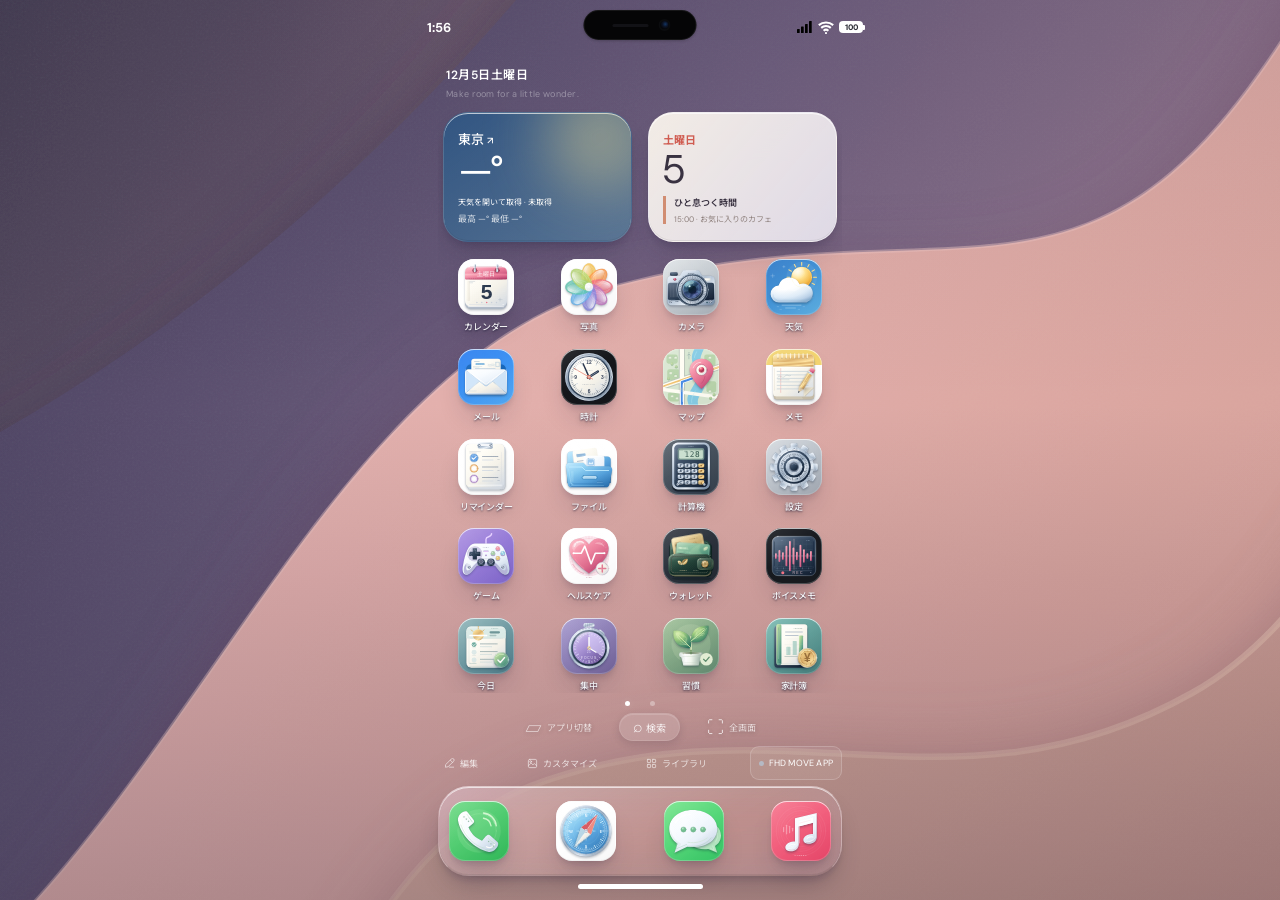
<file: index.html>
<!DOCTYPE html>
<html lang="ja" data-aura-version="4.7.4">
<head>
  <meta charset="UTF-8"><meta name="viewport" content="width=device-width, initial-scale=1, viewport-fit=cover, interactive-widget=resizes-content">
  <meta name="apple-mobile-web-app-capable" content="yes"><meta name="apple-mobile-web-app-title" content="aura"><meta name="apple-mobile-web-app-status-bar-style" content="black-translucent">
  <meta name="theme-color" content="#18191d"><meta name="description" content="手のひらに、もうひとつの世界。ブラウザで体験できる、精巧なスマートフォンシミュレーター。">
  <title>aura — 手のひらに、もうひとつの世界。</title>
  <link rel="preconnect" href="https://fonts.googleapis.com"><link rel="preconnect" href="https://fonts.gstatic.com" crossorigin>
  <link href="https://fonts.googleapis.com/css2?family=DM+Sans:wght@400;500;600;700&family=Noto+Sans+JP:wght@400;500;600;700;800&display=swap" rel="stylesheet">
  <link rel="stylesheet" href="css/style.css?v=4.7.2-health-records">
  <link rel="stylesheet" href="css/everyday.css?v=4.7.3-bugfix">
  <link rel="stylesheet" href="css/arcade.css?v=4.7.1-quiet-ui">
  <link rel="stylesheet" href="css/productivity.css?v=4.7.2-voice-studio">
  <link rel="stylesheet" href="css/icon-motion.css?v=4.7.1-quiet-ui">
  <link rel="stylesheet" href="css/everyday-plus.css?v=4.7.3-bugfix">
</head>
<body>
  <div class="ambient ambient-one"></div><div class="ambient ambient-two"></div>
  <header class="site-header"><a href="./" class="brand" aria-label="aura ホーム">aura<span class="brand-dot">.</span><span class="os-label">OS / 01</span></a><div class="edition"><span class="live-dot"></span> A LITTLE WORLD, ALL YOURS <span class="edition-number">2026 EDITION</span></div></header>
  <main class="experience-layout">
    <section class="intro-panel"><span class="eyebrow"><span class="tiny-line"></span> YOUR SECOND LITTLE WORLD</span><h1>手のひらに、<br>もうひとつの<br><span>世界。</span></h1><p>30アプリ。ひとつの場所に。</p><div class="intro-detail"><span class="detail-symbol">✳</span><div><strong>ブラウザで、すぐ。</strong><span>インストール不要</span></div></div><div class="desktop-actions"><button id="desktop-lock"><span>◉</span> ロック画面</button><button id="desktop-reset"><span>↺</span> ホーム</button></div></section>
    <section class="device-area" aria-label="スマートフォンシミュレーター">
      <div class="device" id="device"><div class="hardware-button mute"></div><div class="hardware-button volume-up"></div><div class="hardware-button volume-down"></div><button class="hardware-button power" id="power-button" aria-label="画面をロック"></button>
        <div class="phone-screen" id="phone-screen">
          <div class="wallpaper" id="wallpaper"></div>
          <header class="status-bar" id="status-bar"><button id="status-time" aria-label="通知センターを開く">9:41</button><button class="dynamic-island" id="dynamic-island" aria-label="再生中の音楽を開く"><span class="island-speaker"></span><span class="island-camera"></span><span class="island-playing"><i></i><i></i><i></i><i></i></span></button><button id="status-controls" class="status-controls" aria-label="コントロールセンターを開く"><svg width="16" height="12" viewBox="0 0 16 12"><rect x="0" y="8" width="2.7" height="4" rx=".6"/><rect x="4" y="5.5" width="2.7" height="6.5" rx=".6"/><rect x="8" y="3" width="2.7" height="9" rx=".6"/><rect x="12" width="2.7" height="12" rx=".6"/></svg><svg width="16" height="13" viewBox="0 0 20 16" fill="none"><path d="M1 5a14 14 0 0 1 18 0M4 8.5a9 9 0 0 1 12 0M7 12a4.5 4.5 0 0 1 6 0" stroke="currentColor" stroke-width="2.6"/><circle cx="10" cy="15" r="1.3" fill="currentColor"/></svg><span class="battery">100</span></button></header>
          <section class="home-screen" id="home-screen"><div class="home-main"><div class="home-greeting"><span id="home-date">9月6日 日曜日</span><span class="greeting-note"></span></div><div class="home-widgets"><button class="weather-widget" data-app="weather"><div class="widget-top"><span>東京 <span class="location-arrow">↗</span></span><span class="weather-sun">☀</span></div><strong>—°</strong><span>予報を見る</span><small>Open-Meteo</small></button><button class="calendar-widget" data-action="homeCalendar"><span class="calendar-day" id="widget-weekday">日曜日</span><strong id="widget-day">6</strong><div class="widget-event"><span>ひと息つく時間</span><small>15:00 – 16:00</small></div></button></div><div class="app-grid" id="app-grid"></div></div><nav class="home-tools" aria-label="ホーム操作"><button class="home-tool" data-action="recents" aria-label="最近使ったアプリ">▱<span>アプリ切替</span></button><button class="home-search" id="home-search"><span>⌕</span> 検索</button><button class="home-tool" data-action="fullscreen" aria-label="全画面表示">⛶<span>全画面</span></button></nav><div class="home-dock" id="home-dock"></div></section>
          <section class="app-screen" id="app-screen" aria-label="アプリ" hidden></section>
          <section class="lock-screen" id="lock-screen" hidden><div class="lock-top"><span class="lock-icon">▣</span><p id="lock-date"></p><h2 id="lock-time">9:41</h2><span class="lock-weather">予報を見る</span></div><div class="lock-notifications"><article><span class="notification-icon">✦</span><div><header>auraへようこそ <small>今</small></header><p>小さな世界を、あなたらしく。</p></div></article></div><button class="unlock-button" id="unlock-button"><span>⌃</span>スワイプで開く</button><div class="lock-shortcuts"><button id="lock-flashlight" aria-label="ライト">ϟ</button><button data-app="camera" aria-label="カメラ">▣</button></div></section>
          <section class="overlay" id="overlay" hidden></section>
          <div class="toast" id="toast" role="status"></div>
          <button class="home-indicator" id="home-indicator" aria-label="タップでホーム、上スワイプまたは長押しでアプリ切替"><span></span></button>
        </div>
      </div><div class="device-caption"><span class="live-dot"></span> LIVE IN YOUR BROWSER <span class="caption-divider">/</span> DESIGNED TO BE EXPLORED</div>
    </section>
    <aside class="side-panel"><span class="side-index">01 — THE EXPERIENCE</span><h2>ただ眺める、<br>だけじゃない。</h2><p>記録する。遊ぶ。つながる。</p><div class="feature-list"><div><span class="feature-icon">▦</span><p><strong>30のアプリ。</strong><small>毎日の道具</small></p></div><div><span class="feature-icon">◈</span><p><strong>8つのゲーム。</strong><small>パズルからアーケードまで</small></p></div><div><span class="feature-icon">↗</span><p><strong>端末内に保存。</strong><small>メモ・写真・設定</small></p></div></div><div class="quick-tip"><span>EXPLORER'S TIP</span><p>左上：通知<br>右上：コントロール</p><span class="tip-arrow">↖</span></div></aside>
  </main><footer class="site-footer"><span>A CONCEPT BY AURA STUDIO</span><span>Built for curiosity. Made to feel familiar.</span><button id="about-button">auraについて <span>↗</span></button></footer>
  <script src="js/core.js?v=4.7.4-bugsweep"></script><script src="js/apps.js?v=4.7.4-bugsweep"></script><script src="js/media.js?v=4.7.4-bugsweep"></script><script src="js/utilities.js?v=4.7.4-bugsweep"></script><script src="js/connected.js?v=4.7.4-bugsweep"></script><script src="js/handoffs.js?v=4.7.4-bugsweep"></script><script src="js/everyday.js?v=4.7.4-bugsweep"></script><script src="js/productivity.js?v=4.7.4-bugsweep"></script><script src="js/everyday-plus.js?v=4.7.4-bugsweep"></script><script src="js/reflections.js?v=4.7.1-quiet-ui"></script><script src="js/games.js?v=4.7.4-bugsweep"></script><script src="js/arcade.js?v=4.7.4-bugsweep"></script>
  <script src="js/icon-motion.js?v=4.7.1-quiet-ui"></script>
</body>
</html>
</file>
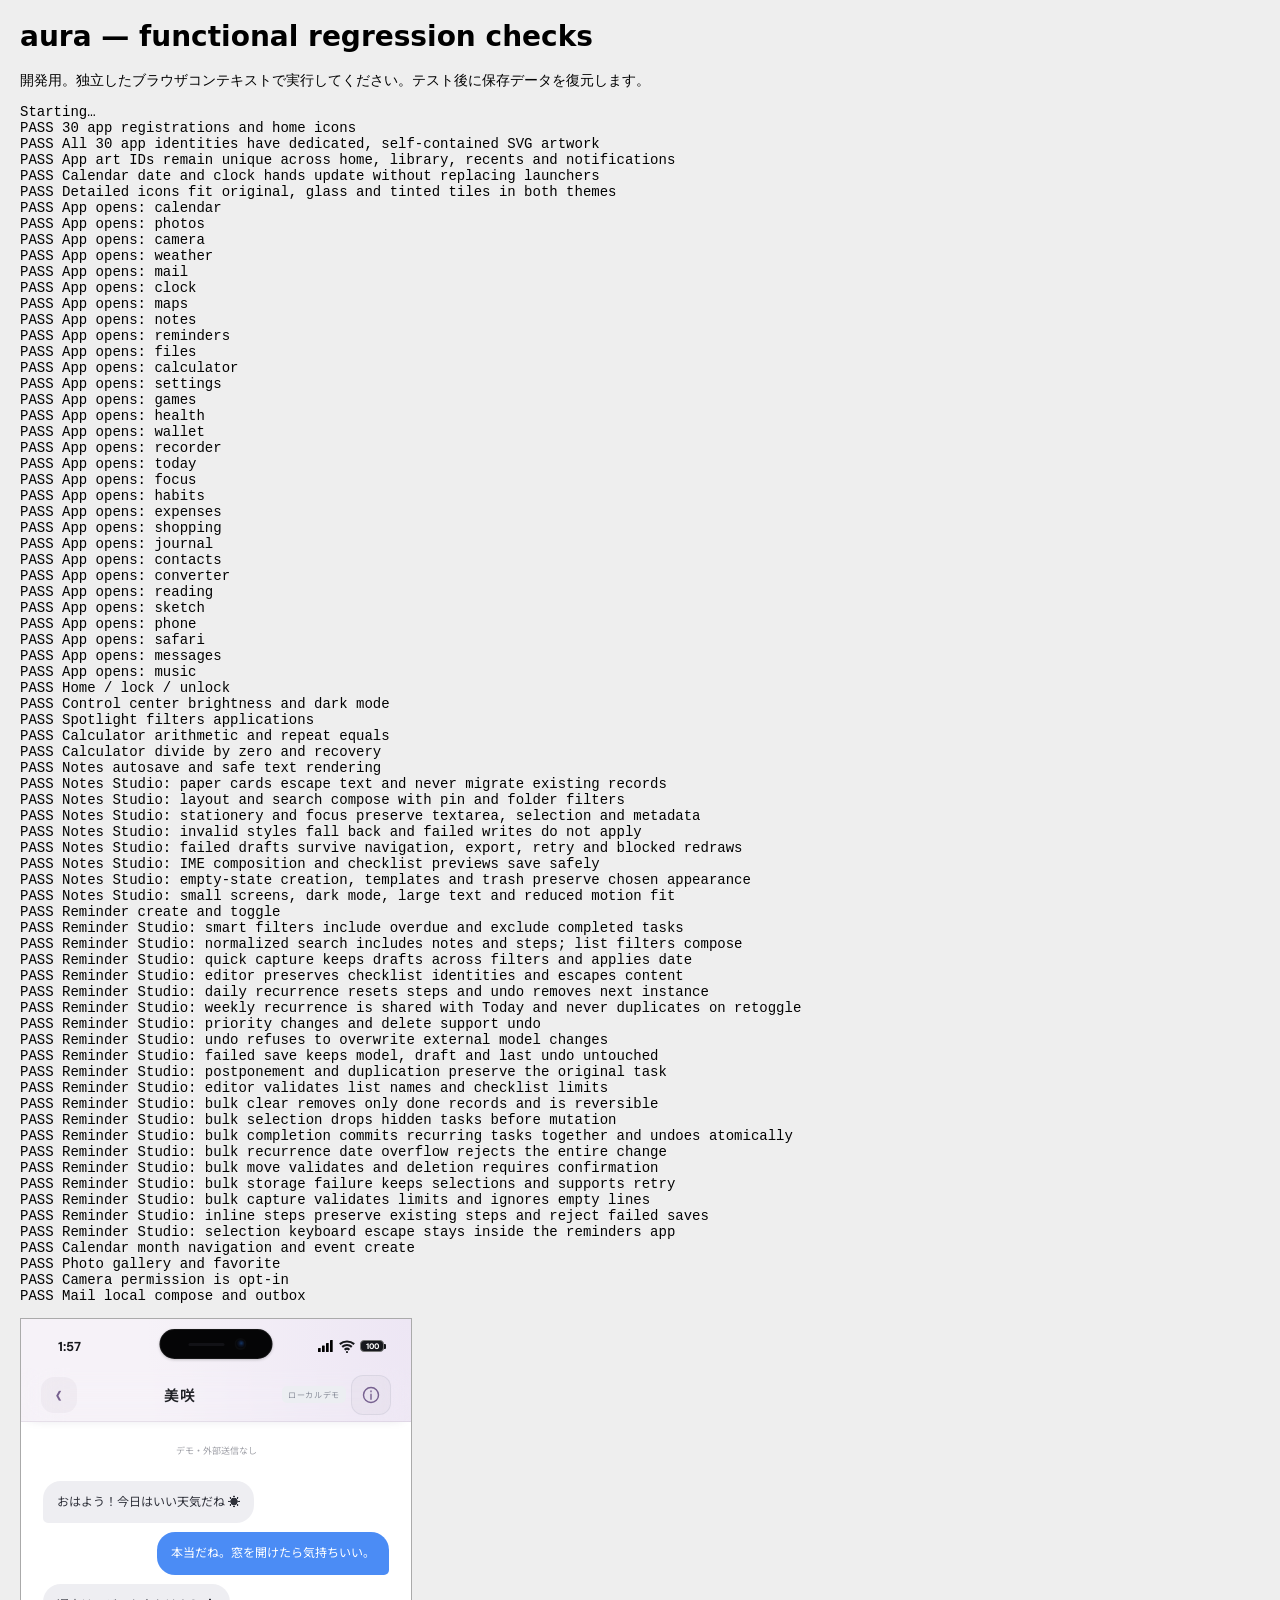
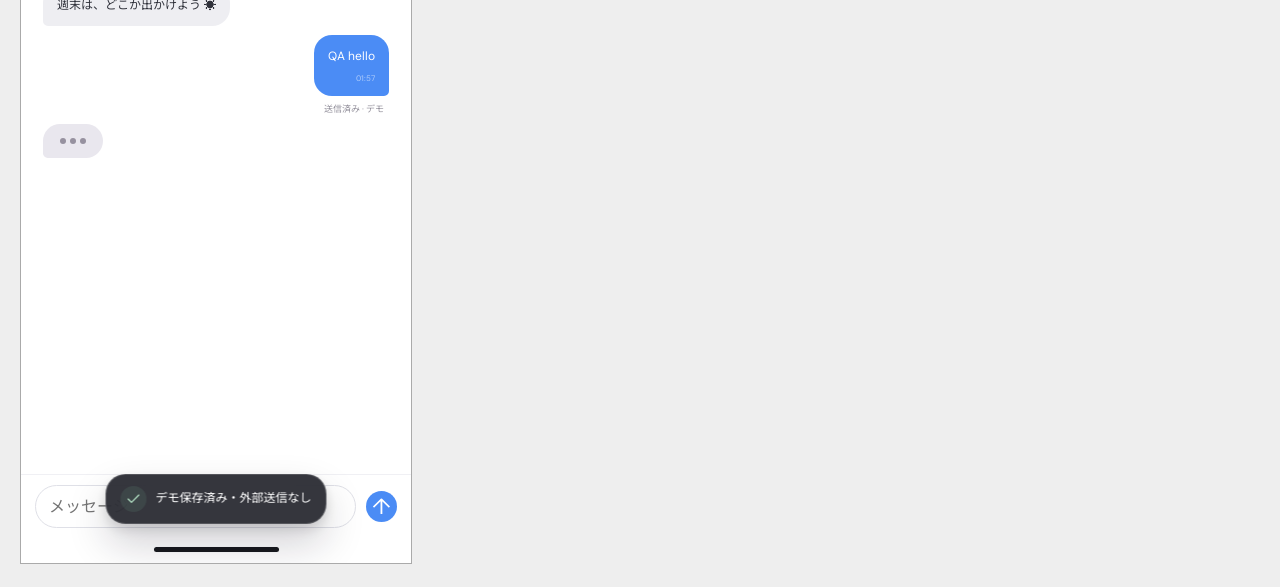
<file: tests/index.html>
<!doctype html><html lang="ja"><head><meta charset="utf-8"><title>aura regression checks</title><style>body{font:14px system-ui;background:#eee;margin:20px}iframe{width:390px;height:844px;border:1px solid #aaa}pre{white-space:pre-wrap}</style></head><body><h1>aura — functional regression checks</h1><p>開発用。独立したブラウザコンテキストで実行してください。テスト後に保存データを復元します。</p><pre id="results">Starting…</pre><iframe src="../index.html" id="app-frame" title="aura actual application"></iframe><script src="regression.js"></script></body></html>
</file>
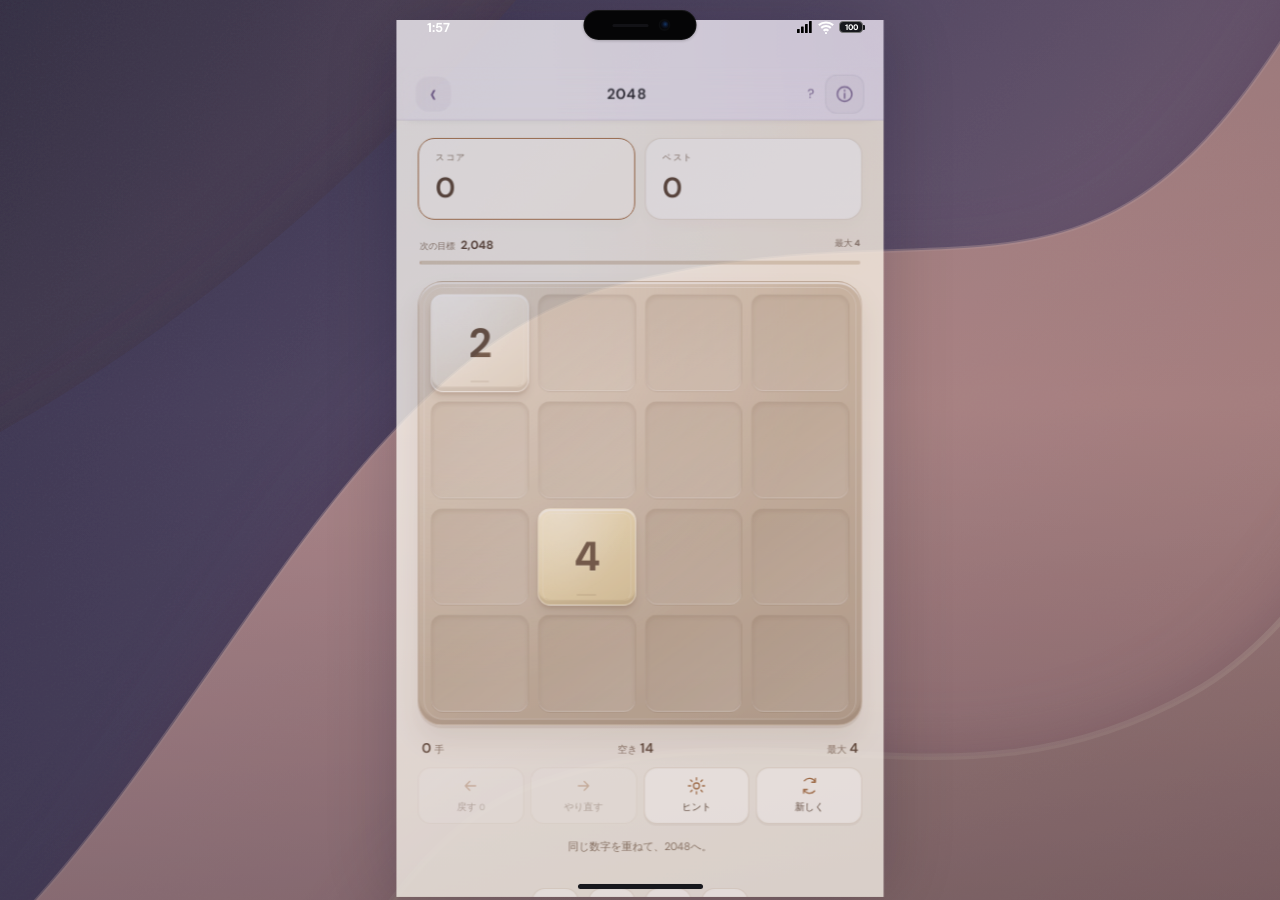
<file: launch/2048.html>
<!doctype html><html lang="ja"><head><meta charset="utf-8"><meta name="viewport" content="width=device-width,initial-scale=1,viewport-fit=cover"><meta http-equiv="refresh" content="0;url=../index.html#app=games&amp;view=2048"><title>aura — 2048を開く</title></head><body><a href="../index.html#app=games&amp;view=2048">2048を開く</a></body></html>
</file>
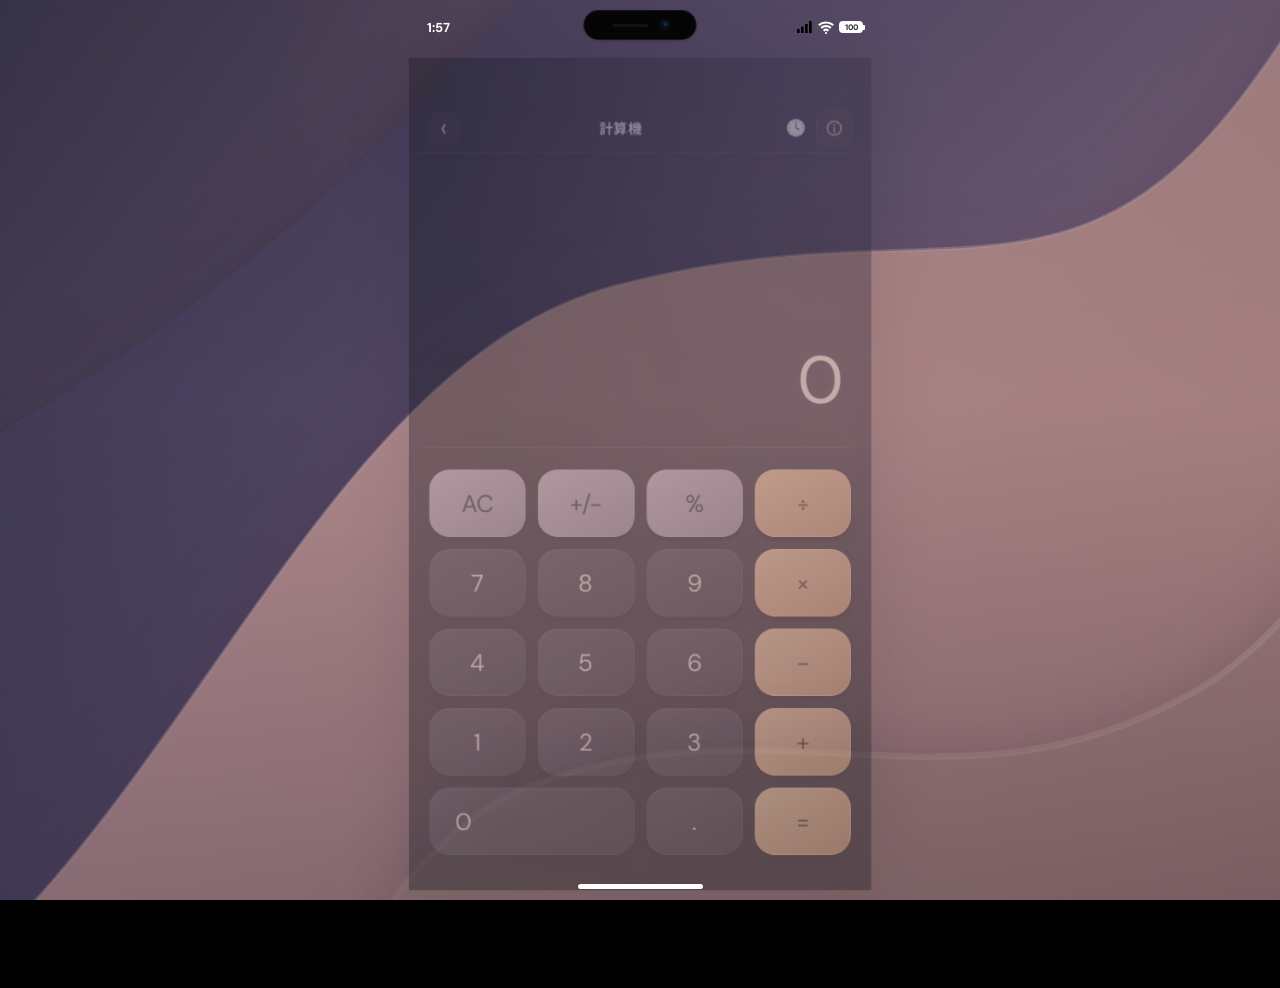
<file: launch/calculator.html>
<!doctype html><html lang="ja"><head><meta charset="utf-8"><meta name="viewport" content="width=device-width,initial-scale=1,viewport-fit=cover"><meta http-equiv="refresh" content="0;url=../index.html#app=calculator"><title>aura — 計算機を開く</title></head><body><a href="../index.html#app=calculator">計算機を開く</a></body></html>
</file>
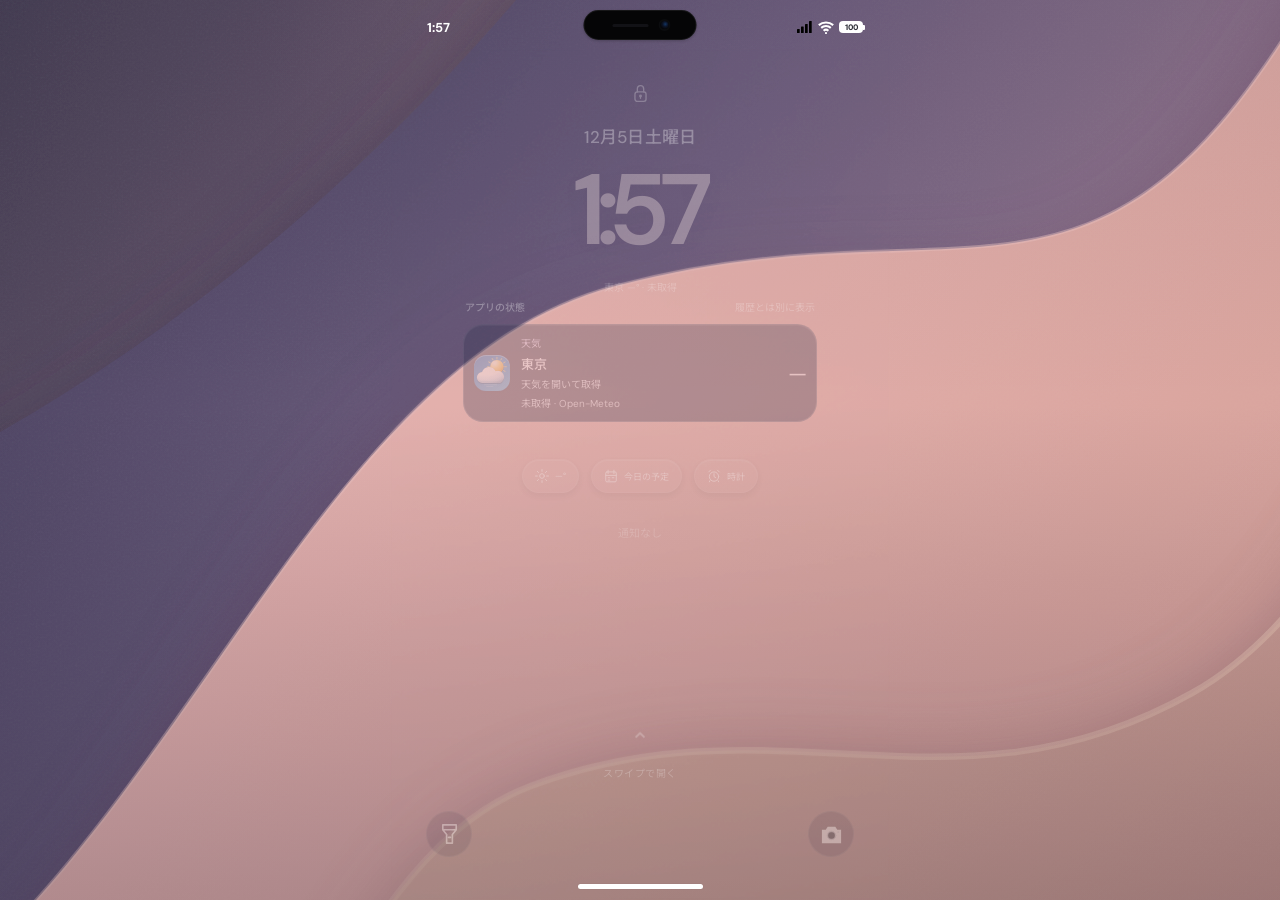
<file: launch/lock.html>
<!doctype html><html lang="ja"><head><meta charset="utf-8"><meta name="viewport" content="width=device-width,initial-scale=1,viewport-fit=cover"><meta http-equiv="refresh" content="0;url=../index.html#screen=lock"><title>aura — ロック画面を開く</title></head><body><a href="../index.html#screen=lock">ロック画面を開く</a></body></html>
</file>
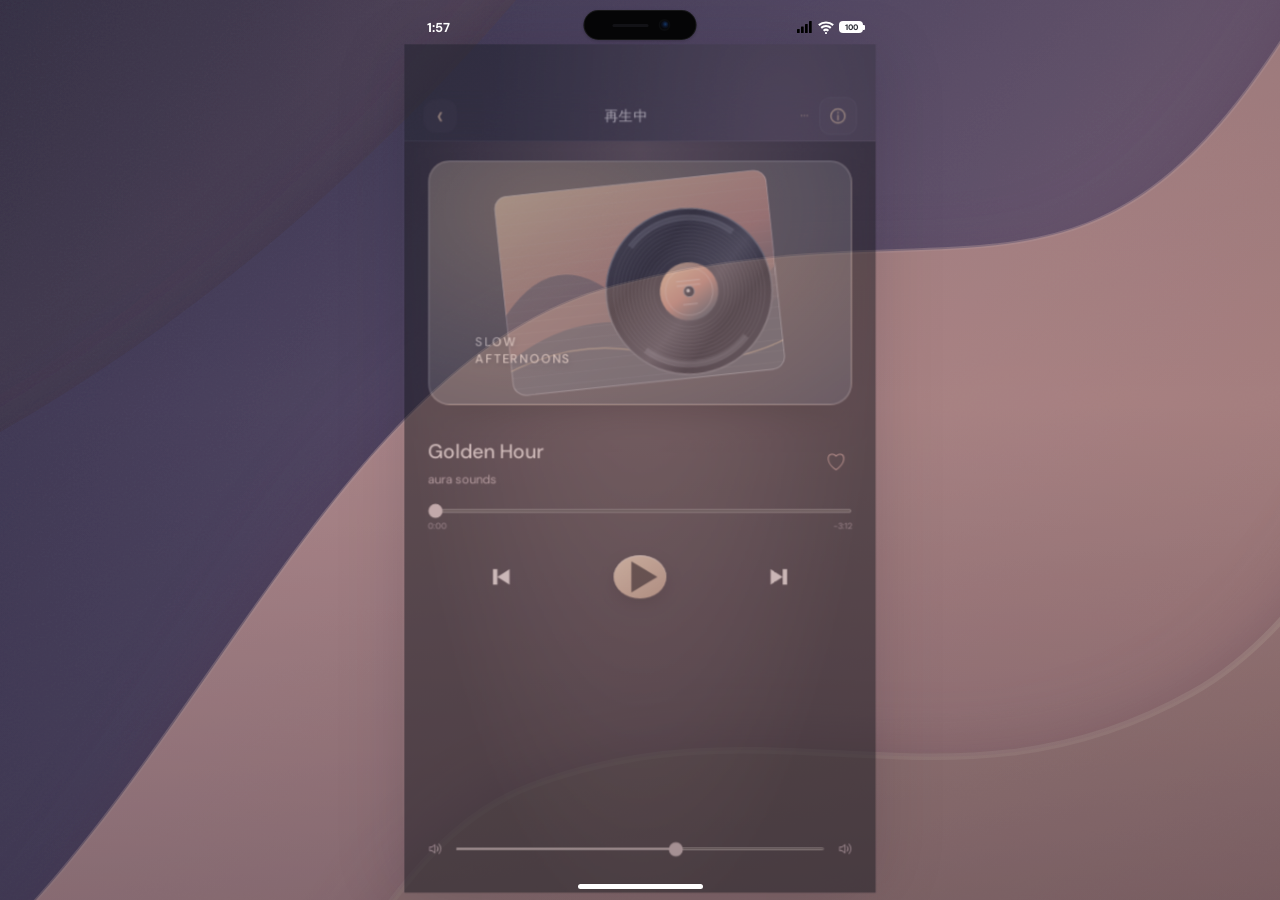
<file: launch/music.html>
<!doctype html><html lang="ja"><head><meta charset="utf-8"><meta name="viewport" content="width=device-width,initial-scale=1,viewport-fit=cover"><meta http-equiv="refresh" content="0;url=../index.html#app=music&amp;view=player"><title>aura — ミュージックを開く</title></head><body><a href="../index.html#app=music&amp;view=player">ミュージックを開く</a></body></html>
</file>
<file: css/style.css>
/* aura — an intimate, tactile little world */
:root{--ink:#202126;--muted:#96979d;--blue:#2879f4;--paper:#f5f5f8;--accent:#d8c3aa;--phone-height:790px;--phone-width:380px;--app-bg:#f4f4f8;font-family:'DM Sans','Noto Sans JP',sans-serif;font-synthesis:none;color-scheme:light}*{box-sizing:border-box}body{margin:0;background:#18191d;color:#eeedea;min-height:100svh;overflow-x:hidden}button,input,textarea,select{font:inherit}button{cursor:pointer;-webkit-tap-highlight-color:transparent}button,a,input,textarea{touch-action:manipulation}button{color:inherit;border:0;background:none}button:focus-visible,a:focus-visible{outline:3px solid #86b5ff;outline-offset:3px}button:active{filter:brightness(.91)}a{color:inherit;text-decoration:none}[hidden]{display:none!important}svg{display:block}button svg{pointer-events:none}.ambient{position:fixed;z-index:-1;pointer-events:none;border-radius:50%;filter:blur(100px);opacity:.13}.ambient-one{width:650px;height:650px;left:32%;top:15%;background:#bc7968}.ambient-two{width:420px;height:450px;left:-200px;bottom:-200px;background:#637c85}.site-header{height:110px;margin:0 5.3%;display:flex;align-items:center;justify-content:space-between;border-bottom:1px solid #ffffff0c}.brand{font-size:42px;letter-spacing:-3px;font-weight:600;display:flex;align-items:baseline}.brand-dot{color:#d0b7a0}.os-label{font-size:9px;color:#8e8e92;letter-spacing:2px;margin-left:21px;font-weight:400}.edition{font-size:9px;letter-spacing:2px;color:#b4b3b5;display:flex;align-items:center;gap:10px}.live-dot{width:5px;height:5px;background:#bed6bb;display:inline-block;border-radius:50%;box-shadow:0 0 9px #bad5b540}.edition-number{color:#6e6e75;border-left:1px solid #3c3b41;padding-left:18px;margin-left:14px}.experience-layout{display:grid;grid-template-columns:minmax(220px,1fr) 430px minmax(180px,.85fr);gap:4%;max-width:1440px;margin:auto;padding:48px 5.3% 22px;align-items:center}.intro-panel{padding-bottom:40px}.eyebrow{font-size:8px;letter-spacing:2.1px;color:#baa18d;display:flex;align-items:center;gap:10px;white-space:nowrap}.tiny-line{width:18px;height:1px;background:#baa18d}h1{font-size:clamp(34px,3.55vw,57px);line-height:1.62;font-weight:500;letter-spacing:.035em;margin:28px 0 20px}h1>span{color:#c8b39e}.intro-panel>p{font-size:11px;line-height:2.4;color:#99979a;letter-spacing:.035em}.intro-detail{display:flex;align-items:center;gap:12px;margin:44px 0 30px}.detail-symbol{font-size:31px;color:#c6b19f}.intro-detail strong{font-size:11px;font-weight:500;display:block;margin-bottom:9px}.intro-detail div>span{font-size:8px;color:#85838a}.desktop-actions{display:flex;gap:8px}.desktop-actions button{font-size:9px;border:1px solid #ffffff18;padding:11px 12px;border-radius:6px;color:#c2bfc2;transition:.2s}.desktop-actions button:hover{background:#ffffff09;border-color:#ffffff40}.desktop-actions button>span{margin-right:6px}.device-area{position:relative;display:flex;align-items:center;flex-direction:column}.device{width:var(--phone-width);height:var(--phone-height);position:relative;padding:9px;background:linear-gradient(115deg,#96938e,#343537 12%,#757673 30%,#262729 67%,#686867);border-radius:56px;box-shadow:0 0 0 1px #111,0 0 0 3px #5c5a57,0 0 0 4px #121315,0 32px 70px #0009,inset 0 0 0 2px #bcb7b144}.device:before{content:'';position:absolute;inset:4px;border:2px solid #07080a;border-radius:52px;pointer-events:none}.phone-screen{position:relative;background:#08090d;isolation:isolate;width:100%;height:100%;border-radius:47px;overflow:hidden;color:white;--brightness:1;filter:brightness(var(--brightness));transform:translateZ(0)}.hardware-button{position:absolute;width:3px;background:linear-gradient(90deg,#353638,#93928e);border-radius:2px;left:-5px}.mute{top:103px;height:25px}.volume-up{top:155px;height:47px}.volume-down{top:216px;height:47px}.power{top:183px;left:auto;right:-5px;height:77px;padding:0}.wallpaper{position:absolute;inset:0;background:#3d325e url('../images/wallpaper.svg') center/cover;transition:filter .5s,background .5s;z-index:-2}.wallpaper.ocean{filter:hue-rotate(100deg) saturate(.8)}.wallpaper.forest{filter:hue-rotate(225deg) saturate(.7)}.wallpaper.mono{filter:saturate(0)}.status-bar{height:54px;position:absolute;top:0;left:0;right:0;display:flex;align-items:center;justify-content:space-between;padding:6px 23px 0;z-index:50;color:white;transition:color .2s}.status-bar.dark{color:#16171b}.status-bar>button:first-child{font-size:13px;font-weight:700;padding:8px 0;min-width:43px}.dynamic-island{position:absolute!important;left:50%;transform:translateX(-50%);top:12px;width:105px;height:29px;border-radius:30px;background:#050506;display:flex;justify-content:center;align-items:center;gap:12px;box-shadow:inset 0 0 1px #ffffff20;transition:width .3s}.island-speaker{width:36px;height:3px;background:#121216;border-radius:3px}.island-camera{width:8px;height:8px;background:radial-gradient(circle at 60% 40%,#133462 0,#0b1325 38%,#06070b 70%);border-radius:50%;box-shadow:0 0 0 2px #0b0c0e}.status-controls{display:flex;gap:5px;align-items:center;padding:8px 0}.status-controls>svg:first-child{fill:currentColor;width:14px}.status-controls>svg:nth-child(2){width:13px}.battery{position:relative;background:currentColor;width:24px;height:12px;border:1px solid #ffffff55;border-radius:4px;color:white;font-size:0}.battery:before{content:'100';display:block;color:#303139;font-size:8px;line-height:10px;font-weight:800}.battery:after{content:'';position:absolute;right:-3px;top:3px;width:2px;height:5px;background:currentColor;border-radius:0 1px 1px 0}.dark .battery{background:#17181d;border-color:#777;color:#17181d}.dark .battery:before{color:white}.island-playing{display:none;gap:2px;align-items:center}.island-playing i{display:block;width:2px;height:11px;background:#bce7a0;border-radius:1px;animation:equalize .8s infinite alternate}.island-playing i:nth-child(2){animation-delay:-.2s;height:6px}.island-playing i:nth-child(3){animation-delay:-.5s;height:15px}.island-playing i:nth-child(4){animation-delay:-.7s;height:8px}.playing .dynamic-island{width:121px}.playing .island-playing{display:flex}.playing .island-speaker{width:20px}@keyframes equalize{to{height:3px}}.home-screen{position:absolute;inset:54px 0 23px;padding:13px 22px 0;display:flex;flex-direction:column;align-items:stretch;animation:homeIn .35s ease}.home-greeting{display:flex;flex-direction:column;gap:5px;margin:0 0 18px;padding-left:3px}.home-greeting>span:first-child{font-size:12px;font-weight:500;letter-spacing:.04em}.greeting-note{font-family:'DM Sans',sans-serif;font-size:9px;letter-spacing:.2px;color:#ffffff8c}.home-widgets{display:grid;grid-template-columns:1fr 1fr;gap:13px;height:145px;flex-shrink:0;margin-bottom:24px}.home-widgets>button{text-align:left;border-radius:23px;overflow:hidden;box-shadow:0 6px 14px #15122c16;padding:15px 15px 12px}.weather-widget{background:linear-gradient(145deg,#182f65e8,#487baaeb);color:#fff;backdrop-filter:blur(16px);border:1px solid #ffffff10!important}.widget-top{display:flex;align-items:center;justify-content:space-between;font-size:12px;font-weight:500}.location-arrow{font-size:10px}.weather-sun{font-size:24px;color:#ffd179;line-height:20px;text-shadow:0 0 12px #ffcb7940}.weather-widget>strong{display:block;font-size:43px;font-weight:400;letter-spacing:-3px;line-height:1.25}.weather-widget>span{display:block;font-size:7px;white-space:nowrap;margin-top:4px}.weather-widget>small{display:block;font-size:9px;margin-top:5px;opacity:.75}.calendar-widget{color:#1e2130;background:linear-gradient(130deg,#fff8f0f7,#ece3e3ed);border:1px solid #fff5!important}.calendar-day{display:block;color:#d05c51;font-size:10px;font-weight:700}.calendar-widget>strong{display:block;font-size:43px;font-weight:400;line-height:1.25;letter-spacing:-2px}.widget-event{border-left:2px solid #dc826c;margin-top:5px;padding-left:6px;display:flex;flex-direction:column;gap:4px}.widget-event>span{font-size:8px;font-weight:600}.widget-event>small{font-size:8px;color:#8e807d}.app-grid{display:grid;grid-template-columns:repeat(4,1fr);row-gap:18px;column-gap:13px}.app-launcher{display:flex;flex-direction:column;align-items:center;padding:0;gap:6px;position:relative;min-width:0;transition:transform .16s}.app-launcher:active{transform:scale(.88)}.app-icon{width:57px;height:57px;border-radius:14px;position:relative;display:flex;align-items:center;justify-content:center;box-shadow:0 3px 7px #0002,inset 0 0 0 .5px #ffffff35;overflow:hidden;flex-shrink:0}.app-icon>svg{width:34px;height:34px;filter:drop-shadow(0 1px 1px #0001)}.app-launcher>.app-name{font-size:9px;color:#fff;text-shadow:0 1px 5px #0005;white-space:nowrap;letter-spacing:.02em}.app-badge{position:absolute;right:0;top:-6px;min-width:19px;height:19px;border-radius:20px;background:#ff4545;color:#fff;display:grid;place-items:center;font-size:10px;border:1px solid #d3423c}.calendar-icon{background:#fff!important;color:#272b31;flex-direction:column}.calendar-icon small{color:#ef5557;font-size:10px;font-weight:700;margin-top:1px}.calendar-icon b{font-size:31px;font-weight:400;line-height:1.1}.clock-icon svg{width:49px;height:49px}.photos-icon svg{width:46px;height:46px}.camera-icon svg{color:#22272e;width:39px;height:39px}.settings-icon svg{width:43px;height:43px}.home-search{align-self:center;display:flex;align-items:center;gap:3px;background:#ffffff19;backdrop-filter:blur(12px);border:1px solid #ffffff09;border-radius:20px;padding:4px 11px;font-size:9px;margin:auto 0 13px;color:#fffd;min-height:23px}.home-search>span{font-size:16px;line-height:12px}.home-dock{display:flex;justify-content:space-between;background:linear-gradient(120deg,#ffe8e336,#fff2f126);border:1px solid #ffffff26;backdrop-filter:blur(25px);border-radius:28px;padding:13px 12px;margin:0 -8px;box-shadow:inset 0 1px 0 #ffffff1a,0 6px 18px #0001}.home-dock .app-icon{width:58px;height:58px}.home-dock .app-name{display:none}.home-dock .app-badge{right:-4px}.home-indicator{position:absolute;bottom:0;left:50%;transform:translateX(-50%);width:160px;height:23px;display:grid;place-items:center;z-index:100;padding:8px}.home-indicator>span{display:block;width:113px;height:4px;border-radius:10px;background:#fff;box-shadow:0 0 2px #0001}.in-app .home-indicator>span{background:#17181d}.in-app.app-dark .home-indicator>span,.locked .home-indicator>span,.overlay-open .home-indicator>span{background:#fff}.device-caption{margin-top:28px;display:flex;align-items:center;gap:8px;color:#969095;font-size:7px;letter-spacing:1.5px;white-space:nowrap}.device-caption .live-dot{width:4px;height:4px}.caption-divider{color:#504e54;margin:0 3px}.side-panel{padding-left:6px;padding-bottom:30px}.side-index{font-size:8px;letter-spacing:1.7px;color:#79777c}.side-panel h2{font-size:25px;font-weight:500;line-height:1.7;letter-spacing:.06em;margin-top:26px;margin-bottom:15px}.side-panel>p{font-size:10px;line-height:2.4;color:#929096}.feature-list{margin:33px 0}.feature-list>div{display:flex;align-items:center;gap:13px;margin:23px 0}.feature-icon{width:33px;height:33px;border:1px solid #ffffff16;border-radius:9px;color:#b7a592;display:grid;place-items:center;font-size:19px}.feature-list p{margin:0}.feature-list strong{font-size:10px;font-weight:500;display:block;line-height:1.6}.feature-list small{font-size:8px;color:#817e85;display:block;margin-top:6px}.quick-tip{border-top:1px solid #ffffff13;padding-top:24px;position:relative;max-width:245px}.quick-tip>span:first-child{font-size:8px;letter-spacing:1.6px;color:#b7a592}.quick-tip p{font-size:9px;line-height:2;color:#939096}.tip-arrow{position:absolute;right:8px;top:48px;font-size:24px;color:#a18b75}.site-footer{display:flex;align-items:center;justify-content:space-between;margin:0 5.3%;height:75px;border-top:1px solid #ffffff0c;color:#767279;font-size:8px;letter-spacing:1.3px}.site-footer>span:nth-child(2){letter-spacing:.4px}.site-footer button{font-size:9px;color:#a4a0a6;letter-spacing:.02em}.site-footer button span{margin-left:14px}.lock-screen{position:absolute;inset:54px 0 0;z-index:40;backdrop-filter:blur(1px);display:flex;flex-direction:column;align-items:center;animation:fadeIn .4s}.lock-top{text-align:center;margin-top:35px}.lock-icon{font-size:21px;opacity:.8}.lock-top p{font-size:16px;font-weight:500;margin:21px 0 0}.lock-top h2{font-family:'DM Sans',sans-serif;font-size:87px;font-weight:600;letter-spacing:-6px;line-height:1.2;margin:0 0 10px;color:#fff0e8}.lock-weather{font-size:12px;color:#fffd}.lock-notifications{margin:auto 18px 35px;width:calc(100% - 36px)}.lock-notifications article{border:1px solid #fff2;border-radius:22px;padding:17px;background:#e9dfe033;backdrop-filter:blur(25px);display:flex;gap:12px}.notification-icon{width:32px;height:32px;background:#efdbbd;color:#705e4f;border-radius:9px;display:grid;place-items:center}.lock-notifications article>div{flex:1}.lock-notifications header{font-size:11px;font-weight:600}.lock-notifications small{float:right;color:#ffffff80;font-size:9px}.lock-notifications p{font-size:11px;margin:7px 0 0}.unlock-button{font-size:11px;display:flex;flex-direction:column;gap:8px;align-items:center;margin-bottom:15px}.unlock-button>span{font-size:24px;animation:upPulse 2s infinite}.lock-shortcuts{display:flex;width:100%;justify-content:space-between;padding:0 36px 35px}.lock-shortcuts button{border-radius:50%;width:46px;height:46px;background:#0003;backdrop-filter:blur(10px);font-size:24px}.toast{position:absolute;bottom:39px;left:50%;transform:translate(-50%,15px);background:#24252deb;color:white;backdrop-filter:blur(20px);border:1px solid #fff2;box-shadow:0 8px 30px #0003;border-radius:15px;padding:11px 18px;max-width:90%;width:max-content;font-size:11px;line-height:1.6;opacity:0;transition:.25s;z-index:150;pointer-events:none;text-align:center}.toast.visible{opacity:1;transform:translate(-50%,0)}
/* App framework */
.app-screen{position:absolute;inset:0;background:var(--app-bg);color:var(--ink);z-index:20;padding-top:54px;display:flex;flex-direction:column;animation:appOpen .32s cubic-bezier(.2,.7,.2,1);transform-origin:50% 70%;overflow:hidden}.app-nav{height:47px;min-height:47px;display:flex;align-items:center;justify-content:space-between;padding:0 18px;gap:8px;position:relative}.app-nav h2{font-size:16px;margin:0;font-weight:600;flex:1;text-align:center;overflow:hidden;text-overflow:ellipsis;white-space:nowrap}.nav-action{color:var(--blue);font-size:13px;display:flex;align-items:center;gap:2px;min-width:36px;min-height:36px;padding:0}.nav-action:last-child{justify-content:flex-end}.nav-action svg{width:21px;height:21px}.nav-action .back-chevron{font-size:28px;font-weight:400;line-height:20px}.app-content{flex:1;min-height:0;overflow-y:auto;overscroll-behavior:contain;scrollbar-width:none;padding:0 19px 30px}.app-content::-webkit-scrollbar{display:none}.app-title{font-size:29px;letter-spacing:-1px;font-weight:800;margin:12px 0 16px}.app-subtitle{font-size:11px;color:#8e8e97;margin:-7px 0 20px;line-height:1.7}.section-label{font-size:10px;letter-spacing:.5px;font-weight:500;color:#898a93;margin:23px 5px 8px;text-transform:uppercase}.group-card{background:#fff;border-radius:13px;overflow:hidden;margin-bottom:16px}.list-row{display:flex;align-items:center;gap:12px;padding:13px 14px;min-height:49px;text-align:left;width:100%;position:relative;color:var(--ink)}.list-row+.list-row:before{content:'';height:.5px;background:#e8e8ed;position:absolute;top:0;left:15px;right:0}.row-main{flex:1;min-width:0}.row-main strong{font-size:13px;font-weight:500;display:block}.row-main small{display:block;font-size:10px;color:#94959d;margin-top:4px;line-height:1.5}.row-value{font-size:11px;color:#94959d}.chevron{color:#c4c4ca;font-size:20px}.row-icon{width:28px;height:28px;border-radius:7px;background:#e8efff;color:var(--blue);display:grid;place-items:center;font-size:17px;flex-shrink:0}.row-icon svg{width:18px;height:18px}.toggle{width:42px;height:25px;border-radius:30px;background:#dedee5;padding:2px;transition:.2s;flex-shrink:0}.toggle:after{content:'';display:block;width:21px;height:21px;background:white;box-shadow:0 1px 3px #0002;border-radius:50%;transition:.2s}.toggle.on{background:#35c969}.toggle.on:after{transform:translateX(17px)}.search-field{display:flex;align-items:center;background:#e7e7ed;border-radius:11px;padding:0 11px;gap:7px;margin-bottom:17px;min-height:37px;color:#919198}.search-field svg{width:16px;height:16px;flex-shrink:0}.search-field input{background:none;border:0;outline:none;width:100%;height:37px;font-size:13px;color:var(--ink);min-width:0}.search-field input::placeholder{color:#96969e}.app-tabs{display:flex;background:#fafafdE8;border-top:.5px solid #dddde4;min-height:67px;padding:8px 5px 23px;backdrop-filter:blur(20px);flex-shrink:0}.tab-button{flex:1;display:flex;align-items:center;flex-direction:column;gap:4px;padding:0;color:#92939c;font-size:8px}.tab-button svg{width:21px;height:21px}.tab-button.active{color:var(--blue)}.primary-button{background:var(--blue);color:#fff;border-radius:12px;min-height:43px;padding:11px 18px;font-size:13px;font-weight:500;display:flex;align-items:center;justify-content:center;gap:8px;width:100%}.primary-button svg{width:18px;height:18px}.secondary-button{color:var(--blue);background:#e7efff;border-radius:11px;padding:11px 16px;font-size:12px}.empty-state{text-align:center;padding:35px 16px;color:#92949d;font-size:12px;line-height:1.9}.empty-state svg{width:42px;height:42px;margin:0 auto 18px;color:#b8becb}.text-input{width:100%;padding:12px;border:1px solid #dedfe6;border-radius:10px;background:#fff;outline:none;font-size:13px;color:var(--ink)}.text-input:focus{border-color:var(--blue)}textarea.text-input{resize:vertical;min-height:120px}.form-label{display:block;font-size:11px;color:#8f919a;margin:16px 0 7px}.avatar{border-radius:50%;width:43px;height:43px;display:grid;place-items:center;color:white;font-weight:600;font-size:15px;flex-shrink:0;background:linear-gradient(135deg,#a6b7c9,#687d94)}.avatar.image-avatar{object-fit:cover}.demo-label{display:inline-block;font-size:8px;letter-spacing:.08em;background:#eceef2;color:#878b98;border-radius:5px;padding:3px 6px;font-weight:400;vertical-align:middle}.app-dark{--app-bg:#101115}.app-dark .app-screen{color:#fff}.app-dark .app-title{color:#fff}.app-dark .app-nav{color:#fff}.app-dark .app-tabs{background:#15151aeF;border-color:#ffffff10}.app-dark .app-subtitle{color:#a5a5b0}.app-dark .group-card{background:#24252c}.app-dark .list-row{color:white}.app-dark .list-row+.list-row:before{background:#ffffff12}.app-dark .row-main small{color:#a0a0ab}.app-dark .search-field{background:#282930}.app-dark .search-field input{color:#fff}
/* Overlay and control center */
.overlay{position:absolute;inset:0;z-index:70;background:#1d213ba8;backdrop-filter:blur(34px) saturate(1.5);padding:65px 22px 32px;color:white;overflow-y:auto;scrollbar-width:none;animation:overlayIn .25s ease}.overlay-heading{display:flex;align-items:center;justify-content:space-between;margin-bottom:22px}.overlay-heading h2{font-size:22px;font-weight:600;margin:0}.close-button{width:29px;height:29px;background:#ffffff1c;border-radius:50%;font-size:19px;display:grid;place-items:center;padding:0}.control-grid{display:grid;grid-template-columns:repeat(4,1fr);gap:12px}.control-connectivity{grid-column:span 2;background:#ffffff19;border-radius:24px;padding:13px;display:grid;grid-template-columns:1fr 1fr;gap:12px}.control-round{border-radius:50%;aspect-ratio:1;display:grid;place-items:center;background:#ffffff20}.control-round svg{width:23px;height:23px}.control-round.on{background:#287bf3}.control-round.orange.on{background:#ffa32a}.control-round.green.on{background:#38c875}.control-music{grid-column:span 2;background:#ffffff19;border-radius:24px;padding:17px 13px;text-align:center;display:flex;flex-direction:column;justify-content:space-between}.control-music strong{font-size:12px}.control-music small{font-size:9px;color:#ccc;margin:5px 0 10px}.control-music>div{display:flex;align-items:center;justify-content:space-around}.control-music button svg{width:21px;height:21px}.control-tile{grid-column:span 2;border-radius:18px;min-height:62px;background:#ffffff19;display:flex;align-items:center;justify-content:center;gap:10px;font-size:11px}.control-tile.on{background:#eee;color:#34303f}.control-tile svg{width:22px;height:22px}.control-slider{grid-column:span 2;background:#ffffff19;border-radius:22px;padding:20px 16px;display:flex;align-items:center;gap:10px}.control-slider svg{width:22px;height:22px;flex-shrink:0}.control-slider input{width:100%;accent-color:#fff;min-width:0}.control-single{background:#ffffff19;border-radius:18px;height:64px;display:grid;place-items:center}.control-single svg{width:25px;height:25px}.control-footer{font-size:9px;line-height:1.8;color:#fff8;text-align:center;margin-top:25px}.spotlight-input{display:flex;align-items:center;background:#ffffff20;border:1px solid #fff2;border-radius:14px;padding:0 13px;margin-bottom:23px;gap:9px}.spotlight-input svg{width:20px;height:20px}.spotlight-input input{border:0;background:none;outline:none;font-size:16px;color:white;min-width:0;width:100%;height:46px}.spotlight-input input::placeholder{color:#ffffff80}.spotlight-results{display:grid;grid-template-columns:repeat(4,1fr);gap:20px 12px}.spotlight-label{font-size:11px;opacity:.65;margin-bottom:18px}.modal-sheet{background:#fff;color:var(--ink);border-radius:24px;padding:22px;margin-top:70px;box-shadow:0 20px 70px #0004}.modal-sheet h3{font-size:19px;margin:0 0 10px}.modal-sheet p{font-size:12px;color:#83848b;line-height:1.9}.modal-actions{display:flex;gap:10px;margin-top:20px}.modal-actions>*{flex:1}.overlay.sheet-overlay{padding:40px 18px;background:#10111e80;backdrop-filter:blur(9px)}
/* Individual applications */
.calendar-month-head{display:flex;justify-content:space-between;align-items:center;margin:8px 0 20px}.calendar-month-head h3{font-size:23px;margin:0}.calendar-month-head button{font-size:23px;color:#ef605e;padding:4px 12px}.month-grid{display:grid;grid-template-columns:repeat(7,1fr);row-gap:8px;text-align:center}.weekday{font-size:10px;color:#95959d;margin-bottom:6px}.month-day{font-size:14px;width:34px;height:34px;border-radius:50%;justify-self:center;position:relative;display:grid;place-items:center;padding:0}.month-day.muted{color:#cdced4}.month-day.today{color:#ee5659}.month-day.selected{background:#ee5659;color:white}.month-day.has-event:after{content:'';width:4px;height:4px;border-radius:50%;background:#ef6565;position:absolute;bottom:0;left:15px}.calendar-agenda{margin-top:25px;padding-top:18px;border-top:1px solid #e2e2e9}.calendar-agenda h3{font-size:13px;margin:0 0 15px}.event-card{display:flex;gap:12px;padding:15px;background:#fff;border-radius:13px;margin:10px 0}.event-card .event-time{font-size:10px;line-height:1.8;color:#999;min-width:37px}.event-card .event-info{border-left:3px solid #d9987d;padding-left:10px;flex:1}.event-info strong{font-size:12px;font-weight:500}.event-info small{font-size:10px;display:block;color:#9c9698;margin-top:6px}.event-card button{color:#c9c5c5;font-size:17px}.photo-grid{display:grid;grid-template-columns:repeat(3,1fr);gap:3px;margin:0 -19px}.photo-tile{aspect-ratio:1;overflow:hidden;padding:0;background:#e5e5e8}.photo-tile img{width:100%;height:100%;object-fit:cover;transition:transform .3s}.photo-tile:hover img{transform:scale(1.08)}.photo-featured{height:175px;border-radius:17px;overflow:hidden;position:relative;margin-bottom:22px;padding:0;width:100%;text-align:left}.photo-featured img{width:100%;height:100%;object-fit:cover}.photo-featured:after{content:'';position:absolute;inset:0;background:linear-gradient(transparent,#0008)}.photo-featured>span{position:absolute;bottom:18px;left:18px;z-index:1;color:#fff;font-size:22px;font-weight:600;letter-spacing:.05em}.photo-featured small{display:block;font-size:9px;letter-spacing:2px;margin-bottom:6px}.photo-viewer{display:flex;align-items:center;justify-content:center;flex:1;overflow:hidden;background:#08090b}.photo-viewer img{width:100%;max-height:100%;object-fit:contain}.photo-toolbar{display:flex;justify-content:space-around;padding:17px 20px 35px;background:#08090b;color:#fff}.photo-toolbar button svg{width:22px;height:22px}.photo-toolbar button.liked{color:#ff6274}.camera-preview{flex:1;position:relative;background:#17191e;overflow:hidden;min-height:0;display:grid;place-items:center}.camera-preview video{position:absolute;inset:0;width:100%;height:100%;object-fit:cover}.camera-placeholder{text-align:center;padding:30px;z-index:2}.camera-placeholder svg{width:55px;height:55px;color:#7e8794;margin:0 auto 20px}.camera-placeholder h3{font-size:18px}.camera-placeholder p{font-size:11px;color:#89919d;line-height:1.9}.camera-placeholder .primary-button{font-size:11px;max-width:220px;margin:20px auto}.camera-grid{position:absolute;inset:0;pointer-events:none;background:linear-gradient(90deg,transparent 33%,#ffffff21 33%,#ffffff21 33.2%,transparent 33.2%,transparent 66.6%,#ffffff21 66.6%,#ffffff21 66.8%,transparent 66.8%),linear-gradient(transparent 33%,#ffffff21 33%,#ffffff21 33.2%,transparent 33.2%,transparent 66.6%,#ffffff21 66.6%,#ffffff21 66.8%,transparent 66.8%);z-index:1}.camera-bottom{background:#0b0c10;padding:19px 27px 35px}.camera-modes{display:flex;justify-content:center;gap:24px;margin-bottom:20px;font-size:11px;color:#898b92}.camera-modes .active{color:#ffd16c}.camera-actions{display:flex;align-items:center;justify-content:space-between}.shutter{width:68px;height:68px;border:3px solid white;border-radius:50%;position:relative}.shutter:after{content:'';position:absolute;inset:4px;background:#fff;border-radius:50%}.camera-small{width:40px;height:40px;display:grid;place-items:center;background:#ffffff15;border-radius:50%}.camera-small svg{width:23px;height:23px}.weather-app{background:linear-gradient(#437fa6,#6ba2c7 55%,#92b5cb)}.weather-app .app-nav{color:#fff}.weather-summary{text-align:center;padding:8px 0 22px;color:white}.weather-summary h2{font-size:27px;font-weight:400;margin:0}.weather-summary .big-temperature{font-size:85px;font-weight:400;letter-spacing:-5px;line-height:1.15}.weather-summary p{font-size:16px;margin:0 0 6px;color:#e0edf8}.weather-summary small{font-size:13px}.weather-card{background:#214c7038;backdrop-filter:blur(10px);border:1px solid #ffffff15;border-radius:16px;padding:13px;margin-bottom:14px;color:white}.weather-card h3{font-size:9px;font-weight:500;color:#d8e6f4b0;letter-spacing:.06em;margin:0 0 12px}.hourly-forecast{display:flex;justify-content:space-between}.hourly-forecast>div{text-align:center;display:flex;flex-direction:column;gap:10px;font-size:11px}.hourly-forecast .condition{font-size:22px;color:#ffdf92}.forecast-row{display:flex;gap:12px;align-items:center;font-size:12px;padding:11px 0;border-top:1px solid #fff2}.forecast-row>span:first-child{width:31px}.forecast-row .condition{font-size:19px;color:#ffe096;width:22px}.temp-range{flex:1;height:4px;border-radius:9px;background:linear-gradient(90deg,#9bcba7,#ffe06d,#ffa15f);margin:0 5px}.weather-stats{display:grid;grid-template-columns:1fr 1fr;gap:13px}.weather-stat strong{display:block;font-size:25px;font-weight:400;margin:12px 0}.weather-stat p{font-size:10px;margin-bottom:0}.inbox-row{display:flex;gap:10px;padding:17px 0;border-bottom:1px solid #e4e4ea;text-align:left;width:100%}.inbox-unread{width:7px;height:7px;background:#3387f8;border-radius:50%;margin-top:6px;flex-shrink:0}.inbox-unread.read{background:none}.inbox-body{flex:1;min-width:0}.inbox-body header{display:flex;align-items:center;justify-content:space-between}.inbox-body strong{font-size:13px}.inbox-body time{font-size:10px;color:#9899a2}.inbox-body h3{font-size:12px;font-weight:500;margin:5px 0}.inbox-body p{font-size:11px;color:#9899a2;line-height:1.6;margin:0;display:-webkit-box;-webkit-line-clamp:2;-webkit-box-orient:vertical;overflow:hidden}.mail-body{font-size:13px;line-height:2;color:#555a65;white-space:pre-wrap}.mail-detail-title{font-size:23px;line-height:1.5}.mail-sender{display:flex;align-items:center;gap:10px;border-bottom:1px solid #e1e2e7;padding:15px 0 22px;margin-bottom:25px}.mail-sender .row-main strong{font-size:12px}.notes-grid{display:grid;grid-template-columns:1fr 1fr;gap:12px}.note-card{padding:17px 14px;background:#fff;border-radius:14px;min-height:150px;text-align:left;display:flex;flex-direction:column;box-shadow:0 2px 5px #00002;border-top:3px solid #e8cf8f}.note-card h3{font-size:13px;line-height:1.5;margin:0 0 8px}.note-card p{font-size:10px;line-height:1.8;color:#8e8e96;margin:0;white-space:pre-line;display:-webkit-box;-webkit-line-clamp:4;-webkit-box-orient:vertical;overflow:hidden;word-break:break-word}.note-card small{font-size:9px;color:#b2ac9d;margin-top:auto;padding-top:13px}.note-title-input{font-size:24px;border:0;background:none;outline:none;width:100%;font-weight:600;margin:12px 0 18px;color:var(--ink)}.note-body-input{width:100%;height:calc(100% - 90px);min-height:300px;border:0;background:none;outline:none;resize:none;font-size:14px;line-height:2;color:#565966}.notes-footer{font-size:9px;text-align:center;color:#b2a67d;margin-top:20px}.reminder-progress{background:linear-gradient(130deg,#487ced,#728edc);border-radius:17px;padding:22px;color:#fff;margin-bottom:22px}.reminder-progress small{font-size:10px;opacity:.7}.reminder-progress strong{display:block;font-size:32px;font-weight:500;margin:5px 0}.progress-track{height:4px;background:#ffffff30;border-radius:4px;overflow:hidden;margin-top:12px}.progress-track>span{height:100%;background:#fff;display:block;transition:.3s}.reminder-row{display:flex;align-items:center;gap:12px;padding:15px 6px;border-bottom:1px solid #e2e2e8}.check-circle{width:23px;height:23px;flex-shrink:0;border:1.5px solid #c9cad2;border-radius:50%;padding:0;display:grid;place-items:center;color:#fff;font-size:13px}.check-circle.checked{background:#5283ea;border-color:#5283ea}.reminder-row>span{font-size:13px;flex:1}.reminder-row.done>span{text-decoration:line-through;color:#b2b4bd}.delete-small{color:#b5b5bf;font-size:17px;padding:3px}.add-inline{display:flex;gap:9px;margin-top:18px}.add-inline input{min-width:0;flex:1}.add-inline button{background:var(--blue);color:white;border-radius:10px;width:42px;font-size:23px}.calc-app{background:#090a0d;color:white}.calc-display{padding:25px 25px 16px;margin-top:auto;text-align:right}.calc-expression{font-size:17px;color:#767982;height:25px;white-space:nowrap;overflow:hidden;text-overflow:ellipsis}.calc-result{font-size:65px;font-weight:400;line-height:1.5;letter-spacing:-2px;overflow:hidden;text-overflow:ellipsis;white-space:nowrap}.calc-keypad{display:grid;grid-template-columns:repeat(4,1fr);gap:12px;padding:5px 20px 37px}.calc-key{height:66px;border-radius:50%;background:#2c2d32;font-size:27px;font-weight:400;display:grid;place-items:center;padding:0}.calc-key.operator{background:#efaa59;color:white;font-size:32px}.calc-key.utility{background:#a0a1a7;color:#121319;font-size:23px}.calc-key.zero{grid-column:span 2;border-radius:40px;justify-items:start;padding-left:27px}.calc-history{text-align:center;font-size:10px;color:#777b84;margin-top:15px}.profile-card{display:flex;align-items:center;gap:13px;padding:18px;background:#fff;border-radius:14px;margin-bottom:23px}.profile-card .avatar{width:54px;height:54px;background:linear-gradient(135deg,#c8b6a2,#9882a0);font-weight:400;font-size:23px}.profile-card h3{font-size:19px;margin:0 0 5px;font-weight:500}.profile-card p{font-size:10px;color:#96959d;margin:0}.wallpaper-options{display:grid;grid-template-columns:repeat(4,1fr);gap:10px;margin:20px 0}.wallpaper-option{height:125px;border-radius:13px;background:#333 url('../images/wallpaper.svg') center/cover;border:3px solid transparent;position:relative}.wallpaper-option.ocean{filter:hue-rotate(100deg)}.wallpaper-option.forest{filter:hue-rotate(225deg)}.wallpaper-option.mono{filter:saturate(0)}.wallpaper-option.active{border-color:#fff;box-shadow:0 0 0 2px var(--blue)}.setting-description{font-size:10px;color:#92939b;line-height:1.8;padding:0 5px}.dial-display{font-size:33px;letter-spacing:2px;min-height:77px;text-align:center;display:flex;align-items:center;justify-content:center;overflow:hidden;padding:10px;margin-top:15px}.dial-keypad{display:grid;grid-template-columns:repeat(3,1fr);gap:14px 24px;padding:8px 28px}.dial-key{width:72px;height:72px;border-radius:50%;background:#e8e8ed;justify-self:center;display:flex;flex-direction:column;align-items:center;justify-content:center;font-size:29px;font-weight:400;line-height:1.2}.dial-key small{font-size:8px;letter-spacing:2px;font-weight:600}.dial-actions{display:flex;justify-content:center;position:relative;margin:13px 0 15px}.call-button{width:66px;height:66px;border-radius:50%;background:#36c768;display:grid;place-items:center}.call-button svg{width:30px;height:30px;color:#fff}.dial-delete{position:absolute;right:41px;top:22px;color:#8c8e96}.dial-delete svg{width:24px;height:24px}.call-screen{height:100%;background:radial-gradient(ellipse at top,#556b77,#202b37 70%);color:#fff;display:flex;align-items:center;flex-direction:column;padding:40px 20px}.call-screen h2{font-size:27px;font-weight:400;margin-bottom:8px}.call-screen p{font-size:12px;color:#bcc9d1}.call-controls{display:grid;grid-template-columns:repeat(3,1fr);gap:25px;margin:auto 0 40px}.call-controls button{display:flex;align-items:center;flex-direction:column;gap:9px;font-size:10px}.call-controls button>span{border-radius:50%;background:#ffffff20;width:60px;height:60px;display:grid;place-items:center}.call-controls svg{width:24px;height:24px}.call-controls button.active>span{background:#fff;color:#273441}.call-end{background:#fa5159;margin-bottom:30px;transform:rotate(135deg)}.chat-row{display:flex;gap:12px;padding:16px 0;border-bottom:1px solid #e4e4ea;text-align:left;width:100%}.chat-row .avatar{width:47px;height:47px}.chat-preview{flex:1;min-width:0}.chat-preview header{display:flex;justify-content:space-between;font-size:13px;font-weight:600}.chat-preview time{font-size:10px;font-weight:400;color:#a0a0aa}.chat-preview p{font-size:11px;line-height:1.6;color:#9a9ca5;margin:6px 0 0;overflow:hidden;text-overflow:ellipsis;white-space:nowrap}.chat-area{padding:12px 16px 20px;background:#fff}.chat-date{text-align:center;font-size:9px;color:#a0a1a8;margin:4px 0 24px}.message-bubble{max-width:83%;width:fit-content;padding:11px 14px;background:#eeeef2;border-radius:18px 18px 18px 5px;font-size:12px;line-height:1.7;margin:9px 0;color:#30323b;white-space:pre-wrap;word-break:break-word}.message-bubble.sent{background:#4b8cf5;color:white;border-radius:18px 18px 5px 18px;margin-left:auto}.chat-composer{background:#fff;padding:10px 14px 30px;display:flex;align-items:center;gap:10px;border-top:1px solid #f0f0f4}.chat-composer input{flex:1;min-width:0;border:1px solid #dfe0e7;border-radius:23px;font-size:12px;padding:10px 13px;outline:none;color:#30323b}.chat-composer button{background:#4b8cf5;border-radius:50%;width:31px;height:31px;color:white;font-size:22px;padding:0}.browser-start{background:linear-gradient(#f4efeb,#f5f5f8);padding-top:13px}.browser-welcome{font-size:27px;font-weight:600;letter-spacing:-.8px;margin:14px 0 7px}.browser-favorites{display:grid;grid-template-columns:repeat(4,1fr);gap:17px 10px;margin:20px 0 26px}.browser-favorite{display:flex;flex-direction:column;align-items:center;gap:8px;font-size:9px;color:#7d7c83;padding:0}.favorite-tile{width:57px;height:57px;border-radius:14px;display:grid;place-items:center;font-size:27px;font-weight:600;box-shadow:0 3px 10px #00006}.browser-article{width:100%;text-align:left;padding:0;border-radius:16px;overflow:hidden;background:#fff;margin-bottom:16px}.browser-article img{width:100%;height:156px;object-fit:cover;display:block}.browser-article>div{padding:15px}.browser-article small{font-size:8px;letter-spacing:1.5px;color:#a19587}.browser-article h3{font-size:16px;font-weight:500;line-height:1.7;margin:6px 0}.browser-article p{font-size:10px;line-height:1.8;color:#96939a;margin:0}.browser-bottom{background:#f3f2f6;padding:8px 17px 25px;border-top:1px solid #e4e2e8}.browser-address{display:flex;align-items:center;gap:7px;background:#e6e4e9;border-radius:12px;padding:0 10px}.browser-address input{background:none;outline:none;border:0;min-width:0;flex:1;height:38px;text-align:center;font-size:11px;color:#53545d}.browser-address button{font-size:17px}.browser-toolbar{display:flex;justify-content:space-between;margin-top:11px;color:var(--blue)}.browser-toolbar svg{width:20px;height:20px}.reader-hero{width:calc(100% + 38px);height:230px;object-fit:cover;margin:0 -19px}.reader-body h1{font-size:24px;line-height:1.7;letter-spacing:0}.reader-body p{font-size:13px;line-height:2.2;color:#74737c}.reader-body small{font-size:9px;letter-spacing:1px;color:#a0907f}.music-app{background:#111215}.music-hero{background:linear-gradient(135deg,#665449,#302e39);border-radius:19px;padding:23px;position:relative;overflow:hidden;height:192px;margin-bottom:24px}.music-hero:before{content:'';width:210px;height:210px;position:absolute;border:1px solid #ffffff15;border-radius:50%;right:-40px;top:-33px;box-shadow:0 0 0 22px #ffffff04,0 0 0 44px #ffffff03,0 0 0 66px #ffffff02}.music-hero>small{font-size:8px;letter-spacing:2px;color:#dfbea4}.music-hero h3{font-size:28px;line-height:1.4;font-weight:500;letter-spacing:-.7px;margin:16px 0 8px;position:relative}.music-hero p{font-size:10px;color:#c5b9b7}.music-hero button{position:absolute;right:22px;bottom:21px;width:39px;height:39px;border-radius:50%;background:#fff;color:#453a3b;display:grid;place-items:center}.music-hero button svg{width:17px;height:17px}.album-grid{display:grid;grid-template-columns:1fr 1fr;gap:13px}.album-card{padding:0;text-align:left}.album-art{aspect-ratio:1;border-radius:13px;position:relative;overflow:hidden;display:flex;align-items:flex-end;padding:14px;color:#ffeddb;font-family:'DM Sans',sans-serif;font-size:18px;letter-spacing:1px;line-height:1.1}.album-art:before{content:'';position:absolute;width:120%;height:100%;top:-40%;left:20%;border-radius:50%;border:1px solid #fff3;box-shadow:0 0 0 13px #ffffff06,0 0 0 26px #ffffff05,0 0 0 39px #ffffff04}.album-art>span{z-index:1;font-weight:500}.album-art>small{position:absolute;top:15px;left:14px;font-size:7px;letter-spacing:2px}.art-dusk{background:radial-gradient(ellipse at 80% 100%,#e9ab82,transparent 65%),linear-gradient(150deg,#333c54,#866b7c)}.art-tide{background:radial-gradient(ellipse at 20% 110%,#9bc8c0,transparent 60%),linear-gradient(150deg,#263f48,#587c81)}.art-orbit{background:radial-gradient(ellipse at 85% 110%,#b896d1,transparent 70%),linear-gradient(150deg,#24243b,#63618d)}.album-card h3{font-size:12px;font-weight:500;margin:9px 0 4px}.album-card p{font-size:9px;color:#82838e;margin:0 0 13px}.track-row{display:flex;align-items:center;gap:12px;width:100%;padding:12px 0;text-align:left;border-bottom:1px solid #fff1}.track-row .album-art{width:43px;height:43px;border-radius:7px;padding:6px;font-size:8px}.track-row .album-art>small{display:none}.track-row>div:nth-child(2){flex:1}.track-row strong{font-size:12px;font-weight:500;display:block}.track-row small{font-size:9px;color:#858590;display:block;margin-top:5px}.track-row>span{font-size:10px;color:#83828e}.player-content{padding:30px 27px 24px;display:flex;flex-direction:column;min-height:0;flex:1;background:radial-gradient(ellipse at top,#594b50,#181820 75%)}.player-art{border-radius:15px;width:100%;aspect-ratio:1;max-height:300px;box-shadow:0 18px 35px #0004;font-size:41px;padding:30px}.player-art>small{font-size:10px;top:24px;left:28px}.player-info{display:flex;align-items:center;justify-content:space-between;margin-top:29px}.player-info h2{font-size:21px;margin:0 0 7px;font-weight:500}.player-info p{font-size:13px;color:#c0b1b5;margin:0}.player-info button{font-size:22px;color:#e2b0a6}.music-progress{width:100%;accent-color:#ded0cf;height:4px;margin:23px 0 8px}.progress-labels{display:flex;justify-content:space-between;font-size:9px;color:#a0919b}.player-controls{display:flex;align-items:center;justify-content:space-around;margin:17px 5px}.player-controls svg{width:28px;height:28px}.player-controls .main-play svg{width:44px;height:44px}.player-volume{display:flex;align-items:center;gap:12px;color:#aa9ca5;margin-top:auto}.player-volume svg{width:17px;height:17px}.player-volume input{width:100%;accent-color:#c5b6ba;height:3px}.music-mini{display:flex;gap:10px;align-items:center;background:#2a282deF;border-top:1px solid #ffffff10;padding:9px 15px;color:white}.music-mini .mini-art{width:35px;height:35px;border-radius:5px}.music-mini>button:first-of-type{flex:1;text-align:left;font-size:11px}.music-mini small{display:block;font-size:9px;color:#a9a0a5;margin-top:4px}.music-mini svg{width:22px;height:22px}.clock-world{display:flex;align-items:center;justify-content:space-between;border-bottom:1px solid #e2e2e8;padding:21px 0}.clock-world small{font-size:11px;color:#94959e}.clock-world h3{font-size:24px;font-weight:400;margin:5px 0 0}.clock-world>strong{font-size:42px;letter-spacing:-2px;font-weight:400}.stopwatch-display{text-align:center;font-size:61px;letter-spacing:-2px;font-variant-numeric:tabular-nums;margin:70px 0 48px;font-weight:400}.stopwatch-actions{display:flex;justify-content:space-between;padding:0 15px;margin-bottom:25px}.round-action{width:70px;height:70px;border-radius:50%;background:#e5e5eb;border:3px double #f4f4f8;font-size:12px}.round-action.start{background:#ddf0e1;color:#3e9b60}.round-action.stop{background:#f5dfdf;color:#d06061}.lap-row{display:flex;justify-content:space-between;padding:14px 3px;border-top:1px solid #e0e0e8;font-size:12px}.timer-picker{display:flex;align-items:center;justify-content:center;margin:54px 0 20px;font-size:14px;gap:10px}.timer-picker input{width:85px;background:#e8e8ef;border:0;border-radius:13px;padding:15px;text-align:center;font-size:30px;color:#272c37}.timer-ring{height:255px;width:255px;margin:18px auto 30px;border:4px solid #e9b267;border-radius:50%;display:flex;align-items:center;justify-content:center;font-size:53px;letter-spacing:-2px}.alarm-time{font-size:41px;font-weight:400;color:#282c35}.alarm-row{display:flex;align-items:center;justify-content:space-between;padding:20px 0;border-bottom:1px solid #e0e0e6}.alarm-row small{display:block;font-size:10px;color:#9697a0;margin-top:5px}.maps-app{padding-top:0}.map-canvas{position:absolute;inset:0;background:#e7ebdf;overflow:hidden;touch-action:none}.map-drawing{width:200%;height:150%;position:absolute;left:-50%;top:-25%;transform-origin:center;will-change:transform}.map-top{position:absolute;top:61px;left:15px;right:15px;display:flex;gap:9px;align-items:center;z-index:2}.map-top .search-field{margin:0;flex:1;min-width:0;background:#fffE;box-shadow:0 4px 20px #36473715;backdrop-filter:blur(15px)}.map-top>button{border-radius:50%;background:white;box-shadow:0 2px 8px #0001;width:36px;height:36px;color:#527195;font-size:21px}.map-zoom{position:absolute;right:14px;top:125px;display:flex;flex-direction:column;background:#fffe;border-radius:13px;overflow:hidden;box-shadow:0 3px 15px #0001}.map-zoom button{width:35px;height:38px;font-size:23px;color:#527195}.map-pin{position:absolute;left:50%;top:39%;transform:translate(-50%,-50%);background:#5488e8;border:4px solid white;border-radius:50%;width:22px;height:22px;box-shadow:0 0 0 17px #5988e81c,0 3px 8px #0002;pointer-events:none}.map-sheet{position:absolute;bottom:0;left:0;right:0;background:#fafaf9f5;backdrop-filter:blur(18px);border-radius:23px 23px 0 0;padding:11px 20px 35px;box-shadow:0 -8px 30px #37433316;max-height:48%;overflow-y:auto}.sheet-handle{width:32px;height:4px;background:#d4d4d9;border-radius:5px;margin:0 auto 18px}.map-sheet h2{font-size:21px;margin:0 0 5px}.map-sheet>p{font-size:10px;color:#93969d;line-height:1.7}.map-categories{display:flex;gap:9px;margin:18px 0}.map-categories button{border-radius:10px;padding:9px 11px;display:flex;gap:5px;align-items:center;background:#e9eced;font-size:10px;flex:1;justify-content:center}.map-categories button.active{background:#deebfe;color:#3775d4}.place-row{display:flex;align-items:center;gap:10px;padding:12px 0;border-top:1px solid #e5e6e8;text-align:left;width:100%}.place-row>span{width:37px;height:37px;border-radius:9px;display:grid;place-items:center;background:#ede1d4;font-size:19px}.place-row>div{flex:1}.place-row strong{font-size:12px;display:block;font-weight:500}.place-row small{font-size:9px;color:#999;margin-top:5px;display:block}.place-row>small{font-size:10px;color:#999}.health-hero{border-radius:19px;background:linear-gradient(140deg,#222532,#11131c);padding:22px;display:flex;align-items:center;justify-content:space-between;color:#fff;margin-bottom:20px}.activity-rings{width:130px;height:130px;position:relative;display:grid;place-items:center}.activity-rings svg{width:130px;height:130px;transform:rotate(-90deg)}.activity-rings>span{position:absolute;font-size:25px;color:#ff5b85}.activity-stat{margin:14px 0}.activity-stat small{display:block;font-size:10px;color:#afb0bd;margin-bottom:4px}.activity-stat strong{font-size:21px;font-weight:600;color:#fa5980}.activity-stat:nth-child(2) strong{color:#b8e744}.activity-stat:nth-child(3) strong{color:#68dbe6}.bar-chart{display:flex;align-items:flex-end;gap:13px;height:115px;padding:10px 5px 0;margin-top:15px}.bar-chart>div{flex:1;display:flex;flex-direction:column;justify-content:flex-end;align-items:center;height:100%;gap:9px;font-size:8px;color:#afb0b9}.bar-chart span{width:100%;border-radius:5px 5px 2px 2px;background:linear-gradient(#fc8394,#fa567b)}.health-card{background:#fff;border-radius:14px;padding:17px;margin-bottom:13px}.health-card h3{font-size:12px;color:#ed6683;margin:0 0 14px}.health-card strong{font-size:27px}.health-card small{font-size:11px;color:#9da1a8}.wallet-card{background:linear-gradient(135deg,#bdc8b4,#75968b 55%,#4e726c);border:1px solid #ffffffe0;border-radius:18px;padding:23px;color:white;aspect-ratio:1.6;box-shadow:0 13px 22px #2a453525;position:relative;overflow:hidden;margin:16px 0 30px}.wallet-card:after{content:'';width:230px;height:230px;position:absolute;right:-100px;top:-15px;border:1px solid #ffffff25;border-radius:50%;box-shadow:0 0 0 25px #ffffff04,0 0 0 50px #ffffff04}.wallet-card h3{font-size:20px;letter-spacing:1px;margin:0;font-weight:500}.wallet-card small{display:block;font-size:9px;letter-spacing:2px;margin-top:5px;opacity:.7}.wallet-card>strong{font-size:28px;position:absolute;bottom:25px;left:23px;font-weight:500}.wallet-card>span{position:absolute;bottom:27px;right:22px;font-size:10px;letter-spacing:2px}.wallet-actions{display:flex;gap:10px;margin-bottom:25px}.wallet-actions button{flex:1}.transaction-row{display:flex;align-items:center;justify-content:space-between;padding:15px 2px;border-bottom:1px solid #e3e3ea}.transaction-row strong{font-size:12px;font-weight:500}.transaction-row small{display:block;font-size:9px;color:#aaa;margin-top:6px}.transaction-row>span{font-size:13px}.recorder-wave{height:155px;display:flex;align-items:center;justify-content:center;gap:3px;margin:20px 0}.recorder-wave i{display:block;width:2px;height:4px;background:#ed5366;border-radius:2px;transition:height .2s}.recording .recorder-wave i{animation:wave .6s infinite alternate}.recorder-time{font-size:41px;text-align:center;letter-spacing:2px;font-variant-numeric:tabular-nums}.record-button{width:68px;height:68px;border:3px solid #ddd;border-radius:50%;position:relative;margin:26px auto;display:block}.record-button:after{content:'';position:absolute;inset:5px;background:#fa5661;border-radius:50%;transition:.2s}.recording .record-button:after{inset:18px;border-radius:4px}.recording-row{background:white;padding:15px;border-radius:13px;margin-bottom:12px;display:flex;align-items:center;gap:9px}.recording-row audio{width:100%;height:32px}.files-grid{display:grid;grid-template-columns:1fr 1fr;gap:13px}.file-tile{background:#fff;border-radius:15px;padding:21px 15px;text-align:left;position:relative}.file-tile>svg{width:53px;height:53px;color:#69adf6;margin-bottom:16px}.file-tile h3{font-size:12px;font-weight:500;margin:0 0 5px}.file-tile small{font-size:9px;color:#9b9da7}.file-tile .delete-small{position:absolute;right:7px;top:7px}.storage-card{background:#fff;border-radius:14px;padding:19px;margin-bottom:22px}.storage-card header{display:flex;justify-content:space-between;font-size:11px}.storage-card header small{font-size:10px;color:#999}.storage-bar{display:flex;height:6px;border-radius:8px;background:#eeeef4;margin:16px 0 10px;overflow:hidden}.storage-bar span:nth-child(1){background:#eab471;width:25%}.storage-bar span:nth-child(2){background:#8faadc;width:15%}.storage-bar span:nth-child(3){background:#bba2d2;width:10%}.storage-card p{font-size:9px;color:#a2a2aa;margin:0}.file-preview{font-size:12px;line-height:1.9;white-space:pre-wrap;word-break:break-all;padding:18px;background:white;border-radius:13px}.games-hero{background:linear-gradient(130deg,#c8c5ed,#dfd4e2);border-radius:20px;padding:24px;min-height:177px;color:#40394d;position:relative;overflow:hidden;margin-bottom:24px}.games-hero small{font-size:9px;letter-spacing:1.5px;color:#7f7090}.games-hero h2{font-size:26px;font-weight:600;line-height:1.5;margin:13px 0}.games-hero p{font-size:10px;color:#8b7a94}.games-hero .hero-block{position:absolute;right:-4px;top:38px;width:90px;height:90px;border-radius:19px;background:#faf1e6;color:#b19476;box-shadow:0 16px 30px #8e6c9230;transform:rotate(-16deg);display:grid;place-items:center;font-size:28px;font-weight:700;border:1px solid #fff8}.game-card{background:#fff;border-radius:16px;padding:15px;display:flex;align-items:center;gap:13px;margin-bottom:13px;width:100%;text-align:left}.game-cover{width:68px;height:68px;border-radius:14px;display:grid;place-items:center;flex-shrink:0;font-size:22px;font-weight:700}.game-cover.g2048{background:linear-gradient(135deg,#efe1bd,#dfc188);color:#967847}.game-cover.gsnake{background:#dce8d7;font-size:35px;color:#768f6c}.game-cover.gmemory{background:#e7e0f3;font-size:31px;color:#9987bb}.game-card strong{font-size:15px;font-weight:600}.game-card p{font-size:10px;color:#96949e;margin:6px 0}.game-card small{font-size:8px;color:#ada4b5}.game-card>span:last-child{margin-left:auto;font-size:22px;color:#ccc}.game-heading{display:flex;align-items:center;justify-content:space-between;margin:13px 0 19px}.game-heading h2{font-size:36px;color:#9c886c;margin:0;letter-spacing:-1px}.game-scores{display:flex;gap:7px}.score-badge{text-align:center;background:#d6cbbd;border-radius:8px;padding:6px 12px;color:white}.score-badge small{display:block;font-size:7px;letter-spacing:1px;margin-bottom:3px}.score-badge strong{font-size:17px}.game-instructions{font-size:11px;line-height:1.9;color:#9a8e80}.board-2048{display:grid;grid-template-columns:repeat(4,1fr);gap:9px;padding:9px;background:#bcb0a0;border-radius:13px;touch-action:none;margin:22px 0 19px;position:relative}.tile-2048{aspect-ratio:1;background:#cdc3b6;border-radius:7px;display:grid;place-items:center;font-size:29px;font-weight:700;color:#7f7263;transition:background .13s;animation:tileIn .15s ease}.tile-2048[data-value="2"]{background:#eee6d9}.tile-2048[data-value="4"]{background:#ece0bd}.tile-2048[data-value="8"]{background:#eeb587;color:white}.tile-2048[data-value="16"]{background:#ed9b72;color:white}.tile-2048[data-value="32"]{background:#e98169;color:white}.tile-2048[data-value="64"]{background:#e86853;color:white}.tile-2048[data-large="true"]{background:#dcc066;color:white;font-size:23px}.game-toolbar{display:flex;justify-content:space-between;gap:10px;margin:13px 0}.game-toolbar button{border-radius:10px;background:#a69580;color:white;padding:10px 13px;font-size:11px}.game-status{font-size:12px;text-align:center;min-height:25px;color:#a18764;line-height:1.8}.snake-board{width:100%;aspect-ratio:1;background:#e3ebdf;border-radius:13px;image-rendering:pixelated;display:block;border:8px solid #ccd8c4;touch-action:none}.direction-pad{display:grid;grid-template-columns:repeat(3,49px);grid-template-rows:repeat(2,43px);gap:7px;justify-content:center;margin:17px 0}.direction-pad button{background:#e4e8e0;border:1px solid #d4ddcf;border-radius:11px;font-size:23px;color:#7b9070}.direction-pad button:first-child{grid-column:2}.direction-pad button:nth-child(2){grid-column:1;grid-row:2}.direction-pad button:nth-child(3){grid-column:2;grid-row:2}.direction-pad button:nth-child(4){grid-column:3;grid-row:2}.memory-board{display:grid;grid-template-columns:repeat(4,1fr);gap:10px;margin:22px 0}.memory-card{aspect-ratio:.85;border-radius:11px;background:linear-gradient(135deg,#b3a4cf,#9483b4);color:#fff7;font-size:24px;display:grid;place-items:center;border:1px solid #ffffff50;transition:transform .25s,background .25s;box-shadow:0 3px 6px #64578310}.memory-card.flipped{background:#fff;color:#65576e;transform:rotateY(180deg)}.memory-card.flipped>span{transform:rotateY(180deg)}.memory-card.matched{background:#e5eada;color:#92a378;box-shadow:none}.memory-meta{display:flex;justify-content:space-between;font-size:12px;color:#9b8caa}.flashlight-screen{position:absolute;inset:0;background:#fff;z-index:140;display:flex;align-items:center;justify-content:center;color:#777}.flashlight-screen button{background:#eee;border-radius:20px;padding:12px 20px;font-size:12px}.about-hero{font-size:59px;font-weight:600;letter-spacing:-4px;color:#c6b39f;margin:12px 0}.about-copy{font-size:12px;line-height:2.2;color:#dbd3d5}.about-stats{display:flex;justify-content:space-around;margin:35px 0}.about-stats strong{display:block;font-size:27px;font-weight:400}.about-stats span{font-size:9px;color:#bcb4bb}.about-note{font-size:10px;line-height:2;color:#b3abb4}.screen-dark-mode{--app-bg:#17181d;--ink:#f0f0f3;--paper:#24252b}.screen-dark-mode .app-screen:not(.weather-app):not(.music-app):not(.maps-app):not(.calc-app){background:var(--app-bg);color:var(--ink)}.screen-dark-mode .group-card,.screen-dark-mode .profile-card,.screen-dark-mode .note-card,.screen-dark-mode .health-card,.screen-dark-mode .game-card,.screen-dark-mode .file-tile,.screen-dark-mode .storage-card,.screen-dark-mode .event-card{background:#27282f;color:#f0f0f3}.screen-dark-mode .list-row{color:#eee}.screen-dark-mode .list-row+.list-row:before{background:#ffffff15}.screen-dark-mode .search-field{background:#303138}.screen-dark-mode .app-tabs{background:#22232a;border-color:#333}.screen-dark-mode .chat-area,.screen-dark-mode .chat-composer{background:#17181d}.screen-dark-mode .text-input,.screen-dark-mode .chat-composer input{background:#27282f;color:#eee;border-color:#494951}.screen-dark-mode .note-body-input{color:#c6c6ce}.screen-dark-mode .in-app .home-indicator>span{background:#eee}@keyframes appOpen{from{opacity:0;transform:scale(.88) translateY(18px)}to{opacity:1;transform:none}}@keyframes homeIn{from{opacity:0;transform:scale(1.04)}to{opacity:1;transform:none}}@keyframes fadeIn{from{opacity:0}to{opacity:1}}@keyframes overlayIn{from{opacity:0;transform:translateY(-15px)}to{opacity:1;transform:none}}@keyframes tileIn{from{transform:scale(.9)}to{transform:scale(1)}}@keyframes upPulse{50%{transform:translateY(-5px);opacity:.5}}@keyframes wave{to{transform:scaleY(2.3)}}
@media(min-width:1500px){:root{--phone-height:830px;--phone-width:400px}.experience-layout{padding-top:60px;padding-bottom:40px;gap:6%;grid-template-columns:1fr 440px .85fr}.home-screen{padding-top:17px}.home-widgets{height:154px;margin-bottom:27px}.app-grid{row-gap:22px}.app-icon{width:61px;height:61px}.home-dock{padding:14px}.home-dock .app-icon{width:62px;height:62px}}
@media(min-width:761px) and (max-height:950px){:root{--phone-height:710px;--phone-width:348px}.site-header{height:83px}.experience-layout{padding-top:33px;padding-bottom:24px;grid-template-columns:minmax(190px,1fr) 375px minmax(170px,.85fr);gap:3%}.device{border-radius:50px;padding:8px}.device:before{border-radius:47px}.phone-screen{border-radius:42px}.home-screen{padding:9px 19px 0;inset:52px 0 21px}.home-greeting{margin-bottom:14px;gap:4px}.home-widgets{height:129px;margin-bottom:20px;gap:12px}.home-widgets>button{padding:12px 13px;border-radius:21px}.weather-widget>strong,.calendar-widget>strong{font-size:38px}.weather-widget>span{font-size:6.5px}.app-grid{row-gap:14px;column-gap:12px}.app-icon{width:52px;height:52px;border-radius:13px}.app-icon>svg{width:32px;height:32px}.photos-icon>svg{width:43px;height:43px}.clock-icon>svg{width:45px;height:45px}.settings-icon>svg{width:39px;height:39px}.app-launcher{gap:5px}.app-launcher>.app-name{font-size:8px}.home-dock{border-radius:25px;padding:11px}.home-dock .app-icon{width:53px;height:53px}.home-search{margin-bottom:11px;padding:3px 10px;min-height:22px}.home-indicator{height:21px}.device-caption{margin-top:24px;font-size:6px}.site-footer{height:61px}.intro-panel{padding-bottom:20px}.intro-detail{margin-top:35px}.side-panel{padding-bottom:10px}.side-panel h2{font-size:23px}.calc-key{height:59px}.calc-keypad{gap:10px;padding:5px 17px 30px}.dial-key{width:66px;height:66px}.dial-keypad{gap:10px 18px;padding:5px 25px}.dial-display{margin-top:3px;min-height:69px}.player-content{padding:20px 25px}.player-info{margin-top:25px}.player-art{max-height:260px}.player-controls{margin:16px 5px}.memory-board{gap:9px}}
@media(min-width:761px) and (max-width:1100px){.side-panel{display:none}.experience-layout{grid-template-columns:1fr 400px;gap:4%;max-width:900px;padding-left:7%;padding-right:7%}.intro-panel{max-width:280px}h1{font-size:44px}.edition-number{display:none}}
@media all{body{background:#000;overflow:hidden;height:100dvh;min-height:0}.site-header,.site-footer,.intro-panel,.side-panel,.device-caption,.ambient{display:none}.experience-layout{display:block;padding:0;margin:0;max-width:none;height:100dvh}.device-area{width:100%;height:100%}.device{width:100%;height:100%;padding:0;border-radius:0;background:#000;box-shadow:none}.device:before,.hardware-button{display:none}.phone-screen{width:100%;height:100%;border-radius:0}.status-bar{top:env(safe-area-inset-top,0px);height:49px;padding:5px 27px 0}.dynamic-island{top:10px;width:113px;height:30px}.home-screen{inset:calc(49px + env(safe-area-inset-top,0px)) 0 calc(24px + env(safe-area-inset-bottom,0px));padding:23px 27px 0;max-width:460px;margin:0 auto}.home-greeting{margin-bottom:23px;gap:7px}.home-greeting>span:first-child{font-size:13px}.greeting-note{font-size:10px}.home-widgets{height:155px;gap:16px;margin-bottom:29px}.home-widgets>button{padding:16px;border-radius:23px}.widget-top{font-size:13px}.weather-widget>strong,.calendar-widget>strong{font-size:47px}.weather-widget>span{font-size:7px}.weather-widget>small{font-size:10px}.calendar-day{font-size:11px}.widget-event>span,.widget-event>small{font-size:9px}.app-grid{row-gap:23px;column-gap:16px}.app-icon{width:61px;height:61px;border-radius:15px}.app-icon>svg{width:36px;height:36px}.photos-icon>svg{width:49px;height:49px}.clock-icon>svg{width:52px;height:52px}.settings-icon>svg{width:45px;height:45px}.app-launcher>.app-name{font-size:10px}.app-launcher{gap:7px}.home-dock{padding:15px 13px;margin:0 -10px;border-radius:29px}.home-dock .app-icon{width:62px;height:62px}.home-search{margin-bottom:18px;font-size:10px;padding:5px 12px}.home-indicator{bottom:env(safe-area-inset-bottom,0px);height:24px;width:180px}.home-indicator>span{width:125px;height:5px}.app-screen{padding-top:calc(49px + env(safe-area-inset-top,0px))}.app-content{padding-left:22px;padding-right:22px}.app-tabs{padding-bottom:calc(28px + env(safe-area-inset-bottom,0px));min-height:75px}.app-nav{height:51px;min-height:51px;padding:0 20px}.app-title{font-size:32px}.app-launcher:active{transform:scale(.92)}.app-content{padding-bottom:40px}.list-row{min-height:55px;padding:15px}.row-main strong{font-size:14px}.row-main small{font-size:11px}.row-value{font-size:12px}.lock-screen{top:calc(49px + env(safe-area-inset-top,0px))}.lock-top{margin-top:45px}.lock-top h2{font-size:99px}.lock-shortcuts{padding-bottom:calc(43px + env(safe-area-inset-bottom,0px))}.overlay{padding-top:calc(70px + env(safe-area-inset-top,0px));padding-bottom:calc(35px + env(safe-area-inset-bottom,0px))}.spotlight-results{gap:24px 16px}.camera-bottom,.photo-toolbar,.browser-bottom,.chat-composer{padding-bottom:calc(35px + env(safe-area-inset-bottom,0px))}.maps-app{padding-top:0}.map-top{top:calc(61px + env(safe-area-inset-top,0px))}.map-sheet{padding-bottom:calc(38px + env(safe-area-inset-bottom,0px))}.calc-keypad{padding:5px 22px calc(38px + env(safe-area-inset-bottom,0px));gap:13px}.calc-key{height:73px}.calc-result{font-size:78px}.dial-keypad{gap:17px 24px;padding:8px 30px}.dial-key{height:77px;width:77px}.dial-display{margin-top:25px}.dial-actions{margin:20px 0}.call-button{width:72px;height:72px}.player-content{padding-bottom:calc(38px + env(safe-area-inset-bottom,0px))}.player-info{margin-top:35px}.player-controls{margin:25px 5px}.photo-grid{margin:0 -22px}.reader-hero{width:calc(100% + 44px);margin:0 -22px}.screen-dark-mode .status-bar{color:#fff}}
@media(max-height:780px){.home-screen{padding:14px 25px 0}.home-greeting{margin-bottom:17px;gap:5px}.home-widgets{height:139px;margin-bottom:22px}.home-widgets>button{padding:13px 14px}.weather-widget>strong,.calendar-widget>strong{font-size:40px}.app-grid{row-gap:16px}.app-icon{width:56px;height:56px;border-radius:14px}.home-dock{padding:12px}.home-dock .app-icon{width:57px;height:57px}.home-search{margin-bottom:12px}.app-launcher>.app-name{font-size:9px}.app-launcher{gap:5px}.dial-display{margin-top:3px}.dial-key{height:66px;width:66px}.dial-keypad{gap:12px 20px}.dial-actions{margin:12px 0}.calc-key{height:63px}.player-content{padding-top:20px}.player-art{max-height:265px}.player-info{margin-top:23px}.player-controls{margin:16px 5px}.home-greeting>span:first-child{font-size:12px}}
@media(max-height:675px){.home-screen{padding-top:6px}.home-greeting{margin-bottom:11px}.greeting-note{display:none}.home-widgets{height:122px;margin-bottom:17px}.home-widgets>button{padding:10px 13px;border-radius:18px}.weather-widget>strong,.calendar-widget>strong{font-size:35px}.app-grid{row-gap:12px}.app-icon{width:50px;height:50px;border-radius:12px}.app-icon>svg{width:31px;height:31px}.photos-icon>svg{width:42px;height:42px}.clock-icon>svg{width:43px;height:43px}.settings-icon>svg{width:38px;height:38px}.home-dock{padding:10px 13px;border-radius:24px}.home-dock .app-icon{width:51px;height:51px}.home-search{margin:10px 0 10px;padding:3px 10px}.home-greeting>span:first-child{font-size:11px}.calc-key{height:54px}.calc-keypad{gap:9px}.dial-key{height:57px;width:57px}.dial-keypad{gap:9px}.dial-display{min-height:51px;font-size:28px}.call-button{width:59px;height:59px}.player-art{max-height:210px;width:210px;align-self:center}.player-info{margin-top:20px}.music-progress{margin-top:20px}.player-controls{margin:12px 5px}.lock-top{margin-top:20px}.lock-top h2{font-size:81px}.home-widgets .weather-widget>span{font-size:6px}}
@media(prefers-reduced-motion:reduce){*,*:before,*:after{animation:none!important;transition:none!important;scroll-behavior:auto!important}}

/* The simulator is the page, at every viewport width (including desktop-site mode). */
html,body{width:100%;height:100%;overscroll-behavior:none}
.experience-layout{position:fixed;inset:0;height:100%;height:100dvh}
.home-screen{padding-left:max(20px,env(safe-area-inset-left));padding-right:max(20px,env(safe-area-inset-right));max-width:480px}
.home-main{flex:1;min-height:0;overflow-y:auto;overscroll-behavior:contain;scrollbar-width:none;padding:5px 5px 8px}
.home-main::-webkit-scrollbar{display:none}
.home-tools{display:flex;align-items:center;justify-content:center;gap:18px;flex-shrink:0;padding:4px 0 7px;min-height:48px}
.home-tools .home-search{margin:0;min-height:36px;padding:7px 14px;font-size:11px}
.home-tool{display:flex;align-items:center;gap:5px;min-height:40px;font-size:20px;color:#fff;text-shadow:0 1px 5px #0005;padding:0 5px}
.home-tool span{font-size:10px}
.home-dock{flex-shrink:0;margin:0;border-radius:28px}
.widget-event>span{overflow:hidden;text-overflow:ellipsis;white-space:nowrap;max-width:100%}
.home-widgets>button{min-width:0}
.weather-widget>span{font-size:9px!important}
.greeting-note{white-space:nowrap;overflow:hidden;text-overflow:ellipsis}
.home-indicator{touch-action:none;height:28px}
.overlay{padding-left:max(22px,env(safe-area-inset-left));padding-right:max(22px,env(safe-area-inset-right))}
.overlay-heading .close-button{width:40px;height:40px}
.switcher-copy{font-size:12px;line-height:1.8;color:#fffb;margin:0 0 22px}
.recent-list{display:grid;grid-template-columns:1fr 1fr;gap:14px;margin:0 0 24px}
.recent-card{position:relative;border:1px solid #ffffff30;border-radius:24px;background:linear-gradient(145deg,#ffffff24,#ffffff0a);overflow:hidden}
.recent-open{display:flex;flex-direction:column;align-items:flex-start;text-align:left;gap:13px;padding:22px 16px;width:100%;min-height:174px}
.recent-open strong{font-size:14px;font-weight:500}
.recent-open small{font-size:10px;opacity:.6}
.recent-remove{position:absolute;right:4px;top:4px;width:40px;height:40px;font-size:23px;color:#fffb}
.switcher-empty{padding:65px 15px;text-align:center;line-height:2;color:#fffb;font-size:13px}
.switcher-empty svg{width:42px;height:42px;margin:0 auto 20px;opacity:.6}
.switcher-clear{display:block;border-radius:25px;background:#ffffff20;min-height:44px;padding:10px 22px;margin:0 auto;font-size:12px}
.fullscreen-help{font-size:13px;line-height:2;color:#fffd}
.fullscreen-help li{margin:18px 0}
.app-content{padding-bottom:max(40px,calc(28px + env(safe-area-inset-bottom)))}
@media(min-width:761px){.app-screen,.overlay,.status-bar,.lock-screen{max-width:560px;margin-left:auto;margin-right:auto}.status-bar{width:100%}.phone-screen{background:#3d325e}.wallpaper{filter:saturate(.8)}.wallpaper.ocean{filter:hue-rotate(100deg) saturate(.8)}.wallpaper.forest{filter:hue-rotate(225deg) saturate(.7)}.wallpaper.mono{filter:saturate(0)}}
@media(max-width:360px){.home-screen{padding-left:14px;padding-right:14px}.home-tools{gap:8px}.home-widgets{gap:10px}.home-widgets>button{padding:12px}.app-grid{column-gap:10px}.home-dock .app-icon{width:54px;height:54px}}
@media(max-width:900px){input:not([type=range]),textarea,select{font-size:16px!important}}
@media(max-height:560px){.home-greeting{display:none}.home-screen{padding-top:0}.home-widgets{height:115px;margin-bottom:14px}.home-tools{min-height:42px;padding:0}.home-dock{padding:8px 12px}.home-dock .app-icon{width:48px;height:48px}.home-tool{min-height:40px}.home-dock .app-icon svg{max-width:38px;max-height:38px}.lock-top{margin-top:0}.lock-top p{margin-top:4px}.lock-top h2{font-size:65px}.lock-notifications{margin:10px 18px}.lock-shortcuts{padding-bottom:28px}.unlock-button{margin-bottom:0}.recent-open{min-height:140px}}

/* Explicit line heights keep the home grid stable while web fonts load. */
.home-greeting{line-height:1.4;margin-bottom:14px;gap:5px}
.app-launcher>.app-name{line-height:1.4}
.home-widgets{height:140px;margin-bottom:18px}
.app-grid{row-gap:16px}
.home-screen{animation:fadeIn .3s ease}
@media(max-height:780px){.home-widgets{height:125px;margin-bottom:14px}.home-greeting{margin-bottom:12px}.app-grid{row-gap:12px}}
@media(max-height:675px){.home-widgets{height:115px;margin-bottom:12px}.app-grid{row-gap:10px}.home-main{padding-bottom:4px}}

/* Counter the browser's desktop-site downscaling, without scaling desktop PCs. */
.experience-layout{zoom:var(--os-zoom,1);width:100%;height:calc(100dvh / var(--os-zoom,1))}

/* auraOS — tactile system surfaces. The simulator remains edge-to-edge. */
.phone-screen{isolation:isolate;background:#252841}
.wallpaper{background-color:#252841;transform:scale(1.025);transition:filter .7s ease,background .7s ease}
.wallpaper:after{content:'';position:absolute;inset:0;background:linear-gradient(180deg,#13172b12,transparent 45%,#14173140);pointer-events:none}
.wallpaper.aurora,.wallpaper-pick.aurora{background:radial-gradient(ellipse at 85% 0%,#b5f1d8 0,transparent 50%),radial-gradient(ellipse at 5% 50%,#459daa 0,transparent 57%),radial-gradient(ellipse at 95% 95%,#4c427b 0,transparent 57%),#153748;filter:none}
.wallpaper.sunrise,.wallpaper-pick.sunrise{background:radial-gradient(ellipse at 80% 5%,#f9dfbc 0,transparent 50%),radial-gradient(ellipse at 5% 40%,#df9299 0,transparent 60%),radial-gradient(ellipse at 85% 100%,#55528b 0,transparent 65%),#a56f99;filter:none}
.home-screen{max-width:444px;padding-top:20px}
.home-main{padding:4px 5px 8px}
.home-greeting{margin-bottom:20px;gap:6px}
.home-greeting>span:first-child{font-weight:600;letter-spacing:.5px;font-size:13px}
.greeting-note{font-size:9px;opacity:.65;letter-spacing:.3px}
.home-widgets{height:148px;gap:16px;margin-bottom:26px}
.home-widgets>button{position:relative;overflow:hidden;border:1px solid #ffffff2b;border-radius:25px;padding:15px;box-shadow:0 8px 28px #15203618,inset 0 1px 0 #ffffff32;transition:transform .25s,box-shadow .25s}
.weather-widget{background:linear-gradient(145deg,#275787c9,#498cac85)!important;backdrop-filter:blur(20px);color:#fff}
.weather-widget:after{content:'';position:absolute;right:-24px;top:-30px;width:110px;height:110px;border-radius:50%;background:#efdb9170;filter:blur(30px);pointer-events:none}
.weather-widget>strong{font-size:48px;letter-spacing:-3px;font-weight:400;line-height:1.1}
.weather-widget>span{font-size:8px!important;white-space:nowrap}
.weather-widget>small{font-size:9px}
.calendar-widget{background:linear-gradient(130deg,#fff9efeb,#f1eef8d9)!important;backdrop-filter:blur(20px);color:#393241}
.calendar-widget>strong{font-size:46px;font-weight:400;letter-spacing:-2px;line-height:1.1}
.widget-event{border-left:3px solid #d18d72;padding-left:8px;margin-top:5px}
.widget-event>span{font-size:9px;font-weight:600}
.widget-event>small{font-size:8px}
.app-grid{row-gap:22px;column-gap:16px}
.app-launcher{position:relative;gap:7px;transition:transform .2s;user-select:none;-webkit-user-select:none;-webkit-touch-callout:none}
.app-icon{width:60px;height:60px;border-radius:16px;box-shadow:0 5px 10px #10172728,inset 0 1px 1px #ffffff70,inset 0 -1px 1px #0000001a;position:relative;transition:transform .24s cubic-bezier(.2,.8,.3,1),box-shadow .24s}
.app-icon:after{content:'';position:absolute;inset:0;border-radius:inherit;border:1px solid #ffffff1c;pointer-events:none}
.app-launcher:active .app-icon{transform:scale(.87)}
.app-launcher>.app-name{font-size:10px;font-weight:500;text-shadow:0 1px 5px #15122570;letter-spacing:-.2px}
.app-badge{font-size:10px;min-width:19px;height:19px;border:1px solid #ffffff40;box-shadow:0 2px 5px #0002;right:5px;top:-5px}
.home-dock{padding:14px 10px;border-radius:31px;background:linear-gradient(145deg,#f0e5f940,#dbd9ed23);backdrop-filter:blur(28px) saturate(1.5);border:1px solid #ffffff30;box-shadow:inset 0 1px 0 #ffffff20,0 7px 30px #14132724}
.home-dock .app-icon{width:60px;height:60px}
.home-tools{gap:22px;min-height:40px;padding:0 0 4px}
.home-tools .home-search{min-height:28px;font-size:10px;padding:4px 13px;backdrop-filter:blur(15px);background:#ffffff24;border:1px solid #ffffff18}
.home-tool{min-height:30px;font-size:17px;opacity:.7}
.home-tool span{font-size:9px}
.home-pages{display:flex;justify-content:center;gap:8px;padding:8px 0 5px;flex-shrink:0}
.page-dot{position:relative;width:17px;height:16px;padding:0}
.page-dot:after{content:'';width:5px;height:5px;position:absolute;top:5px;left:6px;border-radius:50%;background:#ffffff55}
.page-dot.active:after{background:white;box-shadow:0 0 7px #ffffff30}
.springboard-tools{display:flex;justify-content:center;gap:22px;padding:0 0 10px;flex-shrink:0}
.springboard-tools button{font-size:9px;display:flex;align-items:center;gap:5px;min-height:27px;opacity:.72}
.springboard-tools svg{width:11px;height:11px}
.home-edit-toolbar{display:flex;align-items:center;justify-content:space-between;padding:0 0 13px;font-size:10px}
.home-edit-toolbar button{background:#ffffffdc;color:#343249;border-radius:18px;padding:7px 15px;font-weight:600}
.home-editing .app-icon{animation:iconWiggle .28s ease-in-out infinite alternate}
.home-editing .app-launcher:nth-child(even) .app-icon{animation-direction:alternate-reverse}
.home-editing .app-launcher:before{content:'↔';position:absolute;top:-6px;left:1px;z-index:3;border-radius:50%;background:#eee9f3;color:#444;width:20px;height:20px;line-height:19px;font-size:13px;box-shadow:0 2px 8px #0002}
.home-editing .icon-selected .app-icon{outline:3px solid #fff;outline-offset:4px;box-shadow:0 0 24px #ffffff50}
@keyframes iconWiggle{from{transform:rotate(-1.8deg)}to{transform:rotate(1.8deg)}}
[data-icon-style=glass] .app-launcher .app-icon{background:linear-gradient(135deg,#fff6,#ffffff16)!important;backdrop-filter:blur(14px);border:1px solid #ffffff5e;color:white}
[data-icon-style=tinted] .app-launcher .app-icon{filter:grayscale(1);background:#e8e1ee!important;color:#605573}
.status-bar{font-variant-numeric:tabular-nums}
#status-focus svg,#status-airplane svg{width:12px;height:12px}
.status-controls{gap:5px}
.dynamic-island{box-shadow:0 1px 3px #0003,inset 0 0 0 1px #ffffff12;transition:width .4s cubic-bezier(.2,.8,.2,1),transform .2s}
.dynamic-island:active{transform:translateX(-50%) scale(.94)}
.app-screen{animation:appOpen .38s cubic-bezier(.18,.8,.22,1)}
.app-nav{backdrop-filter:blur(20px);border-bottom:1px solid #8888880a}
.overlay{background:#202033a6;backdrop-filter:blur(38px) saturate(1.4);padding-top:calc(64px + env(safe-area-inset-top));padding-bottom:calc(42px + env(safe-area-inset-bottom))}
.overlay-heading h2{font-size:25px;font-weight:600;letter-spacing:-.9px}
.overlay-heading{margin-bottom:22px}
.overlay-heading .close-button{background:#ffffff16;color:#fff;width:34px;height:34px;font-size:22px;flex-shrink:0}
.spotlight-input{border:1px solid #ffffff20;border-radius:17px;background:#ffffff14;box-shadow:inset 0 1px 0 #ffffff08;min-height:48px}
.spotlight-input input{font-size:14px;min-width:0}
.spotlight-results{row-gap:22px;padding:8px 0}
.spotlight-label{margin-top:24px;font-size:11px;letter-spacing:.5px;opacity:.65}
.search-content-group{background:#ffffff12;border:1px solid #ffffff12;border-radius:20px;overflow:hidden}
.search-content-group>button{width:100%;display:flex;align-items:center;gap:12px;text-align:left;padding:13px}
.search-content-group>button+button{border-top:1px solid #ffffff10}
.search-content-group>button>span:not(.mini-app){flex:1;min-width:0}
.search-content-group strong,.search-content-group small{display:block;overflow:hidden;text-overflow:ellipsis;white-space:nowrap}
.search-content-group strong{font-size:12px;font-weight:500}
.search-content-group small{font-size:10px;opacity:.5;margin-top:5px}
.search-content-group>button>svg{width:15px;height:15px;opacity:.5}
.search-empty{grid-column:1/-1;text-align:center;line-height:2;font-size:14px;padding:34px 0;color:#fffb}
.search-empty small{font-size:11px;opacity:.65}
.mini-app{width:34px;height:34px;flex-shrink:0;border-radius:9px;display:grid;place-items:center;color:#fff;box-shadow:inset 0 1px 0 #fff5,0 2px 5px #0001}
.mini-app svg{width:23px;height:23px}
.library-groups{display:grid;grid-template-columns:1fr 1fr;gap:22px 17px;margin-top:28px}
.library-category>div{display:grid;grid-template-columns:1fr 1fr;gap:15px 8px;padding:17px 10px;border-radius:27px;background:#ffffff17;border:1px solid #ffffff1d;min-height:160px}
.library-category .app-icon{width:52px;height:52px;border-radius:14px}
.library-category .app-icon>svg{max-width:42px;max-height:42px}
.library-category .app-name{display:none}
.library-category h3{text-align:center;font-size:11px;font-weight:500;margin:8px 0 0;color:#ffffffcf}
.library-category .app-badge{display:none}
.customize-subtitle{font-size:11px;opacity:.65;margin:-10px 0 25px;line-height:1.8}
.wallpaper-gallery{display:grid;grid-template-columns:repeat(3,1fr);gap:12px}
.wallpaper-pick{position:relative;height:174px;border-radius:19px;border:2px solid #ffffff25;overflow:hidden;background:#41375c url('../images/wallpaper.svg') center/cover;text-align:left;padding:0;box-shadow:0 6px 16px #0002;transition:transform .2s,border-color .2s}
.wallpaper-pick.ocean{filter:hue-rotate(100deg)}
.wallpaper-pick.forest{filter:hue-rotate(225deg) saturate(.7)}
.wallpaper-pick.mono{filter:grayscale(1)}
.wallpaper-pick.selected{border-color:#fff;transform:translateY(-3px)}
.wallpaper-mini-clock{position:absolute;top:19px;left:0;right:0;text-align:center;font-size:24px;letter-spacing:-1.5px;font-weight:500;color:#fffe}
.wallpaper-pick-label{display:block;position:absolute;bottom:0;left:0;right:0;background:linear-gradient(transparent,#181828a0);padding:28px 10px 12px;color:white}
.wallpaper-pick-label strong{font-size:12px;display:block;font-weight:500}
.wallpaper-pick-label small{font-size:7px;opacity:.75;display:block;margin-top:4px}
.wallpaper-pick i{position:absolute;top:7px;right:7px;background:white;color:#454052;width:18px;height:18px;border-radius:50%;padding:3px}
.wallpaper-pick i svg{width:12px;height:12px}
.customize-label{font-size:12px;font-weight:500;margin:26px 0 12px;opacity:.8}
.style-picker{display:flex;padding:4px;border:1px solid #ffffff15;background:#ffffff12;border-radius:14px;gap:4px}
.style-picker button{flex:1;border-radius:10px;font-size:11px;padding:12px 4px;transition:background .2s}
.style-picker .selected{background:#fff;color:#403b4c;box-shadow:0 2px 8px #0002}
.reset-layout{display:block;width:100%;padding:20px 5px;font-size:11px;color:#fffb}
.context-overlay{display:flex;align-items:center;justify-content:center}
.context-card{width:100%;max-width:340px;overflow:hidden;border-radius:26px;background:#eeedf2ed;color:#34323c;box-shadow:0 20px 60px #0003;backdrop-filter:blur(30px)}
.context-app{display:flex;align-items:center;gap:13px;padding:23px 20px;border-bottom:1px solid #5551}
.context-app strong{font-size:17px;font-weight:600;display:block}
.context-app small{font-size:10px;color:#95919a;display:block;margin-top:4px}
.context-card>button{width:100%;padding:16px 20px;display:flex;align-items:center;gap:13px;text-align:left;font-size:13px;border-bottom:1px solid #5551}
.context-card>button svg{width:18px;height:18px;color:#8b8596}
.context-card>button:last-child{justify-content:center;color:#877a97;border:0}
.notification-date{display:flex;justify-content:space-between;font-size:12px;opacity:.7;margin:0 0 26px}
.notification-date>span{font-size:9px;opacity:.7}
.notification-stack{display:flex;flex-direction:column;gap:12px;margin-bottom:25px}
.system-notification{position:relative;border-radius:22px;background:linear-gradient(120deg,#f1f0f2dd,#e3e0ecb8);border:1px solid #ffffff35;box-shadow:0 6px 20px #13132b12;color:#302f39;backdrop-filter:blur(25px);overflow:hidden;width:100%;flex-shrink:0}
.notification-open{display:flex;gap:12px;align-items:center;text-align:left;padding:15px 30px 15px 14px;width:100%}
.notification-open>span:not(.mini-app){flex:1;min-width:0}
.notification-meta{display:flex;justify-content:space-between;gap:12px;color:#7d7587;font-size:9px;line-height:1.5;margin-bottom:5px}
.notification-meta time{white-space:nowrap;font-size:8px}
.notification-open strong{font-size:12px;display:block;font-weight:600;margin-bottom:3px}
.notification-body{font-size:11px;line-height:1.6;display:-webkit-box;-webkit-line-clamp:2;-webkit-box-orient:vertical;overflow:hidden;overflow-wrap:anywhere}
.notification-dismiss{position:absolute;right:0;top:0;width:29px;height:35px;color:#837b91;font-size:18px}
#notification-banner{position:absolute;z-index:95;top:calc(55px + env(safe-area-inset-top));left:12px;right:12px;max-width:420px;margin:auto;animation:notificationDrop .4s cubic-bezier(.2,.8,.25,1)}
@keyframes notificationDrop{from{opacity:0;transform:translateY(-100%)}to{opacity:1;transform:translateY(0)}}
.notification-empty{text-align:center;padding:80px 0;color:#fff9}
.notification-empty>svg{width:32px;height:32px;margin:0 auto 20px}
.notification-empty h3{font-size:17px;font-weight:500}
.notification-empty p{font-size:12px}
.lock-top{margin-top:35px;text-align:center}
.lock-top .lock-icon{display:inline-flex;opacity:.8}
.lock-icon svg{width:19px;height:19px}
.lock-top p{font-size:17px;font-weight:500;letter-spacing:.2px;margin:15px 0 0}
.lock-top h2{font-size:100px;font-weight:600;line-height:1.2;letter-spacing:-7px;margin:2px 0 5px;text-shadow:0 4px 30px #2c1c3b20;font-variant-numeric:tabular-nums}
.lock-weather{font-size:10px;opacity:.8}
.lock-glance{display:flex;gap:12px;margin:22px 0 24px}
.lock-glance button{font-size:9px;display:flex;gap:6px;align-items:center;padding:9px 12px;background:#ffffff18;border:1px solid #ffffff17;border-radius:20px;backdrop-filter:blur(15px)}
.lock-glance svg{width:14px;height:14px}
.lock-notifications{width:calc(100% - 38px);margin:0 19px;display:flex;flex-direction:column;gap:10px}
.lock-notifications article{margin:0;padding:0;display:block}
.lock-notifications article>div{flex:initial}
.lock-clear{font-size:11px;color:#ffffff80;text-align:center;margin:12px 0}
.lock-player{width:calc(100% - 38px);background:#ece7f5c2;color:#34323f;border:1px solid #ffffff3a;border-radius:24px;backdrop-filter:blur(24px);padding:16px 20px 12px;margin:0 19px 14px;flex-shrink:0}
.lock-track{display:flex;align-items:center;gap:12px}
.lock-album{width:43px;height:43px;display:grid;place-items:center;background:linear-gradient(140deg,#cb967c,#7b7895);border-radius:10px;color:#fff}
.lock-album svg{width:26px;height:26px}
.lock-track>div{flex:1;min-width:0}
.lock-track strong{font-size:13px;font-weight:600;display:block;white-space:nowrap;overflow:hidden;text-overflow:ellipsis}
.lock-track small{font-size:9px;opacity:.5;display:block;margin-top:4px}
.lock-player-controls{display:flex;justify-content:center;align-items:center;gap:36px;margin-top:9px}
.lock-player-controls button{padding:8px}
.lock-player-controls svg{width:20px;height:20px}
#lock-play svg{width:24px;height:24px}
.audio-bars{display:flex;gap:3px;align-items:center;height:18px}
.audio-bars i{display:block;width:3px;height:5px;background:#8c759c;border-radius:2px}
.is-playing .audio-bars i{animation:audioBar .7s ease-in-out infinite alternate}
.audio-bars i:nth-child(2){animation-delay:-.4s}.audio-bars i:nth-child(3){animation-delay:-.2s}
@keyframes audioBar{to{height:17px}}
.lock-shortcuts button{display:grid;place-items:center;background:#2d263e55;border:1px solid #ffffff1f;backdrop-filter:blur(18px)}
.lock-shortcuts svg{width:23px;height:23px}
.unlock-button{font-size:10px;letter-spacing:.5px;opacity:.75;margin-top:auto;padding:16px 5px}
.control-connectivity,.control-music,.control-tile,.control-slider,.control-single{border:1px solid #ffffff1c;box-shadow:inset 0 1px 0 #ffffff0a,0 3px 10px #00000006}
.control-round{transition:background .2s,transform .2s;box-shadow:inset 0 1px 0 #ffffff10}
.control-round:active{transform:scale(.92)}
.control-connectivity{border-radius:27px}.control-music{border-radius:27px}
.control-music strong{font-size:14px}
.recent-card{border-radius:28px;background:linear-gradient(145deg,#ffffff36,#ffffff10);box-shadow:0 10px 30px #11112820}
.recent-open{min-height:205px;justify-content:flex-end;padding:25px 18px}
.recent-open:before{content:'';display:block;width:70%;height:3px;border-radius:3px;background:#ffffff15;box-shadow:0 8px #ffffff0b;position:absolute;top:24px;left:18px}
.chat-unread-dot{display:inline-block;width:7px;height:7px;border-radius:50%;background:#438bf0;margin-left:7px}
.clock-style-picker button span{display:block;font-size:26px;line-height:1.5;letter-spacing:-1px;margin-bottom:5px}
.clock-style-picker [data-value=light] span{font-weight:400}
.clock-style-picker [data-value=rounded] span{font-family:ui-rounded,'Arial Rounded MT Bold',sans-serif;font-weight:800}
[data-clock-style=light] #lock-time{font-weight:400;letter-spacing:-5px}
[data-clock-style=rounded] #lock-time{font-family:ui-rounded,'Arial Rounded MT Bold',sans-serif;font-weight:800;letter-spacing:-5px}
.preview-setting{display:flex;align-items:center;text-align:left;justify-content:space-between;gap:14px;width:100%;padding:22px 0 4px;font-size:11px}
.preview-setting small{display:block;opacity:.6;font-size:9px;line-height:1.7;margin-top:6px}
.preview-switch{width:40px;height:24px;border-radius:16px;background:#ffffff30;position:relative;flex-shrink:0;transition:background .2s}
.preview-switch:after{content:'';position:absolute;top:3px;left:3px;width:18px;height:18px;border-radius:50%;background:#fff;transition:transform .2s}
.preview-switch.on{background:#73bba8}.preview-switch.on:after{transform:translateX(16px)}
.gesture-guide{display:flex;flex-direction:column;gap:12px}
.gesture-guide article{display:flex;align-items:flex-start;gap:14px;padding:16px;background:#ffffff10;border:1px solid #ffffff15;border-radius:20px}
.gesture-guide article>svg{width:23px;height:23px;flex-shrink:0;opacity:.8}
.gesture-guide strong{font-size:12px;font-weight:500;line-height:1.7}
.gesture-guide p{font-size:10px;opacity:.6;line-height:1.9;margin:5px 0 0}
.bubble-time{display:block;text-align:right;font-size:8px;opacity:.55;margin-top:5px;font-variant-numeric:tabular-nums}
.message-delivery{align-self:flex-end;display:block;text-align:right;color:#96939e;font-size:9px;margin:-3px 5px 9px}
.typing-indicator{align-self:flex-start;display:flex;align-items:center;gap:4px;padding:14px 17px;background:#e9e7ee;border-radius:18px 18px 18px 5px;margin:5px 0;width:max-content}
.typing-indicator i{width:6px;height:6px;background:#96919f;border-radius:50%;animation:typingPulse .8s infinite alternate}
.typing-indicator i:nth-child(2){animation-delay:.15s}.typing-indicator i:nth-child(3){animation-delay:.3s}
@keyframes typingPulse{to{opacity:.35;transform:translateY(-3px)}}
@media(hover:hover){.app-launcher:hover .app-icon{transform:translateY(-3px);box-shadow:0 9px 17px #13132830,inset 0 1px 1px #fff8}.home-widgets>button:hover{transform:translateY(-2px)}.springboard-tools button:hover,.home-tool:hover{opacity:1}.context-card>button:hover{background:#ffffff50}}
@media(min-width:761px){.app-screen,.overlay,.status-bar,.lock-screen{max-width:500px}.home-screen{padding-top:30px}.home-widgets{height:158px;margin-bottom:30px}.app-grid{row-gap:25px}.home-main{padding-top:8px}.home-dock{margin-bottom:5px}.wallpaper{background-size:cover}.overlay{border-left:1px solid #ffffff09;border-right:1px solid #ffffff09}.phone-screen.in-app:after{content:'';position:absolute;inset:0;background:#14142644;z-index:0;pointer-events:none}}
@media(max-height:780px){.home-screen{padding-top:12px}.home-greeting{margin-bottom:14px}.home-widgets{height:128px;margin-bottom:17px}.home-widgets>button{padding:12px 14px;border-radius:22px}.weather-widget>strong,.calendar-widget>strong{font-size:39px}.app-grid{row-gap:15px}.app-icon{width:55px;height:55px;border-radius:15px}.app-launcher>.app-name{font-size:9px}.home-dock .app-icon{width:55px;height:55px}.home-dock{padding:11px 9px}.home-pages{padding:4px 0 0}.springboard-tools{padding-bottom:6px}.lock-top{margin-top:15px}.lock-top h2{font-size:84px}.lock-glance{margin:15px 0 18px}.lock-player{padding:12px 16px}.lock-notifications .system-notification:nth-child(n+2){display:none}}
@media(max-height:675px){.home-screen{padding-top:5px}.home-greeting{margin-bottom:10px}.home-widgets{height:113px;margin-bottom:14px}.home-widgets>button{padding:10px 12px}.weather-widget>strong,.calendar-widget>strong{font-size:34px}.app-grid{row-gap:11px}.app-icon,.home-dock .app-icon{width:49px;height:49px;border-radius:13px}.app-launcher{gap:5px}.home-tools{min-height:33px}.home-dock{padding:9px}.springboard-tools{padding-bottom:3px}.springboard-tools button{min-height:25px}.lock-top{margin-top:4px}.lock-top h2{font-size:72px}.lock-top p{margin-top:6px;font-size:14px}.lock-glance{margin:10px 0}.lock-player{margin-bottom:10px;padding:10px 16px}.lock-album{width:32px;height:32px}.lock-player-controls{margin-top:0}.lock-notifications .notification-open{padding-top:10px;padding-bottom:10px}}
@media(max-width:360px){.home-screen{padding-left:15px;padding-right:15px}.home-widgets{gap:12px}.home-tools{gap:16px}.springboard-tools{gap:20px}.library-groups{gap:15px 12px}.library-category>div{padding:13px 7px;gap:12px 5px}.library-category .app-icon{width:47px;height:47px}.wallpaper-gallery{gap:8px}.wallpaper-pick{height:155px}.wallpaper-pick-label{padding-left:7px}.lock-glance{gap:7px}.lock-glance button{padding:8px}.lock-top h2{letter-spacing:-5px}}
/* Fit all sixteen icons at common phone heights; smaller screens retain scrolling. */
@media(min-height:781px) and (max-height:900px){.home-screen{padding-top:14px}.home-greeting{margin-bottom:12px;gap:4px}.home-greeting>span:first-child{font-size:12px}.home-widgets{height:130px;margin-bottom:17px}.home-widgets>button{padding:12px 14px}.weather-widget>strong,.calendar-widget>strong{font-size:40px}.app-grid{row-gap:15px}.app-icon{width:56px;height:56px}.home-main{padding-top:4px}.app-launcher>.app-name{font-size:9px}.app-launcher{gap:6px}.home-pages{padding:3px 0 0}.home-tools{min-height:34px}.springboard-tools{padding-bottom:6px}.home-dock{margin-bottom:0}}
@media(min-height:676px) and (max-height:780px){.greeting-note{display:none}.home-greeting{margin-bottom:12px}.home-widgets{height:120px;margin-bottom:14px}.app-grid{row-gap:10px}.app-launcher{gap:5px}.home-pages{padding:0}.home-tools{min-height:34px}.springboard-tools{padding-bottom:3px}.springboard-tools button{min-height:25px}}
@media(max-height:560px){.home-screen{padding-top:0}.home-tools{min-height:29px}.springboard-tools{display:none}.home-pages{padding:2px 0 0}.home-dock{padding:7px}.home-dock .app-icon{width:44px;height:44px}.lock-screen{overflow-y:auto;padding-bottom:28px}.lock-top h2{font-size:62px}.lock-top{margin-top:0}.lock-glance{margin:8px 0}.lock-notifications,.lock-player,.lock-glance{flex-shrink:0}.lock-shortcuts{padding-bottom:10px}.lock-player{max-width:360px}.lock-notifications{max-width:360px}.unlock-button{margin-top:0}}
/* A shared elevation scale: contact shadow, cast shadow, then a lit rim. */
.phone-screen{
  --depth-color:29 24 51;
  --depth-contact:.18;
  --depth-cast:.24;
  --depth-near:5px;
  --depth-far:16px;
  --depth-blur:28px;
  --surface-rim:#ffffffab;
  --surface-edge:#30274210;
  --elevation:0 var(--depth-near) 7px -3px rgb(var(--depth-color) / var(--depth-contact)),0 var(--depth-far) var(--depth-blur) -9px rgb(var(--depth-color) / var(--depth-cast)),inset 0 1px 0 var(--surface-rim),inset 0 -1px 0 #00000012;
  --elevation-pressed:0 2px 4px rgb(var(--depth-color) / .14),inset 0 2px 4px #00000012;
}
.phone-screen[data-depth=soft]{--depth-contact:.1;--depth-cast:.12;--depth-near:2px;--depth-far:7px;--depth-blur:15px}
.phone-screen[data-depth=deep]{--depth-contact:.27;--depth-cast:.36;--depth-near:7px;--depth-far:24px;--depth-blur:34px}
.screen-dark-mode{--depth-color:0 0 0;--surface-rim:#ffffff18;--surface-edge:#ffffff0e}
.app-icon{box-shadow:var(--elevation);isolation:isolate}
.app-icon:after{background:linear-gradient(145deg,#ffffff42 0%,transparent 42%,#00000010 100%);border-color:#ffffff36;z-index:1}
.app-icon>svg{filter:drop-shadow(0 1px 1px #00000020)}
.app-launcher>.app-name{text-shadow:0 1px 2px #17122eaa,0 3px 9px #17122e55}
.app-badge{z-index:2;box-shadow:0 2px 4px #241a4355,inset 0 1px 0 #ffffff60}
.home-widgets>button,.home-dock{box-shadow:var(--elevation);border-top-color:#ffffff70;border-bottom-color:#00000018}
.home-widgets>button{background-image:linear-gradient(145deg,#fff2,transparent)}
.home-dock{background:linear-gradient(150deg,#f6edff55,#dad8ed24 60%,#bab1d52b)}
.home-tools .home-search,.lock-glance button{box-shadow:0 3px 8px #16102722,inset 0 1px 0 #ffffff28}
.app-screen{box-shadow:-18px 0 65px #18142724,18px 0 65px #18142724}
.app-nav{z-index:2;box-shadow:0 5px 12px -10px #251e4940;background:var(--app-bg)}
.music-app .app-nav,.weather-app .app-nav,.calc-app .app-nav{background:transparent}
.app-tabs{box-shadow:0 -6px 22px -14px #241d4955}
:where(.group-card,.profile-card,.note-card,.event-card,.health-card,.game-card,.file-tile,.storage-card,.browser-article){box-shadow:var(--elevation);border:1px solid var(--surface-edge)}
.note-card{border-top:3px solid #e8cf8f;background:linear-gradient(150deg,#fffef9,#fff 60%);position:relative}
.note-card h3{overflow-wrap:anywhere}
.event-card,.health-card,.game-card,.profile-card{border-radius:18px}
.wallet-card,.player-art,.photo-featured{box-shadow:var(--elevation),0 20px 35px -20px #2a254960}
.wallet-card{border-color:#ffffff58;border-top-color:#ffffffbb}
.control-connectivity,.control-music,.control-tile,.control-slider,.control-single,.recent-card,.library-category>div,.system-notification,.lock-player{box-shadow:var(--elevation);border-top-color:#ffffff45}
.control-round,.calc-key,.dial-key{box-shadow:var(--elevation);background-image:linear-gradient(150deg,#ffffff12,transparent 55%,#0000000c);transition:transform .18s,box-shadow .18s}
.modal-sheet,.context-card{box-shadow:0 8px 12px -8px #0006,0 30px 80px -15px #100d2d80,inset 0 1px 0 #ffffffa0;border:1px solid var(--surface-edge)}
.screen-dark-mode .modal-sheet,.screen-dark-mode .context-card{background:#272831;color:#f0f0f3;box-shadow:0 30px 80px -15px #000b,inset 0 1px 0 #ffffff20}
.screen-dark-mode .modal-sheet p{color:#b3b4c0}
.search-field,.text-input,.spotlight-input{box-shadow:inset 0 2px 4px #241c3e09,inset 0 -1px 0 #ffffff30}
.text-input:focus-visible,.search-field:focus-within,.spotlight-input:focus-within{outline:2px solid #7b9ecf;outline-offset:2px}
.primary-button{box-shadow:0 4px 9px -3px #2466ac55,inset 0 1px 0 #ffffff30;transition:transform .18s,box-shadow .18s}
.secondary-button{box-shadow:0 2px 5px #251e4210,inset 0 1px 0 #ffffff50}
.toggle,.preview-switch{box-shadow:inset 0 2px 3px #0002}
.toggle:after,.preview-switch:after{box-shadow:0 2px 4px #0003,inset 0 1px 0 #fff}
.toast{box-shadow:0 5px 12px #0002,0 20px 40px #15102530;border:1px solid #ffffff28}
:where(.note-card,.game-card,.profile-card,.file-tile,.browser-article){transition:transform .2s,box-shadow .2s}
button:disabled{cursor:not-allowed;opacity:.45;filter:none}
@media(hover:hover) and (pointer:fine){
  .app-launcher:hover .app-icon{transform:translateY(-4px);box-shadow:var(--elevation),0 12px 18px -9px #17122d55}
  :where(.note-card,.game-card,.profile-card,.file-tile,.browser-article):hover{transform:translateY(-3px);box-shadow:var(--elevation),0 12px 18px -12px #251e4935}
  .list-row[data-action]:hover{background:#8080a008}
}
.app-launcher:active .app-icon{transform:translateY(2px) scale(.93);box-shadow:var(--elevation-pressed)}
.home-widgets>button:active,:where(.note-card,.game-card,.profile-card,.calc-key,.dial-key,.control-round,.primary-button):active{transform:translateY(2px) scale(.98);box-shadow:var(--elevation-pressed)}
/* Live appearance preview uses the same tokens as the real application. */
.depth-preview{position:relative;isolation:isolate;overflow:hidden;border-radius:23px;padding:24px 20px;margin:18px 0;background:radial-gradient(ellipse at 0 0,#edd9d0,transparent 65%),linear-gradient(135deg,#ac9bb7,#827b9e);border:1px solid #ffffff38;min-height:176px;color:#fff}
.depth-preview-scene{display:flex;align-items:center;justify-content:center;gap:22px;margin:5px 0 20px}
.depth-preview-icon{width:62px;height:62px;display:grid;place-items:center;border-radius:18px;background:linear-gradient(145deg,#a3bfce,#61799d);box-shadow:var(--elevation);border:1px solid #ffffff40}
.depth-preview-icon svg{width:34px;height:34px;filter:drop-shadow(0 2px 2px #26335640)}
.depth-preview-card{display:flex;flex-direction:column;gap:10px;width:140px;min-height:86px;padding:18px;border-radius:17px;background:linear-gradient(145deg,#fffdf9,#efebf4);color:#52495f;box-shadow:var(--elevation)}
.depth-preview-card strong{font-size:13px;font-weight:500}
.depth-preview-card i{display:block;width:70%;height:4px;background:#d7d1df;border-radius:4px}
.depth-preview-card i:last-child{width:45%}
.depth-preview>p{font-size:10px;line-height:1.8;margin:0;text-align:center;color:#fff}
.appearance-options{display:flex;gap:8px;margin:12px 0 22px}
.appearance-options button{flex:1;min-width:0;border-radius:14px;border:1px solid #89819733;padding:12px 4px;background:#8981970b;color:inherit;min-height:64px}
.appearance-options button strong,.appearance-options button small{display:block}
.appearance-options button strong{font-size:12px;font-weight:500}
.appearance-options button small{font-size:9px;opacity:.65;margin-top:6px}
.appearance-options button[aria-pressed=true]{background:#7a699d20;border-color:#9682b6;box-shadow:inset 0 1px 0 #ffffff45,0 4px 10px #241f3c15}
.appearance-options button[aria-pressed=true] strong:before{content:'✓ ';color:#8771ad}
.appearance-toggle{padding:16px 14px;background:#ffffff0a;border:1px solid #89819726;border-radius:16px;display:flex;align-items:center;justify-content:space-between;gap:12px;width:100%;text-align:left;color:inherit}
.appearance-toggle strong{font-size:12px;font-weight:500;display:block}
.appearance-toggle small{font-size:10px;line-height:1.8;display:block;opacity:.65;margin-top:5px}
.appearance-help{font-size:10px;line-height:1.9;color:var(--muted);margin:14px 0 25px}
.customize-overlay .appearance-help{color:#ffffffa6}
.appearance-link{display:flex;align-items:center;gap:12px;width:100%;margin-top:20px;border:1px solid #ffffff22;border-radius:17px;padding:16px;text-align:left;background:#ffffff10;box-shadow:0 4px 15px #15102515,inset 0 1px 0 #ffffff20}
.appearance-link>svg{width:23px;height:23px;flex-shrink:0}
.appearance-link strong,.appearance-link small{display:block}
.appearance-link strong{font-size:12px;font-weight:500}
.appearance-link small{font-size:10px;opacity:.6;margin-top:5px}
/* Note tools stay compact and never nest interactive controls inside cards. */
.notes-toolbar{display:flex;align-items:center;justify-content:space-between;gap:12px;margin:0 0 17px;font-size:11px;color:#92909b}
.notes-toolbar select{max-width:165px;min-height:36px;border:1px solid var(--surface-edge);border-radius:10px;padding:6px 10px;background:var(--paper);color:var(--ink);font-size:12px}
.note-pin-label{font-size:9px;color:#aa8148;display:flex;align-items:center;gap:4px;margin-bottom:8px}
.note-pin-label svg{width:11px;height:11px}
.note-card.is-pinned{border-top-color:#bf9254}
.note-editor-tools{display:flex;justify-content:space-between;align-items:center;gap:10px;min-height:48px;font-size:10px;color:#96919c;border-bottom:1px solid var(--surface-edge);margin-bottom:10px}
.note-editor-tools>span{font-variant-numeric:tabular-nums}
.note-pin-button{display:flex;align-items:center;gap:5px;border-radius:10px;padding:8px;min-height:36px;color:#a38252}
.note-pin-button svg{width:15px;height:15px}
.note-pin-button[aria-pressed=true]{background:#ddc28d25}
#note-save-status{font-size:10px;color:#958773;text-align:center;display:block;margin-top:12px;min-height:16px}
.screen-dark-mode .note-pin-label,.screen-dark-mode .note-pin-button{color:#dec393}
.screen-dark-mode #note-save-status{color:#bfb4a6}
/* Explicit motion preference complements, never overrides, the OS preference. */
[data-reduce-motion=true] *,[data-reduce-motion=true] *:before,[data-reduce-motion=true] *:after{animation:none!important;transition:none!important;scroll-behavior:auto!important}
[data-reduce-motion=true] .app-icon,[data-reduce-motion=true] .home-widgets>button,[data-reduce-motion=true] :where(.note-card,.game-card,.profile-card,.file-tile,.browser-article,.calc-key,.dial-key,.control-round,.primary-button){transform:none!important}
@media(prefers-reduced-motion:reduce){
  *,*:before,*:after{animation:none!important;transition:none!important;scroll-behavior:auto!important}
  .app-icon,.home-widgets>button,:where(.note-card,.game-card,.profile-card,.file-tile,.browser-article,.calc-key,.dial-key,.control-round,.primary-button){transform:none!important}
}

/* Connected services share the existing aura surfaces and remain keyboard accessible. */
.connection-badge{display:inline-block;font-size:10px;font-weight:700;letter-spacing:1.5px;padding:7px 11px;border-radius:30px;background:#669bbc22;color:#557d9c;margin-bottom:15px}
.connection-toolbar,.connection-grid{display:flex;align-items:center;flex-wrap:wrap;gap:10px;margin:12px 0}
.connection-grid{display:grid;grid-template-columns:repeat(2,minmax(0,1fr))}
.connection-link{display:inline-flex;align-items:center;justify-content:center;min-height:42px;padding:9px 13px;border:1px solid #8892a329;border-radius:13px;background:#8892a310;color:inherit;font-size:12px;text-decoration:none;line-height:1.7;overflow-wrap:anywhere}
a.primary-button{text-decoration:none;text-align:center;display:inline-flex;justify-content:center;align-items:center;min-height:44px;width:auto}
.connection-card{padding:20px;margin:18px 0;border:1px solid var(--surface-edge);border-radius:20px;background:var(--paper);box-shadow:var(--card-shadow)}
.connection-card h3{font-size:17px;margin:0 0 10px}.connection-card p{font-size:12px;line-height:1.9;opacity:.78}
.connected-caption{font-size:11px;line-height:1.9;opacity:.78;overflow-wrap:anywhere}.connected-caption .connection-link{font-size:inherit;display:inline;min-height:0;padding:0;border:0;background:none;text-decoration:underline}
.connection-state{padding:15px 0;font-size:12px;line-height:1.9;overflow-wrap:anywhere}.connection-state p{margin:0 0 10px}.connection-state .secondary-button{min-height:42px}
.connected-search{display:flex;gap:8px;align-items:center;margin-bottom:10px}.connected-search input{min-width:0;flex:1;font-size:14px;min-height:44px}.connected-search .primary-button{width:auto;flex-shrink:0;min-height:44px;padding:10px 16px}
.connected-overlay{padding:6px 0 30px}.connected-overlay .list-row{color:inherit}.connected-overlay .text-input{background:#fff;color:#273244}
.weather-app .connection-badge{color:#fff;background:#ffffff22}.weather-app .connection-link{background:#ffffff13;border-color:#ffffff33}.weather-app .connection-state{color:inherit}.weather-app .connection-state .secondary-button{background:#fff;color:#35547a}.weather-app .connected-caption{color:#fff}.weather-app .hourly-forecast>div{min-width:82px;gap:12px;display:flex;flex-direction:column;align-items:center}.weather-app .hourly-forecast small{font-size:10px;white-space:nowrap}.live-forecast-row{display:grid;grid-template-columns:50px 1fr auto;align-items:center;gap:8px;padding:14px 0;border-top:1px solid #ffffff18;font-size:12px}.weather-stat strong{font-size:25px}
.connected-map-tools{padding:10px 18px 0;flex-shrink:0}.connected-map-tools .connection-toolbar{margin:0 0 8px}.connected-maps #live-map{flex:1;min-height:180px;isolation:isolate;z-index:0;background:#e3e8e5}.connected-map-results{flex-shrink:0;max-height:32%;overflow:auto;padding:14px 20px 25px;background:var(--paper);font-size:12px;line-height:1.8}.connected-map-results .list-row{padding:12px 0}.connected-map-results .row-main{min-width:0}.connected-map-results strong,.connected-map-results small{overflow-wrap:anywhere}.connected-maps .leaflet-control-attribution{font-size:10px}.connected-maps .leaflet-control-attribution a{color:#196295}.connected-maps .leaflet-control{font-family:inherit}.connected-maps .leaflet-popup-content{max-width:240px}
.connected-browser-bar{padding:12px 20px 10px;border-bottom:1px solid var(--surface-edge);flex-shrink:0}.web-controls{display:flex;align-items:center;gap:8px;flex-wrap:wrap}.web-controls button{padding:7px;min-height:36px;font-size:12px}.web-controls button:disabled{opacity:.3}.web-controls select{flex:1;min-width:140px;max-width:240px;border:1px solid var(--surface-edge);border-radius:9px;padding:7px;background:var(--paper);color:var(--ink);font-size:11px}.connected-browser h1{font-size:28px;line-height:1.6}.connected-browser h2{font-size:20px;line-height:1.7;overflow-wrap:anywhere}.connected-browser h3{line-height:1.7}.web-result{width:100%;text-align:left;padding:20px 0;border-bottom:1px solid var(--surface-edge)}.web-result small{color:#738785;font-size:10px}.web-result h3{color:#527bab;font-size:18px;margin:6px 0}.web-result p{font-size:12px;line-height:1.9;display:-webkit-box;-webkit-line-clamp:3;-webkit-box-orient:vertical;overflow:hidden;opacity:.8}.live-reader{white-space:pre-wrap;font-size:14px;line-height:2.1;overflow-wrap:anywhere}.web-url{overflow-wrap:anywhere;font-size:12px;opacity:.65}.web-frame{width:100%;height:60vh;min-height:300px;border:1px solid var(--surface-edge);border-radius:12px;background:#fff}.web-bookmark{display:flex;align-items:center;border-bottom:1px solid var(--surface-edge)}.web-bookmark .list-row{min-width:0;flex:1}.web-bookmark small{overflow-wrap:anywhere}.web-bookmark>button:last-child{padding:14px}
.connected-status{display:flex;gap:8px;align-items:center;font-size:11px;margin:10px 0}.connected-status:before{content:'';width:7px;height:7px;background:#80a58b;border-radius:50%}.connected-status.offline:before{background:#c68070}
.connection-link:focus-visible,.web-result:focus-visible{outline:2px solid #6b93ce;outline-offset:3px}.connection-card audio{width:100%;margin-top:12px}.connected-track{display:flex;align-items:flex-start;gap:14px;padding:18px 0;border-bottom:1px solid var(--surface-edge)}.connected-track>div{min-width:0;flex:1}.connected-track strong{display:block}.connected-track small{display:block;opacity:.65;margin:6px 0}.connected-track audio{width:100%;height:40px}.connection-divider{margin:25px 0 15px;font-size:11px;opacity:.65;letter-spacing:1px}
@media(min-width:900px){.connected-map-tools,.connected-browser-bar{padding-left:max(20px,calc((100% - 760px)/2));padding-right:max(20px,calc((100% - 760px)/2))}.connected-map-results{padding-left:max(20px,calc((100% - 760px)/2));padding-right:max(20px,calc((100% - 760px)/2))}}
@media(max-height:540px){.connected-map-results{max-height:25%;padding-top:5px;padding-bottom:8px}.connected-maps #live-map{min-height:100px}.connected-map-tools{padding-top:4px}.connected-map-tools .connection-toolbar{display:none}}

/* Compact navigation tools, scrollable forecasts, and dark-mode form contrast. */
.app-nav .connection-link{min-height:34px;font-size:11px;padding:5px 9px;border-radius:10px}.app-nav .nav-action:last-child{gap:5px;flex-shrink:0}.weather-app .hourly-forecast{overflow-x:auto;justify-content:flex-start;gap:6px;padding-bottom:8px;scrollbar-width:thin}.connected-overlay>.list-row{color:inherit}.connected-overlay .row-main small{color:inherit;opacity:.7}.screen-dark-mode .text-input,.app-dark .text-input{background:#282930;color:#f4f4f7;border-color:#ffffff30}.connected-overlay .text-input{background:#fff;color:#273244}.connected-track audio{min-width:0;max-width:100%}#external-phone .dial-keypad{max-width:360px;margin-left:auto;margin-right:auto;padding-left:5px;padding-right:5px;gap:12px}.connection-card{background:var(--paper,#fff)}.connected-overlay .connection-card{background:#ffffff10}.connected-overlay .connection-divider{opacity:.9}.screen-dark-mode .connection-card{background:#282930}.connected-map-results{background:var(--app-bg,#f7f7fa)}.screen-dark-mode .web-result h3{color:#94b5df}

@media(max-width:600px){.connected-search input,#external-mail .text-input,#external-message .text-input,#external-phone .text-input,#currency-form .text-input,#remote-file .text-input,.connected-overlay .text-input{font-size:16px}}

/* Detailed app identities fill their tile at every size; action glyphs stay compact. */
.app-icon > svg.app-artwork,
.mini-app > svg.app-artwork {
  width: 100%;
  height: 100%;
  max-width: none;
  max-height: none;
  flex-shrink: 0;
  filter: none;
  pointer-events: none;
}
.mini-app { overflow: hidden; isolation: isolate; }
:is(.app-icon,.mini-app) { container-type: inline-size; }
.app-artwork { shape-rendering: geometricPrecision; }
.app-artwork text { font-style: normal; }
/* Optical sizing preserves the silhouette without crowding compact launchers. */
@container (max-width: 40px) {
  .app-artwork .app-fine-detail { display: none; }
}
.app-icon:after { background: linear-gradient(145deg,#ffffff18,transparent 45%,#00000008); }
[data-icon-style=glass] :is(.app-icon,.mini-app) {
  background: linear-gradient(135deg,#fff6,#ffffff16)!important;
  backdrop-filter: blur(14px);
  border: 1px solid #ffffff5e;
}
[data-icon-style=glass] .app-artwork { filter: saturate(.8); }
[data-icon-style=tinted] :is(.app-icon,.mini-app) {
  filter: grayscale(1);
  background: #e8e1ee!important;
}
@media (prefers-contrast: more) {
  .app-icon:after { border: 1px solid #ffffffb3; background: none; }
  .app-launcher > .app-name { text-shadow: 0 1px 2px #000,0 0 4px #000; }
}

/* Live app state stays separate from notification history and unread badges. */
.notice-activities{margin:0 0 20px;min-width:0;width:100%}
.notice-activities h3,.notice-history-label{display:flex;align-items:center;justify-content:space-between;gap:8px;font-size:12px;font-weight:500;margin:0 2px 10px;color:inherit}
.notice-activities h3 small{font-size:10px;font-weight:400;opacity:.75}
.activity-stack{display:grid;gap:9px}
.activity-card{display:flex;align-items:center;gap:11px;width:100%;padding:15px;border:1px solid #ffffff30;border-radius:20px;text-align:left;color:#f5f4ff;background:linear-gradient(125deg,#787ba932,#5c8c9a20);box-shadow:inset 0 1px 0 #ffffff16;min-width:0}
.activity-card:focus-visible{outline:2px solid #dfcaff;outline-offset:2px}
.activity-card .mini-app{width:36px;height:36px;border-radius:12px;flex-shrink:0}
.activity-content{flex:1;min-width:0;display:flex;flex-direction:column;gap:4px;overflow-wrap:anywhere}
.activity-content strong{font-size:13px;font-weight:500}.activity-app{font-size:10px;color:#d1cced}
.activity-content [data-activity-detail],.activity-content small{font-size:10px;line-height:1.5;color:#d4d9e8}
.activity-content small:empty{display:none}
.activity-value{font-size:25px;letter-spacing:-.8px;font-variant-numeric:tabular-nums;flex-shrink:0}
.activity-content progress{width:100%;height:4px;border:0;border-radius:4px;background:#ffffff20;accent-color:#c9bbef;margin-top:4px}
.activity-content progress::-webkit-progress-bar{background:#ffffff20;border-radius:4px}.activity-content progress::-webkit-progress-value{background:#c9bbef;border-radius:4px}.activity-content progress::-moz-progress-bar{background:#c9bbef;border-radius:4px}
#lock-activities{max-width:360px;max-height:180px;overflow-y:auto;flex-shrink:0;margin-bottom:12px;color:#fff;padding:3px}
#lock-activities .activity-card{padding:10px;background:#242a46c9;backdrop-filter:blur(18px)}
#lock-activities .activity-value{font-size:22px}#lock-activities h3{font-size:10px}
@media(max-width:350px){.activity-card{padding:11px;gap:8px}.activity-value{font-size:21px}.activity-card .mini-app{width:30px;height:30px}.notice-activities h3 small{font-size:9px}}
/* 4.5 — quiet notification surfaces, crisp controls, purposeful motion. */
.notifications-overlay,.notice-settings-overlay{background:radial-gradient(ellipse at 0 0,#c7c0dd33,transparent 52%),linear-gradient(155deg,#29283fec,#172633ef);color:#f7f6ff;padding-left:18px;padding-right:18px}
.notifications-overlay .overlay-heading{margin-bottom:8px}.notifications-overlay .overlay-heading h2{font-size:28px;letter-spacing:.01em}
.notice-hero{display:flex;align-items:center;gap:12px;min-height:114px;padding:8px 0 18px;position:relative}
.notice-orb{width:84px;height:84px;flex-shrink:0;border-radius:28px;color:#e1d6ff;background:radial-gradient(circle at 25% 10%,#f1dcff33,transparent 65%),linear-gradient(145deg,#b7a0da24,#838bba0a);border:1px solid #ffffff25;box-shadow:inset 0 1px 1px #ffffff45,0 16px 30px #080f2238;transform:rotate(-7deg);animation:noticeOrb .9s cubic-bezier(.16,1,.3,1) both}
.notice-orb svg{width:100%;height:100%}.notice-hero>div:nth-child(2){display:flex;flex-direction:column;min-width:0;gap:2px}.notice-hero strong{font-size:43px;line-height:1.05;letter-spacing:-2px;font-weight:500;font-variant-numeric:tabular-nums}.notice-hero span{font-size:11px;color:#d2cfdf}
#notice-focus{margin-left:auto;border-radius:24px;display:flex;align-items:center;gap:5px;min-height:40px;padding:8px 12px;background:#ffffff0f;border:1px solid #ffffff16;font-size:11px;white-space:nowrap}#notice-focus svg{width:15px;height:15px}#notice-focus[aria-pressed=true]{background:#c8b7ec;color:#322346;box-shadow:0 4px 22px #d0b8ff20}
.notice-tabs{display:flex;gap:3px;background:#00000024;padding:5px;border-radius:17px;border:1px solid #ffffff0d}.notice-tabs button{flex:1;min-width:0;min-height:39px;padding:6px 2px;border-radius:12px;font-size:11px;color:#d0cddd;transition:background .25s,color .25s,box-shadow .25s}.notice-tabs button span{font:10px 'DM Sans',sans-serif;margin-left:4px;opacity:.7}.notice-tabs button[aria-pressed=true]{background:#ece8f5;color:#3b3452;box-shadow:0 3px 8px #0002}.notice-tabs button:active{transform:scale(.94)}
.notice-tools{display:flex;gap:7px;margin:15px 0;align-items:center}.notice-tools>label{flex:1;min-width:0;background:#ffffff0c;border:1px solid #ffffff17;border-radius:12px;display:flex;align-items:center;padding-left:11px}.notice-tools svg{width:17px;height:17px;flex-shrink:0}.notice-tools input{min-width:0;width:100%;height:42px;border:0;outline:0;background:transparent;padding:10px 8px;color:#fff;font-size:12px}.notice-tools input::placeholder{color:#c5bfd4}.notice-tools>label:focus-within{outline:2px solid #c9b1ff}.notice-tools select{max-width:105px;min-height:42px;border:1px solid #ffffff20;border-radius:12px;background:#373c51;color:#f4efff;font-size:11px;padding:5px}.notice-tools>button{display:grid;place-items:center;width:42px;height:42px;border-radius:13px;background:#ffffff13;flex-shrink:0}
.notice-group>h3{font-size:11px;font-weight:500;display:flex;gap:7px;color:#d3cfdf;margin:18px 4px 10px}.notice-group>h3 span{opacity:.6}.notice-group .notification-stack{gap:11px;margin-bottom:18px}
.notice-card{background:linear-gradient(125deg,#fffc,#edf1f9e8);color:#292d3e;border-radius:23px;border:1px solid #ffffff70;box-shadow:inset 0 1px 0 #fff,0 4px 8px #0b11230a,0 12px 28px #0b112321;touch-action:pan-y;animation:noticeCardIn .42s cubic-bezier(.16,1,.3,1) both;transition:background .25s,border-color .25s,box-shadow .25s,transform .25s}
.notice-card:nth-child(2){animation-delay:35ms}.notice-card:nth-child(3){animation-delay:65ms}.notice-card:nth-child(4){animation-delay:90ms}.notice-card.is-unread{border-left:3px solid var(--notice-accent)}.notice-card.is-pinned{background:linear-gradient(125deg,#fff9ef,#e9e5f5);border-top-color:#fff}.notice-card.is-read{background:linear-gradient(125deg,#e4e5eddf,#d1d5e2d9);box-shadow:0 3px 15px #10182b0d}
.notice-card .notification-open{padding:16px 14px 12px;gap:12px;align-items:flex-start;position:relative}.notice-card .mini-app{width:43px;height:43px;border-radius:14px;box-shadow:0 3px 5px #10273c12,0 7px 14px #13243f20,inset 0 1px 0 #ffffff70}.notice-card .mini-app>svg.app-artwork{width:100%;height:100%}.notice-card .notification-meta{font-size:10px;color:#5d6477;margin-bottom:5px;gap:5px}.notice-card .notification-meta time{font-size:10px}.notice-card .notification-open strong{font-size:13px;line-height:1.5;letter-spacing:.01em;overflow-wrap:anywhere;display:-webkit-box;-webkit-line-clamp:2;-webkit-box-orient:vertical;overflow:hidden}.notice-card .notification-body{color:#596174;font-size:12px;line-height:1.65;white-space:pre-line}.notice-compact .notice-card:not(.is-expanded) .notification-body{-webkit-line-clamp:1}.notice-card.is-expanded .notification-body,.notice-card.is-expanded .notification-open strong{display:block;-webkit-line-clamp:unset}.notice-unread-dot{width:6px;height:6px;border-radius:50%;background:var(--notice-accent);position:absolute;left:10px;top:9px;box-shadow:0 0 0 3px #fff8}
.notice-actions{display:flex;margin:0 12px 6px;padding-top:3px;border-top:1px solid #56617a14;gap:3px}.notice-actions button{min-width:40px;min-height:40px;border-radius:12px;display:flex;align-items:center;justify-content:center;gap:5px;color:#596378;font-size:11px;transition:background .2s,transform .2s}.notice-actions button svg{width:16px;height:16px}.notice-actions button:nth-child(3){flex:1}.notice-actions button[aria-pressed=true],.notice-actions button[aria-expanded=true]{color:#7251a7;background:#a38bb921}.notice-actions button:active{transform:scale(.88);background:#687aa324}
.notice-card.is-mini .notification-open{padding:15px 39px 16px 14px}.notice-card.is-mini .notification-body{-webkit-line-clamp:1}.notice-card.is-mini .notification-dismiss{width:34px;height:44px;top:1px;right:0;display:grid;place-items:center;padding:8px;color:#637087}.notice-card .notification-dismiss svg{width:15px;height:15px}.lock-notifications .notice-card{background:linear-gradient(125deg,#f1eff6e8,#e8e9f4d9);backdrop-filter:blur(22px)}
#notification-banner{border-radius:24px;animation:noticeBannerIn .6s cubic-bezier(.16,1,.3,1) both;filter:drop-shadow(0 14px 22px #0b102345)}#notification-banner .notice-card{animation:none;background:linear-gradient(130deg,#fff,#ece9f5f7)}.notice-lifetime{position:absolute;left:24px;right:24px;bottom:5px;height:2px;border-radius:4px;background:#8c80ab66;transform-origin:left;animation:noticeLifetime 6.5s linear forwards}.is-paused .notice-lifetime{animation-play-state:paused}.notice-exit,#notification-banner.notice-exit{animation:noticeExit .23s ease-in both!important;pointer-events:none}
#status-time{position:relative}#status-time.has-notices:after{content:'';position:absolute;right:-8px;top:10px;width:5px;height:5px;background:#d5bdff;border-radius:50%;box-shadow:0 0 0 2px #46325a55;animation:noticeDot .7s ease-out 2}.status-bar.dark #status-time.has-notices:after{background:#7851b7}
.notice-bulk{display:flex;gap:8px;border-top:1px solid #ffffff13;padding-top:15px}.notice-bulk button{display:flex;align-items:center;justify-content:center;gap:6px;min-height:44px;flex:1;border-radius:14px;background:#ffffff0f;color:#e0dcec;font-size:11px}.notice-bulk svg{width:16px;height:16px}.notice-footnote{text-align:center;color:#c2becf;font-size:10px;line-height:1.7;margin:16px 0}.notice-settings-label{font-size:12px;font-weight:500;margin:22px 4px 10px}
.notifications-overlay .notification-empty{padding:36px 10px 46px;color:#ede8f7}.notice-empty-art{width:115px;height:115px;margin:auto;color:#c5b2e7;position:relative;animation:noticeOrb .8s cubic-bezier(.16,1,.3,1) both}.notice-empty-art:before{content:'';position:absolute;inset:15px;border-radius:50%;box-shadow:0 0 55px #bba5e331;z-index:-1}.notice-empty-art svg{width:100%;height:100%}.notification-empty h3{margin:10px 0 4px}.notification-empty p{margin:0;color:#cbc4da}
.notice-settings-card{background:#ffffff0d;border:1px solid #ffffff1a;border-radius:22px;overflow:hidden;margin-top:12px}.notice-setting{display:flex;align-items:center;gap:11px;width:100%;text-align:left;min-height:68px;padding:14px;color:#f0edf8;border-bottom:1px solid #ffffff0c}.notice-setting>span:not(.mini-app){flex:1;min-width:0}.notice-setting strong{font-size:12px;font-weight:500;display:block}.notice-setting small{font-size:10px;color:#c5bfd5;display:block;margin-top:4px}.notice-setting .preview-switch{flex-shrink:0}.notice-back{font-size:12px;min-height:42px}.notice-danger{color:#ffb6ba;background:#e4939312;min-height:44px;border-radius:15px;width:100%;margin-top:18px;font-size:12px}
.toast{display:flex;align-items:center;gap:9px;text-align:left;border-radius:20px;padding:11px 14px;font-size:12px;visibility:hidden;transition:opacity .25s,transform .35s cubic-bezier(.16,1,.3,1),visibility .25s;pointer-events:none}.toast.visible{visibility:visible;pointer-events:auto}.toast-symbol{display:grid;place-items:center;flex-shrink:0;width:26px;height:26px;border-radius:50%;color:#b6e5c7;background:#7ccba01c}.toast-symbol svg{width:16px;height:16px}.toast-error .toast-symbol{color:#ffd3aa;background:#ffc7881c}.toast>button{color:#d8c5ff;white-space:nowrap;border-left:1px solid #ffffff28;min-height:40px;padding:5px 0 5px 12px;font-size:12px}
.screen-dark-mode .notice-card,.screen-dark-mode #notification-banner .notice-card,.screen-dark-mode .lock-notifications .notice-card{background:linear-gradient(130deg,#343b50f7,#252e43f5);color:#f1f3ff;border-color:#ffffff24;border-left-color:var(--notice-accent);box-shadow:inset 0 1px 0 #ffffff0d,0 12px 28px #070b1e30}.screen-dark-mode .notice-card.is-pinned{background:linear-gradient(130deg,#413e53,#30334b)}.screen-dark-mode .notice-card.is-read{background:#2e3445}.screen-dark-mode .notice-card .notification-body,.screen-dark-mode .notice-card .notification-meta,.screen-dark-mode .notice-actions button{color:#c4cbdf}.screen-dark-mode .notice-actions{border-color:#ffffff16}.screen-dark-mode .notice-actions button[aria-pressed=true]{color:#e2c9ff;background:#cfb5ff1a}.screen-dark-mode .notice-unread-dot{background:#c3b0fa;box-shadow:0 0 0 3px #ffffff0d}
.ui-help{border:1px solid #8c88a326;border-radius:13px;padding:10px 12px;margin:12px 0;color:inherit}.ui-help summary{font-size:11px;cursor:pointer;min-height:26px;display:list-item;line-height:26px}.ui-help[open]>p{animation:noticeCardIn .3s ease both}.ui-help .connected-caption{margin:7px 0}.redundant-title{display:none}.app-subtitle:empty,.notes-footer:empty,.setting-description:empty,.control-footer:empty,.customize-subtitle:empty{display:none}.greeting-note:empty{display:none}
@keyframes noticeCardIn{from{opacity:0;transform:translateY(12px) scale(.985)}to{opacity:1;transform:none}}@keyframes noticeBannerIn{from{opacity:0;transform:translateY(-35px) scale(.94)}to{opacity:1;transform:none}}@keyframes noticeExit{to{opacity:0;transform:translateX(-32px) scale(.97)}}@keyframes noticeOrb{from{opacity:0;transform:translateY(14px) rotate(-16deg) scale(.84)}to{opacity:1;transform:translateY(0) rotate(-7deg) scale(1)}}@keyframes noticeLifetime{to{transform:scaleX(0)}}@keyframes noticeDot{50%{box-shadow:0 0 0 5px #cbb2f41a}}
@media(hover:hover){.notice-actions button:hover{background:#7585a51c}.notice-card:hover{box-shadow:inset 0 1px 0 #fff8,0 10px 26px #090c2228}.notice-tools>button:hover,.notice-bulk button:hover{background:#ffffff20}}
@media(max-width:350px){.notice-hero{gap:8px}.notice-orb{width:68px;height:68px}.notice-hero strong{font-size:36px}.notice-tabs button{font-size:10px}.notice-tabs button span{margin-left:2px}.notice-card .mini-app{width:36px;height:36px}.notice-card .notification-open{gap:9px}.notice-actions{margin-left:8px;margin-right:8px}.notice-tools select{max-width:88px}.notifications-overlay,.notice-settings-overlay{padding-left:12px;padding-right:12px}}
@media(max-height:600px){.notice-hero{min-height:84px}.notice-orb{width:64px;height:64px}.notice-hero strong{font-size:34px}.notifications-overlay .notification-empty{padding:18px 8px}.notice-empty-art{width:80px;height:80px}}
@media(prefers-reduced-motion:reduce){.notice-card,.notice-orb,.notice-empty-art,#notification-banner,.notice-lifetime,#status-time:after,.notice-exit,.ui-help[open]>p{animation:none!important;transition:none!important}.notice-tabs button,.notice-actions button,.toast{transition:none!important}}

[data-reduce-motion=true] .notice-exit,[data-reduce-motion=true] #notification-banner.notice-exit{animation:none!important;transition:none!important}
/* Timer studio — a quiet, machined instrument with a warm ceramic face. */
.app-screen.timer-studio{--tm-paper:#f6f3ed;--tm-card:#fffcf7;--tm-text:#443e38;--tm-muted:#82766a;--tm-line:#d9cbbb;--tm-accent:#a26746;--tm-soft:#ede5da;background:radial-gradient(ellipse at 100% 20%,#e6d8c53b,transparent 60%),var(--tm-paper);color:var(--tm-text)}
.timer-studio .app-nav{color:var(--tm-text);border-bottom:1px solid #ae8e6a16}.timer-studio .app-nav .nav-action{color:var(--tm-accent)}.timer-studio .app-tabs{background:var(--tm-card);border-color:var(--tm-line)}.timer-studio .tab-button{color:var(--tm-muted);min-height:42px}.timer-studio .tab-button.active{color:var(--tm-accent)}
.timer-studio .tm-content{padding:20px 24px 28px;scrollbar-gutter:stable}.tm-heading{display:flex;align-items:center;justify-content:space-between;gap:10px;margin-bottom:20px}.tm-eyebrow{font-size:8px;letter-spacing:1.8px;color:var(--tm-muted);font-weight:600}.tm-heading h1{font-size:25px;letter-spacing:.035em;line-height:1.4;font-weight:500;margin:9px 0 0}.tm-icon-button{border:1px solid var(--tm-line);border-radius:50%;width:42px;height:42px;display:grid;place-items:center;flex-shrink:0;background:var(--tm-card);box-shadow:0 3px 8px #77502e08}.tm-icon-button svg{width:19px;height:19px}
.tm-modes{display:flex;gap:4px;background:var(--tm-soft);padding:4px;border-radius:15px;box-shadow:inset 0 1px 3px #5436210c}.tm-modes button{min-height:39px;flex:1;border-radius:11px;color:var(--tm-muted);font-size:12px;transition:background .2s,box-shadow .2s}.tm-modes button[aria-pressed=true]{background:var(--tm-card);box-shadow:0 2px 7px #68462712;color:var(--tm-accent);font-weight:600}.timer-studio button:disabled{opacity:.45;cursor:not-allowed}.tm-modes button[aria-pressed=true]:disabled{opacity:.9}
.tm-stage{padding-top:19px;position:relative}.tm-caption{display:flex;align-items:center;justify-content:center;gap:7px;font-size:10px;color:var(--tm-muted);letter-spacing:.035em;min-height:21px}.tm-status-dot{height:5px;width:5px;flex-shrink:0;border-radius:50%;background:#b79873;box-shadow:0 0 0 3px #b7987315}.is-running .tm-status-dot{background:#779786;box-shadow:0 0 0 3px #77978620;animation:tmBreathe 3s ease-in-out infinite}.is-complete .tm-status-dot{background:#779786}.tm-dial{width:min(100%,300px);aspect-ratio:1;margin:16px auto 17px;position:relative;isolation:isolate;border-radius:50%;box-shadow:0 18px 30px -15px #6f4b3d45,0 3px 6px #6b543c0a;animation:tmArrive .6s ease both}.tm-dial:after{content:'';position:absolute;inset:10%;border-radius:50%;pointer-events:none;box-shadow:inset 0 1px 8px #9276520a}.tm-dial-art{width:100%;height:100%;overflow:visible}.tm-ticks{color:#ae9780}.tm-dial-numbers{font:8px 'DM Sans',sans-serif;letter-spacing:1px;fill:#9d8770}.tm-track{stroke:#c8b39933}.tm-dial-center{position:absolute;inset:28% 18%;display:flex;flex-direction:column;align-items:center;justify-content:center;text-align:center;gap:9px;z-index:1}.tm-dial-label{font-size:11px;letter-spacing:.04em;max-width:100%;overflow:hidden;text-overflow:ellipsis;white-space:nowrap;color:var(--tm-muted)}#timer-display{font-family:'DM Sans',sans-serif;font-size:clamp(36px,12vw,55px);letter-spacing:-2.7px;font-weight:400;line-height:1.15;color:var(--tm-text);font-variant-numeric:tabular-nums}.tm-dial-state{font-size:7px;font-weight:500;letter-spacing:1.4px;color:var(--tm-muted);white-space:nowrap}.is-running .tm-dial{box-shadow:0 18px 30px -15px #6f4b3d45,0 0 36px #c99c7120}.is-complete #tm-progress{stroke:#7b9d89}.is-complete .tm-dial-state{color:#5c886f}
.tm-timing{display:flex;align-items:center;justify-content:space-between;color:var(--tm-muted);font-size:10px;gap:6px;margin:0 2px 19px;min-height:20px}.tm-timing>span:first-child{display:flex;align-items:center;gap:6px}.tm-timing svg{width:13px;height:13px;flex-shrink:0}#tm-percent{font-variant-numeric:tabular-nums;white-space:nowrap}
.tm-editor,.tm-session-info{display:flex;align-items:center;justify-content:space-between;gap:8px;padding:7px 12px;border:1px solid var(--tm-line);background:var(--tm-card);border-radius:15px;min-height:57px;font-size:11px;color:var(--tm-muted)}.tm-editor>div{display:flex;align-items:center;gap:4px}.tm-editor label{display:flex;align-items:center;gap:3px;font-size:10px}.tm-editor input{width:43px;min-height:37px;padding:3px;text-align:center;border:0;border-radius:7px;background:var(--tm-soft);color:var(--tm-text);font-size:19px!important;font-variant-numeric:tabular-nums;appearance:textfield;-moz-appearance:textfield}.tm-editor input::-webkit-inner-spin-button,.tm-editor input::-webkit-outer-spin-button{-webkit-appearance:none;margin:0}.tm-editor input:focus-visible{outline:2px solid var(--tm-accent);outline-offset:2px}.tm-colon{font-size:18px;padding:0 3px;opacity:.5}.tm-editor>button{display:grid;place-items:center;width:36px;height:40px;padding:6px;color:var(--tm-accent)}.tm-editor svg{width:17px;height:17px}.tm-session-info button{display:flex;align-items:center;gap:3px;border-radius:10px;background:var(--tm-soft);color:var(--tm-accent);font-size:11px;min-height:40px;padding:7px 12px}.tm-session-info svg{width:14px;height:14px}
.tm-actions{display:grid;grid-template-columns:49px 1fr 49px;gap:11px;margin:14px 0 25px}.tm-actions button{height:51px;border-radius:17px;display:flex;align-items:center;justify-content:center;gap:9px;transition:transform .18s,box-shadow .18s}.tm-actions button:active{transform:scale(.96)}.tm-reset,.tm-sound{background:var(--tm-soft);color:var(--tm-muted);border:1px solid #a58c731a}.tm-actions svg{width:19px;height:19px}.tm-actions .tm-start{background:linear-gradient(120deg,#bb8763,#946044);color:#fffaf2;font-size:13px;font-weight:500;letter-spacing:.08em;box-shadow:inset 0 1px 0 #ffffff40,0 5px 14px #9a68452b;border:1px solid #a67350}.tm-start svg{width:15px;height:15px}.tm-sound[aria-pressed=true]{color:var(--tm-accent);background:var(--tm-card)}
.tm-section-heading{display:flex;align-items:center;justify-content:space-between;margin:0 0 9px;gap:9px}.tm-section-heading h2{font-size:12px;font-weight:600;letter-spacing:.03em;margin:0}.tm-section-heading>button{display:flex;align-items:center;gap:3px;color:var(--tm-accent);font-size:10px;min-height:34px;padding:5px}.tm-section-heading svg{width:13px;height:13px}.tm-preset-grid{display:grid;grid-template-columns:repeat(4,minmax(0,1fr));gap:8px}.tm-preset{display:flex;align-items:flex-start;flex-direction:column;gap:9px;min-height:107px;border-radius:16px;text-align:left;border:1px solid var(--tm-line);background:var(--tm-card);padding:12px 10px;position:relative;overflow:hidden;transition:transform .2s,border-color .2s,box-shadow .2s}.tm-preset.selected{border-color:var(--tm-accent);background:linear-gradient(135deg,#c3936120,transparent),var(--tm-card);box-shadow:0 3px 10px #8c62320c}.tm-preset.selected:after{content:'';position:absolute;right:9px;top:12px;width:4px;height:4px;border-radius:50%;background:var(--tm-accent)}.tm-preset-icon{color:var(--tm-accent)}.tm-preset-icon svg{width:19px;height:19px}.tm-preset:nth-child(2) .tm-preset-icon{color:#b08349}.tm-preset:nth-child(3) .tm-preset-icon{color:#6c8e77}.tm-preset:nth-child(4) .tm-preset-icon{color:#86859e}.tm-preset strong{font-family:'DM Sans',sans-serif;font-weight:500;font-size:23px;line-height:1}.tm-preset strong small{font-size:9px;color:var(--tm-muted);font-weight:400;letter-spacing:0}.tm-preset>span:last-child{font-size:9px;white-space:nowrap;color:var(--tm-muted)}
.tm-saved{display:flex;flex-direction:column;gap:7px;margin-top:12px}.tm-saved>div{display:flex;background:var(--tm-card);border:1px solid var(--tm-line);border-radius:13px;overflow:hidden}.tm-saved button:first-child{display:flex;align-items:center;justify-content:space-between;gap:10px;min-width:0;flex:1;padding:12px;text-align:left;min-height:46px}.tm-saved button span{font-size:11px;overflow:hidden;text-overflow:ellipsis;white-space:nowrap}.tm-saved small{color:var(--tm-muted);font-size:10px;white-space:nowrap}.tm-saved button:last-child{width:42px;display:grid;place-items:center;flex-shrink:0;color:var(--tm-muted)}.tm-saved svg{width:14px;height:14px}
.tm-today{display:flex;align-items:center;gap:11px;border-top:1px solid var(--tm-line);padding-top:19px;margin-top:24px}.tm-today-icon{display:grid;place-items:center;border:1px solid #a4b4a666;background:#a5bfa313;border-radius:50%;width:33px;height:33px;color:#72937b;flex-shrink:0}.tm-today-icon svg{width:15px;height:15px}.tm-today>div{flex:1}.tm-today strong{display:block;font-size:11px;font-weight:500}.tm-today div span{display:block;font-size:10px;margin-top:5px;color:var(--tm-muted)}.tm-today>button{width:40px;height:40px;display:grid;place-items:center;color:var(--tm-muted)}.tm-today>button svg{width:16px;height:16px}.tm-help{margin-top:16px;color:var(--tm-muted);font-size:10px;line-height:1.9}.tm-help summary{cursor:pointer;min-height:37px;line-height:37px}.tm-help p{margin:8px 0 14px}.tm-help button{min-height:40px;padding:7px 10px;border:1px solid var(--tm-line);border-radius:10px;background:var(--tm-card);color:var(--tm-accent);margin:3px 5px 3px 0}
.tm-history-intro{font-size:12px;line-height:1.9;color:#e3d9cc}.tm-history-list article{display:flex;align-items:center;gap:12px;padding:16px 0;border-bottom:1px solid #ffffff20}.tm-history-check{width:32px;height:32px;flex-shrink:0;border-radius:50%;background:#b5d3b621;display:grid;place-items:center;color:#c5e5cb}.tm-history-check svg{width:16px;height:16px}.tm-history-list article>div{flex:1;min-width:0}.tm-history-list strong{display:block;font-size:13px;font-weight:500;overflow-wrap:anywhere}.tm-history-list small{display:block;margin-top:5px;font-size:10px;color:#e3d9cc}.tm-history-list b{font-size:11px;white-space:nowrap;font-weight:400}.tm-history-empty{text-align:center;padding:70px 8px 55px;font-size:18px;font-weight:400}.tm-history-empty p{font-size:11px;line-height:1.8;color:#e3d9cc}.tm-history-clear{width:100%;min-height:45px;margin-top:22px;border:1px solid #ffffff30;border-radius:13px;font-size:12px;color:#ffd3bb}
.screen-dark-mode .app-screen.timer-studio{--tm-paper:#242622;--tm-card:#30332d;--tm-text:#eee5d8;--tm-muted:#b7af9f;--tm-line:#535244;--tm-accent:#d6aa81;--tm-soft:#383b32;background:radial-gradient(ellipse at 100% 0%,#82745316,transparent 70%),var(--tm-paper)}.screen-dark-mode .timer-studio .tm-face{fill:#2d3029}.screen-dark-mode .timer-studio .tm-metal{fill:#575547}.screen-dark-mode .timer-studio .tm-dial-art>circle:nth-of-type(2){stroke:#d2bd9230}.screen-dark-mode .timer-studio .tm-dial{box-shadow:0 20px 35px -12px #0008}.screen-dark-mode .timer-studio .tm-track{stroke:#b8a28329}.screen-dark-mode .timer-studio .tm-ticks{color:#918774}.screen-dark-mode .timer-studio .tm-dial-numbers{fill:#c1af90}.screen-dark-mode .timer-studio .tm-actions .tm-start{color:#2c271e;background:linear-gradient(125deg,#e5c39d,#bd916a);border-color:#c5a17c}.screen-dark-mode .timer-studio .app-tabs{background:var(--tm-card)}.screen-dark-mode .timer-studio .tm-heading h1{color:var(--tm-text)}
@keyframes tmBreathe{50%{box-shadow:0 0 0 5px #7797860a}}@keyframes tmArrive{from{opacity:0;transform:translateY(6px) scale(.985)}to{opacity:1;transform:none}}
@media(hover:hover){.tm-preset:not(:disabled):hover{transform:translateY(-3px);border-color:var(--tm-accent);box-shadow:0 8px 17px #775c3612}.tm-actions button:hover{box-shadow:0 4px 14px #82603925}}
@media(min-width:761px){.timer-studio .tm-content{padding-left:50px;padding-right:50px}.tm-dial{width:300px}.tm-heading h1{font-size:28px}}
@media(max-width:350px){.timer-studio .tm-content{padding-left:16px;padding-right:16px}.tm-heading h1{font-size:23px}.tm-eyebrow{font-size:7px;letter-spacing:1.3px}.tm-preset{padding:11px 8px}.tm-preset-grid{gap:6px}.tm-preset>span:last-child{font-size:8px}.tm-dial{width:260px}.tm-editor{padding:6px 8px;gap:5px}.tm-editor input{width:38px}.tm-dial-label{font-size:10px}}
@media(max-height:740px){.timer-studio .tm-content{padding-top:12px}.tm-heading{margin-bottom:12px}.tm-heading h1{margin-top:6px}.tm-stage{padding-top:12px}.tm-dial{width:min(100%,240px);margin:10px auto 12px}.tm-dial-center{gap:7px}#timer-display{font-size:43px}.tm-dial-state{font-size:6px;letter-spacing:1px}.tm-dial-label{font-size:10px}.tm-timing{margin-bottom:11px}.tm-actions{margin-bottom:16px}.tm-preset{min-height:93px;gap:7px}}
@media(prefers-reduced-motion:reduce){.tm-dial,.is-running .tm-status-dot{animation:none!important}.tm-actions button,.tm-preset,.tm-modes button{transition:none!important}}
[data-reduce-motion=true] .tm-dial,[data-reduce-motion=true] .tm-status-dot{animation:none!important}[data-reduce-motion=true] .tm-actions button,[data-reduce-motion=true] .tm-preset,[data-reduce-motion=true] .tm-modes button{transition:none!important}

/* Control desk — recessed chassis, raised glass modules and tactile hardware. */
.phone-screen{filter:brightness(var(--brightness)) sepia(var(--warmth,0))}
.controls-overlay{
  --cc-text:#eff4ff;--cc-muted:#b0bfd4;--cc-edge:#b9d2ff32;
  --cc-shadow:0 2px 2px #02081670,0 8px 0 -5px #0a1223,0 15px 24px -10px #000b,inset 0 1px 1px #ffffff40,inset 0 -1px 1px #0008;
  color:var(--cc-text);background:radial-gradient(ellipse at 0 0,#57789b65,transparent 50%),radial-gradient(ellipse at 100% 50%,#58457136,transparent 60%),linear-gradient(155deg,#1d3045ee,#131e31f5 55%,#192031f5);
  backdrop-filter:blur(42px) saturate(1.25);padding:calc(62px + env(safe-area-inset-top)) 22px calc(38px + env(safe-area-inset-bottom));
  border-inline:1px solid #b8ceee24;box-shadow:inset 1px 0 #ffffff0b,inset -1px 0 #0004,0 30px 100px #0006;
  overscroll-behavior:contain;scrollbar-gutter:stable;isolation:isolate;
}
.controls-overlay svg{width:20px;height:20px;flex-shrink:0}
.controls-overlay :is(button,summary,input):focus-visible{outline:2px solid #abd8ff;outline-offset:3px}
.cc-heading{display:flex;align-items:center;justify-content:space-between;gap:6px}
.cc-eyebrow{font-size:8px;letter-spacing:2.2px;color:#a2bdd4;font-weight:600}
.cc-heading h2{font-size:22px;font-weight:600;letter-spacing:-.7px;margin:7px 0 0;line-height:1.4;text-shadow:0 2px 4px #0006}
.cc-heading .close-button{width:38px;height:38px;background:linear-gradient(145deg,#54677b,#28384d);border:1px solid #b1c5df33;box-shadow:0 3px 7px #0005,inset 0 1px #fff3;flex-shrink:0}
.cc-caption{display:flex;justify-content:space-between;align-items:center;margin:12px 0 18px;font-size:10px;color:var(--cc-muted)}
.cc-caption>span:first-child{display:flex;align-items:center;gap:7px}.cc-caption i{width:5px;height:5px;border-radius:50%;background:#9bcfc1;box-shadow:0 0 7px #82e4bd80}
#cc-time{font-variant-numeric:tabular-nums;letter-spacing:1px}
.cc-scenes{display:grid;grid-template-columns:repeat(3,minmax(0,1fr));gap:5px;padding:5px;background:#0a14215e;border:1px solid #b1c5df1a;border-radius:17px;box-shadow:inset 0 3px 6px #0006,0 1px #fff1;margin-bottom:20px}
.cc-scenes button{display:flex;align-items:center;justify-content:center;gap:8px;min-height:40px;border-radius:12px;color:#bbcadc;font-size:11px;border:1px solid transparent;transition:background .2s,box-shadow .2s}
.cc-scenes svg{width:16px;height:16px}.cc-scenes button[aria-pressed=true]{background:linear-gradient(145deg,#62768c,#354960);border-color:#aec8e449;color:#fff;box-shadow:0 3px 5px #0005,inset 0 1px #fff4}
.cc-dashboard{display:grid;grid-template-columns:repeat(2,minmax(0,1fr));gap:14px}
.cc-surface,.cc-tile{border:1px solid var(--cc-edge);border-bottom-color:#090f2080;border-radius:23px;box-shadow:var(--cc-shadow);background:linear-gradient(145deg,#68839b30,#293e5433 50%,#121e343d);position:relative;min-width:0}
.cc-surface:before{content:'';position:absolute;inset:3px;border-radius:20px;border-top:1px solid #ffffff0d;pointer-events:none}
.cc-surface{padding:13px 12px}.cc-card-label{display:flex;justify-content:space-between;align-items:center;gap:3px;font-size:10px;font-weight:500;color:#c6d3e4;letter-spacing:.04em;margin-bottom:12px}
.cc-card-label>span{font-size:7px;letter-spacing:1.1px;color:#a8bdd3}.cc-card-label>svg{width:15px;height:15px;color:#c6b6ec}
.cc-connection-grid{display:grid;grid-template-columns:repeat(2,minmax(0,1fr));gap:16px 6px;margin:16px 0 8px}
.cc-connection{display:flex;flex-direction:column;align-items:center;gap:3px;padding:0;min-width:0}
.cc-knob{display:grid;place-items:center;width:49px;height:49px;border-radius:50%;margin:0 0 5px;background:linear-gradient(145deg,#586b81,#2c3c52 65%,#18283d);border:1px solid #b7cae938;box-shadow:0 4px 0 #102036,0 7px 10px #0007,inset 0 1px 2px #e4eeff5c,inset 0 -3px 4px #0004;position:relative;transition:transform .18s,box-shadow .18s}
.cc-knob:after{content:'';position:absolute;inset:4px;border:1px solid #d3e5ff16;border-radius:inherit;pointer-events:none}.cc-knob svg{width:23px;height:23px;filter:drop-shadow(0 2px 1px #0005)}
.cc-connection strong{font-size:9px;font-weight:500;white-space:nowrap;letter-spacing:-.3px}.cc-connection small{font-size:8px;color:var(--cc-muted)}
.cc-connection.on{--cc-light:#90c5ff;--cc-mid:#338af1;--cc-dark:#164899}.cc-connection.mint{--cc-light:#a2efd6;--cc-mid:#3eb38d;--cc-dark:#185e55}.cc-connection.amber{--cc-light:#ffe0a5;--cc-mid:#edac50;--cc-dark:#a25e27}
.cc-connection.on .cc-knob{background:radial-gradient(ellipse at 30% 0,#fff8,transparent 55%),linear-gradient(150deg,var(--cc-light),var(--cc-mid) 45%,var(--cc-dark));border-color:var(--cc-light);box-shadow:0 4px 0 var(--cc-dark),0 8px 12px #0007,0 0 18px -7px var(--cc-mid),inset 0 1px 1px #fff9,inset 0 -3px 5px #0003;color:white}
.cc-connection.on small{color:var(--cc-light)}.cc-connection:active .cc-knob{transform:translateY(3px);box-shadow:0 1px 0 #102036,inset 0 2px 6px #0005}
.cc-player{overflow:hidden}.cc-player:after{content:'';position:absolute;width:110px;height:110px;background:#ca9cdc25;filter:blur(28px);top:24px;right:-30px;pointer-events:none;z-index:-1}
.cc-record-scene{height:76px;position:relative;margin:0 auto 9px;max-width:145px;perspective:300px}
.cc-album{width:65px;height:66px;border-radius:5px;position:absolute;left:3px;top:3px;transform:rotate(-9deg);overflow:hidden;background:linear-gradient(150deg,#d2c1b2,#a194b1 55%,#59567e);border:1px solid #fff6;box-shadow:2px 6px 8px #0008,inset 0 0 0 3px #ffffff15}
.cc-album i{display:block;position:absolute;width:35px;height:35px;top:7px;left:7px;background:linear-gradient(#f7e5a4,#c29f77);border-radius:50%;box-shadow:0 0 20px #ffd8a52b}
.cc-album:after{content:'';position:absolute;inset:32px -10px -20px;background:linear-gradient(120deg,#617c76,#314c59);transform:rotate(-20deg);border-radius:50%}
.cc-album span{position:absolute;z-index:1;font-size:9px;line-height:1.05;left:7px;bottom:8px;color:#fff9ec;letter-spacing:-.3px}
.cc-record{position:absolute;right:7px;top:1px;width:72px;height:72px;border-radius:50%;background:repeating-radial-gradient(circle,#161d2a 0 1px,#394454 1.5px,#171d29 2.4px 3px);box-shadow:2px 6px 10px #000b,inset 0 0 0 1px #8b96a8;animation:cc-spin 9s linear infinite;animation-play-state:paused}
.cc-record:before{content:'';position:absolute;inset:0;border-radius:50%;background:conic-gradient(from 30deg,transparent,#d1e7ff45 16%,transparent 25% 55%,#e1edff2e 65%,transparent 80%)}
.cc-record i{position:absolute;inset:25px;border-radius:50%;background:radial-gradient(circle,#151d29 0 2px,#ddd0b2 2.5px 3px,#a1c7bc 3.5px,#558f94);border:1px solid #c1dccb;box-shadow:0 0 0 2px #050f1a}
.cc-tonearm{position:absolute;right:2px;top:0;width:6px;height:48px;transform-origin:50% 3px;transform:rotate(20deg);border-radius:4px;background:linear-gradient(90deg,#293946,#bec5c6 40%,#f8f6e3 55%,#607180 80%);box-shadow:2px 2px 3px #0008}.cc-tonearm:after{content:'';position:absolute;bottom:-2px;left:-2px;width:10px;height:12px;background:linear-gradient(90deg,#63788d,#dbe2df,#53667d);border-radius:2px}
.cc-player.is-playing .cc-record{animation-play-state:running}
#cc-track{font-size:12px;font-weight:600;display:block;white-space:nowrap;overflow:hidden;text-overflow:ellipsis;line-height:1.5}.cc-artist{display:block;font-size:8px;color:var(--cc-muted);margin:2px 0 6px}
.cc-transport{display:flex;align-items:center;justify-content:space-between;gap:1px}.cc-transport button{min-width:32px;min-height:38px;display:grid;place-items:center;padding:6px;flex:1}.cc-transport svg{width:17px;height:17px}
.cc-transport button[data-action=controlPlay]{flex:0 0 38px;height:38px;min-height:38px;border-radius:50%;color:#20364a;background:linear-gradient(135deg,#f0f6fa,#95abc0);border:1px solid #f0faff70;box-shadow:0 3px 0 #526a84,0 5px 8px #0006,inset 0 1px #fff}
.cc-seek{display:block;width:100%;min-width:0;accent-color:#c7d9eb;height:16px;margin:5px 0 0}.cc-track-time{display:flex;justify-content:space-between;font-size:8px;font-variant-numeric:tabular-nums;color:var(--cc-muted)}
.cc-tile{display:flex;align-items:center;text-align:left;gap:8px;padding:12px 10px;min-height:72px;border-radius:19px}.cc-tile-icon{width:31px;height:34px;display:grid;place-items:center;border-radius:10px;background:linear-gradient(135deg,#65778d60,#1f2c4650);box-shadow:inset 0 1px #ffffff24,0 3px 7px #0003;flex-shrink:0}.cc-tile-icon svg{width:19px;height:19px}.cc-tile strong{font-size:11px;font-weight:500;display:block;white-space:nowrap}.cc-tile small{font-size:8px;display:block;color:var(--cc-muted);margin-top:4px;white-space:nowrap}
.cc-led{position:absolute;right:10px;top:8px;width:4px;height:4px;background:#6e8094;border-radius:50%;box-shadow:inset 0 1px 2px #0005}.cc-tile.on{background:linear-gradient(145deg,#766b9266,#37325199);border-top-color:#d3c5ff70}.cc-tile.on .cc-tile-icon{background:linear-gradient(145deg,#e4d6ff,#9b82c7);color:#392c53}.cc-tile.on .cc-led{background:#d5bdff;box-shadow:0 0 6px #d5bdff}
.cc-levels{display:flex;flex-direction:column;justify-content:space-between;padding:17px 12px 10px}.cc-level-head{display:flex;justify-content:space-between;align-items:center;gap:3px;font-size:10px}.cc-level-head label{display:flex;align-items:center;gap:6px}.cc-level-head svg{width:16px;height:16px;color:#d3deec}.cc-level-head output{font-size:10px;color:#d4c4a2;font-variant-numeric:tabular-nums}
.cc-level input{appearance:none;-webkit-appearance:none;width:100%;height:32px;margin:10px 0 8px;background:transparent;cursor:pointer;display:block;min-width:0}
.cc-level input::-webkit-slider-runnable-track{height:11px;border-radius:10px;background:linear-gradient(to right,#c7d6e9 var(--level),#121f33 var(--level));box-shadow:inset 0 2px 4px #0008,0 1px #d9e9ff20;border:1px solid #03102450}
.cc-level input::-webkit-slider-thumb{appearance:none;-webkit-appearance:none;width:22px;height:22px;margin-top:-6px;border-radius:50%;background:radial-gradient(circle at 40% 25%,#fff,#c5d3e1 50%,#8296af);border:1px solid #e7f1ff;box-shadow:0 3px 0 #526880,0 5px 8px #0006}
.cc-level input::-moz-range-track{height:11px;border-radius:10px;background:linear-gradient(to right,#c7d6e9 var(--level),#121f33 var(--level));box-shadow:inset 0 2px 4px #0008}
.cc-level input::-moz-range-thumb{width:21px;height:21px;border-radius:50%;background:linear-gradient(145deg,#fff,#a1b4c9);border:1px solid #e7f1ff;box-shadow:0 3px 0 #526880,0 5px 8px #0006}
.cc-level-tools{display:flex;gap:5px;border-top:1px solid #b8c8e51a;padding-top:8px}.cc-level-tools button{flex:1;font-size:9px;display:flex;align-items:center;justify-content:center;gap:4px;padding:5px 2px;min-height:34px;border-radius:10px;background:#10223a66;border:1px solid #b9cae01a}.cc-level-tools svg{width:13px;height:13px}.cc-level-tools [aria-pressed=true]{color:#ffe2a9;background:#b8996226;border-color:#d2b98860}
.cc-timer-face{width:102px;height:102px;position:relative;margin:0 auto 7px;border-radius:50%;background:radial-gradient(circle at 40% 30%,#47516b,#1b273e 70%);box-shadow:inset 0 3px 6px #0007,0 1px 1px #ffffff26}
.cc-timer-face>svg{width:100%;height:100%;transform:rotate(-90deg);fill:none;stroke:#0c192d;stroke-width:3}.cc-timer-face #cc-timer-ring{stroke:#b9addf;stroke-dasharray:100;stroke-linecap:round;filter:drop-shadow(0 0 2px #b3a1dc60);transition:stroke-dashoffset .6s}
.cc-timer-face>div{position:absolute;inset:0;display:flex;flex-direction:column;align-items:center;justify-content:center}.cc-timer-face strong{font-size:23px;font-weight:500;letter-spacing:-1px;font-variant-numeric:tabular-nums;text-shadow:0 2px 5px #0005}.cc-timer-face small{font-size:8px;color:var(--cc-muted);margin-top:4px}
.cc-timer-presets,.cc-timer-actions{display:flex;align-items:center;justify-content:center;gap:5px}.cc-timer-presets button{flex:1;font-size:10px;border:1px solid #bcafdf40;min-height:32px;border-radius:9px;background:linear-gradient(140deg,#9a87ba26,#54496833);box-shadow:inset 0 1px #ffffff14,0 2px 3px #0002;padding:3px}
.cc-timer-actions{margin-top:5px}.cc-timer-actions button{font-size:9px;min-height:30px;padding:3px 7px}.cc-timer-actions svg{width:14px;height:14px}
.cc-section-heading{display:flex;align-items:center;justify-content:space-between;margin:24px 2px 14px;gap:8px}.cc-section-heading h3{font-size:12px;font-weight:500;margin:0}.cc-section-heading>span{font-size:9px;color:var(--cc-muted)}
.cc-shortcuts{display:grid;grid-template-columns:repeat(4,minmax(0,1fr));gap:12px}
.cc-shortcut{display:flex;align-items:center;flex-direction:column;gap:9px;padding:0 0 3px;min-width:0}.cc-shortcut>span{display:grid;place-items:center;width:100%;height:55px;border-radius:17px;border:1px solid #a3bfdb40;background:linear-gradient(145deg,#58708b66,#28384f80 65%,#1e2c45);box-shadow:var(--cc-shadow);transition:transform .18s}.cc-shortcut svg{width:24px;height:24px;filter:drop-shadow(0 3px 2px #0006);color:#d7e4f5}.cc-shortcut small{font-size:9px;white-space:nowrap;color:#b9c9dc}
.cc-customize{margin-top:17px;border-block:1px solid #a2b7d51b}.cc-customize summary{display:flex;align-items:center;gap:8px;min-height:46px;font-size:10px;color:#bdcddd;cursor:pointer;list-style:none}.cc-customize summary::-webkit-details-marker{display:none}.cc-customize summary>svg{width:14px;height:14px}.cc-customize summary>span{font-size:9px;margin-left:auto;color:#9aafc9}.cc-customize summary:after{content:'＋';font-size:15px}.cc-customize[open] summary:after{content:'−'}
.cc-choices{display:grid;grid-template-columns:1fr 1fr;gap:7px;padding:0 0 14px}.cc-choices label{display:flex;align-items:center;gap:7px;min-height:42px;font-size:10px;background:#0d1c314d;border-radius:9px;padding:7px;cursor:pointer}.cc-choices svg{width:15px;height:15px}.cc-choices input{accent-color:#b3cddd;width:15px;height:15px;margin:0}
.cc-bottom-tools{display:flex;justify-content:space-between;gap:8px;margin-top:8px}.cc-bottom-tools button{display:flex;align-items:center;justify-content:center;gap:7px;font-size:10px;min-height:42px;color:#b8c9da}.cc-bottom-tools svg{width:14px;height:14px}.cc-bottom-tools [aria-pressed=true]{color:#e1cdfb}
.cc-footnote{font-size:8px;text-align:center;line-height:1.9;color:#98abc1;margin:8px 0 0}
.screen-dark-mode .controls-overlay{background:radial-gradient(ellipse at 0 0,#3e55754d,transparent 55%),linear-gradient(150deg,#111d30f5,#101827f7)}
[data-depth=soft] .controls-overlay{--cc-shadow:0 2px 0 #0b1727,0 6px 12px #0005,inset 0 1px 1px #ffffff35}
[data-depth=deep] .controls-overlay{--cc-shadow:0 3px 3px #0006,0 9px 0 -4px #071326,0 22px 28px -10px #000c,inset 0 1px 1px #fff5,inset 0 -2px 2px #0007}
@keyframes cc-spin{to{transform:rotate(360deg)}}
@media(hover:hover) and (pointer:fine){.cc-shortcut:hover>span{transform:translateY(-3px)}.cc-scenes button:hover,.cc-timer-presets button:not(:disabled):hover{border-color:#cee1ff80}.cc-connection:hover .cc-knob{filter:brightness(1.12)}}
.cc-shortcut:active>span,.cc-tile:active{transform:translateY(2px);box-shadow:inset 0 2px 6px #0005,0 2px 5px #0003}
@media(max-width:360px){.controls-overlay{padding-left:14px;padding-right:14px}.cc-heading h2{font-size:19px}.cc-dashboard{gap:10px}.cc-surface{padding:12px 10px}.cc-knob{width:45px;height:45px}.cc-tile{gap:6px;padding:10px 8px}.cc-tile strong{font-size:10px}.cc-tile small{font-size:7px}.cc-card-label{font-size:9px}.cc-card-label>span{font-size:6px;letter-spacing:.5px}.cc-level-tools button{font-size:8px}.cc-shortcuts{gap:9px}.cc-record-scene{height:72px}.cc-connection-grid{gap:17px 4px}}
@media(min-width:761px){.controls-overlay{max-width:500px;padding-left:30px;padding-right:30px}.cc-knob{width:56px;height:56px}.cc-connection-grid{gap:12px 8px}.cc-record-scene{height:90px;transform:scale(1.1);transform-origin:50% 20%}.cc-heading h2{font-size:25px}.cc-connection strong{font-size:10px}.cc-shortcut>span{height:60px}}
@media(prefers-reduced-motion:reduce){.controls-overlay *{transform:none!important}.cc-timer-face>svg{transform:rotate(-90deg)!important}.cc-album{transform:rotate(-9deg)!important}.cc-tonearm{transform:rotate(20deg)!important}}
[data-reduce-motion=true] .controls-overlay :is(.cc-shortcut>span,.cc-tile,.cc-knob){transform:none!important}

/* Material app artwork: scoped, vector-only and responsive. */
.app-screen.weather-app{background:radial-gradient(ellipse at 85% 0,#f6d8af33,transparent 50%),linear-gradient(160deg,#284d73,#6586a2 60%,#819eac)}
.weather-app[data-weather-scene=rain],.weather-app[data-weather-scene=thunder],.weather-app[data-weather-scene=overcast]{background:linear-gradient(155deg,#36465f,#637a8d 60%,#83959f)}
.weather-app[data-weather-night=true]{background:radial-gradient(ellipse at 85% 0,#79739930,transparent 50%),linear-gradient(160deg,#18243c,#344562 60%,#485a76)}
.weather-app .weather-summary{position:relative;isolation:isolate;padding:20px 0 24px;border:1px solid #ffffff29;border-radius:28px;background:linear-gradient(135deg,#ffffff12,#ffffff03);box-shadow:inset 0 1px 0 #ffffff1f,0 16px 30px -20px #11203480;overflow:hidden}
.weather-summary .connection-badge{font-size:8px;letter-spacing:2px;color:#e1e9f2;background:transparent;padding:0;margin:0 0 6px}.weather-summary h2{font-size:24px;font-weight:500;letter-spacing:.1em}
.weather-summary .weather-landscape{display:block;width:100%;height:auto;max-height:190px;margin:-1px auto -19px;filter:drop-shadow(0 8px 10px #0b234815)}
.weather-summary .big-temperature{position:relative;font-size:76px;letter-spacing:-4px;line-height:1.1;text-shadow:0 3px 18px #17375830}.weather-summary p{font-size:14px;margin:4px 0 10px}.weather-summary small{font-size:11px;color:#edf3f8}
.weather-app .weather-card{border:1px solid #ffffff25;border-radius:21px;background:linear-gradient(140deg,#ffffff16,#122d4b26);box-shadow:inset 0 1px 0 #ffffff16,0 8px 18px -12px #16263e60;padding:16px}.weather-app .weather-card h3{color:#e1e9f2;font-size:10px}.weather-app .connected-caption{color:#e0e9f1;line-height:1.8;font-size:10px}
.weather-app .hourly-forecast{gap:12px;scroll-snap-type:x proximity;padding-bottom:6px}.weather-app .hourly-forecast>div{min-width:66px;padding:12px 5px;border-radius:16px;background:#ffffff09;border:1px solid #ffffff10;scroll-snap-align:start}.weather-app .hourly-forecast>div:first-child{background:#ffffff1b;border-color:#ffffff38}.weather-app .hourly-forecast strong{font-size:18px}.weather-app .weather-stat strong{font-size:27px;letter-spacing:-1px}.weather-app .connection-toolbar .connection-link{background:#ffffff12;border-color:#ffffff25}
.wx-cloud{animation:weatherDrift 9s ease-in-out infinite alternate}.wx-precip{animation:weatherFall 3s ease-in-out infinite alternate}@keyframes weatherDrift{to{transform:translateX(6px)}}@keyframes weatherFall{to{transform:translateY(5px);opacity:.65}}
[data-visual-app=music]:not(.music-app){background:radial-gradient(ellipse at 80% 10%,#e7cba950,transparent 65%),#f3f0ed}
[data-visual-app=music] .music-discovery-art{position:relative;display:grid;place-items:center;width:100%;height:228px;margin:6px 0 23px;border-radius:27px;background:radial-gradient(ellipse at 25% 10%,#f8e5bf99,transparent 70%),linear-gradient(130deg,#d8bfa5,#92949c);border:1px solid #fff8;box-shadow:inset 0 1px 0 #fff9,0 15px 30px -20px #63505780;overflow:hidden}.music-discovery-art>.music-cover-art{width:280px;max-width:92%;height:auto;transform:rotate(-6deg);filter:drop-shadow(0 13px 9px #30232f50)}
[data-visual-app=music] .connected-search{gap:8px}[data-visual-app=music] .connected-search .text-input{border-radius:16px;min-height:48px;background:#ffffff80}[data-visual-app=music] .connected-search .primary-button{background:#76685e;border-radius:16px;min-width:60px;min-height:48px}
[data-visual-app=music] .connected-track{padding:17px;border-radius:20px;background:#ffffff80;border:1px solid #d8cbbd66;box-shadow:0 7px 18px -15px #4b364d60;margin:12px 0}[data-visual-app=music] .connection-toolbar{gap:8px}[data-visual-app=music] .connected-caption{color:#736c67}
.music-app .album-art{position:relative;background:#242a34;overflow:hidden;isolation:isolate}.music-app .album-art:before,.music-app .album-art:after{display:none}.music-app .album-art>.music-cover-art{position:absolute;inset:0;width:100%;height:100%;transform:scale(1.1)}.music-app .album-art>span{position:absolute;left:13%;bottom:12%;z-index:1;font-size:clamp(9px,2.8vw,14px);letter-spacing:2px;line-height:1.4;color:#fff7e8;text-shadow:0 2px 5px #24344380}.music-app .player-art>span{font-size:13px;left:11%;bottom:15%;max-width:42%;letter-spacing:1.8px}.music-app .track-row .album-art>span{display:none}
.music-app .music-hero{height:214px;background:linear-gradient(140deg,#987969,#3c465b);border:1px solid #f7d9b53d;border-radius:25px;overflow:hidden;margin-bottom:22px;position:relative;box-shadow:inset 0 1px 0 #fff3,0 12px 25px -15px #0008}.music-hero>.music-cover-art{position:absolute;right:-13px;top:-5px;width:270px;height:210px;transform:rotate(-8deg);filter:drop-shadow(0 10px 12px #141e3080)}.music-feature-title{position:absolute;left:20px;bottom:23px;text-shadow:0 2px 6px #151d3090;z-index:1}.music-feature-title strong{display:block;font-size:23px;letter-spacing:-.5px;font-weight:500}.music-feature-title span{font-size:10px;letter-spacing:1px;color:#ece0d3}.music-app .music-hero>button{position:absolute;right:17px;bottom:17px;z-index:2;width:44px;height:44px;background:#f6e4cb;color:#54493f;border:1px solid #fff7;border-radius:50%;box-shadow:0 6px 12px #0004}.music-app .music-hero>button svg{width:20px;height:20px;margin:auto}
.music-app .player-art{border-radius:25px;border:1px solid #f2dcc93a;background:radial-gradient(ellipse at 30% 20%,#95826b,#343b49);box-shadow:inset 0 1px 0 #fff3,0 18px 30px -12px #0008}.music-app .player-art>.music-cover-art{inset:5%;width:90%;height:90%;transform:rotate(-6deg)}.music-app .player-content{overflow-y:auto;min-height:0}.music-app .player-controls .main-play{background:linear-gradient(145deg,#f2dabb,#c3a287);color:#382f29;border-radius:50%;box-shadow:0 5px 15px #0004,inset 0 1px 0 #fff9}.music-app .player-info h2{font-weight:500}.music-app .vinyl-disc{transform-origin:213px 135px;animation:vinylSpin 24s linear infinite;animation-play-state:paused}.playing .music-app .player-art .vinyl-disc{animation-play-state:running}@keyframes vinylSpin{to{transform:rotate(360deg)}}
.screen-dark-mode [data-visual-app=music]:not(.music-app){background:radial-gradient(ellipse at 80% 10%,#9e87652b,transparent 65%),#242730}.screen-dark-mode [data-visual-app=music] .connected-caption{color:#c1b9ae}.screen-dark-mode [data-visual-app=music] .connected-track{background:#30343e;border-color:#ffffff13}.screen-dark-mode [data-visual-app=music] .connected-search .text-input{background:#ffffff0c}
@media(prefers-reduced-motion:reduce){.wx-cloud,.wx-precip,.vinyl-disc{animation:none!important}}

/* Ceramic world clocks. Darkness indicates local hours 18–06, not astronomy. */
[data-visual-app=clock]:not(.timer-studio){background:radial-gradient(ellipse at 0 0,#ebd9bf55,transparent 70%),#f3f0eb}[data-visual-app=clock]:not(.timer-studio) .app-nav{background:transparent}
.world-grid{display:grid;grid-template-columns:repeat(2,minmax(0,1fr));gap:14px;padding:6px 0 20px}
.clock-world.world-card{display:flex;flex-direction:column;align-items:center;text-align:center;gap:8px;margin:0;padding:17px 10px 15px;border-radius:23px;border:1px solid #d9d0c36b;background:linear-gradient(145deg,#fffcf7,#ede8e0);color:#46423c;box-shadow:inset 0 1px 0 #fff,0 10px 20px -16px #4e3b2390}.world-card .world-dial{width:min(100%,124px);height:auto;flex-shrink:0;filter:drop-shadow(0 6px 5px #443d3025);color:#5b554c}
.world-card.world-primary{grid-column:1/-1;flex-direction:row;text-align:left;padding:22px;gap:24px;min-height:203px}.world-primary .world-dial{width:49%;max-width:175px}.world-city{min-width:0}.world-city h3{font-size:13px;font-weight:600;margin:0 0 6px}.world-card .world-city small{font-size:10px;color:#81766b;display:block;margin-bottom:6px}.world-card .world-city strong{display:block;font-size:30px;font-weight:400;letter-spacing:-1px;line-height:1.2;font-variant-numeric:tabular-nums}.world-primary .world-city h3{font-size:20px}.world-primary .world-city strong{font-size:35px}
.world-night .world-face{fill:#2b3545}.world-night .world-dial{color:#e3dccf}.world-night .world-numerals{opacity:.8}.world-second{filter:drop-shadow(0 1px 1px #0002)}
.screen-dark-mode [data-visual-app=clock]:not(.timer-studio){background:radial-gradient(ellipse at 0 0,#6d5d4220,transparent 70%),#20252e}.screen-dark-mode .clock-world.world-card{background:linear-gradient(145deg,#353a42,#252a33);color:#eee7dd;border-color:#d6c8b31a;box-shadow:inset 0 1px 0 #ffffff12,0 10px 18px -12px #0008}.screen-dark-mode .world-card .world-city small{color:#bab2a6}
/* Health: ring values and water level use the existing manual records. */
[data-visual-app=health]{background:radial-gradient(ellipse at 0 0,#deebe466,transparent 55%),#f2f4f1}.health-heading{display:flex;align-items:center;justify-content:space-between;gap:8px;margin:4px 0 16px}.health-heading h1{font-size:19px;letter-spacing:-.5px;margin:0;line-height:1.5;font-weight:600}.health-heading .demo-label{font-size:9px;white-space:nowrap}
.health-dashboard .health-hero{position:relative;display:grid;grid-template-columns:1.2fr 1fr;align-items:center;gap:8px;padding:18px 16px 13px;border-radius:27px;background:radial-gradient(ellipse at 5% 0,#93b8a32e,transparent 70%),linear-gradient(140deg,#303c43,#1f2a35);border:1px solid #566d6844;box-shadow:inset 0 1px 0 #ffffff26,0 15px 25px -16px #253f4266;overflow:hidden;color:#fff}.health-ring-art{width:100%;height:auto;filter:drop-shadow(0 4px 4px #0004)}.health-progress-ring{filter:drop-shadow(0 1px 2px #0006)}.health-metrics{min-width:0}.health-dashboard .activity-stat{margin:0 0 12px}.health-dashboard .activity-stat:last-child{margin:0}.health-dashboard .activity-stat small{font-size:10px;color:#f3b1c2}.health-dashboard .activity-stat:nth-child(2) small{color:#c9e5b2}.health-dashboard .activity-stat:nth-child(3) small{color:#a6d9e8}.health-dashboard .activity-stat strong{display:block;font-size:23px;line-height:1.2;color:#f7f6ef;font-weight:500;letter-spacing:-.5px}.health-dashboard .activity-stat strong span{display:block;font-size:10px;font-weight:400;color:#b7c5cd;letter-spacing:0;margin-top:3px}.health-energy{grid-column:1/-1;font-size:9px;text-align:center;color:#c4cfd2;margin:0;padding-top:10px;border-top:1px solid #ffffff15}
.health-dashboard .health-card{position:relative;padding:21px;border-radius:23px;border:1px solid #d5ded560;background:linear-gradient(145deg,#fff,#f5f7f3);box-shadow:inset 0 1px 0 #fff,0 12px 22px -17px #3b524852;margin:16px 0;overflow:hidden}.health-card header{display:flex;justify-content:space-between;align-items:center}.health-card header>small{font-size:9px;color:#808b80}.health-dashboard .health-card h3{display:flex;align-items:center;gap:7px;color:#637e6e;font-size:12px;margin:0 0 12px}.health-dashboard .health-card>strong{font-size:32px;letter-spacing:-1px;font-weight:500}.health-dashboard .bar-chart{height:85px;margin-top:16px;border-bottom:1px solid #c2cebf55;background:repeating-linear-gradient(to top,transparent 0,transparent 27px,#8b9d8710 27px,#8b9d8710 28px)}.health-dashboard .bar-chart>div{color:#748170;gap:8px;font-size:9px}.health-dashboard .bar-chart>div>span{width:60%;max-width:23px;border-radius:6px 6px 2px 2px;background:linear-gradient(#c8d8c4,#9ab7a2);box-shadow:inset 0 1px 0 #f3ffee99}.health-dashboard .bar-chart>div:last-child>span{background:linear-gradient(#edbba2,#c89078)}.health-caption{font-size:9px;color:#7d877c;margin:12px 0 0}
.health-dashboard .health-water{padding-right:117px;min-height:194px}.water-vessel{position:absolute;width:99px;height:133px;right:10px;top:26px}.health-water .health-water-goal{display:block;font-size:10px;color:#7c8a94;margin-top:3px}.health-dashboard .health-water h3{color:#5087a0}.health-water-track{height:4px;border-radius:9px;background:#d9e6eb;margin:14px 0;overflow:hidden}.health-water-track span{display:block;height:100%;background:linear-gradient(90deg,#abdde5,#5997b1);border-radius:inherit}.health-water .secondary-button{width:100%;min-height:44px;background:#e6eff1;color:#3f7186;font-size:12px;border:1px solid #d4e3e8}
.health-dashboard .health-sleep{background:linear-gradient(135deg,#efedf6,#e3e8f1)}.health-dashboard .health-sleep h3{color:#7a7694}.health-sleep>strong small{font-size:12px;margin-left:3px;margin-right:6px}.health-moon{position:absolute;right:28px;top:30px;width:44px;height:44px;border-radius:50%;box-shadow:-12px 6px 0 0 #a39ebc;transform:rotate(-20deg);opacity:.7}.health-moon:after{content:'';position:absolute;width:4px;height:4px;top:-6px;right:-5px;background:#b9a77b;border-radius:50%;box-shadow:-7px 53px 0 -1px #b9a77b,14px 29px 0 -1px #b9a77b}
.screen-dark-mode [data-visual-app=health]{background:#212b2d}.screen-dark-mode .health-dashboard .health-card{background:linear-gradient(145deg,#303c3f,#293337);border-color:#c5dac512;box-shadow:inset 0 1px 0 #ffffff0b,0 12px 22px -17px #0008}.screen-dark-mode .health-dashboard .health-card h3{color:#bdd2bc}.screen-dark-mode .health-dashboard .health-sleep{background:linear-gradient(135deg,#333643,#29343d)}.screen-dark-mode .health-caption,.screen-dark-mode .health-card header>small,.screen-dark-mode .health-water .health-water-goal,.screen-dark-mode .health-dashboard .bar-chart>div{color:#bac6c3}.screen-dark-mode .health-water .secondary-button{background:#3b5460;color:#e1f0f2;border-color:#accfd52a}
@media(max-width:350px){.world-card.world-primary{padding:16px;gap:16px;min-height:175px}.world-primary .world-city strong{font-size:29px}.world-grid{gap:10px}.health-heading{flex-wrap:wrap}.health-dashboard .health-hero{padding:14px 12px}.health-dashboard .activity-stat strong{font-size:20px}.health-dashboard .health-card{padding:17px}.health-dashboard .health-water{padding-right:103px}.water-vessel{width:86px;right:7px}.music-app .player-art>span{font-size:10px}.weather-summary .big-temperature{font-size:65px}}

/* Search stays useful offline: an honest entry to the three on-device originals. */
.music-originals-entry{display:block;text-align:left;width:100%;padding:17px 14px;border-radius:22px;border:1px solid #b4a59235;background:linear-gradient(140deg,#fff9,#e9ded330);margin:24px 0 12px;box-shadow:inset 0 1px 0 #fff9,0 10px 20px -17px #58433460}
.music-originals-heading{display:flex;align-items:center;gap:7px;margin-bottom:12px}.music-originals-heading>strong{font-size:12px;font-weight:600}.music-originals-heading>small{font-size:9px;color:#82756b}.music-originals-heading>svg{width:16px;height:16px;margin-left:auto;flex-shrink:0}
.music-originals-covers{display:grid;grid-template-columns:repeat(3,minmax(0,1fr));gap:8px}.music-originals-covers>span{min-width:0}.music-originals-covers svg{width:100%;height:auto;filter:drop-shadow(0 4px 4px #59463721)}.music-originals-covers strong{font-size:9px;line-height:1.5;display:block;margin:4px 2px 0;font-weight:500;overflow-wrap:anywhere}.music-originals-covers small{font-size:9px;color:#877b6c;display:block;margin:3px 2px 0;font-variant-numeric:tabular-nums}
.screen-dark-mode .music-originals-entry{background:linear-gradient(140deg,#ffffff09,#d4b59509);border-color:#ffffff16;box-shadow:inset 0 1px 0 #ffffff12,0 10px 20px -17px #0008}.screen-dark-mode .music-originals-heading>small,.screen-dark-mode .music-originals-covers small{color:#bdb3a6}
@media(hover:hover){.music-originals-entry:hover{border-color:#a18b6966}.music-originals-entry:hover .music-originals-covers svg{filter:drop-shadow(0 6px 5px #59463740)}}

/* Concise chrome, shared by every app; labels remain available to assistive tools. */
.app-nav .connection-info{width:40px;min-height:40px;padding:9px;display:inline-flex;align-items:center;justify-content:center}
.app-nav .connection-info svg{width:20px;height:20px}
.ui-help>summary{min-height:40px;line-height:40px}
.ui-help>summary:focus-visible{outline:2px solid currentColor;outline-offset:3px}
.g2048-combo:empty,.crystal-mode-label:empty{display:none}

/* Real health records: compact controls, explicit unavailable values and provenance. */
.health-real .health-heading>span{font-size:11px;color:var(--muted);white-space:nowrap}
.health-real .health-save-status{font-size:11px;line-height:1.7;margin:0 0 14px;color:var(--ink);overflow-wrap:anywhere}
.health-real .health-save-status button{display:block;color:var(--blue);min-height:40px}
.health-real .health-controls{display:flex;flex-wrap:wrap;gap:8px;align-items:center;margin-top:12px}
.health-real .health-controls button,.health-real .health-card>button{min-height:44px;font-size:12px;padding:10px 12px;white-space:normal}
.health-real .health-card header{gap:12px;align-items:flex-start}
.health-real .health-card header small{max-width:55%;font-size:10px;line-height:1.6;text-align:right}
.health-real .health-caption{font-size:11px;line-height:1.8;overflow-wrap:anywhere}
.health-real .activity-stat>small:last-child{font-size:9px;line-height:1.5;display:block;overflow-wrap:anywhere}
.health-real .health-metrics{min-width:0}
.health-real .bar-chart{height:145px;padding-top:18px;margin-bottom:22px}
.health-real .bar-chart>div{position:relative;font-size:9px;min-width:0}
.health-real .bar-chart>div>small{position:absolute;bottom:-17px;font-size:9px}
.health-real details summary{font-size:13px;font-weight:600;cursor:pointer;min-height:32px}
.health-record{display:flex;gap:10px;align-items:center;border-top:1px solid #8883;padding:12px 0;font-size:12px}
.health-record>div{flex:1;min-width:0}.health-record small{display:block;font-size:10px;line-height:1.6;margin-top:4px;overflow-wrap:anywhere}
.health-record button{min-height:44px;font-size:11px;color:var(--blue)}
.health-real .health-water .health-controls{position:relative;z-index:1}
@media(max-width:360px){.health-real .health-hero{gap:12px;padding:15px 12px}.health-real .health-ring-art{width:115px}.health-real .health-heading h1{font-size:22px}}
</file>
<file: css/everyday.css>
/* The everyday apps share the existing aura surfaces and system navigation. */
.everyday{--ev-accent:#7f8f9f;--ev-muted:#777681;--ev-surface:rgba(255,255,255,.8);--ev-border:rgba(113,104,127,.12);max-width:720px;width:100%;margin-inline:auto;padding-top:18px;padding-bottom:60px}
.everyday button,.everyday a{ -webkit-tap-highlight-color:transparent }
.everyday svg,.ev-icon-button svg{width:22px;height:22px;flex-shrink:0}
.ev-icon-button{display:inline-flex;align-items:center;justify-content:center;min-width:40px;min-height:40px;color:inherit;border-radius:12px}
.ev-icon-button:hover{background:#8a819615}.ev-heading{margin:8px 0 24px}.ev-heading>span{font-size:12px;color:var(--ev-muted)}.ev-heading h1{font-size:34px;letter-spacing:-1px;margin:8px 0 0;font-weight:700}
.ev-metrics{display:grid;grid-template-columns:repeat(3,minmax(0,1fr));gap:10px}.ev-metrics button{background:var(--ev-surface);border:1px solid var(--ev-border);border-radius:22px;padding:20px 6px;text-align:center;color:inherit;box-shadow:0 6px 18px #62527508}.ev-metrics strong{display:block;font-size:31px;font-weight:600;font-variant-numeric:tabular-nums}.ev-metrics strong small{font-size:12px;font-weight:400}.ev-metrics button>span{display:block;font-size:11px;margin-top:7px;color:var(--ev-muted)}
.ev-focus-link{display:flex;gap:12px;align-items:center;width:100%;padding:18px;border-radius:18px;margin:18px 0;background:linear-gradient(120deg,#dcd5e8,#e7e2ec);color:#665476}.ev-focus-link>span{flex:1;text-align:left;font-size:14px;font-weight:600}
.ev-section{display:flex;align-items:center;justify-content:space-between;margin:26px 0 12px;min-height:28px}.ev-section h3{margin:0;font-size:16px}.ev-card{background:var(--ev-surface);border:1px solid var(--ev-border);border-radius:20px;overflow:hidden;box-shadow:0 6px 20px #63547106;margin-bottom:12px;color:inherit}.ev-empty{text-align:center;padding:30px 12px;color:var(--ev-muted);font-size:13px;line-height:1.8}
.ev-timeline{display:flex;align-items:center;gap:16px;width:100%;padding:18px;text-align:left;color:inherit}.ev-timeline time{font-size:13px;font-variant-numeric:tabular-nums;color:#8d779d;border-right:2px solid #ba9fca;padding-right:14px}.ev-timeline>span{flex:1;min-width:0}.ev-timeline strong{font-size:14px;font-weight:600;overflow-wrap:anywhere}.ev-timeline small{display:block;font-size:11px;color:var(--ev-muted);margin-top:4px}.ev-timeline+.ev-timeline,.ev-row+.ev-row{border-top:1px solid var(--ev-border)}
.ev-row{display:flex;align-items:center;gap:12px;padding:16px;min-height:65px;text-align:left;color:inherit}.ev-row>span:not(.ev-avatar){overflow-wrap:anywhere}.ev-row .check-circle{flex-shrink:0}.ev-row>.ev-icon-button{margin-right:-7px}.ev-grow{flex:1;min-width:0}.ev-grow strong{display:block;font-size:14px;overflow-wrap:anywhere}.ev-grow small{display:block;color:var(--ev-muted);font-size:11px;margin-top:5px;overflow-wrap:anywhere}.ev-row>strong{font-size:14px;font-variant-numeric:tabular-nums;flex-shrink:0}.ev-wide{width:100%}.ev-alert{margin-left:auto;white-space:nowrap;color:#ab5968;font-size:10px}.ev-plain{text-align:left;color:inherit;max-width:100%}.ev-positive{color:#487f73}
.ev-quick-grid{display:grid;grid-template-columns:repeat(2,minmax(0,1fr));gap:12px}.ev-quick-grid button{display:flex;align-items:center;gap:12px;padding:18px;background:var(--ev-surface);border:1px solid var(--ev-border);border-radius:18px;color:inherit;font-size:13px}.ev-quick-grid svg{color:#968398}
.ev-hero{border-radius:25px;padding:25px;margin:4px 0 20px;background:linear-gradient(130deg,#e1e0ea,#f0eaf1);color:#544b60;box-shadow:inset 0 1px 0 #fff9,0 8px 25px #7761870d}.ev-hero>span{font-size:12px;display:block}.ev-hero>strong{display:block;font-size:42px;font-weight:600;letter-spacing:-1.5px;line-height:1.25;margin:12px 0;overflow-wrap:anywhere}.ev-hero>strong small{font-size:18px;letter-spacing:0;font-weight:400}.ev-hero.sage{background:linear-gradient(135deg,#d8e5d7,#edf0e0);color:#4e6a59}.ev-hero.teal{background:linear-gradient(135deg,#cde4df,#e6eeea);color:#41665f}.ev-hero.sand{background:linear-gradient(135deg,#eadcc9,#f2eae0);color:#78614d}.ev-hero-foot{display:flex;justify-content:space-between;gap:10px;font-size:11px;flex-wrap:wrap}
.ev-progress{height:6px;background:#9a91a51c;border-radius:9px;overflow:hidden;margin-top:14px}.ev-progress i{display:block;height:100%;background:#94aa9a;border-radius:inherit;transition:width .25s}.ev-habit{margin-bottom:16px}.ev-week{display:grid;grid-template-columns:repeat(7,minmax(0,1fr));gap:6px;padding:4px 16px 18px}.ev-week>span{text-align:center}.ev-week small{display:block;font-size:10px;color:var(--ev-muted);margin-bottom:8px}.ev-week i{font-style:normal;display:grid;place-items:center;aspect-ratio:1;max-width:36px;margin:auto;border-radius:50%;background:#92949b10;color:#aaa}.ev-week .done i{background:#dfe9db;color:#5c7f65}
.ev-chips{display:flex;gap:8px;margin:6px 0 20px;overflow-x:auto;padding:3px 1px;scrollbar-width:none}.ev-chips button{flex-shrink:0;padding:10px 16px;min-height:40px;border-radius:25px;background:#8d7e9510;color:var(--ev-muted);font-size:12px}.ev-chips button.selected{background:#ded6e9;color:#68557d;box-shadow:0 3px 10px #76658210}.ev-chips button:disabled{opacity:.4}.ev-wrap{flex-wrap:wrap;overflow:visible}.ev-center{justify-content:center}.ev-controls{display:flex;gap:12px;justify-content:center}.ev-controls button{flex:1;max-width:180px;min-height:47px}
.ev-focus-ring{--progress:0deg;width:min(270px,90%);aspect-ratio:1;border-radius:50%;padding:8px;margin:30px auto;background:conic-gradient(#9c89b3 var(--progress),#b7a4c71e 0);box-shadow:0 18px 55px #8b70a017}.ev-focus-ring>div{width:100%;height:100%;border-radius:50%;display:flex;align-items:center;justify-content:center;flex-direction:column;background:var(--app-bg,#f8f7fa);border:7px solid #ffffff25}.ev-focus-ring small{letter-spacing:4px;font-size:10px;color:#a38faf}.ev-focus-ring strong{font-size:57px;font-weight:500;letter-spacing:-2px;font-variant-numeric:tabular-nums;margin:12px 0}.ev-focus-ring span{font-size:12px;color:var(--ev-muted)}.ev-week-chart{display:flex;gap:10px;align-items:flex-end;justify-content:space-around;min-height:155px;padding:20px 14px}.ev-week-chart>div{display:flex;flex:1;align-items:center;flex-direction:column;gap:9px;font-size:10px;color:var(--ev-muted)}.ev-week-chart i{width:100%;max-width:24px;border-radius:7px;background:linear-gradient(#c5b5d6,#9c89b3)}.ev-caption{text-align:center;font-size:10px;color:var(--ev-muted);line-height:1.7;margin:18px 0}
.ev-month{display:flex;justify-content:center;margin:0 0 18px}.ev-month input{font:inherit;border:0;background:transparent;color:inherit;max-width:100%;padding:8px}.ev-budget{display:flex;justify-content:space-between;align-items:center;width:100%;color:inherit;padding:6px 0;font-size:12px}.ev-budget strong{font-weight:500}.ev-breakdown{padding:12px 16px}.ev-breakdown>div:not(.ev-empty){display:flex;align-items:center;gap:12px;font-size:11px;margin:16px 0}.ev-breakdown span{width:38px;flex-shrink:0}.ev-breakdown i{height:7px;flex:1;background:#869e9815;border-radius:7px;overflow:hidden}.ev-breakdown b{display:block;height:100%;background:#91b4a8;border-radius:inherit}.ev-breakdown strong{min-width:65px;text-align:right;font-variant-numeric:tabular-nums}.ev-done .ev-grow strong{text-decoration:line-through;opacity:.5}.ev-text-button{display:block;margin:12px auto;padding:10px 16px;color:#84728e;font-size:12px;min-height:42px}.ev-danger{display:block;color:#b25c71;font-size:12px;padding:12px 6px;margin-top:12px;min-height:42px}
.ev-mood-strip{display:flex;justify-content:space-around;background:var(--ev-surface);border-radius:22px;padding:18px 8px;margin-bottom:24px}.ev-mood-strip>div{display:flex;flex-direction:column;gap:10px;align-items:center}.ev-mood-strip span{font-size:22px;color:#ad89a3}.ev-mood-strip small{font-size:10px;color:var(--ev-muted)}.ev-journal-entry{display:block;width:100%;padding:20px;text-align:left;margin:16px 0}.ev-journal-entry header{display:flex;justify-content:space-between;align-items:center;color:#a17d9b}.ev-journal-entry time{font-size:11px;color:var(--ev-muted)}.ev-journal-entry h3{font-size:17px;margin:14px 0 10px;overflow-wrap:anywhere}.ev-journal-entry p{font-size:12px;line-height:1.9;color:var(--ev-muted);margin:0;white-space:pre-wrap;overflow-wrap:anywhere;display:-webkit-box;-webkit-line-clamp:4;-webkit-box-orient:vertical;overflow:hidden}
.ev-avatar{display:grid;place-items:center;width:42px;height:42px;flex-shrink:0;border-radius:50%;background:linear-gradient(145deg,#ddd8e4,#b1acc1);color:#fff;font-size:18px}.ev-contact-hero{text-align:center;margin:20px 0}.ev-contact-hero .ev-avatar{width:84px;height:84px;font-size:35px;margin:auto}.ev-contact-hero h1{font-size:25px;overflow-wrap:anywhere;margin:18px 0 2px}.ev-contact-actions{display:flex;justify-content:center;gap:12px;margin:20px 0}.ev-contact-actions a{display:flex;align-items:center;justify-content:center;flex-direction:column;gap:9px;min-width:75px;padding:16px 10px;border-radius:17px;background:var(--ev-surface);color:#6f88a0;font-size:11px;text-decoration:none}.ev-contact-info{padding:8px 20px}.ev-contact-info p{font-size:13px;line-height:1.8;overflow-wrap:anywhere;white-space:pre-wrap}
.ev-converter{padding:22px;border-radius:24px;background:var(--ev-surface);border:1px solid var(--ev-border)}.ev-converter input{font-size:26px;font-variant-numeric:tabular-nums}.ev-unit-swap{display:flex;justify-content:center;align-items:center;width:44px;height:44px;border-radius:50%;margin:14px auto 0;background:#e3e7eb;color:#748a9a;transform:rotate(90deg)}#ev-unit-result{display:block;overflow-wrap:anywhere;font-size:31px;text-align:center;font-weight:600;letter-spacing:-1px;margin:30px 0 10px;line-height:1.4}
.ev-book{display:flex;align-items:center;gap:16px;padding:18px}.ev-book-cover{height:98px;width:65px;flex-shrink:0;border-radius:3px 10px 10px 3px;background:#b29b85;border-left:5px solid #0001;display:grid;place-items:center;color:#fff9;box-shadow:4px 4px 10px #65544418}.ev-book-cover.tone-1{background:#8fa89e}.ev-book-cover.tone-2{background:#a29ab6}.ev-book-progress{display:flex;flex-wrap:wrap;justify-content:space-between;gap:8px;font-size:10px;width:100%;color:var(--ev-muted);margin-top:10px;min-height:28px;align-items:center}.ev-book-progress span{color:#987e9d}.ev-sketch-grid{display:grid;grid-template-columns:repeat(2,minmax(0,1fr));gap:14px}.ev-sketch-tile{display:flex;align-items:center;flex-direction:column;padding:28px 12px;gap:15px;min-width:0}.ev-sketch-tile svg{width:42px;height:42px;color:#b397a6}.ev-sketch-tile strong{font-size:13px;overflow-wrap:anywhere;max-width:100%}.ev-sketch-tile small{font-size:10px;color:var(--ev-muted)}.ev-sketch-title{font:inherit;font-size:22px;font-weight:600;background:transparent;border:0;color:inherit;width:100%;padding:8px 0;outline-offset:3px}.ev-drawing-tools{display:flex;align-items:center;gap:10px;flex-wrap:wrap;margin:16px 0}.ev-swatch{width:30px;height:30px;border:3px solid var(--app-bg,#fafafa);background:var(--swatch);border-radius:50%;box-shadow:0 0 0 1px #98909830}.ev-swatch.selected{box-shadow:0 0 0 2px #8c7c9d}.ev-drawing-tools select{margin-left:auto;background:var(--ev-surface);color:inherit;border:1px solid var(--ev-border);border-radius:8px;min-height:34px}#ev-canvas{width:100%;aspect-ratio:1;height:auto;display:block;border-radius:18px;border:1px solid #d9d2c9;background:#fffdf8;touch-action:none;box-shadow:0 12px 30px #77645a10}.ev-sketch-footer{display:flex;align-items:center;justify-content:space-between;font-size:10px;color:var(--ev-muted)}.ev-sketch-footer button{margin:8px 0}
.screen-dark-mode .everyday{--ev-surface:#28272f;--ev-muted:#aaa5b4;--ev-border:#ffffff0c}.screen-dark-mode .ev-hero{filter:brightness(.83)}.screen-dark-mode .ev-focus-link{background:linear-gradient(120deg,#41374d,#35323f);color:#d7c9e6}.screen-dark-mode .ev-chips button.selected{background:#4b3d59;color:#e3d4f0}.screen-dark-mode .ev-week .done i{background:#3e5846;color:#d8e5d4}.screen-dark-mode .ev-unit-swap{background:#39434d;color:#c7d3df}.screen-dark-mode .ev-positive{color:#94c5b8}.screen-dark-mode .ev-focus-ring>div{background:#201e27}.screen-dark-mode .ev-text-button{color:#c2abce}
.ev-reminder-tools{display:flex;justify-content:space-between;align-items:center;gap:8px;margin:12px 0}.ev-reminder-tools .ev-chips{margin:0}.ev-reminder-meta{display:block;font-size:10px;color:#9d7896;margin-top:4px}.reminder-row>.ev-plain{flex:1;min-width:0;overflow-wrap:anywhere;font-size:13px}.reminder-row.done>.ev-plain{text-decoration:line-through;opacity:.6}.event-card .ev-calendar-edit{flex:1;text-align:left;min-width:0;color:inherit}
@media(max-width:360px){.everyday{padding-left:16px;padding-right:16px}.ev-row{padding:13px;gap:9px}.ev-hero>strong{font-size:36px}.ev-chips{gap:6px}.ev-chips button{padding:9px 12px}.ev-focus-ring{width:220px;margin:20px auto}.ev-focus-ring strong{font-size:48px}.ev-book{padding:14px;gap:12px}.ev-drawing-tools{gap:8px}.ev-swatch{width:28px;height:28px}}
@media(prefers-reduced-motion:reduce){.ev-progress i{transition:none}}[data-reduce-motion="true"] .ev-progress i{transition:none}
.ev-date-switch{display:flex;align-items:center;justify-content:space-between;gap:12px;margin:0 0 18px}.ev-date-switch input,.ev-editor-meta input,.ev-editor-meta select,.ev-journal-filters select{border:0;background:transparent;color:inherit;font:inherit;font-size:13px;max-width:100%;padding:10px 4px}.ev-date-switch button{width:40px;height:40px;font-size:24px;color:#8b8096;border-radius:50%;background:var(--ev-surface)}.ev-date-switch button:disabled{opacity:.25}.ev-spaced{margin-top:28px}.ev-heatmap{display:grid;grid-template-columns:repeat(7,minmax(0,1fr));gap:8px;padding:16px;background:var(--ev-surface);border-radius:22px}.ev-heatmap small{text-align:center;font-size:10px;color:var(--ev-muted);padding-bottom:10px}.ev-heatmap button{aspect-ratio:1;min-height:32px;border-radius:12px;font-size:12px;background:#95919c0d;color:inherit}.ev-heatmap button.done{background:#d1e3cd;color:#496d52}.ev-heatmap button.today{box-shadow:inset 0 0 0 1.5px #82997f}.ev-heatmap button:disabled{opacity:.25}.screen-dark-mode .ev-heatmap button.done{background:#405a48;color:#d6e8d7}
.ev-comparison{font-size:11px;margin-top:14px;padding-top:14px;border-top:1px solid #617f701f}.ev-breakdown .ev-category-budget strong small{display:block;margin-top:4px;font-size:9px;font-weight:400;color:var(--ev-muted)}.ev-breakdown b.over{background:#bd8291}.ev-recurring-link{display:flex;align-items:center;gap:10px;width:100%;padding:14px 18px;border-radius:16px;background:var(--ev-surface);color:inherit;font-size:12px;border:1px solid var(--ev-border)}.ev-recurring-link>span{margin-left:auto;font-size:19px}.ev-full{display:block;width:100%;min-height:46px;margin:20px 0}.ev-list-picker{display:flex;gap:6px;align-items:center;margin-bottom:15px}.ev-list-picker select{flex:1;min-width:0;padding:12px;font:inherit;font-size:15px;font-weight:600;border:0;border-radius:13px;color:inherit;background:var(--ev-surface)}
.ev-mood-strip button{display:flex;flex-direction:column;gap:10px;align-items:center;min-width:32px;min-height:48px}.ev-journal-filters{display:flex;align-items:center;justify-content:space-between;margin-bottom:12px}.ev-journal-filters button{font-size:24px;color:#ad8b6a;min-width:42px;min-height:42px}.ev-tags{display:flex;gap:6px;flex-wrap:wrap;margin-top:14px}.ev-tags span{font-size:10px;border-radius:8px;padding:4px 7px;background:#b38baf14;color:#a17d9b}.ev-editor-meta{display:flex;align-items:center;justify-content:space-between;gap:10px;margin-bottom:15px}.ev-editor-title{width:100%;border:0;background:transparent;font:inherit;font-size:25px;font-weight:600;padding:12px 0;color:inherit}.ev-editor-toolbar{display:flex;gap:8px;align-items:center;border-bottom:1px solid var(--ev-border);padding-bottom:10px;margin-top:4px}.ev-editor-toolbar button{min-width:36px;height:36px;border-radius:10px;background:var(--ev-surface);color:#89728b}.ev-editor-toolbar>span{margin-left:auto;font-size:10px;color:var(--ev-muted)}.ev-journal-body{display:block;width:100%;min-height:40vh;resize:vertical;background:transparent;border:0;color:inherit;font:inherit;font-size:15px;line-height:2;padding:20px 0;outline-offset:2px}.ev-editor-footer{display:flex;align-items:center;gap:15px}.ev-editor-footer>span{flex:1;color:var(--ev-muted);font-size:10px}.ev-editor-footer button{margin:10px 0}.ev-starred{color:#c2985e!important}.ev-starred svg{fill:#c2985e30}
.ev-book-detail{text-align:center;padding:15px 0}.ev-book-detail>.ev-book-cover{height:145px;width:99px;margin:0 auto 24px}.ev-book-detail h1{font-size:25px;line-height:1.5;margin:0;overflow-wrap:anywhere}.ev-book-detail>p{font-size:12px;color:var(--ev-muted)}.ev-rating{display:flex;justify-content:center;gap:8px}.ev-rating button{font-size:24px;min-width:36px;height:42px;color:#ba975b}.ev-book-detail-stats{display:flex;justify-content:space-between;margin-top:12px;font-size:11px;color:var(--ev-muted)}.ev-note-copy{padding:20px;font-size:13px;line-height:1.9;white-space:pre-wrap;overflow-wrap:anywhere}.ev-quote{margin:0 0 12px;padding:18px 20px;border-left:3px solid #b8a483}.ev-quote>p{margin:0;font-size:13px;line-height:1.9;white-space:pre-wrap;overflow-wrap:anywhere}.ev-quote footer{display:flex;justify-content:space-between;align-items:center;margin-top:8px;font-size:10px;color:var(--ev-muted)}.ev-focus-label{display:flex;align-items:center;justify-content:center;gap:10px;margin:5px auto 0;font-size:13px;color:var(--ev-muted);max-width:100%;overflow-wrap:anywhere;padding:10px}.ev-focus-label svg{width:15px;height:15px}.ev-daily-goal{margin-top:25px;font-size:11px;display:grid;grid-template-columns:1fr auto;gap:4px;color:var(--ev-muted)}.ev-daily-goal .ev-progress{grid-column:1/-1}.ev-daily-goal strong{font-weight:500}.ev-task-options{display:flex;flex-direction:column;margin-top:15px;gap:6px}.ev-task-options button{color:inherit;background:#998da514;border-radius:10px;font-size:12px;padding:10px;text-align:left}
.ev-sketch-modes{display:flex;align-items:center;gap:7px;padding:10px 0;flex-wrap:wrap}.ev-sketch-modes>button{min-width:35px;min-height:38px;border-radius:10px;font-size:21px;color:#847b8d}.ev-sketch-modes>button.selected{background:#dcd0e6;color:#775383}.ev-drawing-tools input[type=color]{width:28px;height:30px;padding:0;border:0;background:transparent;border-radius:50%;overflow:hidden}.ev-menu-sheet{width:min(420px,100%);margin:12px auto;background:var(--paper,#fff);border-radius:22px;padding:14px}.ev-menu-sheet>button{display:flex;align-items:center;gap:15px;width:100%;min-height:54px;padding:14px;border-radius:14px;color:var(--ink,#40384b);font-size:14px;text-align:left}.ev-menu-sheet>button svg{width:22px;height:22px}.ev-menu-sheet>button.ev-danger{color:#b25c71;margin:0}.screen-dark-mode .ev-sketch-modes>button.selected{background:#4d3d56;color:#e3c5eb}.screen-dark-mode .ev-menu-sheet{background:#29252f}
@media(max-width:360px){.ev-heatmap{padding:12px;gap:5px}.ev-heatmap button{min-height:28px;border-radius:9px}.ev-editor-meta input,.ev-editor-meta select{font-size:11px}.ev-sketch-modes{gap:4px}.ev-sketch-modes>button{min-width:33px}.ev-sketch-footer{gap:4px}.ev-sketch-footer button{padding:10px 6px}}

/* Sketch Studio: compact controls, scrollable paper and legible local-save state. */
.ev-sketch{--sk-accent:#846478;--sk-tint:#ae849318}
.sk-hero{padding:24px;border:1px solid var(--ev-border);border-radius:24px;background:linear-gradient(135deg,#eedee4,#eee9dc);color:#57424f;margin-bottom:20px;position:relative;overflow:hidden}
.sk-hero:after{content:'';position:absolute;width:130px;height:130px;right:-55px;top:-45px;border:20px solid #b5839716;border-radius:50%;pointer-events:none}
.sk-hero>span{font-size:10px;letter-spacing:3px;font-weight:700;color:#8a6578}.sk-hero h1{font-size:25px;letter-spacing:-1px;line-height:1.5;margin:14px 0 8px}.sk-hero p{font-size:11px;line-height:1.8;margin:0 0 18px}.sk-hero .primary-button{padding:12px 18px;font-size:12px;background:#866778;color:#fff}
.sk-gallery-tools,.sk-title-row,.sk-meta,.sk-command-bar,.sk-layer-actions,.sk-selection{display:flex;align-items:center;gap:8px;flex-wrap:wrap}.sk-gallery-tools{justify-content:space-between;margin:14px 0 20px}.ev-sketch select{font:inherit;color:inherit;background:var(--ev-surface);border:1px solid var(--ev-border);border-radius:9px;min-height:36px;max-width:100%;font-size:11px;padding:6px}
.sk-gallery-tools button,.sk-command-bar>button:not(.ev-icon-button),.sk-layer-actions button,.sk-selection button,.ev-sketch-footer button,.sk-title-row button{min-height:40px;padding:8px 10px;border-radius:10px;background:var(--sk-tint);color:inherit;font-size:11px}.ev-sketch button[aria-pressed=true]:not(.ev-swatch){background:#e6d6df;color:#69465d;box-shadow:inset 0 0 0 1px #94708355}.ev-sketch button:disabled{opacity:.35;cursor:not-allowed}.ev-sketch button:focus-visible,.ev-sketch summary:focus-visible{outline:2px solid #99708c;outline-offset:2px}.ev-sketch [hidden]{display:none!important}
.sk-tile.ev-sketch-tile{padding:0 0 16px;gap:10px;box-shadow:0 5px 20px #67505e0a}.sk-tile canvas{width:100%;height:auto;aspect-ratio:1;display:block;border-bottom:1px solid var(--ev-border)}.sk-tile strong{padding:0 10px;font-size:12px}.sk-tile small{padding:0 8px;line-height:1.6}
.sk-title-row{flex-wrap:nowrap}.sk-title-row input{min-width:0;flex:1;font-size:20px}.sk-title-row button{font-size:20px;background:transparent}.sk-meta{justify-content:space-between;font-size:10px;color:var(--ev-muted);margin:3px 0 14px}.sk-toolbar{display:flex;gap:6px;overflow-x:auto;scrollbar-width:thin;padding:5px 2px 9px}.sk-toolbar button{flex-shrink:0;min-height:40px;padding:9px 12px;border:1px solid var(--ev-border);border-radius:11px;color:inherit;background:var(--ev-surface);font-size:12px}
.sk-palette.ev-drawing-tools{gap:9px;margin:12px 0}.sk-palette .ev-swatch{width:27px;height:27px;flex-shrink:0}.sk-settings{display:grid;grid-template-columns:1fr 1fr;gap:16px;margin:14px 0}.sk-settings label{display:flex;flex-wrap:wrap;justify-content:space-between;gap:7px;font-size:11px;color:var(--ev-muted)}.sk-settings input[type=range]{width:100%;min-width:0;accent-color:#99758a}.sk-settings output{font-variant-numeric:tabular-nums;color:var(--sk-accent)}
.sk-options{border:1px solid var(--ev-border);border-radius:13px;background:var(--ev-surface);margin:10px 0;overflow:hidden}.sk-options summary{padding:13px 12px;font-size:12px;cursor:pointer}.sk-options summary span{float:right;color:var(--ev-muted);font-size:10px}.sk-checks{display:grid;grid-template-columns:1fr 1fr;gap:4px 8px;padding:0 10px 12px}.sk-checks label{display:flex;align-items:center;gap:6px;font-size:10px;min-height:36px}.sk-checks input{accent-color:#99758a}.sk-command-bar{justify-content:space-between;margin:8px 0;gap:3px}.sk-command-bar label{display:flex;gap:5px;align-items:center;font-size:10px}.sk-command-bar .ev-icon-button{min-width:34px}.sk-command-bar svg{width:18px;height:18px}
.sk-viewport{width:100%;max-height:58vh;overflow:auto;padding:12px;border-radius:16px;background:repeating-conic-gradient(#b9acb516 0 25%,#b9acb528 0 50%) 0/16px 16px;overscroll-behavior:contain;border:1px solid var(--ev-border);scrollbar-width:thin}.sk-viewport #ev-canvas{border-radius:2px;border:0;box-shadow:0 5px 16px #42303b18;outline-offset:2px;cursor:crosshair;max-width:none}.sk-viewport #sk-canvas-size{flex-shrink:0;min-width:100%}.sk-selection{font-size:10px;color:var(--ev-muted);min-height:40px;line-height:1.6;margin:7px 0}.sk-selection>span{flex:1}.sk-selection button{min-height:34px}.ev-sketch-footer{gap:8px;flex-wrap:wrap;line-height:1.6}.ev-sketch-footer>span{flex:1;min-width:120px}.sk-layer{display:flex;align-items:center;gap:3px;border-top:1px solid var(--ev-border);padding:4px 8px;font-size:10px}.sk-layer.active{background:var(--sk-tint)}.sk-layer>button{min-height:40px;padding:8px 6px;border-radius:8px;color:inherit;font-size:10px;flex-shrink:0}.sk-layer>button:first-child{flex:1;min-width:0;text-align:left;overflow-wrap:anywhere}.sk-layer .ev-icon-button{min-width:28px}.sk-layer svg{width:17px;height:17px}.sk-layer-actions{padding:12px;gap:6px}.sk-help p,.ev-menu-sheet:has(#sk-import) p{font-size:12px;line-height:1.9;color:var(--ev-muted,#777681)}.sk-help h3{font-size:14px}.ev-menu-sheet #sk-import{max-width:100%;font-size:12px;padding:12px 0}
.screen-dark-mode .ev-sketch{--sk-accent:#dcc0cf;--sk-tint:#bd90ae1b}.screen-dark-mode .sk-hero{background:linear-gradient(135deg,#44313e,#35343a);color:#eedee7}.screen-dark-mode .sk-hero>span{color:#d2a7bd}.screen-dark-mode .ev-sketch button[aria-pressed=true]:not(.ev-swatch){background:#533f50;color:#efd4e5}.screen-dark-mode .sk-help p{color:#c4b9c6}
@media(max-width:360px){.sk-hero{padding:19px}.sk-hero h1{font-size:23px}.sk-palette.ev-drawing-tools{gap:8px}.sk-palette .ev-swatch{width:25px;height:25px}.sk-viewport{padding:8px}.sk-settings{gap:12px}.sk-gallery-tools{gap:5px}.sk-gallery-tools button{padding-inline:8px}}
@media(max-height:500px){.sk-viewport{max-height:70vh}}

/* Canvas navigation and reversible object transforms. */
.sk-focused .sk-title-row,.sk-focused .sk-meta,.sk-focused .sk-palette,.sk-focused .sk-settings,.sk-focused .sk-options{display:none}
.sk-focused .sk-viewport{max-height:68vh}.sk-focused .sk-command-bar{position:sticky;top:0;z-index:2;background:var(--app-bg,#f8f7fa);padding:6px 0}
.sk-viewport #ev-canvas[data-tool=pan]{cursor:grab}.sk-viewport #ev-canvas[data-tool=pan]:active{cursor:grabbing}.sk-viewport #ev-canvas[data-tool=select]{cursor:move}
.sk-selection>span{flex-basis:100%}.sk-selection button{font-size:10px;min-height:38px}
</file>
<file: css/arcade.css>
/* Pocket Arcade: tactile materials, custom artwork and touch-first game boards. */
.arcade-play{--arc-ink:#52475f;--arc-muted:#988b9f;--arc-surface:#ffffffa8;--arc-line:#76618516;max-width:600px;width:100%;margin-inline:auto;padding:20px 22px 60px;color:var(--arc-ink)}.arcade-play button{touch-action:manipulation}.arcade-play button:focus-visible{outline:2px solid #a787be;outline-offset:3px}.arc-icon{display:inline-grid;place-items:center;min-width:40px;min-height:40px;color:inherit}.arc-icon svg{width:21px;height:21px}.arcade-header{display:flex;flex-direction:column;margin:12px 0 25px}.arcade-header>span{font-size:9px;font-weight:600;letter-spacing:3px;color:#a294a7}.arcade-header h1{font-size:44px;font-weight:600;letter-spacing:-2px;line-height:1;margin:14px 0 0;color:inherit}.arcade-header h1>span{font-size:13px;letter-spacing:0;display:inline-block;vertical-align:top;margin:6px 0 0 13px;border:1px solid #b1a0ba55;border-radius:20px;padding:5px 10px;color:#a294a7}
.arcade-feature{width:100%;min-height:160px;display:flex;align-items:center;text-align:left;border-radius:26px;padding:22px;background:linear-gradient(135deg,#45415a,#74637f);color:#f7eff5;overflow:hidden;position:relative;box-shadow:0 15px 35px #68577d25,inset 0 1px 0 #ffffff30}.arcade-feature:after{content:'';position:absolute;width:200px;height:200px;border-radius:50%;border:1px solid #ffffff13;right:-60px;top:-80px}.arcade-feature>div{flex:1;min-width:0;z-index:1}.arcade-feature small{font-size:8px;letter-spacing:2px;color:#cebdd7}.arcade-feature strong{display:block;font-size:22px;line-height:1.3;margin:13px 0 18px;font-weight:500;letter-spacing:-.5px}.arcade-feature>div>span{display:inline-flex;align-items:center;gap:12px;font-size:10px;background:#ffffff15;padding:8px 12px;border-radius:20px}.arcade-feature span svg{width:12px;height:12px}.arcade-feature>svg{width:44%;max-width:165px;filter:drop-shadow(0 12px 14px #24183140);transform:rotate(-8deg);flex-shrink:0}
.arcade-filters{display:flex;gap:7px;overflow:auto;scrollbar-width:none;margin:24px 0 20px;padding:3px 1px}.arcade-filters button{white-space:nowrap;flex-shrink:0;padding:10px 14px;border-radius:20px;font-size:11px;color:var(--arc-muted);background:#a08faa0d;min-height:39px}.arcade-filters button.active{background:#ded3e5;color:#755d83}.arcade-grid{display:grid;grid-template-columns:repeat(2,minmax(0,1fr));gap:17px 15px}.arcade-card{position:relative;border-radius:23px;border:1px solid #ffffff99;box-shadow:0 10px 22px #5a485914,inset 0 1px 0 #fff;overflow:hidden;background:#eee8df}.arcade-launch{width:100%;text-align:left;color:#594b5c}.arcade-art{height:133px;display:flex;align-items:center;justify-content:center;position:relative;overflow:hidden}.arcade-art:before{content:'';position:absolute;width:102px;height:102px;border:1px solid #fff8;transform:rotate(35deg);border-radius:25px;left:17%;top:18px}.arcade-art>svg{height:130px;width:100%;position:relative;filter:drop-shadow(0 8px 7px #5c464522);transition:transform .25s}.arcade-launch:hover .arcade-art>svg{transform:translateY(-3px) rotate(-3deg)}.arcade-card-copy{padding:15px 15px 17px;background:linear-gradient(#ffffff99,#ffffffc4);border-top:1px solid #fff8;backdrop-filter:blur(8px)}.arcade-card h2{font-size:14px;font-weight:650;margin:0;letter-spacing:-.4px;line-height:1.4}.arcade-card p{font-size:10px;color:#998b99;margin:5px 0 17px}.arcade-card-copy>span{display:flex;align-items:center;gap:5px;font-size:8px;letter-spacing:1px;color:#a497a6}.arcade-card-copy strong{font-size:11px;letter-spacing:0;color:#82708c}.arcade-card-copy svg{width:17px;height:17px;margin-left:auto;color:#8e8094}.arc-favorite{position:absolute;right:9px;top:9px;width:29px;height:29px;border-radius:50%;background:#ffffff6e;color:#998394;z-index:2;display:grid;place-items:center;backdrop-filter:blur(6px)}.arc-favorite svg{width:15px;height:15px}.arc-favorite.active svg{fill:#b78296;stroke:#b78296}.arcade-card.arc-amber{background:linear-gradient(140deg,#eee1cb,#ddc1a3)}.arcade-card.arc-sage{background:linear-gradient(140deg,#dbe7d7,#b6cbb4)}.arcade-card.arc-rose{background:linear-gradient(140deg,#e7d9df,#c9b6d6)}.arcade-card.arc-iris{background:linear-gradient(140deg,#dfd7ec,#b8abc9)}.arcade-card.arc-aqua{background:linear-gradient(140deg,#d7e9e6,#a9c8cd)}.arcade-card.arc-jade{background:linear-gradient(140deg,#dae5d9,#aac5b7)}.arcade-card.arc-night{background:linear-gradient(140deg,#53526a,#363b54)}.arcade-card.arc-paper{background:linear-gradient(140deg,#ece3d0,#d2c2a8)}.arcade-empty{grid-column:1/-1;text-align:center;font-size:13px;padding:40px;color:var(--arc-muted)}
.arc-scorebar{display:flex;align-items:center;justify-content:space-between;gap:10px;margin:2px 0 20px;padding:18px 20px;background:var(--arc-surface);border:1px solid var(--arc-line);border-radius:20px;box-shadow:0 6px 15px #63507106}.arc-scorebar>div{min-width:0}.arc-scorebar small{display:block;letter-spacing:1.6px;font-size:8px;color:var(--arc-muted);margin-bottom:7px}.arc-scorebar strong{font-size:23px;font-weight:600;letter-spacing:-.5px;font-variant-numeric:tabular-nums}.arc-primary-controls{display:flex;gap:10px;margin:18px 0;justify-content:center}.arc-primary-controls>button{flex:1;min-height:45px;padding:10px 8px;border-radius:14px;background:#e6dfed;color:#806b92;font-size:12px;box-shadow:0 3px 0 #ab99b320,inset 0 1px 0 #fff8}.arc-primary-controls>button:first-child{background:#9d87b0;color:#fff}.arc-primary-controls>button.active{background:#748f9e;color:#fff}.arc-result{min-height:32px;font-size:14px;text-align:center;color:var(--arc-muted);letter-spacing:1.4px;margin-top:18px;font-weight:500}.arc-difficulty{display:flex;justify-content:center;gap:8px;margin:0 0 20px}.arc-difficulty button{padding:10px 17px;border-radius:24px;font-size:12px;background:#a99cb113;color:#8a779b;min-height:39px}.arc-difficulty button.active{background:#dcd2e5;color:#725d82}.arc-help{font-size:13px;line-height:2;color:#ece1eb;max-width:470px;margin:20px auto;overflow-wrap:anywhere}.arc-new-options{display:flex;flex-direction:column;gap:12px;margin-top:25px}.arc-new-options>button{min-height:54px;border-radius:16px;padding:15px;background:#ffffff20;color:#fff;font-size:14px}
/* Existing games: glazed ceramic tiles, a painted garden and illustrated cards. */
.arc-legacy .game-instructions{font-size:11px;line-height:1.8;margin-bottom:10px;opacity:.8}.arc-legacy .notes-footer{display:none}.arc-legacy .game-heading{margin:10px 0 16px;gap:10px}.arc-legacy .game-heading h2{font-size:40px;letter-spacing:-1.5px;color:#937452}.arc-legacy .game-scores{gap:8px}.arc-legacy .score-badge{background:linear-gradient(145deg,#c6b195,#aa9275)!important;box-shadow:inset 0 1px 0 #fff6,0 5px 12px #99816b18;border-radius:13px;padding:10px 13px}.arc-legacy .score-badge small{font-size:8px;letter-spacing:1px}.arc-legacy .score-badge strong{font-size:19px;font-weight:500}.arc-2048 .board-2048{padding:12px;gap:10px;border-radius:24px;background:linear-gradient(145deg,#c9bba9,#b29f88);box-shadow:inset 0 3px 8px #7a624d40,0 16px 30px #8f765e22;border:1px solid #d7cdbf;margin-top:18px}.arc-2048 .tile-2048{border-radius:13px;background:#d6c8b6;box-shadow:inset 0 2px 6px #7b60461a;font-weight:650;font-size:clamp(21px,6.5vw,39px);color:#826c55;position:relative;animation:arcTile .18s ease-out}.arc-2048 .tile-2048:not([data-value="0"]){box-shadow:inset 0 1px 0 #fff9,inset 0 -4px 0 #7b48201c,0 6px 8px #4c35221a;text-shadow:0 1px 0 #ffffff45;background:linear-gradient(140deg,#fff8ed,#e8dbca)}.arc-2048 .tile-2048[data-value="4"]{background:linear-gradient(140deg,#f6edce,#e5d4a8)}.arc-2048 .tile-2048[data-value="8"]{background:linear-gradient(140deg,#edc997,#dda569);color:#fff9f0}.arc-2048 .tile-2048[data-value="16"]{background:linear-gradient(140deg,#eab180,#cf8c60);color:#fff9f0}.arc-2048 .tile-2048[data-value="32"]{background:linear-gradient(140deg,#e6a096,#ca7a77);color:white}.arc-2048 .tile-2048[data-value="64"]{background:linear-gradient(140deg,#bf8d9b,#9b667f);color:white}.arc-2048 .tile-2048[data-value="128"]{background:linear-gradient(140deg,#b7a1cb,#8c78ac);color:white;font-size:27px}.arc-2048 .tile-2048[data-value="256"]{background:linear-gradient(140deg,#97b6c9,#6f93b1);color:white;font-size:27px}.arc-2048 .tile-2048[data-value="512"]{background:linear-gradient(140deg,#a2c3b2,#709c8e);color:white;font-size:27px}.arc-2048 .tile-2048[data-value="1024"],.arc-2048 .tile-2048[data-value="2048"]{background:linear-gradient(140deg,#e5cd85,#bba15b);color:white;font-size:23px}.arc-2048 .tile-2048[data-value="2048"]:after{content:'✦';font-size:10px;position:absolute;bottom:6px;right:9px;color:#fff8}.arc-legacy .game-toolbar button{border-radius:13px;padding:13px 16px;box-shadow:0 4px 0 #8c7b7112,inset 0 1px 0 #ffffff40;font-size:11px}.arc-legacy .direction-pad{gap:9px;grid-template-columns:repeat(3,53px);grid-template-rows:repeat(2,43px);margin-top:18px}.arc-legacy .direction-pad button{border-radius:14px;background:linear-gradient(#faf7f4,#eae2d9)!important;border:1px solid #d9ccc3!important;box-shadow:0 4px 0 #baaa9526;color:#998670!important;font-size:23px}.arc-snake .snake-board{image-rendering:auto;border:7px solid #b1c5a8;border-radius:25px;background:#dee9d8;box-shadow:inset 0 0 0 1px #fff8,0 14px 30px #5f7e5824}.arc-snake .score-badge{background:linear-gradient(145deg,#a2b293,#7e9b7b)!important}.arc-memory .memory-board{gap:12px;padding:14px;border-radius:24px;background:linear-gradient(145deg,#e6dce8,#d8c8de);box-shadow:inset 0 2px 5px #735c8420,0 15px 25px #8a709315}.arc-memory .memory-card{aspect-ratio:.8;border-radius:13px;border:1px solid #f7e8ff55;background:radial-gradient(ellipse at 30% 15%,#c9b8d6,#9c83b1);box-shadow:inset 0 1px 0 #fff6,inset 0 -4px 0 #63477522,0 5px 10px #5f426c22;transform-style:preserve-3d}.arc-memory .memory-card:before{content:'';position:absolute;inset:7px;border:1px solid #f8eefa55;border-radius:8px;pointer-events:none}.arc-memory .memory-card>span{display:flex;align-items:center;justify-content:center;width:100%;height:100%}.arc-memory .memory-card svg{width:78%;height:78%;filter:drop-shadow(0 3px 1px #62437515)}.arc-memory .memory-card.flipped{background:linear-gradient(145deg,#fffdf7,#eee4d7)}.arc-memory .memory-card.matched{background:linear-gradient(145deg,#ecf0df,#d4e0c8);box-shadow:inset 0 1px 0 #fff8,0 3px 8px #5f785512}.arc-memory .memory-card.matched:before{border-color:#a8bf9244}.arc-memory .memory-meta{font-size:10px;gap:8px}.arc-legacy .game-status{font-size:11px;line-height:1.7}
/* 2048 Studio: a retained tile layer; all materials are local CSS, no textures. */
.studio-2048 {
 --g-ink:#594332; --g-muted:#86715f; --g-accent:#a56b3e; --g-paper:#fffaf2;
 --g-card:#fffdf9; --g-edge:#cbb79e66; --g-well:#b7a48e; --g-rim:#dfcfb8;
 --g-gap:9px; --g-inset:12px;
 max-width:500px; padding:16px 22px 56px; color:var(--g-ink);
 background:radial-gradient(ellipse at 90% 0,#e7c79730,transparent 45%),linear-gradient(160deg,#fcf9f3,#f3eee5);
}
.studio-2048 button { color:inherit; }
.studio-2048 button:focus-visible,.studio-2048 summary:focus-visible,.studio-2048.arc-2048 .board-2048:focus-visible { outline:3px solid var(--g-accent); outline-offset:4px; }
.studio-2048 button:disabled { opacity:.38; cursor:default; box-shadow:none; }
.g2048-heading { display:flex; align-items:center; justify-content:space-between; gap:12px; margin:8px 0 20px; }
.g2048-eyebrow { font-size:8px; font-weight:600; letter-spacing:2.6px; color:var(--g-muted); }
.g2048-heading h2 { margin:8px 0 0; font-family:'DM Sans',sans-serif; font-size:64px; font-weight:500; letter-spacing:-4px; line-height:1; color:var(--g-ink); }
.g2048-heading h2>span { color:var(--g-accent); }
.g2048-heading p { margin:9px 0 0; color:var(--g-muted); font-size:10px; letter-spacing:1px; }
.g2048-seal { width:61px; height:61px; flex-shrink:0; display:flex; align-items:center; justify-content:center; border-radius:19px; transform:rotate(10deg); font:500 29px 'DM Sans',sans-serif; color:var(--g-accent); border:1px solid var(--g-edge); background:linear-gradient(135deg,var(--g-card),var(--g-rim)); box-shadow:inset 0 2px 1px #fff9,inset 0 -4px 2px #624f3220,6px 10px 20px #553d3015; }
.g2048-seal sup { font-size:12px; margin:-18px 0 0 2px; }
.g2048-scores { display:grid; grid-template-columns:1fr 1fr; gap:10px; font-variant-numeric:tabular-nums; }
.g2048-scores>div { min-width:0; position:relative; padding:13px 17px; border:1px solid var(--g-edge); border-radius:17px; background:var(--g-card); box-shadow:inset 0 1px 0 #fff9,0 5px 15px #46342106; }
.g2048-scores small { display:block; color:var(--g-muted); font-size:9px; letter-spacing:1.5px; margin-bottom:5px; }
.g2048-scores strong { display:block; font:600 clamp(20px,6vw,29px) 'DM Sans',sans-serif; letter-spacing:-.8px; overflow-wrap:anywhere; }
.g2048-scores>div:first-child { background:linear-gradient(135deg,var(--g-card),var(--g-paper)); border-color:var(--g-accent); }
#gain-2048 { position:absolute; right:12px; top:14px; color:var(--g-accent); font-size:15px; font-weight:700; opacity:0; pointer-events:none; }
.g2048-goal { margin:18px 2px 0; }
.g2048-goal>div { display:flex; justify-content:space-between; color:var(--g-muted); font-size:9px; }
.g2048-goal strong { color:var(--g-ink); font-size:12px; margin-left:4px; }
.g2048-goal progress { appearance:none; display:block; width:100%; height:4px; border:0; border-radius:6px; overflow:hidden; margin-top:8px; background:var(--g-edge); accent-color:var(--g-accent); }
.g2048-goal progress::-webkit-progress-bar { background:var(--g-edge); }
.g2048-goal progress::-webkit-progress-value { background:linear-gradient(90deg,var(--g-rim),var(--g-accent)); border-radius:6px; transition:width .25s ease; }
.g2048-goal progress::-moz-progress-bar { background:var(--g-accent); border-radius:6px; }
.studio-2048.arc-2048 .board-2048 {
 display:block; container-type:inline-size; isolation:isolate; width:100%; aspect-ratio:1; padding:0; margin:17px 0 14px;
 border:1px solid var(--g-edge); border-radius:25px; user-select:none; -webkit-user-select:none; touch-action:none;
 background:radial-gradient(ellipse at 10% 0,#ffffff60,transparent 65%),linear-gradient(150deg,var(--g-rim),var(--g-well));
 box-shadow:inset 0 2px 1px #ffffffb0,inset 0 -5px 1px #61442c20,0 3px 0 #70513720,0 16px 28px #6546291c;
}
.studio-2048.arc-2048 .board-2048::before { content:''; position:absolute; inset:5px; border:1px solid #ffffff40; border-radius:20px; pointer-events:none; }
.g2048-bed,.g2048-layer { position:absolute; inset:var(--g-inset); }
.g2048-bed { display:grid; grid-template-columns:repeat(4,minmax(0,1fr)); grid-template-rows:repeat(4,minmax(0,1fr)); gap:var(--g-gap); }
.g2048-bed>span { border-radius:13px; background:linear-gradient(145deg,#684a2d18,#fff2); border:1px solid #6f533815; box-shadow:inset 0 2px 4px #5f473022,inset 0 -1px 0 #fff5; }
.g2048-layer { pointer-events:none; }
.g2048-piece { position:absolute; width:calc((100% - 3 * var(--g-gap)) / 4); height:calc((100% - 3 * var(--g-gap)) / 4); }
.g2048-face {
 --tile-light:#fffdf5; --tile-deep:#eadfcc; --tile-ink:#68513c;
 display:grid; place-items:center; position:relative; width:100%; height:100%; border-radius:13px;
 background:radial-gradient(ellipse at 25% 0,#fff6,transparent 65%),linear-gradient(145deg,var(--tile-light),var(--tile-deep));
 border:1px solid #ffffff65; color:var(--tile-ink); font-family:'DM Sans',sans-serif; font-size:30px; font-size:clamp(22px,10cqw,42px); font-weight:700; letter-spacing:-1.6px; font-variant-numeric:tabular-nums;
 text-shadow:0 1px 1px #fff3; box-shadow:inset 0 2px 1px #ffffffa0,inset 0 -4px 1px #49260f20,0 3px 3px #68412524,0 7px 10px #45321c16;
}
.g2048-face::before { content:''; position:absolute; inset:4px; border-radius:9px; border:1px solid #ffffff30; border-bottom-color:#69472a12; pointer-events:none; }
.g2048-face::after { content:''; position:absolute; width:20%; height:2px; border-radius:2px; bottom:9px; background:currentColor; opacity:.12; }
.g2048-face[data-level="2"] { --tile-light:#fbefc6; --tile-deep:#decb9c; }
.g2048-face[data-level="3"] { --tile-light:#f4c28e; --tile-deep:#d79055; --tile-ink:#563318; }
.g2048-face[data-level="4"] { --tile-light:#e99e7c; --tile-deep:#bd614a; --tile-ink:#fff8ef; text-shadow:0 1px 2px #61362845; }
.g2048-face[data-level="5"] { --tile-light:#d88994; --tile-deep:#aa546f; --tile-ink:#fff6f2; }
.g2048-face[data-level="6"] { --tile-light:#b898c0; --tile-deep:#806193; --tile-ink:#fff9ff; }
.g2048-face[data-level="7"] { --tile-light:#96acce; --tile-deep:#526e9b; --tile-ink:#f6f9ff; }
.g2048-face[data-level="8"] { --tile-light:#8eb7c1; --tile-deep:#4b8391; --tile-ink:#f4ffff; }
.g2048-face[data-level="9"] { --tile-light:#9cbaa0; --tile-deep:#567c61; --tile-ink:#f4fff4; }
.g2048-face[data-level="10"] { --tile-light:#cfb875; --tile-deep:#977438; --tile-ink:#fffbea; }
.g2048-face[data-level="11"] { --tile-light:#f1d390; --tile-deep:#bd8b40; --tile-ink:#50350c; box-shadow:inset 0 2px 1px #fffc,inset 0 -4px 1px #78511045,0 0 17px #fce2a185,0 5px 7px #67432035; }
.g2048-face[data-level="12"] { --tile-light:#75849a; --tile-deep:#313f57; --tile-ink:#fff0c9; border-color:#e1cfa475; }
.g2048-face[data-digits="3"] { font-size:clamp(20px,8.5cqw,34px); letter-spacing:-1px; }
.g2048-face[data-digits="4"] { font-size:clamp(17px,7cqw,29px); letter-spacing:-1px; }
.g2048-face[data-digits="5"] { font-size:clamp(15px,5.8cqw,24px); letter-spacing:-.6px; }
.g2048-face[data-digits="6"],.g2048-face[data-digits="7"] { font-size:clamp(11px,4.7cqw,19px); letter-spacing:-.5px; }
.g2048-face[data-digits="8"],.g2048-face[data-digits="9"],.g2048-face[data-digits="10"],.g2048-face[data-digits="11"],.g2048-face[data-digits="12"],.g2048-face[data-digits="13"],.g2048-face[data-digits="14"],.g2048-face[data-digits="15"] { font-size:10px; letter-spacing:-.8px; overflow-wrap:anywhere; }
.g2048-meta { display:flex; align-items:center; justify-content:space-between; color:var(--g-muted); font-size:10px; padding:0 4px; font-variant-numeric:tabular-nums; }
.g2048-meta strong { font:600 14px 'DM Sans',sans-serif; color:var(--g-ink); }
.g2048-combo { min-height:29px; padding:9px 0 0; text-align:center; font-size:10px; letter-spacing:1px; color:var(--g-accent); }
.g2048-tools { display:grid; grid-template-columns:repeat(4,minmax(0,1fr)); gap:7px; margin-top:11px; }
.g2048-tools>button { min-width:0; min-height:58px; display:flex; align-items:center; justify-content:center; flex-direction:column; gap:6px; border-radius:13px; background:var(--g-card); border:1px solid var(--g-edge); box-shadow:0 2px 0 #61492f10; font-size:10px; transition:transform .15s,background .15s; }
.g2048-tools svg { width:18px; height:18px; color:var(--g-accent); }
.g2048-tools small { font-size:9px; opacity:.8; }
.g2048-tools button:active:not(:disabled),.g2048-pad button:active:not(:disabled) { transform:translateY(2px); box-shadow:none; }
.g2048-status { font-size:11px; line-height:1.8; min-height:42px; margin:14px 2px 10px; text-align:center; color:var(--g-muted); overflow-wrap:anywhere; }
.g2048-pad { display:flex; justify-content:center; gap:10px; }
.g2048-pad button { width:48px; height:44px; border-radius:13px; color:var(--g-ink); border:1px solid var(--g-edge); background:var(--g-card); box-shadow:0 3px 0 #70513715; font-size:21px; }
.g2048-pad button.is-hint { background:var(--g-accent); color:var(--g-paper); box-shadow:0 0 0 3px var(--g-edge); }
.g2048-caption { font-size:9px; color:var(--g-muted); text-align:center; line-height:1.9; margin:13px 0 22px; }
.g2048-result { padding:20px; border-radius:18px; border:1px solid var(--g-accent); background:linear-gradient(120deg,var(--g-card),var(--g-paper)); text-align:center; margin:12px 0; }
.g2048-result[hidden],.g2048-result button[hidden] { display:none; }
.g2048-result small { font-size:8px; letter-spacing:2px; color:var(--g-accent); }
.g2048-result h3 { font-size:19px; line-height:1.6; font-weight:600; margin:10px 0; }
.g2048-result p { color:var(--g-muted); font-size:11px; line-height:1.8; }
.g2048-result button { min-height:44px; border-radius:12px; padding:10px 15px; margin:4px; font-size:12px; border:1px solid var(--g-edge); background:var(--g-card); }
.g2048-result #continue-2048 { background:var(--g-accent); color:var(--g-paper); }
.g2048-settings { border-top:1px solid var(--g-edge); padding:5px 0 0; }
.g2048-settings summary { padding:14px 2px; font-size:11px; color:var(--g-ink); cursor:pointer; }
.g2048-settings fieldset { border:0; padding:0; margin:13px 0; display:flex; gap:8px; }
.g2048-settings legend { display:block; color:var(--g-muted); font-size:10px; padding:0 0 9px; }
.g2048-settings button { flex:1; min-height:44px; font-size:11px; border-radius:12px; border:1px solid var(--g-edge); background:var(--g-card); }
.g2048-settings button[aria-pressed="true"] { border-color:var(--g-accent); color:var(--g-accent); box-shadow:inset 0 0 0 1px var(--g-accent); }
.g2048-settings p { color:var(--g-muted); font-size:10px; line-height:1.8; }
.g2048-settings dl { display:grid; grid-template-columns:1fr 1fr; gap:12px; margin:18px 0; padding:17px 0; border-block:1px solid var(--g-edge); }
.g2048-settings dt { color:var(--g-muted); font-size:10px; }
.g2048-settings dd { margin:7px 0 0; font-size:17px; font-variant-numeric:tabular-nums; }
.studio-2048 .g2048-save { display:block; margin:12px auto 0; min-height:44px; font-size:9px; letter-spacing:1px; color:var(--g-muted); }
.studio-2048 .g2048-save.save-failed { color:#b43949; border:1px solid currentColor; padding:0 12px; border-radius:10px; }
.screen-dark-mode .studio-2048,.studio-2048[data-material="aurora"] {
 --g-ink:#edf0f8; --g-muted:#b1b5ca; --g-accent:#c8ace8; --g-paper:#262538;
 --g-card:#333347; --g-edge:#9295b33d; --g-well:#242839; --g-rim:#52586f;
 background:radial-gradient(ellipse at 90% 0,#9e83c527,transparent 45%),linear-gradient(155deg,#252a3c,#1e2030);
}
.studio-2048[data-material="aurora"] .g2048-face { border-color:#fff7; background:radial-gradient(ellipse at 0 0,#fffb,transparent 50%),linear-gradient(145deg,var(--tile-light),var(--tile-deep)); box-shadow:inset 0 2px 0 #fff9,inset 0 -4px 0 #15234040,0 5px 12px #050c2440; }
.studio-2048[data-material="aurora"] .g2048-face[data-level="1"] { --tile-light:#dceaf8; --tile-deep:#a9bfd6; --tile-ink:#364760; }
.studio-2048[data-material="aurora"] .g2048-face[data-level="2"] { --tile-light:#e4dcf4; --tile-deep:#b9a9d5; --tile-ink:#534166; }
.studio-2048[data-material="aurora"] .g2048-face[data-level="11"] { box-shadow:inset 0 2px 0 #fffd,0 0 20px #e1bc7055,0 5px 12px #050c2440; }
@media (max-width:360px) {
 .studio-2048 { --g-gap:7px; --g-inset:10px; padding-inline:14px; }
 .g2048-heading h2 { font-size:55px; }
 .g2048-seal { width:52px; height:52px; border-radius:16px; }
 .g2048-scores>div { padding:12px; }
 .studio-2048.arc-2048 .board-2048 { padding:0; border-radius:22px; }
 .g2048-face,.g2048-bed>span { border-radius:10px; }
 .g2048-tools { gap:5px; }.g2048-tools>button { font-size:9px; }
}
@media (prefers-reduced-motion:reduce) {
 .studio-2048 *,.studio-2048 *::before,.studio-2048 *::after,.studio-2048 progress::-webkit-progress-value { animation:none!important; transition:none!important; }
}
[data-reduce-motion="true"] .studio-2048 *,[data-reduce-motion="true"] .studio-2048 progress::-webkit-progress-value { animation:none!important; transition:none!important; }
/* 2048 practice desk: bounded merge effects and a saved-position miniature. */
.g2048-effects { position:absolute; inset:var(--g-inset); pointer-events:none; z-index:5; }
.g2048-flare { color:#fff0c3; }
.g2048-ring { position:absolute; inset:2px; border:2px solid currentColor; border-radius:14px; box-shadow:0 0 10px #ffe6a64d; opacity:0; }
.g2048-speck { position:absolute; left:50%; top:50%; width:5px; height:5px; border-radius:1px; background:currentColor; box-shadow:0 0 6px #fff4cf70; opacity:0; }
.g2048-practice { margin-bottom:10px; }
.g2048-forecast { width:100%; border-collapse:separate; border-spacing:0 4px; font-size:11px; font-variant-numeric:tabular-nums; }
.g2048-forecast caption { text-align:left; color:var(--g-muted); font-size:9px; line-height:1.7; padding:0 0 10px; }
.g2048-forecast th,.g2048-forecast td { padding:10px 6px; text-align:center; }
.g2048-forecast thead th { color:var(--g-muted); font-weight:500; font-size:9px; }
.g2048-forecast tbody th,.g2048-forecast tbody td { background:var(--g-card); border-block:1px solid var(--g-edge); }
.g2048-forecast tbody th { border-left:1px solid var(--g-edge); border-radius:10px 0 0 10px; }
.g2048-forecast tbody td:last-child { border-right:1px solid var(--g-edge); border-radius:0 10px 10px 0; }
.g2048-forecast .is-hint>* { color:var(--g-accent); border-color:var(--g-accent); font-weight:700; }
.g2048-forecast .is-blocked { color:var(--g-muted); }
.g2048-checkpoint { margin:16px 0 18px; padding:16px 12px; border:1px solid var(--g-edge); border-radius:16px; background:var(--g-paper); }
.g2048-checkpoint h3 { margin:0 0 10px; font-size:13px; font-weight:600; }
.g2048-mini-board { display:grid; grid-template-columns:repeat(4,minmax(0,1fr)); gap:4px; width:min(100%,184px); padding:7px; border-radius:12px; background:var(--g-rim); margin:14px auto; }
.g2048-mini-board[hidden] { display:none; }
.g2048-mini-board span { display:grid; place-items:center; aspect-ratio:1; min-width:0; border-radius:5px; font-size:10px; font-weight:600; font-variant-numeric:tabular-nums; background:var(--g-well); color:var(--g-ink); overflow-wrap:anywhere; }
.g2048-mini-board span[data-filled="true"] { background:var(--g-card); box-shadow:0 2px 2px #0001; }
.g2048-checkpoint-tools { display:flex; flex-wrap:wrap; gap:6px; }
.g2048-checkpoint-tools button { flex:1 1 72px; min-height:44px; padding:7px 4px; font-size:10px; }
.g2048-checkpoint-tools button:first-child { border-color:var(--g-accent); color:var(--g-accent); }
/* Block Atelier. */
.blocks-layout{display:flex;align-items:flex-start;gap:12px;max-width:440px;margin:auto}.blocks-layout>canvas{width:calc(100% - 86px);height:auto;aspect-ratio:5/9;border-radius:15px;border:5px solid #83738d;box-shadow:inset 0 0 0 1px #fff2,0 12px 28px #59416630;touch-action:none;display:block}.blocks-layout aside{flex:1;min-width:0;display:flex;flex-direction:column;gap:15px}.blocks-layout aside>div,.blocks-layout aside>button{padding:12px 0 3px;background:var(--arc-surface);border:1px solid var(--arc-line);border-radius:14px;text-align:center;display:block;width:100%;color:inherit}.blocks-layout aside small{font-size:8px;letter-spacing:2px;color:var(--arc-muted)}.blocks-layout aside canvas{display:block;width:100%;height:auto}.blocks-controls{display:grid;grid-template-columns:repeat(5,1fr);gap:9px;max-width:440px;margin:auto}.blocks-controls button{font-size:24px;min-height:48px;background:linear-gradient(#f1eaf6,#e2d6ea);border:1px solid #d0bfdc;border-radius:14px;color:#8b719f;box-shadow:0 4px 0 #af93bc26}
/* Crystal Field: vector-cut crystal, glazed tiles and compositor-friendly reveal waves. */
.crystal-game{--crystal-ink:#214a54;--crystal-muted:#526e76;--crystal-panel:#ffffffb8;color:var(--crystal-ink)}
.crystal-hero{position:relative;display:flex;align-items:center;justify-content:space-between;gap:10px;padding:22px 18px 23px;margin-bottom:20px;overflow:hidden;border-radius:23px;background:radial-gradient(ellipse at 85% 15%,#4cacaf60,transparent 65%),linear-gradient(125deg,#132e40,#225361);color:#f0fff9;border:1px solid #86d6ca55;box-shadow:inset 0 1px 0 #ceffef33,0 10px 28px #123d4920;isolation:isolate}
.crystal-hero:before{content:"";position:absolute;inset:-25%;z-index:-1;background:repeating-linear-gradient(125deg,transparent 0 60px,#b7ffef09 61px 62px,transparent 63px 100px);transform:rotate(-8deg)}
.crystal-hero small{font-size:9px;letter-spacing:3px;color:#a7e0d7;font-weight:600}.crystal-hero h1{font-size:clamp(17px,4.6vw,25px);font-weight:600;letter-spacing:-.5px;margin:12px 0 8px;line-height:1.45}.crystal-hero p{font-size:10px;line-height:1.7;color:#b8d8d8;margin:0}
.crystal-emblem{flex:0 0 66px;position:relative;filter:drop-shadow(0 9px 10px #051f3370)}.crystal-emblem svg{display:block;width:100%;height:86px;animation:crystalFloat 5s ease-in-out infinite}
.crystal-game .crystal-difficulty{gap:7px;margin-bottom:14px}.crystal-game .crystal-difficulty button{flex:1;padding:11px 5px;border:1px solid #76969d33;border-radius:14px;background:var(--crystal-panel);color:var(--crystal-muted);font-size:12px;min-height:56px;transition:transform .2s ease}.crystal-difficulty small{display:block;font-size:9px;letter-spacing:.4px;margin-top:5px;font-weight:400}.crystal-game .crystal-difficulty button.active{background:linear-gradient(135deg,#336f79,#255560);color:#edfff7;border-color:#529497;box-shadow:inset 0 1px 0 #e0fff330,0 4px 9px #25556025}
.crystal-game .crystal-scores{background:var(--crystal-panel);border-color:#739d9c30;box-shadow:0 5px 15px #153e4610;border-radius:17px;padding:15px 16px;margin-bottom:15px;color:var(--crystal-ink)}.crystal-game .crystal-scores small{color:var(--crystal-muted);letter-spacing:1px;font-size:9px}.crystal-game .crystal-scores strong{font-size:clamp(18px,5vw,25px);font-weight:650}
.crystal-progress{margin:0 4px 13px}.crystal-progress span{display:block;font-size:10px;color:var(--crystal-muted);letter-spacing:.5px;font-variant-numeric:tabular-nums;margin-bottom:7px}.crystal-progress progress{display:block;width:100%;height:5px;appearance:none;border:0;border-radius:6px;overflow:hidden;background:#2b7c7c20;accent-color:#448d8b}.crystal-progress progress::-webkit-progress-bar{background:#2b7c7c20}.crystal-progress progress::-webkit-progress-value{background:linear-gradient(90deg,#408887,#83c8b0);border-radius:6px}.crystal-progress progress::-moz-progress-bar{background:#448d8b;border-radius:6px}
.crystal-game .mines-shell{position:relative;padding:12px;border-radius:23px;background:radial-gradient(ellipse at 15% 0,#2c6572,transparent 75%),linear-gradient(145deg,#193c4c,#0e2735);box-shadow:inset 0 1px 0 #d4fff380,inset 0 -4px 0 #061d3360,0 15px 30px #153f4b30;border:1px solid #6aa5aa;isolation:isolate}
.mines-scroll{overflow:auto;overscroll-behavior:contain;scrollbar-width:thin;scrollbar-color:#7fb4b5 #153642;padding:4px;-webkit-touch-callout:none;user-select:none;-webkit-user-select:none}
.crystal-game .mines-board{display:grid;grid-template-columns:repeat(var(--mine-size),minmax(0,1fr));gap:4px;position:relative}
.crystal-game .mine-cell{aspect-ratio:1;min-width:0;min-height:0;padding:0;display:grid;place-items:center;position:relative;border-radius:7px;border:1px solid #d4ffff65;background:linear-gradient(145deg,#91c6c9 0%,#639ba7 48%,#467b91 100%);box-shadow:inset 0 1px 0 #efffff88,inset 0 -3px 0 #183f5940,0 3px 4px #021d3545;color:#dafdf3;font-size:clamp(12px,3.8vw,21px);font-weight:700;transition:transform .18s cubic-bezier(.2,.7,.25,1),opacity .18s;touch-action:manipulation;isolation:isolate;text-shadow:0 1px 1px #042a3e70}
.crystal-game .mine-cell:before{content:"";position:absolute;inset:3px;border-radius:3px;border-top:1px solid #e3ffff38;border-left:1px solid #e3ffff18;pointer-events:none;z-index:-1}
.crystal-game .mine-cell:not(.open):not(.bomb):after{content:"";position:absolute;inset:0;border-radius:inherit;background:linear-gradient(130deg,#e9fffb18 0 30%,transparent 31% 67%,#04283f0d 68%);pointer-events:none}
.mine-face{display:grid;place-items:center;position:absolute;inset:0;width:100%;height:100%;pointer-events:none}.mine-face svg{width:68%;height:79%;max-height:40px;overflow:visible;filter:drop-shadow(0 2px 2px #08344a66)}
.crystal-game .mine-cell.open{border-color:#5c97a32b;background:linear-gradient(145deg,#173b4d,#123142);box-shadow:inset 0 1px 4px #00172850;text-shadow:none}.crystal-game .mine-cell.open:before{border:0}
.crystal-game .mine-cell[data-near="1"]{color:#a1d9ff}.crystal-game .mine-cell[data-near="2"]{color:#93e3b9}.crystal-game .mine-cell[data-near="3"]{color:#ffb4af}.crystal-game .mine-cell[data-near="4"]{color:#d2c2ff}.crystal-game .mine-cell[data-near="5"]{color:#f6d394}.crystal-game .mine-cell[data-near="6"]{color:#8be3e2}.crystal-game .mine-cell[data-near="7"]{color:#f8bbe9}.crystal-game .mine-cell[data-near="8"]{color:#f9f1d1}
.crystal-game .mine-cell.flag{background:linear-gradient(145deg,#576f81,#344d68);border-color:#d6bc8966}.crystal-game .mine-cell.flag .mine-face{animation:crystalFlag .25s cubic-bezier(.2,.75,.3,1.3)}
.crystal-game .mine-cell.bomb{background:radial-gradient(circle at 45% 40%,#528e94,#204752);border-color:#9fe8d975}.crystal-game .mine-cell.hit{background:radial-gradient(circle,#8e576f,#562e49);border-color:#ffbfcc;box-shadow:inset 0 0 0 1px #efadc580}.crystal-game .mine-cell.wrong{background:#683e55;color:#ffd1d1;border-color:#cc8d9c}.mine-wrong{font-size:1.35em}
.crystal-game .mine-cell.neighbor{outline:1px solid #c5ffdb90;outline-offset:-2px}.crystal-game .mine-cell.hint{outline:2px solid #f4d78f;outline-offset:-2px}.crystal-game .mine-cell:focus-visible{outline:3px solid #fff0ac;outline-offset:1px;z-index:2}.crystal-game .mine-cell:active{transform:translateY(1px) scale(.94)}
.crystal-game .mine-cell.revealing{animation:crystalReveal .42s cubic-bezier(.2,.7,.25,1) var(--reveal-delay,0ms) both}
.crystal-game[data-zoom="true"] .mines-board{min-width:calc(var(--mine-size) * 44px + (var(--mine-size) - 1) * 4px)}.crystal-game[data-zoom="true"] .mines-scroll{max-height:62vh}.crystal-game[data-zoom="true"] .mine-cell{font-size:20px}
.crystal-pause{position:absolute;inset:0;z-index:4;border-radius:22px;display:flex;align-items:center;justify-content:center;flex-direction:column;text-align:center;padding:14px;background:radial-gradient(ellipse at top,#2b6070,#122e40);color:#ebfff8}.crystal-pause strong{font-size:22px;letter-spacing:1px}.crystal-pause p{font-size:11px;color:#c0d9db;margin:14px 0 20px}.crystal-pause button{background:#b1e1d5;color:#193e4b;border:1px solid #d6ffed;border-radius:14px;min-height:46px;padding:12px 25px;font-size:13px}
.crystal-game [hidden]{display:none!important}.crystal-game[data-paused="true"] .mines-board{visibility:hidden}.crystal-game[data-paused="true"] *{animation-play-state:paused!important}
.crystal-status{margin:20px 0 8px;text-align:center;font-size:12px;font-weight:650;letter-spacing:.8px;line-height:1.6;color:var(--crystal-ink)}.crystal-message{min-height:38px;font-size:11px;line-height:1.75;text-align:center;color:var(--crystal-muted);margin:0 4px 14px}
.crystal-controls{display:grid;grid-template-columns:1fr 1.25fr 1fr;gap:7px;margin:14px 0 10px}.crystal-controls button,.crystal-tools button{min-height:46px;padding:10px 5px;border:1px solid #618b9133;border-radius:13px;background:var(--crystal-panel);color:var(--crystal-ink);font-size:11px;font-weight:550;transition:transform .18s}.crystal-controls button.active{background:#3d687e;color:#fff4d9;border-color:#7194a4}.crystal-controls #mine-hint{background:linear-gradient(140deg,#2f7478,#215060);color:#eefff7;border-color:#80b5b35c}.crystal-controls button:disabled{opacity:.45;cursor:default}.crystal-tools{display:grid;grid-template-columns:repeat(4,1fr);gap:5px}.crystal-tools button{font-size:10px;min-height:42px;border-radius:11px;background:transparent}.crystal-tools button[aria-pressed="true"]{background:#45989920;border-color:#618b9180}.crystal-game button:focus-visible{outline:3px solid #4597ae;outline-offset:2px}.crystal-game .mine-cell:focus-visible{outline-color:#fff0ac}
.crystal-help{font-size:10px;line-height:1.9;color:var(--crystal-muted);text-align:center;margin:17px 0 0}.crystal-result{border:1px solid #84b4a96b;background:var(--crystal-panel);border-radius:17px;text-align:center;padding:18px 12px;animation:crystalReport .4s ease-out}.crystal-result strong{font-size:15px}.crystal-result p{font-size:11px;line-height:1.9;color:var(--crystal-muted);margin:10px 0 14px}.crystal-result button{min-height:44px;padding:10px 22px;background:#2e6e72;color:#f1fff9;border-radius:12px;font-size:12px}
.crystal-sparkles{position:absolute;inset:0;overflow:hidden;border-radius:22px;pointer-events:none;display:none;z-index:3}.crystal-game[data-result="won"] .crystal-sparkles{display:block}.crystal-sparkles i{position:absolute;left:12%;top:60%;width:8px;height:8px;background:#d9ffdc;transform:rotate(45deg);opacity:0;animation:crystalSpark 1.3s ease-out both}.crystal-sparkles i:nth-child(2){left:28%;top:72%;animation-delay:.12s;background:#d9ccff}.crystal-sparkles i:nth-child(3){left:43%;top:48%;animation-delay:.24s}.crystal-sparkles i:nth-child(4){left:57%;top:78%;animation-delay:.16s;background:#ffe2a1}.crystal-sparkles i:nth-child(5){left:72%;top:53%;animation-delay:.32s}.crystal-sparkles i:nth-child(6){left:86%;top:70%;animation-delay:.08s;background:#aeefff}.crystal-game[data-result="won"] .mines-shell{border-color:#bceac0;box-shadow:inset 0 0 0 1px #daffe940,0 12px 28px #65aa862e}
.crystal-game[data-lite="true"] .mine-cell{box-shadow:none;background:#477d91}.crystal-game[data-lite="true"] .mine-cell.open{background:#153747}.crystal-game[data-lite="true"] .mine-cell.hit,.crystal-game[data-lite="true"] .mine-cell.wrong{background:#683e55}.crystal-game[data-lite="true"] .mine-cell.flag{background:#3c536c}.crystal-game[data-lite="true"] .mine-cell:before,.crystal-game[data-lite="true"] .mine-cell:after{display:none}.crystal-game[data-lite="true"] svg{filter:none}.crystal-game[data-lite="true"] .crystal-emblem{filter:none}.crystal-game[data-lite="true"] .crystal-sparkles{display:none}.crystal-game[data-lite="true"] *{animation:none!important;transition:none!important}
.screen-dark-mode .crystal-game{--crystal-ink:#deeee9;--crystal-muted:#b0c6c8;--crystal-panel:#203947}.screen-dark-mode .crystal-game .crystal-difficulty button.active{background:#356b73;color:#f4fff7}.screen-dark-mode .crystal-game .crystal-hero{box-shadow:none}.screen-dark-mode .crystal-game .crystal-scores{border-color:#90b9b22b}
@media(hover:hover){.crystal-game:not([data-paused="true"]):not([data-result="won"]):not([data-result="lost"]) .mine-cell:not(.open):hover{transform:translateY(-2px);border-color:#e0fff8}.crystal-tools button:hover,.crystal-controls button:not(:disabled):hover{transform:translateY(-1px)}}
@media(max-width:360px){.crystal-hero{padding:17px 12px}.crystal-hero small{letter-spacing:2px;font-size:8px}.crystal-hero p{font-size:9px}.crystal-emblem{flex-basis:48px}.crystal-emblem svg{height:65px}.crystal-game .mines-shell{padding:6px;border-radius:16px}.crystal-game .mines-board{gap:3px}.crystal-game .mine-cell{border-radius:4px;font-size:12px}.crystal-game .crystal-scores{padding:13px 12px}.crystal-controls{gap:5px}.crystal-controls button{font-size:10px}.crystal-tools{grid-template-columns:repeat(2,1fr)}.crystal-game[data-zoom="true"] .mines-board{min-width:calc(var(--mine-size) * 44px + (var(--mine-size) - 1) * 3px)}}
@keyframes crystalFloat{0%,100%{transform:translateY(0) rotate(-5deg)}50%{transform:translateY(-5px) rotate(3deg)}}
@keyframes crystalReveal{0%{transform:scale(.88) translateY(2px);opacity:.55}65%{transform:scale(1.035) translateY(-1px);opacity:1}100%{transform:none;opacity:1}}
@keyframes crystalFlag{from{transform:translateY(4px) scale(.55);opacity:.3}to{transform:none;opacity:1}}
@keyframes crystalReport{from{transform:translateY(8px);opacity:0}to{transform:none;opacity:1}}
@keyframes crystalSpark{0%{transform:translateY(20px) rotate(0) scale(.3);opacity:0}20%{opacity:.9}100%{transform:translateY(-120px) rotate(160deg) scale(.2);opacity:0}}
@media(prefers-reduced-motion:reduce){.crystal-game *,.crystal-game *:before,.crystal-game *:after{animation:none!important;transition:none!important}.crystal-game .crystal-sparkles{display:none}.crystal-game .mine-cell:hover,.crystal-game .mine-cell:active{transform:none!important}}
[data-reduce-motion="true"] .crystal-game *,[data-reduce-motion="true"] .crystal-game *:before,[data-reduce-motion="true"] .crystal-game *:after{animation:none!important;transition:none!important}[data-reduce-motion="true"] .crystal-game .crystal-sparkles{display:none}[data-reduce-motion="true"] .crystal-game .mine-cell:hover,[data-reduce-motion="true"] .crystal-game .mine-cell:active{transform:none!important}
/* Crystal palettes retain stable number colors and flag/error semantics. */
.crystal-game{--crystal-tile-light:#91c6c9;--crystal-tile-mid:#639ba7;--crystal-tile-deep:#467b91;--crystal-night:#0e2735;--crystal-glow:#2c6572;--gem-main:#54b7c9;--gem-light:#c9fff1;--gem-left:#91e0e6;--gem-dark:#2588ab;--gem-bottom:#53a2cb;--gem-right:#67d7c5}
.crystal-game[data-theme="amethyst"]{--crystal-tile-light:#b6a7dc;--crystal-tile-mid:#8577ad;--crystal-tile-deep:#655580;--crystal-night:#221c35;--crystal-glow:#61517c;--gem-main:#a582d2;--gem-light:#f0dcff;--gem-left:#d1b8f5;--gem-dark:#6f49a2;--gem-bottom:#827cd2;--gem-right:#cb91e6}
.crystal-game[data-theme="amber"]{--crystal-tile-light:#e3c999;--crystal-tile-mid:#b99c6a;--crystal-tile-deep:#967546;--crystal-night:#2d2822;--crystal-glow:#756347;--gem-main:#e1ad50;--gem-light:#fff0bf;--gem-left:#f4d18a;--gem-dark:#b27531;--gem-bottom:#c69045;--gem-right:#edbe60}
.crystal-game .mine-cell:not(.open):not(.flag):not(.bomb):not(.wrong){background:linear-gradient(145deg,var(--crystal-tile-light),var(--crystal-tile-mid) 48%,var(--crystal-tile-deep))}
.crystal-game .mines-shell{background:radial-gradient(ellipse at 15% 0,var(--crystal-glow),transparent 75%),linear-gradient(145deg,#193c4c,var(--crystal-night))}
.crystal-game .crystal-hero{background:radial-gradient(ellipse at 85% 15%,var(--crystal-glow),transparent 65%),linear-gradient(125deg,var(--crystal-night),#225361)}
.crystal-game :is(.crystal-emblem,.mine-cell.bomb) svg path:nth-child(1){fill:var(--gem-main)}
.crystal-game :is(.crystal-emblem,.mine-cell.bomb) svg path:nth-child(2){fill:var(--gem-light)}
.crystal-game :is(.crystal-emblem,.mine-cell.bomb) svg path:nth-child(3){fill:var(--gem-left)}
.crystal-game :is(.crystal-emblem,.mine-cell.bomb) svg path:nth-child(4){fill:var(--gem-dark)}
.crystal-game :is(.crystal-emblem,.mine-cell.bomb) svg path:nth-child(5){fill:var(--gem-bottom)}
.crystal-game :is(.crystal-emblem,.mine-cell.bomb) svg path:nth-child(6){fill:var(--gem-right)}
.crystal-game[data-lite="true"] .mine-cell:not(.open):not(.flag):not(.bomb):not(.wrong){background:var(--crystal-tile-deep)}
.crystal-game[data-lite="true"] .mine-cell.wrong{background:#683e55}
.crystal-game .mine-cell.start{outline:2px solid #fff0b1;outline-offset:-2px;color:#17384a;text-shadow:none;font-size:21px}
.crystal-modes{display:grid;grid-template-columns:1fr 1fr;gap:5px;padding:4px;border:1px solid #76969d33;border-radius:15px;background:var(--crystal-panel)}
.crystal-modes button{min-height:41px;border-radius:11px;font-size:12px;color:var(--crystal-muted)}
.crystal-modes button[aria-pressed="true"]{background:linear-gradient(135deg,#356e77,#244b59);color:#eafcf7;box-shadow:0 2px 5px #1a3f4920}
.crystal-mode-label{font-size:9px;letter-spacing:.6px;text-align:center;line-height:1.7;margin:9px 0 15px;color:var(--crystal-muted)}
.crystal-preferences{display:grid;grid-template-columns:1.4fr 1fr;gap:8px;margin-top:10px}.crystal-preferences button{min-height:42px;border:1px solid #618b9133;border-radius:12px;background:var(--crystal-panel);color:var(--crystal-ink);font-size:11px;padding:9px 6px}.crystal-preferences button[aria-pressed="true"]{border-color:#549190;background:#458a7b20}
.crystal-neighbor-info{min-height:30px;margin:12px 3px 0;color:var(--crystal-muted);font-size:10px;line-height:1.7;text-align:center}.crystal-save{display:flex;flex-wrap:wrap;align-items:center;justify-content:center;gap:8px;margin-top:14px;padding:10px 8px;border:1px solid #618b9124;border-radius:12px;color:var(--crystal-muted);font-size:10px;line-height:1.8;text-align:center}.crystal-save span[data-failed="true"]{color:#a03851}.crystal-save button{min-height:42px;padding:9px 15px;border:1px solid #a84e6466;border-radius:10px;color:var(--crystal-ink);background:var(--crystal-panel);font-size:11px}.screen-dark-mode .crystal-save span[data-failed="true"]{color:#ffb8c5}
/* Reversi Atelier: persistent cells, two-sided discs and scoped material surfaces. */
.rv-studio{--rv-ink:#233e35;--rv-muted:#536b60;--rv-surface:#f4f6efe8;--rv-line:#6b887b30;--rv-gold:#e9c77a;max-width:500px;margin:auto;color:var(--rv-ink)}
.rv-heading{display:flex;align-items:center;justify-content:space-between;gap:12px;margin:2px 0 14px}.rv-heading small{font-size:9px;font-weight:700;letter-spacing:2.5px;color:var(--rv-muted)}.rv-heading h1{font-size:22px;font-weight:600;letter-spacing:-.8px;line-height:1.5;margin:5px 0 0}.rv-studio button{font-family:inherit}.rv-settings{min-height:42px;flex-shrink:0;border:1px solid var(--rv-line);border-radius:13px;padding:9px 12px;font-size:11px;background:var(--rv-surface);color:var(--rv-ink);box-shadow:0 3px 8px #163b2510}
.rv-match,.rv-board-meta,.rv-footer{display:flex;align-items:center;justify-content:space-between;gap:10px;font-size:11px;color:var(--rv-muted)}.rv-match{padding-bottom:8px}.rv-match span:first-child{background:#50756115;border:1px solid var(--rv-line);padding:5px 9px;border-radius:20px}.rv-match span:last-child{text-align:right}
.reversi-score{display:grid;grid-template-columns:1fr auto 1fr;align-items:center;gap:10px;margin:10px 0 12px}.reversi-score>.rv-player{display:flex;align-items:center;justify-content:center;gap:12px;padding:12px 8px;border-radius:19px;border:1px solid var(--rv-line);background:var(--rv-surface);box-shadow:0 5px 14px #24433107;transition:border-color .25s,background .25s}.reversi-score>.rv-player.active{border-color:#668975;background:#dce9de;box-shadow:inset 0 -3px 0 #68856b45}.rv-player>div{min-width:0}.rv-player small{display:block;font-size:10px;line-height:1.5;color:var(--rv-muted)}.reversi-score strong{display:block;font-size:32px;line-height:1.15;letter-spacing:-1px;font-weight:600;font-variant-numeric:tabular-nums}.reversi-score>span{font-size:9px;letter-spacing:1px;color:var(--rv-muted)}
.rv-score-disc,.rv-face{border-radius:50%;box-shadow:inset 0 1px 2px #ffffff80,inset 0 -3px 2px #0003,0 3px 4px #071b1a66}.rv-score-disc{width:33px;height:33px;display:block;flex-shrink:0}.rv-score-disc.black,.rv-face.black{background:radial-gradient(ellipse at 30% 20%,#647775 0%,#304641 30%,#10231f 69%,#091512 100%);border:1px solid #122a23}.rv-score-disc.white,.rv-face.white{background:radial-gradient(ellipse at 30% 20%,#fffef7 0%,#f2eedc 45%,#dbd7c0 78%,#b9baa5 100%);border:1px solid #e7e5d3}
.rv-balance{height:5px;border-radius:9px;overflow:hidden;background:#ece8d8;box-shadow:inset 0 0 0 1px #435d3522}.rv-balance i{display:block;width:50%;height:100%;background:linear-gradient(90deg,#142d25,#4d7063);border-right:2px solid #cab77c;transition:width .48s cubic-bezier(.22,1,.36,1)}.rv-board-meta{margin:15px 1px 9px;font-size:10px;font-variant-numeric:tabular-nums}
.reversi-frame{position:relative;padding:23px 12px 13px 23px;border:1px solid #97aa8d;border-radius:21px;background:linear-gradient(145deg,#637d65 0%,#294e3f 48%,#17392d 100%);box-shadow:inset 0 1px 1px #e6f4ce99,inset 0 -4px 0 #0e291e80,0 4px 0 #203e2e,0 15px 24px #1c402332;isolation:isolate}.reversi-frame:before{content:'';position:absolute;inset:5px;border:1px solid #d7c99b55;border-radius:16px;pointer-events:none}.rv-coordinates{position:absolute;top:6px;left:23px;right:12px;display:grid;grid-template-columns:repeat(8,1fr);text-align:center}.rv-ranks{position:absolute;top:23px;bottom:13px;left:6px;width:12px;display:grid;grid-template-rows:repeat(8,1fr);align-items:center;text-align:center}.rv-coordinates span,.rv-ranks span{font-size:9px;line-height:12px;color:#e2e4c7;font-weight:500;font-family:'DM Sans',sans-serif}
.reversi-board{display:grid;grid-template-columns:repeat(8,minmax(0,1fr));aspect-ratio:1;width:100%;border:1px solid #102e25;border-radius:7px;background:radial-gradient(ellipse at 25% 10%,#659077,#325f4e 80%);box-shadow:inset 0 2px 5px #071e2b55,0 1px 0 #d8e6c247;isolation:isolate}
.reversi-cell{position:relative;display:grid;place-items:center;min-width:0;min-height:0;aspect-ratio:1;padding:0;border:0;border-right:1px solid #cee6c724;border-bottom:1px solid #cee6c724;background:linear-gradient(135deg,#cde5b609,#0a2b2a0c);cursor:default;perspective:400px;-webkit-tap-highlight-color:transparent;color:#e8f0d8;touch-action:manipulation}.reversi-cell:nth-child(8n){border-right:0}.reversi-cell:nth-child(n+57){border-bottom:0}.reversi-cell[aria-disabled="false"]{cursor:pointer}.reversi-cell:focus-visible{outline:2px solid #ffe1a2!important;outline-offset:-3px!important;border-radius:3px;z-index:3}.reversi-cell.rv-legal{background:#bfe8c012}
.rv-piece{position:absolute;inset:10%;pointer-events:none;transform-style:preserve-3d;visibility:visible}.reversi-cell[data-value="0"] .rv-piece{visibility:hidden}.reversi-disc{position:absolute;inset:0;display:block;width:100%;height:100%;border:0;border-radius:50%;background:none;transform-style:preserve-3d;transition:transform .4s cubic-bezier(.3,.05,.2,1);pointer-events:none}.rv-face{position:absolute;inset:0;display:block;backface-visibility:hidden;-webkit-backface-visibility:hidden;transform:translateZ(1px)}.rv-face.white{transform:rotateY(180deg) translateZ(1px)}.rv-face:after{content:'';position:absolute;inset:9%;border:1px solid #ffffff20;border-radius:50%;box-shadow:inset 0 1px 2px #fff2}.rv-face.white:after{border-color:#a79c7130;box-shadow:inset 0 1px 2px #ffffffe0}
.rv-new .rv-piece{animation:rvPlace .43s cubic-bezier(.16,1,.3,1) both}.rv-new .reversi-disc,.rv-instant .reversi-disc{transition:none}.rv-turning .reversi-disc{will-change:transform}.rv-preview .rv-piece:after{content:'';position:absolute;inset:-5%;border:2px solid #f6d595;border-radius:50%;box-shadow:0 0 7px #f0cf7370;pointer-events:none}.rv-last-mark{position:absolute;right:6%;bottom:6%;width:7px;height:7px;display:none;border:1px solid #fff6;border-radius:50%;background:#eccb83;box-shadow:0 1px 3px #102b2480;pointer-events:none}.rv-last .rv-last-mark{display:block}
.reversi-hint{position:absolute;width:19%;aspect-ratio:1;border:1px solid #dbeac288;border-radius:50%;background:#d9e8b63b;opacity:0;pointer-events:none;transition:opacity .18s}.rv-legal .reversi-hint{opacity:1;width:56%;background:#cfe3bc16}.rv-best .reversi-hint{opacity:1;width:58%;border:2px solid #f4d58a;box-shadow:0 0 8px #eaca8659;background:#ddc37c20}.rv-flip-count{position:absolute;inset:0;display:grid;place-items:center;font-size:12px;font-weight:600;color:#f6f1d7;opacity:0;pointer-events:none;text-shadow:0 1px 2px #102a1a}.rv-legal .rv-flip-count,.rv-best .rv-flip-count{opacity:1}.rv-legal:focus-visible .reversi-hint{width:62%;background:#244a3870}.rv-preview-copy{font-size:10px!important;line-height:1.6;min-height:32px;text-align:center;color:var(--rv-muted);margin:14px 0 8px}
.rv-status-panel{display:flex;flex-direction:column;align-items:center;gap:6px;min-height:91px;padding:12px 10px;border:1px solid var(--rv-line);border-radius:17px;background:var(--rv-surface);text-align:center;overflow-wrap:anywhere}.rv-status-panel strong{font-size:14px;font-weight:600;line-height:1.5}.rv-status-panel>span{font-size:11px;line-height:1.5;color:var(--rv-muted)}.rv-status-panel>small{font-size:10px;line-height:1.5;color:var(--rv-muted)}.rv-status-panel .thinking:before{content:'';display:inline-block;vertical-align:middle;width:6px;height:6px;border-radius:50%;background:#719d7b;margin-right:8px;animation:rvThinking 1s ease-in-out infinite alternate}
.rv-tools{display:grid;grid-template-columns:repeat(4,minmax(0,1fr));gap:7px;margin:13px 0}.rv-tools button,.rv-review-tools button,.rv-footer button{min-height:44px;border-radius:12px;border:1px solid var(--rv-line);background:var(--rv-surface);color:var(--rv-ink);padding:9px 5px;font-size:11px;transition:transform .16s,background .16s}.rv-tools button:not(:disabled):active,.rv-review-tools button:not(:disabled):active,.rv-footer button:active{transform:translateY(1px)}.rv-tools button[aria-pressed="true"]{background:#d5e4d7}.rv-studio button:disabled{opacity:.4;cursor:not-allowed}.rv-review-tools{display:grid;grid-template-columns:1fr 1.3fr 1fr;gap:7px;margin:12px 0}.rv-review-tools button:nth-child(2){background:#365c48;color:#f5f1de}.rv-review-tools[hidden],.rv-result[hidden]{display:none}.rv-result{padding:20px 16px;border-radius:18px;border:1px solid #a5b49a;background:radial-gradient(ellipse at top left,#698568,#264836);color:#fff6dd;text-align:center;box-shadow:inset 0 1px 0 #fff3}.rv-result small{font-size:9px;letter-spacing:3px;color:#e2d7ac}.rv-result h2{font-size:26px;letter-spacing:1px;line-height:1.3;margin:8px 0}.rv-result p{font-size:11px!important;line-height:1.8;margin:0;color:#e2e9d7}.rv-footer{margin-top:16px;flex-wrap:wrap;font-size:10px}.rv-footer button{padding:9px 12px;margin-left:auto}
.rv-options{display:flex;flex-direction:column;gap:17px;margin:22px auto;max-width:470px;color:#fff}.rv-options label{display:flex;flex-direction:column;gap:8px;font-size:12px}.rv-options select{width:100%;min-height:46px;border:1px solid #ffffff40;border-radius:12px;padding:10px 12px;background:#f3f4ed;color:#244536;font:inherit;font-size:14px}.rv-options p{font-size:12px;line-height:1.9;color:#e1e6dd}.rv-options .primary-button{min-height:48px}
.screen-dark-mode .rv-studio{--rv-ink:#e1e9db;--rv-muted:#b8c9bb;--rv-surface:#243b30;--rv-line:#bad3b82b}.screen-dark-mode .reversi-score>.rv-player.active{background:#385543;border-color:#95ac87}.screen-dark-mode .rv-tools button[aria-pressed="true"]{background:#41624b}.screen-dark-mode .rv-match span:first-child{background:#a2c08a17}.screen-dark-mode .reversi-frame{border-color:#779072;box-shadow:inset 0 1px 1px #e6f4ce55,inset 0 -4px 0 #0e291e80,0 4px 0 #0d251a,0 15px 24px #0004}
@keyframes rvPlace{0%{transform:translateY(-13%) scale(.78)}65%{transform:translateY(1%) scale(1.04)}100%{transform:none}}@keyframes rvThinking{from{opacity:.35;transform:scale(.75)}to{opacity:1;transform:scale(1)}}
@media(hover:hover){.rv-legal:hover .rv-flip-count{opacity:1}.rv-legal:hover .reversi-hint{width:62%;background:#244a3870}.rv-tools button:not(:disabled):hover,.rv-settings:hover{border-color:#7f9d86}}
@media(max-width:360px){.rv-heading h1{font-size:19px}.rv-heading small{font-size:8px;letter-spacing:1.8px}.rv-settings{padding:8px;font-size:10px}.reversi-score{gap:6px}.reversi-score>.rv-player{gap:8px;padding:10px 6px}.rv-score-disc{width:27px;height:27px}.reversi-score strong{font-size:27px}.rv-tools{gap:5px}.rv-tools button{font-size:10px}.rv-studio .reversi-frame{padding:23px 10px 13px 23px}.rv-coordinates{right:10px}.rv-preview-copy{font-size:9px!important}.rv-flip-count{font-size:10px}}
@media(prefers-reduced-motion:reduce){.rv-studio *,.rv-studio *:before,.rv-studio *:after{animation:none!important;transition:none!important}}[data-reduce-motion="true"] .rv-studio *,[data-reduce-motion="true"] .rv-studio *:before,[data-reduce-motion="true"] .rv-studio *:after{animation:none!important;transition:none!important}
/* Reversi study desk: no additional animation or continuous rendering loops. */
.rv-coach{font-size:11px!important;line-height:1.9;padding:12px 14px;border-left:3px solid #b59551;border-radius:0 12px 12px 0;background:#c6b67914;color:var(--rv-ink);overflow-wrap:anywhere}.rv-coach[hidden]{display:none}
.rv-study{border:1px solid var(--rv-line);border-radius:15px;margin:16px 0 12px;padding:0 12px;background:var(--rv-surface)}.rv-study summary{cursor:pointer;min-height:46px;padding:14px 0;font-size:12px;font-weight:600}.rv-study summary:focus-visible{outline:2px solid #b59551;outline-offset:3px}.rv-timeline{display:flex;align-items:center;gap:10px;color:var(--rv-muted);font-size:11px}.rv-timeline input{flex:1;min-width:0;min-height:40px;accent-color:#577b62;cursor:pointer}.rv-moves{display:flex;flex-wrap:wrap;gap:6px;list-style:none;padding:5px 0 12px;margin:0;max-height:160px;overflow:auto;overscroll-behavior:contain}.rv-moves button{min-height:36px;padding:7px 9px;border-radius:9px;border:1px solid var(--rv-line);background:transparent;color:var(--rv-ink);font-size:10px;font-variant-numeric:tabular-nums}.rv-moves button[aria-current="step"]{background:#48664e;color:#fff7de;border-color:#9eae7c}.rv-study-tools{display:grid;grid-template-columns:1fr 1fr;gap:7px;padding:8px 0;border-top:1px solid var(--rv-line)}.rv-study-tools button,.rv-save-retry{min-height:44px;border-radius:11px;border:1px solid var(--rv-line);background:transparent;color:var(--rv-ink);font-size:11px;padding:8px}.rv-study-tools button[aria-pressed="true"]{background:#d5e4d7;color:#284833}.rv-study p{font-size:10px!important;line-height:1.8;margin:8px 0;color:var(--rv-muted)}.rv-study p.save-failed{color:#ae3c37}.rv-save-retry{display:block;font-size:10px;margin:8px 0 12px;width:100%;min-height:36px}
.rv-studio[data-theme="midnight"] .reversi-frame{background:linear-gradient(145deg,#65798a,#2a4355 48%,#182d44);border-color:#91a6b8;box-shadow:inset 0 1px 1px #e0eeff80,inset 0 -4px 0 #0f1c3180,0 4px 0 #243646,0 15px 24px #17233333}.rv-studio[data-theme="midnight"] .reversi-board{background:radial-gradient(ellipse at 25% 10%,#5c839b,#2c4d64 80%);border-color:#192f46}.rv-studio[data-theme="midnight"] .reversi-cell{border-color:#c8e7f525}.rv-studio[data-theme="midnight"] .rv-coordinates span,.rv-studio[data-theme="midnight"] .rv-ranks span{color:#e0e9f3}.screen-dark-mode .rv-study p.save-failed{color:#ffaaa1}
/* Orbit Breaker: deep-space flight deck; scoped away from the other arcade games. */
.arcade-play.arc-night{--arc-ink:#e9f1ff;--arc-muted:#afc2df;--arc-surface:#17263c;--arc-line:#a8d3ff24;background:radial-gradient(ellipse at 10% 0,#32355a 0,transparent 44%),linear-gradient(160deg,#182539,#101a2e);color:#e9f1ff;padding:18px 18px 56px;color-scheme:dark}
.orbit-heading{display:flex;align-items:center;justify-content:space-between;gap:12px;margin:0 0 16px}.orbit-heading small{font-size:8px;letter-spacing:1.5px;color:#b2c7e7}.orbit-heading h1{margin:6px 0 0;font-size:27px;line-height:1.3;letter-spacing:1px;font-weight:600}.orbit-best{text-align:right;min-width:0}.orbit-best strong{display:block;font-size:21px;color:#a8e6ff;font-variant-numeric:tabular-nums;overflow-wrap:anywhere}
.orbit-options{display:flex;align-items:flex-end;gap:8px;margin-bottom:13px}.orbit-options label{display:flex;flex-direction:column;gap:5px;font-size:10px;color:#b8c8df;min-width:0;flex:1}.orbit-options label:first-child{flex:1.65}.orbit-options select,.orbit-options button{height:40px;border:1px solid #b4d6ff33;background:#15243c;color:#e5f1ff;border-radius:10px;padding:0 9px;font:inherit;font-size:11px;max-width:100%;min-width:0}.orbit-options button{min-width:55px}.orbit-options button[aria-pressed="true"]{background:#294763;color:#b9f3ff}
.arc-night .orbit-scorebar{background:linear-gradient(120deg,#273654dd,#1c2d48dd);border:1px solid #b8dfff2b;border-radius:16px;padding:13px 12px;margin:0 0 13px;box-shadow:inset 0 1px #ffffff12,0 8px 20px #00000016;gap:6px}.arc-night .orbit-scorebar small{font-size:8px;letter-spacing:1.1px;color:#a9beda}.arc-night .orbit-scorebar strong{font-size:21px;color:#eff8ff;font-variant-numeric:tabular-nums;overflow-wrap:anywhere}.arc-night #breaker-lives{font-size:16px;color:#d7b6ff}.arc-night #breaker-combo{color:#9de8dd}
.orbit-sector{display:flex;justify-content:space-between;align-items:center;gap:8px;font-size:9px;letter-spacing:1.3px;color:#b4c9e6;margin:0 auto 7px;max-width:380px}.orbit-sector strong{font-weight:500;letter-spacing:0;font-variant-numeric:tabular-nums}.arc-night progress{display:block;border:0;appearance:none;background:#31425b;border-radius:10px;overflow:hidden;color:#92dce8}.arc-night progress::-webkit-progress-bar{background:#31425b;border-radius:10px}.arc-night progress::-webkit-progress-value{background:linear-gradient(90deg,#9b9eff,#83e7de);border-radius:10px}.arc-night progress::-moz-progress-bar{background:linear-gradient(90deg,#9b9eff,#83e7de);border-radius:10px}.orbit-progress{width:100%;max-width:380px;height:3px;margin:0 auto 10px}
.orbit-arena{position:relative;width:100%;max-width:380px;margin:auto;border-radius:20px;border:1px solid #9ac6fa4d;overflow:hidden;background:#080e25;box-shadow:0 16px 35px #00000040,0 0 0 4px #aac9ff0c;isolation:isolate}
#breaker-canvas{display:block;width:100%;height:auto;aspect-ratio:18/25;margin:0;border:0;border-radius:0;touch-action:none;outline-offset:-4px;user-select:none;-webkit-user-select:none}#breaker-canvas:focus-visible{outline:2px solid #d2efff}
.orbit-panel{position:absolute;inset:0;display:flex;flex-direction:column;justify-content:center;align-items:center;padding:24px 15px;text-align:center;background:linear-gradient(180deg,#0c173644,#0b1528e8 43%,#0b1528ea 63%,#0c173655);color:#e9f4ff}.orbit-panel[hidden]{display:none}.orbit-panel small{font-size:8px;letter-spacing:2.8px;color:#a4c9e8}.orbit-panel h2{margin:14px 0 9px;font-size:clamp(20px,5vw,29px);font-weight:600;letter-spacing:1px;line-height:1.3}.orbit-panel p{font-size:11px;line-height:1.9;margin:3px 0;color:#c5d5e9}.orbit-panel button{padding:13px 24px;min-height:46px;border-radius:30px;background:linear-gradient(120deg,#c7bbff,#9cdef0);color:#12233d;font-size:12px;font-weight:650;box-shadow:0 5px 24px #7ebfff25,inset 0 1px #ffffffb0;margin-top:19px}
.orbit-effects{font-size:10px;color:#a7e2e6;text-align:center;min-height:18px;padding-top:11px;line-height:1.8;letter-spacing:.35px;font-variant-numeric:tabular-nums}.orbit-status{font-size:11px;line-height:1.7;min-height:20px;text-align:center;color:#d7e3f6;margin:5px 0 8px}.orbit-focus{display:flex;align-items:center;gap:12px;border:1px solid #b2a6ff3b;border-radius:13px;padding:7px 10px;background:#1c2b46;box-shadow:inset 0 1px #ffffff0a}.orbit-focus progress{flex:1;min-width:0;height:6px}.orbit-focus button{min-width:126px;min-height:38px;padding:7px 12px;background:#aca0e8;color:#111f37;border-radius:10px;font-size:11px;font-weight:650}.arc-night button:disabled{opacity:.5;cursor:not-allowed}.orbit-focus button:disabled{background:#354361;color:#d0dbed;opacity:1}
.orbit-aim{display:flex;align-items:center;gap:12px;color:#c6d7ef;font-size:11px;margin:13px 0 0}.orbit-aim input{flex:1;min-width:0;height:28px;accent-color:#b9a6fa;cursor:pointer}.orbit-aim input:disabled{opacity:.4}.orbit-aim output{width:38px;text-align:right;font-variant-numeric:tabular-nums}
.arcade-play.arc-night .arc-primary-controls{gap:8px;margin:12px 0}.arcade-play.arc-night .arc-primary-controls button{border:1px solid #b8d6ff24;background:#263a58;color:#e2edff;box-shadow:inset 0 1px #ffffff16;min-height:44px}.arcade-play.arc-night .arc-primary-controls button:first-child{background:linear-gradient(120deg,#b6a6ec,#93c9e3);color:#14263e;border-color:#cde9ff55}.orbit-steer{display:flex;gap:12px}.orbit-steer button{flex:1;min-height:44px;border:1px solid #99b5dd33;border-radius:12px;background:#1d2d46;color:#c8e9ff;font-size:13px;touch-action:none;user-select:none;-webkit-user-select:none}.orbit-steer button:active{background:#355077}.orbit-instructions{font-size:10px;line-height:1.9;color:#b6c8e0;text-align:center;margin:14px 0 0}.arc-night button:focus-visible,.arc-night select:focus-visible,.arc-night input:focus-visible{outline:2px solid #b4eaff;outline-offset:3px}.orbit-records{font-size:11px;color:#bdd1ee;margin-top:16px;border-top:1px solid #abcfff22;padding-top:12px}.orbit-records summary{cursor:pointer;min-height:32px}.orbit-records p{line-height:1.8;margin:5px 0}
@media(max-width:360px){.arcade-play.arc-night{padding-inline:12px}.orbit-heading h1{font-size:23px}.orbit-heading small{letter-spacing:.8px;font-size:7px}.arc-night .orbit-scorebar strong{font-size:18px}.orbit-options{gap:5px}.orbit-options select{padding-inline:5px;font-size:10px}.orbit-panel h2{font-size:21px}.orbit-focus button{min-width:114px}}
@media(max-height:700px){.orbit-arena,.orbit-sector,.orbit-progress{max-width:300px}.orbit-heading{margin-bottom:10px}.orbit-heading h1{font-size:22px}}
/* Orbit expansion: readable objectives and a compact, non-fullscreen cockpit. */
.orbit-toolbar{display:flex;flex-wrap:wrap;align-items:center;gap:7px;margin:0 0 12px}.orbit-toolbar button{min-height:40px;padding:8px 12px;font-size:11px;color:#d8eeff;background:#213752;border:1px solid #9bcfff40;border-radius:11px}.orbit-toolbar button[aria-pressed="true"]{background:#b9c6f4;color:#12233b}.orbit-toolbar>span{flex-basis:100%;min-height:16px;font-size:9px;color:#c1d4ed;line-height:1.6;overflow-wrap:anywhere}
.orbit-countdown{position:absolute;left:50%;top:52%;transform:translate(-50%,-50%);display:grid;place-items:center;width:78px;height:78px;border:1px solid #bde8ff90;border-radius:50%;background:#12253cf0;box-shadow:0 0 30px #87caff25,inset 0 1px #fff4;color:#e7f6ff;font-size:42px;font-weight:500;z-index:2;pointer-events:none;font-variant-numeric:tabular-nums}.orbit-countdown[hidden]{display:none}.orbit-panel{z-index:3}
.orbit-missions{margin-top:13px;padding:12px;border:1px solid #a8cefb26;border-radius:14px;background:#1c2b44;font-size:11px;color:#d7e9ff}.orbit-missions summary{cursor:pointer;min-height:32px;line-height:1.8;color:#a8e6de}.orbit-missions>div{padding:10px 0;border-top:1px solid #bedcff15;display:flex;flex-direction:column;gap:5px}.orbit-missions small{font-size:9px;color:#c1c3ee}.orbit-missions .complete>span{color:#9ff1cc}.orbit-missions p{font-size:10px;line-height:1.8;margin:9px 0 0;color:#b6c8e0}
.arcade-play.arc-night[data-cockpit="true"]{padding:10px 14px max(32px,env(safe-area-inset-bottom));max-width:540px}.arc-night[data-cockpit="true"] .orbit-heading,.arc-night[data-cockpit="true"] .orbit-options,.arc-night[data-cockpit="true"] .orbit-missions,.arc-night[data-cockpit="true"] .orbit-instructions,.arc-night[data-cockpit="true"] .orbit-records,.arc-night[data-cockpit="true"] .orbit-effects,.arc-night[data-cockpit="true"] .orbit-sector,.arc-night[data-cockpit="true"] .orbit-progress{display:none}.arc-night[data-cockpit="true"] .orbit-arena{max-width:var(--orbit-arena-width,300px)}.arc-night[data-cockpit="true"] .orbit-toolbar{margin-bottom:7px}.arc-night[data-cockpit="true"] .orbit-scorebar{padding:9px 12px;margin-bottom:9px}.arc-night[data-cockpit="true"] .orbit-scorebar small{margin-bottom:4px}.arc-night[data-cockpit="true"] .orbit-focus{margin-top:10px}.arc-night[data-cockpit="true"][data-flying="true"] .orbit-aim{display:none}.arc-night[data-cockpit="true"] .orbit-status{margin:6px 0;font-size:10px}.arc-night[data-cockpit="true"] .orbit-panel{padding:15px 10px}.arc-night[data-cockpit="true"] .orbit-panel h2{font-size:18px;letter-spacing:.5px;margin-block:10px 6px}.arc-night[data-cockpit="true"] .orbit-panel p{font-size:10px}.arc-night[data-cockpit="true"] .orbit-panel button{margin-top:12px;padding:10px 14px}
/* Sudoku. */
.sudoku-board{--sudoku-line:#bfb19c;display:grid;grid-template-columns:repeat(9,minmax(0,1fr));border:2px solid var(--sudoku-line);border-radius:14px;overflow:hidden;background:#e4d9c8;box-shadow:0 12px 24px #8b785218}.sudoku-cell{aspect-ratio:1;min-width:0;padding:0;border-right:1px solid #c7bbaa5c;border-bottom:1px solid #c7bbaa5c;background:#fffcf4;color:#82719a;font-size:clamp(15px,5.3vw,25px);font-weight:400;position:relative}.sudoku-cell.given{color:#6a6153;font-weight:600}.sudoku-cell.related{background:#eee9df}.sudoku-cell.same{background:#e6ddec}.sudoku-cell.selected{background:#cfc0dd;box-shadow:inset 0 0 0 2px #a992ba}.sudoku-cell.error{color:#ba6576;background:#f2dce1}.sudoku-notes{display:grid;grid-template-columns:repeat(3,1fr);padding:2px;position:absolute;inset:0;align-items:center}.sudoku-notes i{font-size:8px;line-height:1;font-style:normal;color:#a48ea6}.sudoku-tools{display:flex;gap:8px;justify-content:space-between;margin:18px 0}.sudoku-tools button{flex:1;min-height:43px;border-radius:13px;background:#eee7df;color:#a08a73;font-size:11px;white-space:nowrap}.sudoku-tools button:first-child,.sudoku-tools button:nth-child(2){font-size:21px;flex:.6}.sudoku-tools button.active{background:#d4c6e1;color:#7e6694}.sudoku-tools button span{display:inline-grid;place-items:center;width:16px;height:16px;border-radius:50%;background:#cabbce;color:#fff;font-size:10px;margin-left:3px}.sudoku-numbers{display:grid;grid-template-columns:repeat(9,1fr);gap:4px}.sudoku-number{min-height:46px;border-radius:10px;background:linear-gradient(#faf7f1,#eee5d7);color:#8a7861;font-size:23px;font-weight:500;border:1px solid #e4d9c8;box-shadow:0 3px 0 #b4a08415}.sudoku-number.complete{opacity:.4}
.screen-dark-mode .arcade-play{--arc-ink:#e6ddeb;--arc-muted:#ae9eb8;--arc-surface:#302b38;--arc-line:#c7abd014}.screen-dark-mode .arcade-card-copy{background:linear-gradient(#322c3dd9,#292532f2);border-color:#ffffff12}.screen-dark-mode .arcade-launch{color:#eee5ed}.screen-dark-mode .arcade-card{border-color:#baa5c324}.screen-dark-mode .arcade-card-copy strong{color:#c3abce}.screen-dark-mode .arcade-card p{color:#b1a0b5}.screen-dark-mode .arcade-filters button.active,.screen-dark-mode .arc-difficulty button.active{background:#4d3f5e;color:#dbc8e5}.screen-dark-mode .arc-primary-controls>button{background:#3e354c;color:#d4c2e0;box-shadow:none}.screen-dark-mode .arc-primary-controls>button:first-child{background:#826893;color:white}.screen-dark-mode .blocks-controls button{background:linear-gradient(#584361,#3c304a);border-color:#70547d;color:#ddc5eb;box-shadow:0 4px 0 #1c142a33}.screen-dark-mode .sudoku-board{--sudoku-line:#756752;border-color:#756752}.screen-dark-mode .sudoku-cell{background:#342f31;color:#c5acd9;border-color:#75675255}.screen-dark-mode .sudoku-cell.given{color:#dfd0b8}.screen-dark-mode .sudoku-cell.related{background:#413940}.screen-dark-mode .sudoku-cell.same{background:#524059}.screen-dark-mode .sudoku-cell.selected{background:#695273}.screen-dark-mode .sudoku-cell.error{background:#663c4d;color:#f0b4c1}.screen-dark-mode .sudoku-number,.screen-dark-mode .sudoku-tools button{background:#40363e;color:#dcc6ac;border-color:#5d4b4d;box-shadow:none}.screen-dark-mode .sudoku-tools button.active{background:#685071;color:#e3ceed}.screen-dark-mode .arc-legacy .game-heading h2{filter:brightness(1.25)}
@keyframes arcTile{from{transform:scale(.93);opacity:.7}to{transform:none;opacity:1}}@keyframes discIn{from{transform:scale(.65) rotateY(45deg);opacity:.4}to{transform:none;opacity:1}}
@media(min-width:700px){.arcade-play.arc-library{max-width:820px}.arcade-grid{grid-template-columns:repeat(4,minmax(0,1fr));gap:18px}.arcade-feature{max-width:100%;min-height:190px;padding:28px 36px}.arcade-feature>svg{width:190px;max-width:190px}.arcade-feature strong{font-size:30px}.arcade-feature>div>span{font-size:12px}.arcade-header h1{font-size:54px}.arcade-art{height:143px}.arcade-card h2{font-size:15px}}
@media(max-width:360px){.arcade-play{padding-left:15px;padding-right:15px}.arcade-grid{gap:12px}.arcade-art{height:118px}.arcade-art>svg{height:114px}.arcade-card-copy{padding:13px 11px}.arcade-card h2{font-size:12px}.arcade-filters{gap:5px}.arcade-filters button{padding:9px 11px;font-size:10px}.arcade-feature{padding:20px 18px}.arcade-feature strong{font-size:20px}.arcade-header h1{font-size:39px}.arc-2048 .board-2048{padding:9px;gap:8px}.arc-2048 .tile-2048{border-radius:10px}.arc-2048 .tile-2048[data-large="true"]{font-size:21px}.arc-memory .memory-board{gap:9px;padding:10px}.arc-scorebar{padding:15px 16px}.arc-scorebar strong{font-size:20px}.mines-shell{padding:8px}.mines-board{gap:3px}.mine-cell{border-radius:4px}.sudoku-notes i{font-size:7px}.sudoku-numbers{gap:3px}.sudoku-number{font-size:20px}.reversi-frame{padding:9px}.blocks-layout{gap:9px}.blocks-layout>canvas{width:calc(100% - 72px)}.arc-primary-controls>button{font-size:11px}}
@media(prefers-reduced-motion:reduce){.arcade-play *, .arcade-play *:before{animation:none!important;transition:none!important}}[data-reduce-motion="true"] .arcade-play *,[data-reduce-motion="true"] .arcade-play *:before{animation:none!important;transition:none!important}

/* Snake progression and local-save feedback. */
.snake-studio .snake-save-warning{display:flex;align-items:center;gap:10px;border:1px solid #bd744750;border-radius:12px;background:#fff0db;color:#813f26;padding:10px 12px;margin:10px 0;font-size:10px;line-height:1.8}.snake-studio .snake-save-warning[hidden]{display:none}.snake-save-warning>span{flex:1}.snake-save-warning>button{min-height:44px;padding:8px 10px;border:1px solid currentColor;border-radius:10px;white-space:nowrap;font-size:10px}.screen-dark-mode .snake-studio .snake-save-warning{background:#493529;color:#ffd4ae;border-color:#cb97695c}

.snake-goal{margin:4px 0 14px;padding:11px 13px;border-radius:14px;border:1px solid var(--snake-line);background:#75947109}.snake-goal>div{display:flex;flex-direction:column;gap:4px}.snake-goal span{font-size:10px;font-weight:600;color:var(--snake-ink)}.snake-goal small{font-size:9px;color:var(--snake-muted)}.snake-goal progress{display:block;width:100%;height:4px;margin-top:9px;border:0;appearance:none;border-radius:4px;overflow:hidden;background:#75947120;accent-color:#789b60}.snake-goal progress::-webkit-progress-bar{background:#75947120}.snake-goal progress::-webkit-progress-value{background:linear-gradient(90deg,#72a880,#ccbb78);border-radius:4px}.snake-goal progress::-moz-progress-bar{background:#8fa46c;border-radius:4px}
.snake-achievement-notice{font-size:11px;line-height:1.8;color:var(--snake-ink);text-align:center;margin:0 0 13px}.snake-achievement-notice:empty{display:none}.snake-settings .snake-badges{display:grid;grid-template-columns:repeat(2,minmax(0,1fr));gap:7px;list-style:none;margin:12px 0 18px;padding:0}.snake-settings .snake-badges li{display:flex;justify-content:flex-start;gap:8px;padding:10px 8px;border:1px solid var(--snake-line);border-radius:12px;background:#70846c08;min-width:0}.snake-badges li>span{font-size:19px;color:var(--snake-muted)}.snake-settings .snake-badges strong{display:block;font-size:10px;font-weight:600;text-align:left;line-height:1.5}.snake-settings .snake-badges small{font-size:8px;line-height:1.7}.snake-settings .snake-badges .earned{background:linear-gradient(130deg,#d9c47e26,#8eb97e18);border-color:#b5a36366}.snake-badges .earned>span{color:#a78640}.snake-save-row{display:flex;align-items:center;gap:10px;margin-top:13px}.snake-save-row p{flex:1;margin:0}.snake-save-row button{min-height:44px;padding:9px 12px;white-space:nowrap;background:var(--snake-paper);border:1px solid var(--snake-line);border-radius:12px;color:var(--snake-ink);font-size:10px}.snake-settings .save-error{color:#a74c36}.screen-dark-mode .snake-settings .save-error{color:#f3b399}
@media(max-width:330px){.snake-settings .snake-badges{grid-template-columns:1fr}.snake-save-row{align-items:flex-start;flex-direction:column}}

/* Little Snake Studio — scoped garden materials, accessible controls and HUD. */
.snake-studio.arcade-play{--snake-ink:#284d42;--snake-muted:#60786b;--snake-paper:#eff3e9;--snake-line:#78998230;max-width:540px;padding:18px 20px 58px;color:var(--snake-ink)}
.snake-heading{display:flex;align-items:center;justify-content:space-between;gap:10px;margin:3px 0 18px}.snake-heading small{font-size:8px;letter-spacing:2.1px;font-weight:650;color:var(--snake-muted)}.snake-heading h2{font-size:31px;font-weight:600;letter-spacing:-1.5px;margin:7px 0 5px;line-height:1.12}.snake-heading h2 span{color:#a4b676}.snake-heading p{font-size:10px;color:var(--snake-muted);margin:0;line-height:1.8}.snake-edition{font-size:8px;letter-spacing:1.3px;line-height:1.9;padding:9px 10px;border:1px solid var(--snake-line);border-radius:50%;text-align:center;white-space:nowrap;color:var(--snake-muted)}
.snake-modes{display:grid;grid-template-columns:repeat(3,minmax(0,1fr));padding:4px;gap:3px;background:#78998212;border:1px solid var(--snake-line);border-radius:16px;margin:0 0 13px}.snake-modes button{font-size:11px;min-height:42px;padding:7px 2px;color:var(--snake-muted);border-radius:12px;transition:background .15s,color .15s}.snake-modes button[aria-pressed="true"]{background:linear-gradient(140deg,#486e5a,#2e5349);color:#f6fae9;box-shadow:inset 0 1px 0 #fff3,0 3px 7px #254e4026}
.snake-scorebar{display:grid;grid-template-columns:1.2fr 1.2fr .7fr .7fr;gap:5px;align-items:center;margin:0 0 14px;padding:13px 12px;border-radius:17px;background:linear-gradient(125deg,#fffffff0,#e6ecdf8a);border:1px solid var(--snake-line);box-shadow:0 5px 18px #28544109}.snake-scorebar>div+div{border-left:1px solid var(--snake-line);padding-left:10px}.snake-scorebar small{display:block;font-size:7px;font-weight:600;letter-spacing:1.2px;color:var(--snake-muted);white-space:nowrap}.snake-scorebar strong{display:block;font-size:23px;font-weight:550;line-height:1.2;margin-top:5px;letter-spacing:-.6px;font-variant-numeric:tabular-nums}
.snake-stage{position:relative;padding:7px;border-radius:25px;background:linear-gradient(135deg,#79937c,#3c6758 45%,#143f38);border:1px solid #739582;box-shadow:inset 0 1px 1px #e4f8cc99,inset 0 -2px 2px #102e3355,0 14px 30px #244c3e26;isolation:isolate}
.snake-studio.arcade-play .snake-board{display:block;width:100%;height:auto;aspect-ratio:1;max-width:none;margin:0;border:0;border-radius:18px;background:#173d35;box-shadow:0 0 0 1px #082b3266;touch-action:none;user-select:none;-webkit-user-select:none}
.snake-curtain{position:absolute;inset:8px;display:grid;place-items:center;border-radius:18px;padding:16px;background:#0b292959;backdrop-filter:blur(2px);text-align:center}.snake-curtain[hidden]{display:none}.snake-curtain>div{width:100%;max-width:330px;border:1px solid #bddbc647;background:linear-gradient(140deg,#21473ef0,#183c35ed);box-shadow:0 15px 40px #041c3240,inset 0 1px 0 #d7edbb22;border-radius:21px;padding:23px 14px;color:#edf6d8}.snake-curtain small{font-size:8px;letter-spacing:3px;color:#b8cfaa}.snake-curtain h3{font-size:18px;letter-spacing:-.5px;margin:13px 0 9px;line-height:1.5}.snake-curtain p{font-size:10px;color:#c5d9c5;line-height:1.8;margin:0 0 17px}.snake-curtain button{min-height:44px;min-width:145px;padding:10px 20px;border:1px solid #edf7bda6;border-radius:25px;background:linear-gradient(#e2ecb8,#bacf93);box-shadow:0 4px 12px #001f2333;color:#2e503b;font-size:12px;font-weight:600}
.snake-livebar{display:flex;align-items:center;justify-content:space-between;gap:6px;margin:15px 1px 9px;font-size:9px;color:var(--snake-muted);font-variant-numeric:tabular-nums}.snake-livebar>span:first-child{font-weight:650;color:var(--snake-ink)}.snake-livebar time{font-size:11px}.snake-combo-track{height:3px;border-radius:4px;overflow:hidden;background:#708e7412}.snake-combo-track i{display:block;height:100%;background:linear-gradient(90deg,#86ad8e,#d9b568);width:0;transition:width .1s linear}
.snake-actions{display:flex;gap:10px;margin:14px 0 10px}.snake-actions button{flex:1;min-height:44px;border-radius:14px;background:#79957516;border:1px solid var(--snake-line);color:var(--snake-ink);font-size:12px}.snake-actions button:first-child{background:linear-gradient(130deg,#52735a,#2f5749);color:#f5f6dc;border-color:#456d54;box-shadow:inset 0 1px 0 #e7f3cf33,0 4px 8px #2d52451a}.snake-status{font-size:10px;line-height:1.8;text-align:center;min-height:36px;color:var(--snake-muted);margin:6px 0}
.snake-pad{display:grid;grid-template-columns:repeat(3,52px);grid-template-rows:repeat(2,44px);gap:6px;justify-content:center;margin:4px 0 9px}.snake-pad button{font-size:23px;background:linear-gradient(#fffffff0,#e1e9dadd);border:1px solid #b5c5ac;box-shadow:0 3px 0 #829c7633,inset 0 1px 0 #fff;color:#456749;border-radius:13px;touch-action:none!important;user-select:none;-webkit-user-select:none}.snake-pad button:first-child{grid-column:2}.snake-pad button:nth-child(2){grid-column:1;grid-row:2}.snake-pad button:nth-child(3){grid-column:2;grid-row:2}.snake-pad button:nth-child(4){grid-column:3;grid-row:2}.snake-pad button:active{background:#bacd9d;box-shadow:inset 0 2px 5px #31542b20;transform:translateY(2px)}
.snake-instructions{font-size:9px;text-align:center;line-height:1.9;color:var(--snake-muted);margin:12px 0 20px}.snake-studio.arcade-play button:focus-visible,.snake-studio.arcade-play summary:focus-visible,.snake-studio.arcade-play canvas:focus-visible{outline:3px solid #c29c55;outline-offset:3px}
.snake-settings{border:1px solid var(--snake-line);border-radius:17px;background:#81997408;padding:0 14px}.snake-settings summary{cursor:pointer;min-height:48px;padding:15px 0;font-size:11px;font-weight:550}.snake-options{display:flex;flex-wrap:wrap;gap:7px;margin:0 0 16px}.snake-options button{min-height:44px;padding:9px 11px;border:1px solid var(--snake-line);background:var(--snake-paper);color:var(--snake-ink);border-radius:12px;font-size:10px}.snake-settings p{font-size:10px;line-height:1.9;color:var(--snake-muted)}.snake-settings h3{font-size:11px;margin:18px 0 6px}.snake-settings ol{list-style:none;padding:0;margin:0}.snake-settings li{display:flex;align-items:center;justify-content:space-between;gap:8px;padding:11px 0;font-size:11px;border-bottom:1px solid var(--snake-line);font-variant-numeric:tabular-nums}.snake-settings li small{font-size:9px;font-weight:400;display:block;color:var(--snake-muted);margin-top:4px}.snake-settings li strong{text-align:right;font-size:16px;font-weight:500}.snake-save-note{padding-bottom:9px}
.screen-dark-mode .snake-studio.arcade-play{--snake-ink:#d8e6c5;--snake-muted:#a9b8a6;--snake-paper:#293c35;--snake-line:#b8d39925}.screen-dark-mode .snake-scorebar{background:linear-gradient(135deg,#2e4035,#24372f)}.screen-dark-mode .snake-pad button{background:linear-gradient(#405a46,#293e34);color:#d1e0b9;border-color:#67865d;box-shadow:0 3px 0 #16271f55,inset 0 1px 0 #cbe4a022}.screen-dark-mode .snake-actions button:not(:first-child){background:#334437}.screen-dark-mode .snake-stage{box-shadow:inset 0 1px 1px #e4f8cc66,0 14px 30px #0a181a66}
@media(max-width:360px){.snake-studio.arcade-play{padding-inline:12px}.snake-heading h2{font-size:28px}.snake-heading small{letter-spacing:1.5px}.snake-edition{font-size:7px;padding:8px}.snake-scorebar{padding:11px 9px}.snake-scorebar strong{font-size:20px}.snake-scorebar>div+div{padding-left:7px}.snake-scorebar small{font-size:6px;letter-spacing:.8px}.snake-curtain h3{font-size:16px}.snake-curtain>div{padding:16px 10px}.snake-livebar{font-size:8px}}
@media(prefers-reduced-motion:reduce){.snake-studio *{transition:none!important;animation:none!important}}[data-reduce-motion="true"] .snake-studio *{transition:none!important;animation:none!important}
</file>
<file: css/productivity.css>
.productivity{--pd-muted:#99909f;--pd-line:#8d7d9917;--pd-surface:#ffffffb5;width:100%;max-width:740px;margin-inline:auto;padding:20px 22px 60px}.pd-icon{display:inline-flex;align-items:center;justify-content:center;min-width:38px;min-height:40px;color:inherit;border-radius:12px}.pd-icon svg{width:20px;height:20px}.pd-folder-bar{display:flex;gap:8px;align-items:center;margin-bottom:18px}.pd-folder-bar>select{font:inherit;font-size:15px;font-weight:600;flex:1;min-width:0;background:var(--pd-surface);border:1px solid var(--pd-line);color:inherit;border-radius:14px;padding:13px 12px}.pd-folder-bar>.pd-icon{color:#a18eae;background:var(--pd-surface);border:1px solid var(--pd-line)}.pd-empty{text-align:center;color:var(--pd-muted);font-size:13px;line-height:1.8;padding:35px 12px;grid-column:1/-1}.pd-tags{font-size:9px;color:#a385a9;margin-top:9px;white-space:nowrap;overflow:hidden;text-overflow:ellipsis}.pd-editor-top{display:flex;align-items:center;justify-content:space-between;font-size:10px;color:var(--pd-muted);margin:0 0 14px}.productivity .note-editor-tools{margin-bottom:10px}.pd-text-button{min-height:38px;padding:8px 10px;color:#94809f;font-size:12px;display:inline-flex;align-items:center;justify-content:center;gap:9px}.pd-format-bar{display:flex;gap:7px;align-items:center;padding:10px 0;border-bottom:1px solid var(--pd-line);margin-bottom:5px}.pd-format-bar>button{min-width:37px;min-height:37px;border-radius:9px;background:#a995b510;color:#8c7b97;font-size:16px;display:grid;place-items:center}.pd-format-bar>button:last-child{margin-left:auto;font-size:11px;padding:6px 12px}.pd-format-bar>button.selected{background:#ded0e8;color:#75578b}.pd-format-bar svg{width:17px;height:17px}.pd-note-body{min-height:45vh!important;height:auto;line-height:1.9!important;resize:vertical;padding-top:16px!important}.pd-note-body[hidden],.pd-markdown[hidden]{display:none!important}.pd-markdown{font-size:14px;line-height:1.9;padding-top:15px;overflow-wrap:anywhere}.pd-markdown>p{margin:0;min-height:1.8em;white-space:pre-wrap}.pd-markdown>h3{font-size:18px;margin:22px 0 12px;color:inherit}.pd-bullet{padding-left:16px;position:relative}.pd-bullet:before{content:'•';position:absolute;left:0;color:#ab98b6}.pd-checkline{display:flex;align-items:flex-start;text-align:left;gap:12px;min-height:44px;padding:10px 0;width:100%;font:inherit;font-size:14px;color:inherit;line-height:1.6}.pd-checkline>span{display:grid;place-items:center;min-width:22px;height:22px;border:1.5px solid #c5b7cf;border-radius:50%;font-size:12px;color:#fff;flex-shrink:0}.pd-checkline.done{text-decoration:line-through;color:var(--pd-muted)}.pd-checkline.done>span{background:#a995b6;border-color:#a995b6}
.pd-menu{margin:20px auto;background:#ffffff13;border:1px solid #ffffff20;border-radius:23px;padding:10px;max-width:500px;color:#eee7ee}.pd-menu>button{display:flex;align-items:center;gap:14px;width:100%;text-align:left;padding:17px 13px;min-height:53px;border-radius:13px;color:inherit;font-size:14px}.pd-menu>button:hover{background:#ffffff0a}.pd-menu svg{width:21px;height:21px;flex-shrink:0}.pd-menu>button>span{flex:1}.pd-menu small{display:block;font-size:10px;color:#c3b6c9;margin-top:5px}.pd-menu>p{font-size:13px;text-align:center;padding:20px 10px;color:#cbbdcf}.pd-folder-row{display:flex;align-items:center;gap:10px;padding:8px 12px;min-height:50px}.pd-folder-row>span{flex:1;overflow-wrap:anywhere;font-size:14px}.pd-danger{color:#c58c9d!important}.pd-template-grid{display:grid;grid-template-columns:repeat(2,minmax(0,1fr));gap:15px;margin:26px auto;max-width:500px}.pd-template-grid>button{display:flex;flex-direction:column;align-items:flex-start;gap:20px;text-align:left;background:linear-gradient(140deg,#eee2cf,#d7c9b6);color:#8a7660;padding:24px 20px;border-radius:20px;min-height:132px;border:1px solid #fff5;box-shadow:0 8px 20px #26172b1a}.pd-template-grid svg{width:32px;height:32px}.pd-template-grid strong{font-size:14px}.pd-trash-row{display:flex;align-items:center;gap:10px;padding:15px;background:var(--pd-surface);border-radius:18px;border:1px solid var(--pd-line);margin-bottom:12px}.pd-trash-row>div{flex:1;min-width:0}.pd-trash-row strong{font-size:14px;overflow-wrap:anywhere}.pd-trash-row small{display:block;font-size:10px;color:var(--pd-muted);margin-top:5px}.pd-trash-row>.pd-icon{color:#a08aae}
.pd-tabs{display:flex;gap:7px;background:#a99cad0b;padding:5px;border-radius:17px;margin-bottom:20px}.pd-tabs>button{flex:1;min-width:0;min-height:36px;padding:7px 10px;border-radius:12px;font-size:12px;white-space:nowrap;color:var(--pd-muted)}.pd-tabs>button.selected{background:var(--pd-surface);box-shadow:0 2px 8px #72607814;color:#897295}.pd-section{display:flex;justify-content:space-between;align-items:center;margin:25px 0 14px}.pd-section>h3{font-size:14px;font-weight:600;margin:0}.productivity .calendar-month-head h3{font-size:22px;font-weight:600}.productivity .calendar-month-head>div{display:flex;align-items:center;gap:3px}.productivity .calendar-month-head .pd-calendar-today{font-size:11px;width:auto;padding:0 8px}.pd-month-grid .month-day{display:flex;flex-direction:column;justify-content:center;gap:6px;height:48px;border-radius:13px}.pd-month-grid .month-day>strong{font-weight:500;font-size:14px}.pd-event-dots{display:flex;gap:3px;justify-content:center;min-height:4px}.pd-event-dots>i{width:4px;height:4px;display:block;border-radius:50%}.pd-agenda{border:1px solid var(--pd-line);border-radius:18px;overflow:hidden;background:var(--pd-surface)}.pd-agenda-row{display:flex;align-items:center;gap:15px;padding:17px 14px;width:100%;text-align:left;min-height:73px;color:inherit;background:var(--pd-surface);border-bottom:1px solid var(--pd-line)}.pd-agenda-row:last-child{border-bottom:0}.pd-agenda-row time{border-left:3px solid var(--event-color);padding-left:10px;min-width:49px;font-size:12px;font-variant-numeric:tabular-nums;color:#9b829e}.pd-agenda-row time>small{display:block;font-size:10px;margin-top:4px;opacity:.6}.pd-agenda-row>span{flex:1;min-width:0}.pd-agenda-row strong{font-size:14px;font-weight:550;overflow-wrap:anywhere}.pd-agenda-row>span>small{display:block;font-size:10px;color:var(--pd-muted);margin-top:5px;overflow-wrap:anywhere}.pd-agenda-row>i{font-style:normal;color:#b9aebb;font-size:20px}.pd-week-day{display:grid;grid-template-columns:43px minmax(0,1fr);gap:12px;margin-bottom:15px}.pd-week-day>header{display:flex;align-items:center;flex-direction:column;gap:6px;padding-top:8px}.pd-week-day>header>strong{font-size:23px;font-weight:500}.pd-week-day>header>small{font-size:10px;color:var(--pd-muted)}.pd-week-day>header>button{font-size:21px;color:#a48bb0;width:31px;height:31px}.pd-week-day.today>header>strong{background:#dfcfe2;color:#956d9f;border-radius:50%;width:37px;height:37px;display:grid;place-items:center}.pd-week-day .pd-empty{padding:25px 10px;font-size:11px}.pd-form-two{display:grid;grid-template-columns:1fr 1fr;gap:0 12px}.pd-form-two .form-label:first-of-type{grid-row:1;grid-column:1}.pd-form-two .form-label:nth-of-type(2){grid-row:1;grid-column:2}.pd-form-two input{grid-row:2;min-width:0}.pd-form-actions{display:flex;flex-wrap:wrap;gap:12px;margin:18px 0 0}.pd-form-actions button{font-size:12px;min-height:35px;color:#a88eae}
.pd-file-toolbar{display:flex;align-items:center;justify-content:space-between;gap:8px;margin:18px 0;font-size:10px;color:var(--pd-muted)}.pd-file-toolbar select{font:inherit;border:0;background:transparent;color:inherit;padding:8px;min-width:70px}.pd-file-tile{position:relative;overflow:hidden;min-width:0}.pd-file-tile h3{overflow-wrap:anywhere;white-space:normal}.pd-file-extension{position:absolute;right:12px;top:12px;font-size:8px;font-weight:700;letter-spacing:.5px;color:#aaa0b3}.pd-file-heading{margin:10px 0 22px}.pd-file-heading>span{display:inline-block;padding:6px 10px;border-radius:8px;background:#e0d8e9;color:#937d9f;font-size:10px;letter-spacing:1px}.pd-file-heading h1{font-size:24px;line-height:1.5;margin:14px 0 8px;overflow-wrap:anywhere;letter-spacing:-.5px}.pd-file-heading>small{font-size:10px;color:var(--pd-muted)}.productivity .file-preview{padding:20px;border:1px solid var(--pd-line);border-radius:18px;max-width:100%;white-space:pre-wrap;font-size:12px;line-height:1.8;color:inherit;background:var(--pd-surface)}.pd-file-actions{display:grid;grid-template-columns:repeat(3,minmax(0,1fr));gap:10px;margin:22px 0 8px}.pd-file-actions>button{display:flex;align-items:center;justify-content:center;gap:8px;padding:13px 6px;border-radius:14px;background:var(--pd-surface);border:1px solid var(--pd-line);color:#9a84aa;font-size:11px}.pd-file-actions svg{width:17px;height:17px}.pd-wide{display:flex;width:100%;justify-content:center;margin-top:16px;min-height:44px}.pd-caption{text-align:center;font-size:10px;color:var(--pd-muted);line-height:1.7;margin-top:15px}.pd-file-editor{font-family:ui-monospace,Consolas,monospace!important;font-size:12px!important;line-height:1.7!important;tab-size:2}
.pd-saved-place{display:flex;align-items:center;gap:8px;padding:8px;border-bottom:1px solid #ffffff15}.pd-saved-place>button:first-child{flex:1;min-width:0;text-align:left;font-size:14px;padding:10px 4px;min-height:45px;color:inherit}.pd-saved-place>button:last-child{width:36px;height:36px;border-radius:50%;color:#c09cac;font-size:22px;flex-shrink:0}.pd-saved-place strong{font-size:14px;display:block;overflow-wrap:anywhere;font-weight:550}.pd-saved-place small{font-size:10px;line-height:1.7;display:block;color:#b1a1b9;margin-top:5px;overflow-wrap:anywhere}.pd-weather-favorites{margin:0 0 23px;padding-bottom:12px;border-bottom:1px solid #ffffff18}.pd-weather-favorites>.connection-link{margin-bottom:9px}.pd-storage-total{text-align:center;padding:28px 0 35px}.pd-storage-total>strong{font-size:47px;font-weight:500;letter-spacing:-1.5px;display:block;color:#9b87aa}.pd-storage-total small{font-size:17px;margin-left:7px}.pd-storage-total>span{display:block;font-size:11px;color:var(--pd-muted);margin-top:12px}.pd-storage-list>div{display:flex;align-items:center;justify-content:space-between;flex-wrap:wrap;gap:10px;padding:16px 2px;border-bottom:1px solid var(--pd-line);font-size:12px}.pd-storage-list strong{font-weight:400;color:var(--pd-muted);font-size:11px}.pd-storage-list i{display:block;min-width:3px;height:5px;border-radius:5px;background:linear-gradient(90deg,#b5a1c4,#cbbbd6);margin-right:auto}
.screen-dark-mode .productivity{--pd-muted:#afa1b9;--pd-line:#c2abd017;--pd-surface:#292630}.screen-dark-mode .pd-format-bar>button{background:#342d3d;color:#bd9dcc}.screen-dark-mode .pd-format-bar>button.selected{background:#55415e;color:#dfc3ed}.screen-dark-mode .pd-week-day.today>header>strong{background:#59435f;color:#e2c8eb}.screen-dark-mode .pd-file-heading>span{background:#413446;color:#d1b3da}.screen-dark-mode .pd-tabs>button.selected{color:#d5bddd}.screen-dark-mode .productivity .note-title-input{color:#eee5f2}
@media(max-width:360px){.productivity{padding-left:16px;padding-right:16px}.pd-folder-bar{gap:5px}.pd-folder-bar>select{font-size:13px}.pd-agenda-row{padding:14px 11px;gap:10px}.pd-agenda-row strong{font-size:12px}.pd-week-day{gap:8px;grid-template-columns:36px minmax(0,1fr)}.pd-month-grid .month-day{height:41px}.pd-tabs{gap:3px}.pd-tabs>button{font-size:10px;padding:7px}.pd-file-actions{gap:6px}.pd-file-actions>button{gap:5px;font-size:10px}}

.pd-storage-list>div{display:grid;grid-template-columns:1fr auto}.pd-storage-list i{grid-column:1/-1}

/* Settings: grouped navigation, readable controls, and opt-in local diagnostics. */
.st-settings{padding-bottom:70px;--st-ink:#514b5d;--st-muted:#797181;color:var(--st-ink)}
.st-eyebrow{font-size:9px;letter-spacing:2px;color:var(--st-muted);margin:7px 0 10px}
.st-title{font-size:30px;font-weight:600;letter-spacing:-1px;margin:0 0 24px}
.st-profile{width:100%;text-align:left;gap:14px}.st-profile>span:nth-child(2){flex:1;min-width:0}.st-profile strong{font-size:16px;overflow-wrap:anywhere}.st-profile small{display:block;font-size:10px;color:var(--st-muted);margin-top:6px}
.st-heading{font-size:12px;letter-spacing:.6px;color:var(--st-muted);margin:24px 6px 10px;font-weight:600}
.st-settings .list-row{min-height:68px}.st-settings .row-main{min-width:0}.st-settings .row-main strong{font-size:14px;line-height:1.6;white-space:normal}.st-settings .row-main small{font-size:10px;line-height:1.7;color:var(--st-muted);white-space:normal;overflow-wrap:anywhere}
.st-toggle{display:flex;width:100%;align-items:center;gap:15px;min-height:66px;padding:17px;text-align:left;color:inherit;border-bottom:1px solid #91839d16}.st-toggle:last-child{border:0}.st-toggle>span{flex:1;min-width:0}.st-toggle strong{display:block;font-size:14px;font-weight:550;line-height:1.6}.st-toggle small{display:block;font-size:10px;color:var(--st-muted);line-height:1.7;margin-top:4px}.st-toggle .preview-switch{flex-shrink:0;display:block;background:#d7d0dc}.st-toggle .preview-switch.on{background:#73bba8}.screen-dark-mode .st-toggle .preview-switch:not(.on){background:#62576b}
.st-select{display:flex;align-items:center;flex-wrap:wrap;gap:12px;justify-content:space-between;padding:17px;font-size:13px}.st-select select{max-width:100%;min-height:40px;border:1px solid #9d8ca93a;background:transparent;color:inherit;border-radius:10px;padding:7px;font:inherit}
.st-range{display:flex;align-items:center;flex-wrap:wrap;gap:18px;padding:20px;font-size:13px}.st-range output{margin-left:auto;color:var(--st-muted);font-variant-numeric:tabular-nums}.st-range input{width:100%;accent-color:#9580aa;min-height:30px}
.st-preview{background:#e9e2ef;border:1px solid #d6c9df;border-radius:20px;padding:23px;margin:23px 0;line-height:1.9}.st-preview strong{font-size:15px}.st-preview p{font-size:14px}.st-preview small{font-size:11px;color:var(--st-muted)}
.st-footnote,.st-empty{font-size:11px;line-height:1.9;color:var(--st-muted);margin:14px 6px;overflow-wrap:anywhere}.st-empty{padding:16px 4px;text-align:center}
.st-dev-intro{padding:24px;border-radius:22px;margin:0 0 20px;background:linear-gradient(135deg,#e6deee,#dce8e6);border:1px solid #fff8}.st-dev-intro>span{display:block;font-size:9px;letter-spacing:2px;color:#7d6c90}.st-dev-intro>strong{display:block;font-size:23px;margin:15px 0 10px;letter-spacing:-.8px}.st-dev-intro p{font-size:11px;line-height:1.9;margin:0}
.st-diagnostics{display:grid;grid-template-columns:minmax(0,1fr) minmax(0,1fr);gap:15px 12px;padding:20px;font-size:11px;line-height:1.8}.st-diagnostics dt{color:var(--st-muted)}.st-diagnostics dd{margin:0;text-align:right;overflow-wrap:anywhere;font-variant-numeric:tabular-nums}.st-log-head{display:flex;align-items:center;gap:15px}.st-log-head h2{flex:1;margin:0}.st-log-head button{font-size:11px;min-height:44px;color:inherit}.st-api-log{margin-top:20px}.st-api-log ol{padding:0;list-style:none;max-height:240px;overflow:auto}.st-api-log li{display:flex;justify-content:space-between;gap:8px;border-bottom:1px solid #91839d22;padding:12px 4px;font-size:10px}.st-api-log li strong{font-weight:500;overflow-wrap:anywhere}.st-api-log li span{flex-shrink:0;font-variant-numeric:tabular-nums}
.screen-dark-mode .st-settings{--st-ink:#eee5f2;--st-muted:#b6a9c0}.screen-dark-mode .st-preview{background:#302a39;border-color:#51435e}.screen-dark-mode .st-dev-intro{background:linear-gradient(135deg,#3e334b,#293d3b);border-color:#ffffff17}.screen-dark-mode .st-dev-intro>span{color:#c6b2d7}.screen-dark-mode .st-select option{background:#292630;color:#eee5f2}
#phone-screen[data-hide-labels="true"] #home-screen .app-name{visibility:hidden}
#phone-screen[data-hide-widgets="true"] .home-widgets{display:none}
#phone-screen[data-clock-seconds="true"] #status-time,#phone-screen[data-clock12="true"] #status-time{font-size:10px;font-variant-numeric:tabular-nums;white-space:nowrap}
#phone-screen[data-clock12="true"] #lock-time{font-size:56px}
#phone-screen[data-text-size="large"]{--st-body:16px;--st-small:12px}
#phone-screen[data-text-size="largest"]{--st-body:18px;--st-small:14px}
#phone-screen:not([data-text-size="standard"]) :is(.row-main strong,.st-toggle strong,.st-preview p,.st-preview strong,.text-input,.note-body-input,.file-preview,.st-select,.pd-note-body){font-size:var(--st-body)!important}
#phone-screen:not([data-text-size="standard"]) :is(.row-main small,.st-toggle small,.st-footnote,.st-preview small){font-size:var(--st-small)!important}
#phone-screen[data-bold-text="true"] :is(.row-main strong,.row-main small,.st-toggle strong,.st-toggle small,.st-preview,.st-preview strong,.text-input,.note-body-input,.file-preview,.pd-note-body){font-weight:700!important}
#phone-screen[data-high-contrast="true"] #app-screen :is(.row-main strong,.row-main small,.st-toggle strong,.st-toggle small,.st-footnote,.st-heading,.st-preview,.st-preview small,.text-input,.note-body-input,.file-preview){color:#292131!important}
#phone-screen.screen-dark-mode[data-high-contrast="true"] #app-screen :is(.row-main strong,.row-main small,.st-toggle strong,.st-toggle small,.st-footnote,.st-heading,.st-preview,.st-preview small,.text-input,.note-body-input,.file-preview){color:#fff!important}
#phone-screen[data-reduce-transparency="true"] :is(.group-card,.home-dock){background:#f6f2f8;backdrop-filter:none}
#phone-screen[data-reduce-transparency="true"] .overlay{background:#292332;backdrop-filter:none}
#phone-screen.screen-dark-mode[data-reduce-transparency="true"] :is(.group-card,.home-dock){background:#292630}
.st-dev-bounds :is(button,input,textarea,select,.group-card){outline:1px dashed #ba70da!important;outline-offset:-1px}
.st-fps{position:absolute;bottom:32px;right:12px;z-index:150;padding:5px 9px;border-radius:8px;background:#201c2bea;color:#b3edcb;font:11px ui-monospace,monospace;pointer-events:none}
.st-touch{position:absolute;z-index:160;width:26px;height:26px;margin:-13px 0 0 -13px;border:2px solid #ae70df;background:#b899d938;border-radius:50%;pointer-events:none}
#st-offline-warning{position:absolute;bottom:34px;left:12px;z-index:150;max-width:70%;padding:10px 12px;border-radius:12px;background:#713d28;color:#fff;font-size:10px;box-shadow:0 4px 18px #0003}
@media(max-width:360px){.st-settings{padding-inline:16px}.st-toggle{padding:14px;gap:10px}.st-title{font-size:26px}.st-dev-intro{padding:20px}.st-diagnostics{padding:16px;font-size:10px}}

/* Notes Studio: tactile paper, a cloth-bound notebook, and quiet editorial type.
   All presentation is scoped to notes; the shared productivity apps are unchanged. */
.memo-studio{--memo-ink:#343e38;--memo-muted:#6e776e;--memo-accent:#376754;--memo-line:#57695126;--memo-surface:#fffdf8;--memo-rule:#8b977726;max-width:740px;color:var(--memo-ink);background:radial-gradient(ellipse at 100% 0,#e5ecdf80,transparent 48%),#f7f6f0;padding:16px 20px 50px}
.memo-studio svg{flex-shrink:0}
.memo-studio :is(button,select,input,textarea):focus-visible{outline:2px solid var(--memo-accent);outline-offset:3px}
.memo-hero{position:relative;isolation:isolate;padding:24px 21px 0;border-radius:24px;background:radial-gradient(ellipse at 85% 30%,#e0e9d7,transparent 70%),linear-gradient(125deg,#f0eee3,#e9eddf);border:1px solid #dce1cf;box-shadow:inset 0 1px 0 #fff,0 8px 22px #384c3210;overflow:hidden}
.memo-hero-copy{position:relative;z-index:2;width:68%;padding-bottom:21px}
.memo-eyebrow{font:600 8px/1.5 'DM Sans',sans-serif;letter-spacing:1.6px;color:var(--memo-accent)}
.memo-hero h1{font-size:26px;line-height:1.5;letter-spacing:1px;font-weight:600;margin:13px 0 8px;color:#344b3d}
.memo-hero p{font-size:10px;line-height:1.9;color:#64705e;margin:0 0 17px}
.memo-compose{display:inline-flex;justify-content:center;align-items:center;gap:9px;min-height:42px;padding:10px 16px;background:#376754;color:#fffdf5;border:1px solid #315e4c;border-radius:12px;box-shadow:0 3px 6px #2c4b3220,inset 0 1px 0 #ffffff20;font-size:12px;font-weight:600;transition:transform .2s,box-shadow .2s}
.memo-compose svg{width:16px;height:16px}
.memo-hero-foot{position:relative;z-index:2;display:flex;align-items:center;gap:12px;min-height:40px;border-top:1px solid #57695126;color:#62725d;font-size:8px;letter-spacing:.7px}
.memo-hero-foot svg{width:10px;height:10px;margin-left:auto;margin-right:-8px}.memo-hero-foot>span:last-child{letter-spacing:0;font-size:8px}
.memo-art{position:absolute;right:-8px;top:17px;width:142px;height:204px;pointer-events:none;z-index:1}
.memo-art-orbit{position:absolute;width:166px;height:166px;border:1px solid #7c97742c;border-radius:50%;left:0;top:15px;box-shadow:0 0 0 15px #a7bb9020,0 0 0 35px #a7bb9010}
.memo-book{position:absolute;top:27px;left:17px;width:96px;height:135px;transform:rotate(15deg);border-radius:4px 12px 12px 4px;background:repeating-linear-gradient(0deg,#ffffff04 0 1px,transparent 1px 3px),repeating-linear-gradient(90deg,#00000006 0 1px,transparent 1px 3px),linear-gradient(100deg,#3d6552,#719276 16%,#63856a 80%,#456951);border:1px solid #466650;box-shadow:3px 5px 0 -1px #f6f0dd,4px 6px 0 0 #a8b396,6px 9px 0 -1px #eee9d8,7px 10px 0 0 #708669,13px 23px 22px #304b393b,inset 4px 0 5px #25423366,inset 7px 0 0 #b5caa828}
.memo-book:before{content:'';position:absolute;left:12px;top:0;bottom:0;border-left:1px solid #2c49304d;border-right:1px solid #c1d0b638}
.memo-book>span{position:absolute;top:32px;left:22px;right:13px;text-align:center;color:#ede5bf;font-family:Georgia,serif;font-size:25px;font-style:italic;text-shadow:0 1px 1px #24452d}
.memo-book>span>span{display:block;margin-top:10px;padding-top:10px;border-top:1px solid #c7d0a973;font:7px 'DM Sans',sans-serif;letter-spacing:2px}
.memo-book>i{position:absolute;right:10px;top:-1px;bottom:-3px;width:5px;background:linear-gradient(90deg,#304d3c,#658267,#304d3c);box-shadow:1px 0 2px #16291844}
.memo-book:after{content:'';position:absolute;bottom:-16px;left:22px;height:15px;width:8px;background:#be945b;clip-path:polygon(0 0,100% 0,100% 100%,50% 75%,0 100%)}
.memo-pencil{position:absolute;top:58px;left:5px;width:7px;height:128px;transform:rotate(-17deg);border-radius:2px;background:linear-gradient(90deg,#966d34,#dfbf7b 45%,#b49050 70%,#e7cb91);box-shadow:5px 7px 6px #314f3433}
.memo-pencil:before{content:'';position:absolute;top:-8px;width:7px;height:12px;border-radius:3px 3px 0 0;background:linear-gradient(#46564d 60%,#c6b98b 60%)}
.memo-pencil:after{content:'';position:absolute;bottom:-15px;width:7px;height:15px;background:linear-gradient(#d9c7a0 65%,#39443c 65%);clip-path:polygon(0 0,100% 0,50% 100%)}
.memo-quickstart{display:flex;align-items:center;gap:8px;flex-wrap:wrap;margin:19px 0 20px;font-size:9px;color:var(--memo-muted)}
.memo-quickstart>span{width:100%;letter-spacing:.7px;font-size:9px}
.memo-quickstart button{display:flex;align-items:center;gap:7px;border:1px solid var(--memo-line);background:var(--memo-surface);padding:9px 13px;min-height:40px;border-radius:12px;color:var(--memo-ink);font-size:10px}
.memo-quickstart svg{width:14px;height:14px;color:var(--memo-accent)}
.memo-studio .search-field{background:var(--memo-surface);border:1px solid var(--memo-line);box-shadow:0 2px 5px #34463704;border-radius:13px;min-height:45px;margin-bottom:19px;color:var(--memo-muted)}
.memo-studio .search-field:focus-within{border-color:var(--memo-accent);box-shadow:0 0 0 2px var(--memo-line)}
.memo-studio .search-field input{color:var(--memo-ink);font-size:12px}.memo-studio .search-field input::placeholder{color:var(--memo-muted)}
.memo-collection-bar{display:flex;align-items:center;gap:2px;margin-bottom:9px}
.memo-filters{display:flex;align-items:center;gap:5px;flex:1;min-width:0}
.memo-filters button{display:flex;align-items:center;justify-content:center;gap:5px;border-radius:10px;padding:8px 10px;min-height:40px;font-size:11px;color:var(--memo-muted);white-space:nowrap}
.memo-filters button[aria-pressed=true]{background:var(--memo-accent);color:var(--memo-surface)}
.memo-filters button>span{font-size:9px;opacity:.8;font-variant-numeric:tabular-nums}
.memo-filters svg{width:12px;height:12px}
.memo-collection-bar>.pd-icon{color:var(--memo-muted);min-width:34px;min-height:40px}.memo-collection-bar>.pd-icon svg{width:17px;height:17px}
.memo-folder-bar{margin:0 0 14px}.memo-folder-bar>select{border-radius:10px;background:transparent;border-color:var(--memo-line);color:var(--memo-muted);font-size:11px;font-weight:400;padding:9px 10px;min-height:40px}.memo-folder-bar option{background:var(--memo-surface);color:var(--memo-ink)}
.memo-studio .notes-toolbar{gap:8px;margin-bottom:14px;color:var(--memo-muted);font-size:10px}
.memo-studio #notes-count{flex:1;white-space:nowrap}
.memo-studio .notes-toolbar select{font-size:10px;max-width:100px;min-height:36px;padding:5px 6px;background:transparent;border:0;color:var(--memo-muted)}
.memo-studio .notes-toolbar option{background:var(--memo-surface);color:var(--memo-ink)}
.memo-layout{display:flex;gap:2px;border:1px solid var(--memo-line);border-radius:10px;padding:3px;background:var(--memo-surface)}
.memo-layout button{width:32px;height:32px;border-radius:7px;color:var(--memo-muted);display:grid;place-items:center}.memo-layout svg{width:15px;height:15px}.memo-layout button[aria-pressed=true]{background:var(--memo-line);color:var(--memo-accent)}
.memo-studio .notes-grid{grid-template-columns:repeat(2,minmax(0,1fr));gap:14px;align-items:stretch}
.memo-studio [data-tone]{--memo-tint:#f4eddc;--memo-tone:#8a6d39;--memo-edge:#cbb58a}
.memo-studio [data-tone=sage]{--memo-tint:#e8efdf;--memo-tone:#587144;--memo-edge:#a4b896}
.memo-studio [data-tone=rose]{--memo-tint:#f5e6e1;--memo-tone:#956256;--memo-edge:#cea99f}
.memo-studio [data-tone=lavender]{--memo-tint:#eeebf6;--memo-tone:#796493;--memo-edge:#b6a8cb}
.memo-studio .memo-card{position:relative;min-width:0;min-height:170px;padding:15px 14px 11px;border:1px solid var(--memo-edge);border-top:1px solid var(--memo-edge);border-radius:5px 18px 18px 5px;background:linear-gradient(100deg,#ffffff00 5px,#ffffff66 6px,#ffffff00 10px),linear-gradient(155deg,var(--memo-surface),var(--memo-tint));box-shadow:0 3px 0 -1px var(--memo-surface),0 4px 0 -1px var(--memo-edge),0 8px 14px #343e3809;transition:transform .22s,box-shadow .22s;color:var(--memo-ink);overflow:hidden}
.memo-card:before{content:'';position:absolute;left:0;top:0;bottom:0;width:4px;background:var(--memo-edge);opacity:.45}
.memo-card:after{content:'';position:absolute;right:0;top:0;width:20px;height:20px;background:linear-gradient(45deg,#ffffff00 48%,var(--memo-edge) 49%,var(--memo-surface) 55%);opacity:.5;pointer-events:none}
.memo-card-top{display:flex;align-items:center;justify-content:space-between;gap:4px;margin:0 0 14px;color:var(--memo-tone);min-height:17px}
.memo-card-kind{display:flex;align-items:center;gap:5px;font:600 7px 'DM Sans',sans-serif;letter-spacing:1px}
.memo-card-kind svg{width:13px;height:13px}.memo-card .note-pin-label{margin:0;color:var(--memo-tone)}.memo-card .note-pin-label>span{position:absolute;clip-path:inset(50%);width:1px;height:1px;overflow:hidden}.memo-card .note-pin-label svg{width:13px;height:13px}
.memo-studio .memo-card h3{font-size:14px;font-weight:600;line-height:1.65;letter-spacing:.1px;margin:0 0 9px;color:var(--memo-ink);overflow-wrap:anywhere;display:-webkit-box;-webkit-line-clamp:2;-webkit-box-orient:vertical;overflow:hidden}
.memo-studio .memo-card .memo-excerpt{font-size:11px;line-height:1.9;color:var(--memo-muted);margin:0 0 15px;white-space:pre-line;overflow-wrap:anywhere;-webkit-line-clamp:2;min-height:0}
.memo-progress{display:flex;flex-direction:column;gap:6px;margin:0 0 12px;color:var(--memo-tone);font-size:9px}
.memo-progress-track{height:3px;background:var(--memo-line);border-radius:3px;overflow:hidden}.memo-progress-track i{height:100%;display:block;background:var(--memo-tone);border-radius:3px}
.memo-card .pd-tags{display:flex;gap:4px;margin:0 0 11px;color:var(--memo-tone);font-size:8px;overflow:hidden;min-height:19px;white-space:nowrap}
.memo-card .pd-tags>span{overflow:hidden;text-overflow:ellipsis;background:var(--memo-tint);border:1px solid var(--memo-line);padding:2px 5px;border-radius:5px;max-width:100%}
.memo-card-bottom{display:flex;align-items:center;gap:6px;margin-top:auto;padding-top:10px;border-top:1px solid var(--memo-line);color:var(--memo-muted);font-size:9px;min-width:0}.memo-card-bottom time{white-space:nowrap;flex-shrink:0}.memo-card-bottom>span{overflow:hidden;white-space:nowrap;text-overflow:ellipsis;margin-left:auto;max-width:50%}.memo-card-bottom svg{width:11px;height:11px;color:var(--memo-tone)}
.memo-studio .notes-grid[data-layout=list]{grid-template-columns:minmax(0,1fr);gap:12px}
.notes-grid[data-layout=list] .memo-card{min-height:0;padding:14px 17px;display:grid;grid-template-columns:minmax(0,1fr) auto;gap:6px 14px;border-radius:5px 15px 15px 5px}
.notes-grid[data-layout=list] .memo-card-top{grid-column:1/-1;margin:0 0 2px}.notes-grid[data-layout=list] .memo-card h3{grid-column:1/-1;margin:0;-webkit-line-clamp:1}
.memo-studio .notes-grid[data-layout=list] .memo-excerpt{grid-column:1/-1;-webkit-line-clamp:2;min-height:0;margin:0 0 5px}
.notes-grid[data-layout=list] .memo-progress{grid-column:1/-1;max-width:210px;width:100%;margin:0 0 4px}.notes-grid[data-layout=list] .pd-tags{grid-column:1/-1;margin:0 0 4px}.notes-grid[data-layout=list] .memo-card-bottom{grid-column:1/-1;padding-top:8px}
.memo-library-foot{margin:28px 0 0;text-align:center;font-size:9px;letter-spacing:.6px;color:var(--memo-muted)}
.memo-empty{grid-column:1/-1;text-align:center;padding:12px 6px 26px}.memo-empty .memo-art{position:relative;top:0;right:auto;margin:0 auto;height:198px;transform:scale(.8)}.memo-empty h2{font-size:19px;font-weight:500;margin:4px 0 10px}.memo-empty p{font-size:11px;line-height:1.9;color:var(--memo-muted);margin:0 0 20px}.memo-empty .memo-compose{font-size:11px}
.memo-editor .pd-editor-top{margin:0 0 7px;font-size:10px;color:var(--memo-muted)}
.memo-editor #note-save-status{display:flex;align-items:center;gap:6px;margin:0;color:var(--memo-accent);font-size:10px}.memo-editor #note-save-status:before{content:'';width:5px;height:5px;border-radius:50%;background:currentColor;box-shadow:0 0 0 3px var(--memo-line)}.memo-editor #note-save-status[data-state=error]{color:#ac4436}
.memo-editor .note-editor-tools{border:0;margin:0 0 13px;min-height:44px}
.memo-editor .note-pin-button{color:var(--memo-muted);font-size:11px;min-height:40px}.memo-editor .note-pin-button[aria-pressed=true]{color:var(--memo-accent);background:var(--memo-line)}
.memo-organize{max-width:60%;color:var(--memo-muted);min-width:0;min-height:40px;gap:6px}.memo-organize>span{overflow:hidden;text-overflow:ellipsis;white-space:nowrap}.memo-organize svg{width:14px;height:14px}
.memo-paper{position:relative;background:linear-gradient(90deg,transparent 13px,var(--memo-rule) 13px,var(--memo-rule) 14px,transparent 14px),var(--memo-surface);border:1px solid var(--memo-edge);border-radius:5px 18px 18px 5px;padding:22px 18px 15px 26px;box-shadow:0 4px 0 -1px var(--memo-surface),0 5px 0 -1px var(--memo-edge),0 12px 26px #3345340b;min-height:450px}
.memo-paper:before{content:'';position:absolute;top:23px;right:19px;width:8px;height:28px;background:var(--memo-edge);clip-path:polygon(0 0,100% 0,100% 100%,50% 80%,0 100%);opacity:.85}
.memo-paper-heading{display:flex;align-items:center;justify-content:space-between;gap:10px;padding-right:19px;color:var(--memo-muted);font-size:9px}.memo-paper-heading .memo-eyebrow{font-size:7px;letter-spacing:1px;color:var(--memo-tone);max-width:70%}.memo-paper-heading>span:last-child{white-space:nowrap}
.memo-studio .note-title-input{width:100%;font-size:24px;font-weight:600;line-height:1.6;color:var(--memo-ink);margin:17px 0 9px;padding:0;background:transparent;border:0;min-height:42px;letter-spacing:.2px}.memo-studio .note-title-input::placeholder{color:var(--memo-muted);opacity:.7}
.memo-editor .pd-format-bar{gap:4px;padding:10px 0;margin:0;border-top:1px solid var(--memo-line);border-bottom:1px solid var(--memo-line);flex-wrap:wrap}
.memo-editor .pd-format-bar>button{color:var(--memo-muted);background:transparent;min-height:36px;min-width:32px;font-size:15px;border-radius:8px}.memo-editor .pd-format-bar>button:last-child{display:flex;gap:5px;font-size:10px;padding:7px 9px;background:var(--memo-tint);color:var(--memo-tone)}.memo-editor .pd-format-bar>button.selected{box-shadow:inset 0 0 0 1px var(--memo-edge)}.memo-editor .pd-format-bar svg{width:15px;height:15px}
.memo-studio .pd-note-body{display:block;width:100%;min-height:42vh!important;height:340px;line-height:32px!important;font-size:14px;padding:0!important;margin:12px 0 0;background:repeating-linear-gradient(transparent 0 31px,var(--memo-rule) 31px 32px);color:var(--memo-ink);border:0;border-radius:0;outline-offset:4px;resize:vertical}.memo-studio .pd-note-body::placeholder{color:var(--memo-muted);font-size:12px}
.memo-editor .pd-markdown{min-height:340px;padding:13px 0;line-height:2;color:var(--memo-ink);font-size:14px}.memo-editor .pd-markdown h3{color:var(--memo-ink);font-size:17px}.memo-editor .pd-checkline{color:var(--memo-ink);padding:9px 0;min-height:44px;gap:9px;line-height:1.8}.memo-editor .pd-checkline>span{border-color:var(--memo-edge);flex-shrink:0}.memo-editor .pd-checkline.done{color:var(--memo-muted)}.memo-editor .pd-checkline.done>span{background:var(--memo-accent);color:var(--memo-surface);border-color:var(--memo-accent)}
.memo-paper-foot{display:flex;align-items:center;justify-content:center;gap:5px;border-top:1px solid var(--memo-line);padding-top:14px;margin-top:18px;font-size:8px;color:var(--memo-muted);letter-spacing:.5px}.memo-paper-foot svg{width:10px;height:10px}
.screen-dark-mode .memo-studio{--memo-ink:#e7e9de;--memo-muted:#adb6a9;--memo-accent:#aec8a6;--memo-line:#b8c7af28;--memo-surface:#272f2b;--memo-rule:#b9c5ac1f;background:radial-gradient(ellipse at 100% 0,#34453855,transparent 50%),#202723;color:var(--memo-ink)}
.screen-dark-mode .memo-hero{background:radial-gradient(ellipse at 90% 30%,#3a5140,transparent 70%),linear-gradient(125deg,#303b30,#28382c);border-color:#4b5c43;box-shadow:inset 0 1px 0 #ffffff0c,0 8px 22px #0002}.screen-dark-mode .memo-hero h1{color:#e1e8d5}.screen-dark-mode .memo-hero p,.screen-dark-mode .memo-hero-foot{color:#b1bea5}.screen-dark-mode .memo-hero-foot{border-color:#b8c7af28}
.screen-dark-mode .memo-compose{background:#b4c9a5;color:#233e2e;border-color:#bdceb1;box-shadow:0 3px 9px #0002}.screen-dark-mode .memo-studio [data-tone]{--memo-tint:#3a3628;--memo-tone:#d3bd86;--memo-edge:#706444}.screen-dark-mode .memo-studio [data-tone=sage]{--memo-tint:#303d2e;--memo-tone:#b5cb9d;--memo-edge:#5a7250}.screen-dark-mode .memo-studio [data-tone=rose]{--memo-tint:#42302e;--memo-tone:#d4aea1;--memo-edge:#7a5a51}.screen-dark-mode .memo-studio [data-tone=lavender]{--memo-tint:#353141;--memo-tone:#c3b0dc;--memo-edge:#655975}
.screen-dark-mode .memo-studio .memo-card{background:linear-gradient(100deg,#ffffff00 5px,#ffffff09 6px,#ffffff00 10px),linear-gradient(155deg,var(--memo-surface),var(--memo-tint))}.screen-dark-mode .memo-editor .note-title-input{color:var(--memo-ink)}.screen-dark-mode .memo-editor #note-save-status[data-state=error]{color:#f0a899}
@media(hover:hover){.memo-card:hover{transform:translateY(-3px);box-shadow:0 3px 0 -1px var(--memo-surface),0 4px 0 -1px var(--memo-edge),0 12px 20px #34463719}.memo-compose:hover{transform:translateY(-2px);box-shadow:0 6px 13px #2c4b322b}.memo-studio :is(.memo-quickstart button,.pd-format-bar>button,.memo-collection-bar>.pd-icon):hover{background:var(--memo-line)}}
.memo-card:active,.memo-compose:active{transform:translateY(1px)}
@media(min-width:600px){.memo-studio{padding:25px 30px 55px}.memo-hero{padding:29px 28px 0}.memo-hero h1{font-size:32px}.memo-hero p{font-size:12px}.memo-hero>.memo-art{right:35px;top:24px;transform:scale(1.13)}.memo-quickstart>span{width:auto;margin-right:auto}.memo-studio .notes-grid{grid-template-columns:repeat(3,minmax(0,1fr))}.memo-paper{padding:30px 30px 22px 40px}.memo-studio .note-title-input{font-size:30px}}
@media(max-width:360px){.memo-studio{padding-inline:14px}.memo-hero{padding:20px 16px 0}.memo-hero h1{font-size:23px}.memo-hero p{font-size:9px}.memo-hero>.memo-art{right:-22px;transform:scale(.86);transform-origin:50% 35%}.memo-hero-foot{gap:9px;font-size:7px}.memo-hero-foot>span:last-child{font-size:7px}.memo-hero-foot svg{margin-right:-6px}.memo-filters button{font-size:10px;padding-inline:8px}.memo-studio .notes-grid{gap:11px}.memo-studio .memo-card{padding:13px 11px 10px;min-height:170px}.memo-studio .memo-card h3{font-size:13px}.memo-studio .memo-excerpt{font-size:10px}.memo-card-bottom{font-size:8px;gap:4px}.memo-paper{padding:20px 14px 15px 23px}.memo-paper-heading .memo-eyebrow{max-width:65%}.memo-editor .pd-format-bar>button{min-width:30px}.memo-editor .pd-format-bar{gap:2px}}
#phone-screen[data-text-size=largest] .memo-studio .notes-grid{grid-template-columns:minmax(0,1fr)}
#phone-screen:not([data-text-size=standard]) .memo-card .memo-excerpt{font-size:var(--st-body)}
#phone-screen[data-high-contrast=true] .memo-studio{--memo-muted:#3b493c;--memo-line:#57695166;--memo-rule:#8b977755}
#phone-screen.screen-dark-mode[data-high-contrast=true] .memo-studio{--memo-muted:#dde7d7;--memo-line:#b8c7af66;--memo-rule:#b9c5ac44}
#phone-screen[data-reduce-motion=true] .memo-studio *{transition:none!important;animation:none!important}
@media(prefers-reduced-motion:reduce){.memo-studio *{transition:none!important;animation:none!important}}

/* Personal stationery. All options keep the actual textarea mounted. */
.memo-workspace-bar{display:flex;align-items:center;justify-content:space-between;gap:12px;margin:0 0 12px;color:var(--memo-muted)}
.memo-workspace-bar>span{font:600 8px 'DM Sans',sans-serif;letter-spacing:2px}.memo-workspace-bar button{display:flex;align-items:center;gap:6px;min-height:40px;padding:8px 12px;border-radius:20px;border:1px solid var(--memo-line);background:var(--memo-surface);color:var(--memo-accent);font-size:11px}.memo-workspace-bar svg{width:14px;height:14px}.memo-workspace-bar button[aria-pressed=true]{background:var(--memo-accent);color:var(--memo-surface)}
.memo-style-panel{margin:0 0 18px;border:1px solid var(--memo-line);border-radius:15px;background:var(--memo-surface);overflow:hidden}
.memo-style-panel summary{display:flex;align-items:center;gap:8px;cursor:pointer;list-style:none;min-height:45px;padding:10px 13px;color:var(--memo-ink);font-size:11px}.memo-style-panel summary::-webkit-details-marker{display:none}.memo-style-panel summary:after{content:'+';font-size:18px;color:var(--memo-muted)}.memo-style-panel[open] summary:after{content:'−'}.memo-style-panel summary svg{width:15px;height:15px;color:var(--memo-accent)}.memo-style-panel summary>span{margin-left:auto;color:var(--memo-muted);font-size:9px}.memo-style-panel summary:focus-visible{outline:2px solid var(--memo-accent);outline-offset:-3px}
.memo-style-options{padding:6px 13px 16px;display:grid;gap:15px}.memo-option-label{display:block;font:600 8px 'DM Sans',sans-serif;color:var(--memo-muted);letter-spacing:1.8px;margin:0 0 8px}.memo-swatches{display:flex;gap:5px;justify-content:space-between}.memo-swatch{flex:1;min-width:0;display:flex;flex-direction:column;align-items:center;gap:7px;padding:5px 0;color:var(--memo-muted);font-size:9px}.memo-swatch i{display:grid;place-items:center;width:29px;height:29px;border-radius:50%;font-style:normal;background:var(--memo-tint);border:1px solid var(--memo-edge);color:transparent;box-shadow:inset 0 2px 3px #fff5,0 2px 3px #25372909}.memo-swatch[data-id=auto] i{color:var(--memo-tone);font:11px Georgia,serif}.memo-swatch[aria-pressed=true]{color:var(--memo-ink);font-weight:600}.memo-swatch[aria-pressed=true] i{outline:2px solid var(--memo-tone);outline-offset:3px;color:var(--memo-tone)}
.memo-style-segments{display:flex;gap:7px}.memo-style-segments button{flex:1;display:flex;align-items:center;justify-content:center;gap:7px;min-height:41px;padding:8px;border:1px solid var(--memo-line);border-radius:9px;color:var(--memo-muted);font-size:11px}.memo-style-segments button[aria-pressed=true]{background:var(--memo-line);border-color:var(--memo-accent);color:var(--memo-accent)}.memo-style-segments [data-id=serif]{font-family:'Noto Serif JP','Yu Mincho','Hiragino Mincho ProN',serif}
.memo-paper-sample{width:18px;height:22px;border:1px solid var(--memo-line);border-radius:2px;background-color:var(--memo-surface)}.memo-paper-sample[data-paper=ruled]{background-image:repeating-linear-gradient(transparent 0 5px,var(--memo-rule) 5px 6px)}.memo-paper-sample[data-paper=dots]{background-image:radial-gradient(var(--memo-muted) .7px,transparent .8px);background-size:5px 5px}
.memo-paper[data-paper=dots] .pd-note-body{background:radial-gradient(var(--memo-muted) .6px,transparent .8px) 0 0/16px 16px}.memo-paper[data-paper=plain] .pd-note-body{background:none}.memo-paper[data-font=serif] :is(.note-title-input,.pd-note-body,.pd-markdown),.memo-card[data-font=serif] :is(h3,.memo-excerpt){font-family:'Noto Serif JP','Yu Mincho','Hiragino Mincho ProN',serif}
.memo-editor .memo-paper{background-color:var(--memo-surface);border-top:3px solid var(--memo-edge)}.memo-paper:after{content:'';position:absolute;top:0;left:14px;right:14px;height:7px;background:linear-gradient(180deg,var(--memo-tint),transparent);pointer-events:none}
.memo-editor[data-focus=true]>.note-editor-tools,.memo-editor[data-focus=true]>.memo-style-panel{display:none}.memo-editor[data-focus=true] .memo-paper-heading{display:none}.memo-editor[data-focus=true] .memo-paper{padding-top:12px}.memo-editor[data-focus=true] .pd-note-body{min-height:55vh!important}.memo-editor[data-focus=true] .memo-workspace-bar{position:sticky;top:0;background:var(--memo-surface);padding:7px 10px;border:1px solid var(--memo-line);border-radius:13px;z-index:3}
.memo-editor .pd-editor-top{flex-wrap:wrap;gap:8px}.memo-editor #note-length{margin-left:auto}.memo-editor #memo-save-retry{font-size:10px;color:var(--memo-accent);border:1px solid var(--memo-line);border-radius:8px;padding:7px 10px;min-height:36px}.memo-save-warning{padding:12px 14px;border:1px solid #c58e64;border-radius:12px;background:#f5e9d6;color:#754b2e;font-size:11px;line-height:1.9;margin:8px 0 14px}.screen-dark-mode .memo-save-warning{background:#433326;color:#e6c5a0;border-color:#886549}.memo-save-warning[hidden],#memo-save-retry[hidden]{display:none!important}
.memo-studio .memo-layout button{min-height:38px;min-width:36px}.memo-studio .pd-format-bar>button{min-height:40px}.memo-studio .memo-card[data-paper=dots]:after{width:26px;height:32px;background:radial-gradient(var(--memo-tone) .7px,transparent 1px) 0 0/6px 6px;opacity:.25;top:5px;right:5px}.memo-studio .memo-card[data-paper=plain]:after{display:none}
#phone-screen[data-bold-text=true] .memo-card :is(h3,.memo-excerpt){font-weight:700}
#phone-screen[data-reduce-motion=true] .memo-studio :is(.memo-card,.memo-compose):is(:hover,:active){transform:none}
@media(prefers-reduced-motion:reduce){.memo-studio :is(.memo-card,.memo-compose):is(:hover,:active){transform:none}}
@media(min-width:600px){.memo-style-options{grid-template-columns:1.4fr 1fr;gap:17px}.memo-style-options>div:first-child{grid-column:1/-1}.memo-swatches{justify-content:flex-start;gap:16px}.memo-swatch{flex:0 1 70px}.memo-editor[data-focus=true]{max-width:820px}}


/* Settings Material Studio: scoped surfaces, etched metal and layered glass.
   Artwork is static; depth preferences affect shadows without animation loops. */
.st-settings{--st-ink:#30483f;--st-muted:#627368;--st-accent:#416f5b;--st-line:#788b742e;--st-surface:#fafbf5;--st-base:#eef1e8;--st-shine:#ffffffc9;--st-shadow:#30453317;--st-lift:12px;--st-blur:25px;--st-category-accent:#477960;--st-category-tint:#deeadb;padding:16px 20px 65px;background:radial-gradient(ellipse at 100% 0,#e0e9d8 0,transparent 42%),var(--st-base);color:var(--st-ink);scroll-padding-block:18px}
.st-settings :is(button,input,select):focus-visible{outline:2px solid var(--st-accent);outline-offset:3px}
.st-settings :is(.st-studio-hero,.st-section-banner,.st-profile,.st-quick,.group-card){border:1px solid var(--st-line);box-shadow:inset 0 1px 0 var(--st-shine),0 2px 2px var(--st-shadow),0 var(--st-lift) var(--st-blur) var(--st-shadow)}
.st-studio-hero{position:relative;isolation:isolate;display:grid;grid-template-columns:minmax(0,1fr) minmax(0,.95fr);align-items:center;gap:0 4px;padding:23px 18px 0;border-radius:26px;background:radial-gradient(ellipse at 85% 20%,#d5e3c8,transparent 65%),linear-gradient(125deg,#f7f5e9,#e4ebdc);overflow:hidden}
.st-studio-hero:before,.st-section-banner:before{content:'';position:absolute;inset:0;z-index:-1;pointer-events:none;background-image:linear-gradient(#55744906 1px,transparent 1px),linear-gradient(90deg,#55744906 1px,transparent 1px);background-size:19px 19px;mask-image:linear-gradient(90deg,transparent,#000)}
.st-hero-copy{min-width:0;z-index:1;padding-bottom:20px}
.st-kicker{display:block;font:600 8px/1.7 'DM Sans',sans-serif;letter-spacing:1.4px;color:var(--st-accent);overflow-wrap:anywhere}
.st-hero-copy h1{font-size:26px;line-height:1.6;font-weight:500;letter-spacing:.035em;color:var(--st-ink);margin:14px -4px 10px 0}
.st-hero-copy p{font-size:10px;line-height:1.8;color:var(--st-muted);margin:0}
.st-material-art{display:block;width:100%;height:auto;pointer-events:none;user-select:none;overflow:visible;transform:rotate(8deg);filter:drop-shadow(3px 12px 9px #2b48302b)}
.st-studio-hero>.st-material-art{width:113%;max-width:none;margin-left:-3%;margin-top:5px;margin-bottom:16px}
.st-hero-bottom{grid-column:1/-1;display:flex;justify-content:space-between;flex-wrap:wrap;gap:8px;align-items:center;min-height:40px;padding:10px 0;border-top:1px solid var(--st-line);color:var(--st-muted);font-size:8px;letter-spacing:.35px}
.st-hero-bottom>span:first-child{display:flex;gap:7px;align-items:center}.st-hero-bottom i{width:5px;height:5px;border-radius:50%;background:var(--st-accent);box-shadow:0 0 0 3px #6e947d15}
.st-quick-grid{display:grid;grid-template-columns:repeat(3,minmax(0,1fr));gap:9px;margin:14px 0 20px}
.st-quick{position:relative;display:flex;flex-direction:column;align-items:flex-start;gap:11px;min-height:112px;min-width:0;text-align:left;padding:13px 11px;border-radius:17px;background:linear-gradient(150deg,var(--st-surface),var(--st-base));color:var(--st-muted);font-size:9px;line-height:1.6;transition:transform .2s,box-shadow .2s}
.st-quick>span:nth-child(2){min-width:0;overflow-wrap:anywhere}.st-quick strong{display:block;color:var(--st-ink);font-size:14px;line-height:1.5;font-weight:600;letter-spacing:.2px;margin-top:3px;font-variant-numeric:tabular-nums}
.st-quick-icon{display:grid;place-items:center;width:26px;height:26px;border-radius:9px;background:var(--st-category-tint);color:var(--st-accent);border:1px solid var(--st-line);box-shadow:inset 0 1px 0 var(--st-shine),0 2px 2px var(--st-shadow)}.st-quick-icon svg{width:15px;height:15px}.st-quick-arrow{position:absolute;right:11px;top:14px;font-size:12px;color:var(--st-muted)}
.st-settings .st-profile{margin:0 0 18px;padding:15px;border-radius:20px;background:linear-gradient(125deg,var(--st-surface),var(--st-base));color:var(--st-ink);min-height:82px;transition:transform .2s}
.st-profile .avatar{position:relative;width:45px;height:45px;font:italic 26px Georgia,serif;background:linear-gradient(145deg,#8da98b,#3a6651);color:#f4f1d8;border:1px solid #fff8;box-shadow:inset 0 2px 2px #e7f4df88,inset 0 -3px 4px #18392c55,0 4px 7px #324e3433;text-shadow:0 1px 2px #153827}
.st-profile strong{font-size:14px;font-weight:600}.st-profile small{font-size:10px;margin-top:4px}.st-profile .chevron{color:var(--st-muted)}
.st-settings .search-field{min-height:46px;background:var(--st-surface);border:1px solid var(--st-line);border-radius:14px;box-shadow:inset 0 2px 4px var(--st-shadow),0 1px 0 var(--st-shine);margin-bottom:23px;color:var(--st-muted)}
.st-settings .search-field:focus-within{outline:2px solid var(--st-accent);outline-offset:2px}.st-settings .search-field input{color:var(--st-ink);height:44px;font-size:12px}.st-settings .search-field input::placeholder{color:var(--st-muted)}
.st-category{margin:0 0 25px}.st-category>header{display:flex;align-items:center;gap:9px;margin:0 4px 11px;min-height:25px}.st-category .st-heading{margin:0;color:var(--st-ink);font-size:12px;letter-spacing:.2px;flex:1;min-width:0;line-height:1.7}.st-category-number{font:500 9px 'DM Sans',sans-serif;border:1px solid var(--st-line);color:var(--st-category-accent);border-radius:7px;min-width:24px;height:24px;display:grid;place-items:center;background:var(--st-surface);box-shadow:inset 0 1px 0 var(--st-shine)}.st-category-count{color:var(--st-muted);font-size:9px;white-space:nowrap}
.st-category[data-st-category="1"]{--st-category-accent:#97685d;--st-category-tint:#f1e1d9}.st-category[data-st-category="2"]{--st-category-accent:#557b8b;--st-category-tint:#dce9ed}.st-category[data-st-category="3"]{--st-category-accent:#78668d;--st-category-tint:#e6e0ee}
.st-settings .group-card{border-radius:21px;background:linear-gradient(145deg,var(--st-surface),var(--st-base));margin-bottom:19px}.st-category .group-card{margin-bottom:0}
.st-settings .list-row{min-height:72px;color:var(--st-ink);gap:13px;padding:15px 14px;background:transparent;transition:background .18s}
.st-settings .list-row+.list-row:before{left:62px;right:16px;background:var(--st-line);height:1px}.st-settings .row-main strong{font-size:13px;font-weight:500}.st-settings .row-main small{font-size:10px}.st-settings .row-icon{position:relative;isolation:isolate;width:35px;height:35px;border-radius:11px;color:var(--st-category-accent)!important;background:linear-gradient(140deg,var(--st-surface),var(--st-category-tint))!important;border:1px solid var(--st-line);box-shadow:inset 0 1px 1px var(--st-shine),inset 0 -2px 2px var(--st-shadow),0 3px 4px var(--st-shadow)}
.st-settings .row-icon:after{content:'';position:absolute;inset:3px;border-radius:8px;border-top:1px solid var(--st-shine);pointer-events:none}.st-settings .row-icon svg{width:18px;height:18px;filter:drop-shadow(0 1px 0 var(--st-shine))}.st-settings .chevron{color:var(--st-muted)}
.st-settings [data-action="settingsReset"] .row-main strong{color:#9c4744}.st-settings [data-action="settingsReset"] .row-icon{color:#9c4744!important;--st-category-tint:#efdad3}
.st-settings .st-toggle{padding:18px 17px;border-color:var(--st-line);min-height:72px}.st-settings .st-toggle strong{font-size:13px}.st-settings .st-select{padding:18px 17px;border-bottom:1px solid var(--st-line)}.st-settings .st-select select{background:var(--st-surface);border-color:var(--st-line);box-shadow:inset 0 2px 3px var(--st-shadow);min-height:44px}.st-settings .st-select option{background:var(--st-surface);color:var(--st-ink)}
.st-settings .preview-switch{border:1px solid #7c8e7733;background:#c7cec3;box-shadow:inset 0 2px 4px #263b3040,0 1px 0 var(--st-shine)}.st-settings .preview-switch.on{background:linear-gradient(#5e947e,#82b39a)}.st-settings .preview-switch:after{top:2px;left:2px;background:linear-gradient(145deg,#fffff9,#d9e1d5);box-shadow:0 2px 3px #20382a55,inset 0 1px 1px #fff}
.st-settings input[type="range"]{accent-color:var(--st-accent);min-height:36px;min-width:0}.st-settings .st-range{padding:21px 18px;gap:14px}.st-range output{font:500 18px 'DM Sans',sans-serif;color:var(--st-accent);padding:6px 11px;border-radius:10px;background:var(--st-base);border:1px solid var(--st-line);box-shadow:inset 0 2px 3px var(--st-shadow)}
.st-section-banner{position:relative;isolation:isolate;display:grid;grid-template-columns:minmax(0,1fr) 116px;gap:5px;align-items:center;min-height:135px;border-radius:23px;padding:18px;margin-bottom:22px;overflow:hidden;background:linear-gradient(125deg,var(--st-surface),var(--st-category-tint))}.st-section-banner>div{min-width:0}.st-section-banner p{font-size:16px;line-height:1.7;font-weight:500;margin:12px 0 0;color:var(--st-ink)}.st-section-banner .st-material-art{width:132px;margin-left:-6px}
.st-settings[data-st-section="developer"]{--st-category-tint:#dce5d6}.st-settings[data-st-section="connection"]{--st-category-tint:#dce7e9}.st-settings[data-st-section="sound"]{--st-category-tint:#ebe4d5}
.st-settings .st-preview{position:relative;background:repeating-linear-gradient(transparent 0 30px,var(--st-line) 30px 31px),var(--st-surface);border:1px solid var(--st-line);border-radius:6px 20px 20px 6px;padding:26px;box-shadow:0 4px 0 -1px var(--st-surface),0 5px 0 -1px var(--st-line),0 var(--st-lift) var(--st-blur) var(--st-shadow)}
.st-settings .st-preview:before{content:'';position:absolute;left:12px;top:0;bottom:0;border-left:1px solid var(--st-line)}.st-local-note{padding-top:16px;text-align:center;border-top:1px solid var(--st-line)}
.st-settings .st-api-log{padding:16px;border:1px solid var(--st-line);border-radius:18px;background:var(--st-surface);box-shadow:inset 0 2px 6px var(--st-shadow);margin-bottom:24px}.st-settings .st-api-log li{border-color:var(--st-line);font-family:ui-monospace,monospace}.st-settings .st-log-head{gap:10px;flex-wrap:wrap}.st-settings .st-log-head h2{flex-basis:110px}.st-settings .st-diagnostics{font-size:11px;gap:14px;padding:20px}.st-settings .st-diagnostics dd{color:var(--st-ink)}
.st-settings .appearance-options button,.st-settings .appearance-toggle{color:var(--st-ink);background:var(--st-surface);border:1px solid var(--st-line);box-shadow:inset 0 1px 0 var(--st-shine),0 3px 5px var(--st-shadow)}.st-settings .appearance-options button[aria-pressed="true"]{background:var(--st-category-tint);border-color:var(--st-accent)}.st-settings .customize-label,.st-settings .appearance-help{color:var(--st-muted)}
.screen-dark-mode .st-settings{--st-ink:#e5eadc;--st-muted:#afbda9;--st-accent:#b7d3b3;--st-line:#a6b69a30;--st-surface:#2c3931;--st-base:#202c26;--st-shine:#e4f1d81a;--st-shadow:#07150d38;--st-category-accent:#b1cea3;--st-category-tint:#3b503e;background:radial-gradient(ellipse at 100% 0,#40543b55,transparent 45%),var(--st-base)}
.screen-dark-mode .st-studio-hero{background:radial-gradient(ellipse at 90% 20%,#52684866,transparent 65%),linear-gradient(125deg,#354535,#26382d)}.screen-dark-mode .st-studio-hero:before,.screen-dark-mode .st-section-banner:before{opacity:.5;background-image:linear-gradient(#d1e6c310 1px,transparent 1px),linear-gradient(90deg,#d1e6c310 1px,transparent 1px)}
.screen-dark-mode .st-category[data-st-category="1"]{--st-category-accent:#e0b7a4;--st-category-tint:#514039}.screen-dark-mode .st-category[data-st-category="2"]{--st-category-accent:#a9d0da;--st-category-tint:#344c51}.screen-dark-mode .st-category[data-st-category="3"]{--st-category-accent:#cabcdf;--st-category-tint:#463c55}
.screen-dark-mode .st-settings[data-st-section="developer"]{--st-category-tint:#3c5037}.screen-dark-mode .st-settings[data-st-section="connection"]{--st-category-tint:#354c50}.screen-dark-mode .st-settings[data-st-section="sound"]{--st-category-tint:#4a4533}
.screen-dark-mode .st-settings .preview-switch:not(.on){background:#576450}.screen-dark-mode .st-settings [data-action="settingsReset"] .row-main strong{color:#f0b5a7}.screen-dark-mode .st-settings [data-action="settingsReset"] .row-icon{color:#f0b5a7!important;--st-category-tint:#583e35}
#phone-screen[data-depth="soft"] .st-settings{--st-lift:4px;--st-blur:12px}#phone-screen[data-depth="deep"] .st-settings{--st-lift:17px;--st-blur:30px}
#phone-screen:not([data-text-size="standard"]) .st-settings :is(.st-quick strong,.st-profile strong,.st-section-banner p){font-size:var(--st-body)}
#phone-screen:not([data-text-size="standard"]) .st-settings :is(.st-quick,.st-profile small,.st-category-count,.st-hero-copy p){font-size:var(--st-small)}
#phone-screen[data-bold-text="true"] .st-settings :is(.st-quick,.st-profile,.st-hero-copy,.st-section-banner){font-weight:700}
#phone-screen[data-high-contrast="true"] .st-settings{--st-ink:#17251d;--st-muted:#334a39;--st-accent:#214b33;--st-line:#46694d66}
#phone-screen.screen-dark-mode[data-high-contrast="true"] .st-settings{--st-ink:#fff;--st-muted:#e1eadd;--st-accent:#d9f1c9;--st-line:#d2e6bf77}
#phone-screen[data-reduce-transparency="true"] .st-settings :is(.st-studio-hero,.st-section-banner,.group-card,.st-profile,.st-quick){background:var(--st-surface);backdrop-filter:none}
#phone-screen[data-reduce-transparency="true"] .st-settings .st-material-art stop{stop-opacity:1}
@media(hover:hover){.st-settings .st-quick:hover,.st-settings .st-profile:hover{transform:translateY(-2px)}.st-settings :is(.list-row,.st-toggle):hover{background:var(--st-shadow)}}
.st-settings .st-quick:active,.st-settings .st-profile:active{transform:translateY(1px)}
#phone-screen[data-reduce-motion="true"] .st-settings :is(.st-quick,.st-profile){transform:none;transition:none}
@media(prefers-reduced-motion:reduce){.st-settings :is(.st-quick,.st-profile,.list-row){transform:none!important;transition:none!important}}
@media(max-width:360px){.st-settings{padding:13px 14px 60px}.st-studio-hero{padding:20px 14px 0;gap:0}.st-hero-copy h1{font-size:23px;letter-spacing:0}.st-kicker{font-size:7px;letter-spacing:1px}.st-hero-copy p{font-size:9px}.st-quick-grid{gap:7px}.st-quick{padding:12px 9px}.st-quick strong{font-size:12px}.st-section-banner{grid-template-columns:minmax(0,1fr) 95px;padding:16px}.st-section-banner .st-material-art{width:112px}.st-section-banner p{font-size:14px}.st-settings .list-row{gap:11px;padding-inline:12px}.st-settings .row-main strong{font-size:12px}}
@media(min-width:600px){.st-settings{padding:22px max(24px,calc((100% - 700px)/2)) 65px}.st-studio-hero{padding:30px 28px 0;grid-template-columns:minmax(0,1fr) minmax(0,.7fr)}.st-hero-copy h1{font-size:34px}.st-hero-copy p{font-size:12px}.st-studio-hero>.st-material-art{max-width:235px;justify-self:end}.st-section-banner{grid-template-columns:minmax(0,1fr) 155px}.st-section-banner .st-material-art{width:155px}.st-quick{flex-direction:row;align-items:center;gap:14px;min-height:88px;padding:18px}.st-quick-icon{width:35px;height:35px}.st-quick strong{font-size:17px}}
/* Quiet library: keep artwork, replace the marketing masthead with one action. */
.memo-hero.quiet-hero{padding:22px 20px;min-height:108px;display:flex;align-items:center}
.memo-hero.quiet-hero .memo-hero-copy{padding:0}
.memo-hero.quiet-hero>.memo-art{top:-38px;right:5px;transform:scale(.62);transform-origin:70% 50%}
.st-category{border:1px solid #8c88a326;border-radius:16px;margin:12px 0;overflow:hidden}
.st-category>summary{padding:18px 16px;font-size:14px;font-weight:600;cursor:pointer}
.st-category>summary:focus-visible{outline:2px solid currentColor;outline-offset:-4px}
.st-category>.group-card{margin:0;border-radius:0}

.st-studio-hero.quiet-settings-hero{padding-top:12px;grid-template-columns:minmax(0,1fr) 90px}
.quiet-settings-hero .st-hero-copy{padding-bottom:0}
.quiet-settings-hero .st-hero-copy h1{font-size:22px;margin:0}
.quiet-settings-hero>.st-material-art{width:90px;margin:0}

/* Voice Studio: warm paper library and a precision recording instrument. */
#app-screen[data-visual-app="recorder"]{background:#f4f0eb}
.vs-studio{--vs-ink:#393936;--vs-muted:#7d7670;--vs-paper:#fffdf9;--vs-line:#d9cec044;--vs-accent:#a85543;color:var(--vs-ink);padding:12px 20px 55px;max-width:720px;width:100%;margin:0 auto}
.vs-studio button,.vs-studio select{color:inherit;font:inherit;cursor:pointer}.vs-studio button{transition:background .2s,box-shadow .2s,transform .2s}.vs-studio button:active:not(:disabled){transform:scale(.95)}.vs-studio button:disabled{opacity:.35;cursor:default}.vs-studio :is(button,input,select):focus-visible{outline:2px solid #c4745d;outline-offset:3px}.vs-studio svg:not(.vs-wave){width:19px;height:19px;flex-shrink:0}
.vs-heading{display:flex;align-items:center;justify-content:space-between;margin:8px 0 22px;gap:10px}.vs-eyebrow{font:500 8px 'DM Sans',sans-serif;letter-spacing:2.3px;color:var(--vs-muted)}.vs-heading h1{font:500 32px/1.15 'DM Sans',sans-serif;letter-spacing:-1.5px;margin:8px 0 0}.vs-heading h1>span{color:#bd7660}.vs-monogram{width:42px;height:48px;border:1px solid #cabcaa;border-radius:20px;background:linear-gradient(135deg,#fffdf5,#e6daca);box-shadow:inset 1px 1px 0 #fff,0 5px 9px #84705b13;display:grid;place-items:center;color:#8f765f}
.vs-console{background:radial-gradient(ellipse at 20% 0,#47494488,transparent 60%),linear-gradient(150deg,#2d3332,#192322);color:#f8eee3;border-radius:25px;padding:20px 20px 14px;box-shadow:0 18px 35px -19px #1c282db3,0 3px 6px #25312e24,inset 0 1px 0 #ffffff40,inset 0 0 0 1px #ffffff0a;position:relative;overflow:hidden;isolation:isolate}.vs-console:before{content:'';position:absolute;inset:5px;border:1px solid #ffffff0c;border-radius:21px;pointer-events:none}.vs-console:after{content:'';width:150px;height:150px;position:absolute;right:-95px;top:30px;border:1px solid #e4c4a515;border-radius:50%;box-shadow:0 0 0 15px #e4c4a505,0 0 0 30px #e4c4a505;pointer-events:none;z-index:-1}
.vs-console-top{display:flex;align-items:center;justify-content:space-between;gap:10px;font:500 8px 'DM Sans',sans-serif;letter-spacing:1.5px;color:#a4b4aa}.vs-status{display:flex;align-items:center;gap:7px}.vs-status:before{content:'';width:5px;height:5px;border-radius:50%;background:#a3beaa;box-shadow:0 0 8px #a3beaa55}.is-recording .vs-status{color:#ffb4a1}.is-recording .vs-status:before{background:#ff9d83;box-shadow:0 0 10px #ff9d83;animation:vs-breathe 1.8s ease-in-out infinite}.is-paused .vs-status{color:#ebcc85}.is-paused .vs-status:before{background:#ebcc85}
.vs-scope{position:relative;height:82px;margin-top:22px;border-block:1px solid #a4b4aa19}.vs-scope-grid{position:absolute;inset:0;background:linear-gradient(#abc4b707 1px,transparent 1px) 0 0/100% 20px,linear-gradient(90deg,#abc4b70a 1px,transparent 1px) 0 0/20px 100%}#record-scope{display:block;width:100%;height:70px;position:relative;filter:drop-shadow(0 0 5px #f9b69b55)}.vs-scope-axis{display:flex;justify-content:space-between;font:7px 'DM Sans',sans-serif;color:#8b9b90;letter-spacing:1px;position:absolute;bottom:3px;left:0;right:0}.vs-scope-axis i{font-style:normal}
.vs-clock{text-align:center;font:400 44px/1.1 'DM Sans',sans-serif;font-variant-numeric:tabular-nums;letter-spacing:1px;margin:17px 0 12px;color:#f6f0e6;text-shadow:0 1px 4px #0005}.vs-meter{width:65px;height:3px;border-radius:5px;background:#ffffff13;margin:0 auto 16px;overflow:hidden}.vs-meter>span{display:block;width:0;height:100%;background:#b6d3b9;transition:width .08s linear}.vs-meter>span.is-hot{background:#ff987e}
.vs-record-controls{display:flex;justify-content:center;align-items:center;gap:31px}.vs-record-controls>button{width:42px;height:42px;border-radius:50%;display:grid;place-items:center;border:1px solid #ffffff1f;color:#d5d9ce;background:#ffffff07;padding:0}.vs-record-controls .vs-record-button{width:69px;height:69px;border-radius:50%;padding:6px;background:linear-gradient(145deg,#ffffff28,#00000033);border:1px solid #ebd5bb66;box-shadow:0 6px 12px #0005,inset 0 1px 1px #ffffff35;position:relative}.vs-record-button>span{width:53px;height:53px;border-radius:50%;display:block;background:radial-gradient(circle at 35% 20%,#f5b49d,#dd795f 55%,#b95540);box-shadow:inset 0 1px 1px #ffdcbd,0 2px 5px #0005;transition:width .35s,height .35s,border-radius .35s,box-shadow .35s}:is(.is-recording,.is-paused) .vs-record-button>span{width:25px;height:25px;border-radius:7px}.is-recording .vs-record-button:after{content:'';position:absolute;inset:-6px;border:1px solid #ec9c7f55;border-radius:50%;animation:vs-ring 2.3s ease-out infinite;pointer-events:none}
#record-hint{text-align:center;font-size:10px;color:#c5cdc3;margin:15px 0 0;min-height:17px}.vs-session-marks{color:#e5bda4;text-align:center;font-size:9px;min-height:12px;margin:5px 0}.vs-input-mode{border-top:1px solid #ffffff0c;padding-top:8px;display:flex;gap:8px;align-items:center;font-size:8px;color:#a5b0a9}.vs-input-mode select{flex:1;min-width:0;color:#d2d8cf;font-size:9px;border:0;background:none;min-height:30px;text-align:right}.vs-input-mode option{color:#f5f0e8;background:#26302e}
.vs-library-head{display:flex;align-items:center;justify-content:space-between;gap:8px;margin:30px 0 5px}.vs-library-head h2{margin:0;font-size:16px;font-weight:600;letter-spacing:-.4px}.vs-library-head h2>span{font:11px 'DM Sans',sans-serif;color:var(--vs-muted);margin-left:6px}.vs-library-head button{display:flex;align-items:center;gap:5px;font-size:10px;color:var(--vs-accent);min-height:36px}.vs-stats{font-size:9px;color:var(--vs-muted);margin-bottom:16px;font-variant-numeric:tabular-nums}.vs-studio .search-field{border:1px solid var(--vs-line);background:var(--vs-paper);border-radius:13px;height:40px;box-shadow:0 2px 7px #80604304}.vs-studio .search-field input{font-size:11px;color:var(--vs-ink)}
.vs-filters{display:flex;gap:7px;margin:15px 0 6px}.vs-filters>button{border:1px solid var(--vs-line);border-radius:20px;padding:9px 13px;font-size:10px;min-height:35px;color:var(--vs-muted)}.vs-filters>button[aria-pressed="true"]{background:#3b4640;color:#f4f1e9;border-color:#3b4640;box-shadow:0 3px 7px #36453b22}.vs-sort-row{display:flex;flex-wrap:wrap;justify-content:space-between;align-items:center;gap:5px;font-size:9px;color:var(--vs-muted);margin:3px 0 10px}.vs-sort-row select{font-size:9px;background:none;border:0;min-height:34px;max-width:120px}
.vs-card{padding:10px 15px 0;border:1px solid #fff9;border-radius:19px;margin:0 0 12px;background:linear-gradient(140deg,var(--vs-paper),#f9f5ed);box-shadow:0 6px 18px -8px #79654c22,inset 0 0 0 1px var(--vs-line);animation:vs-arrive .4s both;animation-delay:calc(var(--vs-order,0)*25ms);overflow:hidden;transition:border-color .2s}.vs-card.is-selected{border-color:#bc8069}.vs-card-top{display:flex;align-items:center;gap:8px;min-height:30px}.vs-category{font-size:8px;color:#947458;letter-spacing:.3px;background:#b9976310;padding:4px 7px;border-radius:5px}.vs-card-top time{font-size:9px;color:var(--vs-muted);margin-left:auto}.vs-card-top>button{width:32px;height:32px;display:grid;place-items:center;color:#9b8b7d}.vs-card-top>button[aria-pressed="true"]{color:#b46b59}.vs-card-top>button[aria-pressed="true"] svg{fill:#b46b5940}
.vs-card-open{display:flex;width:100%;align-items:center;gap:11px;padding:8px 0;text-align:left}.vs-card-open>span:last-child{flex:1;min-width:0}.vs-card-open strong{font-size:13px;font-weight:600;display:block;overflow-wrap:anywhere;line-height:1.6}.vs-card-open small{font-size:9px;color:var(--vs-muted);margin-top:5px;display:block;font-variant-numeric:tabular-nums}.vs-card-open small>b{padding:0 4px;font-weight:400;color:#b8a996}.vs-card-play{height:35px;width:35px;border:1px solid #c7b79755;display:grid;place-items:center;flex-shrink:0;border-radius:50%;background:linear-gradient(140deg,#fffaf0,#eadfcd);color:#977457;box-shadow:inset 0 1px 0 #fff,0 3px 5px #96867518}.vs-card-play svg{width:13px!important;height:13px!important}.vs-wave{width:100%;height:100%;display:block;fill:currentColor}.vs-card-wave{height:33px;color:#aa897077;margin:0 0 4px}.vs-card-note{font-size:10px;line-height:1.8;color:var(--vs-muted);white-space:pre-wrap;overflow-wrap:anywhere;max-height:54px;overflow:hidden;margin:3px 0 9px}
.vs-card-actions{display:flex;gap:6px;align-items:center;border-top:1px solid var(--vs-line)}.vs-card-actions>button{min-height:40px;min-width:38px;display:grid;place-items:center;font-size:10px;color:var(--vs-muted)}.vs-card-actions>button:first-child{margin-right:auto}.vs-card-actions svg{height:16px!important;width:16px!important}.vs-warning{padding:12px;border:1px solid #a8704255;background:#f8d5ab24;color:var(--vs-accent);font-size:11px;line-height:1.8;overflow-wrap:anywhere;margin:8px 0;border-radius:10px}.vs-warning button{display:block;text-decoration:underline;min-height:36px}.vs-save-status{font-size:10px;color:var(--vs-muted);margin:5px 0 10px}
.vs-empty{text-align:center;padding:22px 5px 30px;color:var(--vs-muted)}.vs-empty-art{display:grid;place-items:center;height:58px;width:58px;margin:5px auto 15px;border-radius:20px;background:linear-gradient(140deg,#fdfbf4,#e7ddcd);box-shadow:inset 0 1px 0 #fff,0 8px 16px #90785914;color:#ac8e72;transform:rotate(-7deg)}.vs-empty-art svg{width:26px!important;height:26px!important}.vs-empty h3{font-size:12px;font-weight:500;color:var(--vs-ink);margin:0 0 8px}.vs-empty p{font-size:10px;line-height:1.9;margin:0}.vs-footer{text-align:center;font:7px/2.2 'DM Sans',sans-serif;letter-spacing:1.2px;color:var(--vs-muted);margin:23px 0 0}.vs-footer span{font-size:8px;letter-spacing:0}
.vs-player{background:linear-gradient(150deg,#e5e9df,#dbe3d9);border-radius:22px;padding:15px 18px;margin:8px 0 18px;border:1px solid #ffffff80;box-shadow:0 9px 24px -14px #354a3970;color:#34483c;animation:vs-arrive .35s both}.vs-player-head{display:flex;align-items:center;justify-content:space-between;font:8px 'DM Sans',sans-serif;letter-spacing:2px}.vs-player-head>button{height:32px;width:32px;display:grid;place-items:center}.vs-player h3{margin:10px 0 5px;font-size:16px;line-height:1.6;overflow-wrap:anywhere}.vs-player-wave{position:relative;height:60px;margin:15px 0 4px;color:#6e9079;overflow:hidden}.vs-player-wave>span{position:absolute;left:0;top:3px;bottom:3px;width:2px;background:#ae6247;box-shadow:0 0 12px #ad63475a}.is-playing .vs-player-wave{filter:drop-shadow(0 0 5px #6e90792a)}#voice-seek{width:100%;accent-color:#536f5c;min-height:24px;cursor:pointer}.vs-play-times{display:flex;justify-content:space-between;font:10px 'DM Sans',sans-serif;font-variant-numeric:tabular-nums;color:#5a7361}
.vs-play-controls{display:flex;justify-content:center;align-items:center;gap:30px;margin:15px 0}.vs-play-controls>button{height:42px;width:42px;font:12px 'DM Sans',sans-serif}.vs-play-controls .vs-main-play{height:52px;width:52px;border-radius:50%;background:linear-gradient(135deg,#647e6b,#344b3d);box-shadow:inset 0 1px 1px #fff4,0 5px 10px #304e3929;color:#f3f0e3;display:grid;place-items:center}.vs-play-options{display:flex;align-items:center;gap:5px;justify-content:space-between;font-size:9px;border-top:1px solid #465f421a;padding-top:8px}.vs-play-options>button,.vs-play-options>select{min-height:36px;padding:5px;background:none;border:0;border-radius:8px;font-size:9px;min-width:0}.vs-play-options [aria-pressed="true"]{background:#51725725;box-shadow:inset 0 0 0 1px #51725755}.vs-player-markers{max-height:180px;overflow:auto;margin-top:8px}.vs-player-markers>div{display:flex;align-items:center;border-top:1px solid #465f421a;gap:7px}.vs-player-markers button{font-size:10px;min-height:38px}.vs-player-markers button:first-child{flex:1;text-align:left;overflow-wrap:anywhere}.vs-player-markers button:last-child{width:32px;flex-shrink:0}.vs-player-markers time{font:10px 'DM Sans',sans-serif;margin-right:9px;color:#657c68}.vs-export-notes{font-size:9px!important;min-height:38px;text-decoration:underline;display:block;margin:auto}.vs-player #voice-play-error{font-size:10px;line-height:1.8;margin:0}.vs-help{font-size:12px;line-height:1.9;color:#dfd4df;padding:5px 12px 30px}.vs-help h3{font-size:15px;margin-top:24px}
.screen-dark-mode #app-screen[data-visual-app="recorder"]{background:#232724}.screen-dark-mode .vs-studio{--vs-ink:#e8e5d9;--vs-muted:#b2b7ab;--vs-paper:#313830;--vs-line:#abb59722;--vs-accent:#e5a88e}.screen-dark-mode .vs-card{background:linear-gradient(140deg,#353b33,#2a302b);border-color:#c0c9b11a}.screen-dark-mode .vs-category{color:#d5b797;background:#d3b99112}.screen-dark-mode .vs-card-top>button{color:#d0b18d}.screen-dark-mode .vs-card-top>button[aria-pressed="true"]{color:#f2b198}.screen-dark-mode .vs-card-top>button[aria-pressed="true"] svg{fill:#f2b19840}.screen-dark-mode .vs-card.is-selected{border-color:#bc8069}.screen-dark-mode .vs-card-wave{color:#c7ac8977}.screen-dark-mode .vs-player{background:linear-gradient(150deg,#384b3d,#2c3b31);color:#e2ebda;border-color:#ffffff14}.screen-dark-mode .vs-play-times,.screen-dark-mode .vs-player-markers time{color:#bacbb4}.screen-dark-mode .vs-player-wave{color:#98b495}.screen-dark-mode .vs-play-options option,.screen-dark-mode .vs-sort-row option{background:#303b32;color:#e8e7df}.screen-dark-mode .vs-empty-art,.screen-dark-mode .vs-monogram{background:linear-gradient(140deg,#4a5044,#303c30);box-shadow:inset 0 1px 0 #ffffff25,0 8px 16px #0002;color:#d0ba96;border-color:#d0ba9655}
@keyframes vs-arrive{from{opacity:0;transform:translateY(10px)}to{opacity:1;transform:translateY(0)}}@keyframes vs-breathe{50%{opacity:.45}}@keyframes vs-ring{0%{transform:scale(.95);opacity:.7}100%{transform:scale(1.24);opacity:0}}
@media(max-width:360px){.vs-studio{padding-inline:14px}.vs-console{padding-inline:16px}.vs-heading h1{font-size:29px}.vs-filters{gap:5px}.vs-filters>button{padding-inline:10px}.vs-play-options{flex-wrap:wrap}.vs-player{padding-inline:14px}}
@media(prefers-reduced-motion:reduce){.vs-studio *,.vs-studio *:before,.vs-studio *:after{animation:none!important;transition:none!important}.vs-studio button:active:not(:disabled){transform:none}}
#phone-screen[data-reduce-motion="true"] .vs-studio *,#phone-screen[data-reduce-motion="true"] .vs-studio *:before,#phone-screen[data-reduce-motion="true"] .vs-studio *:after{animation:none!important;transition:none!important}
#phone-screen[data-high-contrast="true"] .vs-studio{--vs-muted:#534a41;--vs-line:#8d7c6266}#phone-screen.screen-dark-mode[data-high-contrast="true"] .vs-studio{--vs-muted:#dddccd;--vs-line:#e1dac266}

/* Opt-in preferences: default styles and app-specific canvases stay unchanged. */
#phone-screen[data-home-columns="3"] #app-grid{grid-template-columns:repeat(3,minmax(0,1fr))}
#phone-screen[data-hide-badges="true"] #home-screen .app-badge,
#phone-screen[data-hide-search="true"] #home-search{display:none}
#phone-screen[data-line-spacing="relaxed"]{--st-leading:2}
#phone-screen[data-line-spacing="wide"]{--st-leading:2.4}
#phone-screen:is([data-line-spacing="relaxed"],[data-line-spacing="wide"]) :is(.row-main strong,.row-main small,.st-toggle strong,.st-toggle small,.st-preview p,.text-input,.note-body-input,.file-preview,.pd-note-body){line-height:var(--st-leading)!important}
#phone-screen:is([data-line-spacing="relaxed"],[data-line-spacing="wide"]) .memo-paper[data-paper="ruled"] .pd-note-body{background-size:100% calc(1em * var(--st-leading));background-image:linear-gradient(transparent calc(100% - 1px),var(--memo-rule) 0)}
#phone-screen[data-letter-spacing="wide"] :is(.row-main strong,.row-main small,.st-toggle strong,.st-toggle small,.st-preview p,.text-input,.note-body-input,.file-preview,.pd-note-body){letter-spacing:.08em!important}
#phone-screen[data-underline-links="true"] :is(#app-screen,#overlay) a[href]{text-decoration:underline!important;text-underline-offset:.2em}
#phone-screen[data-large-controls="true"] :is(.app-nav button,.text-input,.search-field input,.st-select select,.home-tools button,.form-submit){min-height:48px!important}
#phone-screen[data-large-controls="true"] :is(.app-nav button,.home-tools button){min-width:48px}
#phone-screen[data-large-controls="true"] .app-nav{height:auto;min-height:56px}
</file>
<file: css/icon-motion.css>
/* FHD MOVE APP: animate vector layers, not rasterized tiles or hit targets. */
.icon-motion { transform-box:view-box; transform-origin:40px 40px; }
[data-icon-motion=fhd] .icon-motion {
  animation-name:var(--motion-name,none);
  animation-duration:var(--motion-duration,6s);
  animation-delay:var(--motion-phase,0s);
  animation-timing-function:var(--motion-ease,cubic-bezier(.45,0,.55,1));
  animation-iteration-count:infinite;
  animation-play-state:var(--motion-play,paused);
}
[data-motion-visible=true] { --motion-play:running; }
[data-motion-paused=true] .app-artwork,
[data-motion-covered=true] .app-artwork,
.home-editing .app-artwork { --motion-play:paused; }
.scene-calendar { --motion-name:fhd-paper; --motion-duration:8s; }
.scene-photos { --motion-name:fhd-bloom; --motion-duration:12s; }
.scene-mail { --motion-name:fhd-float; --motion-duration:7s; }
.scene-reminders { --motion-name:fhd-paper; --motion-duration:9s; }
.scene-files { --motion-name:fhd-paper; --motion-duration:7s; }
.scene-settings { --motion-name:fhd-turn; --motion-duration:36s; --motion-ease:linear; }
.scene-games { --motion-name:fhd-rock; --motion-duration:6s; }
.scene-health { --motion-name:fhd-heart; --motion-duration:3.6s; }
.scene-wallet { --motion-name:fhd-wallet; --motion-duration:12s; }
.motion-wallet-card { --motion-name:fhd-wallet-card; --motion-duration:12s; }
.motion-wallet-transit { --motion-name:fhd-wallet-transit; --motion-duration:12s; }
.motion-wallet-glint { --motion-name:fhd-wallet-glint; --motion-duration:6s; }
@keyframes fhd-wallet { 0%,100%{transform:translateY(.3px) rotate(-.6deg)}50%{transform:translateY(-.7px) rotate(.6deg)} }
@keyframes fhd-wallet-card { 0%,18%,100%{transform:translateY(0) rotate(0)}48%,62%{transform:translateY(-2px) rotate(-2deg)} }
@keyframes fhd-wallet-transit { 0%,22%,100%{transform:translateY(0)}48%,65%{transform:translateY(-1.2px)} }
@keyframes fhd-wallet-glint { 0%,20%,100%{opacity:.38}45%,55%{opacity:1} }
.scene-habits { --motion-name:fhd-plant; --motion-duration:7s; transform-origin:40px 68px; }
.scene-expenses { --motion-name:fhd-paper; --motion-duration:8s; }
.scene-shopping { --motion-name:fhd-bag; --motion-duration:7s; transform-origin:40px 22px; }
.scene-contacts { --motion-name:fhd-paper; --motion-duration:9s; }
.scene-music { --motion-name:fhd-rock; --motion-duration:5s; }
.motion-aperture { --motion-name:fhd-aperture; --motion-duration:7s; }
.motion-cloud { --motion-name:fhd-cloud; --motion-duration:8s; }
.motion-sun { --motion-name:fhd-turn; --motion-duration:48s; --motion-ease:linear; }
.motion-compass { --motion-name:fhd-compass; --motion-duration:9s; }
.motion-focus-hand { --motion-name:fhd-turn; --motion-duration:20s; --motion-ease:linear; }
.motion-wave { --motion-name:fhd-wave; --motion-duration:2.8s; }
.motion-trace { --motion-name:fhd-signal; --motion-duration:3.6s; }
.motion-dot { --motion-name:fhd-dot; --motion-duration:2.8s; }
.motion-signal { --motion-name:fhd-signal; --motion-duration:4s; }
.motion-exchange { --motion-name:fhd-exchange; --motion-duration:5s; }
.motion-location { --motion-name:fhd-location; --motion-duration:4s; }
.motion-ribbon { --motion-name:fhd-ribbon; --motion-duration:6s; }
.motion-check { --motion-name:fhd-signal; --motion-duration:5s; }
.motion-display { --motion-name:fhd-display; --motion-duration:6s; }
.motion-pencil { --motion-name:fhd-pencil; --motion-duration:6s; }
@keyframes fhd-paper { 0%,100%{transform:translateY(0) rotate(-1deg)}50%{transform:translateY(-1.1px) rotate(1deg)} }
@keyframes fhd-bloom { 0%,100%{transform:rotate(-7deg)}50%{transform:rotate(7deg)} }
@keyframes fhd-float { 0%,100%{transform:translateY(1px)}50%{transform:translateY(-1.8px)} }
@keyframes fhd-turn { to{transform:rotate(360deg)} }
@keyframes fhd-rock { 0%,100%{transform:rotate(-2deg)}50%{transform:rotate(2deg)} }
@keyframes fhd-heart { 0%,35%,100%{transform:scale(1)}12%{transform:scale(1.035)}22%{transform:scale(1.012)}28%{transform:scale(1.025)} }
@keyframes fhd-plant { 0%,100%{transform:rotate(-1.8deg)}50%{transform:rotate(1.8deg)} }
@keyframes fhd-bag { 0%,100%{transform:rotate(-2deg)}50%{transform:rotate(2deg)} }
@keyframes fhd-aperture { 0%,20%,100%{transform:rotate(0) scale(1)}48%,62%{transform:rotate(22deg) scale(.87)} }
@keyframes fhd-cloud { 0%,100%{transform:translateX(-2px)}50%{transform:translateX(2px)} }
@keyframes fhd-compass { 0%,100%{transform:rotate(-14deg)}35%{transform:rotate(18deg)}65%{transform:rotate(5deg)} }
@keyframes fhd-wave { 0%,100%{transform:scaleY(.65)}32%{transform:scaleY(1)}68%{transform:scaleY(.4)} }
@keyframes fhd-dot { 0%,45%,100%{transform:translateY(0)}22%{transform:translateY(-3px)} }
@keyframes fhd-signal { 0%,100%{opacity:.42}45%,65%{opacity:1} }
@keyframes fhd-exchange { 0%,100%{transform:translateX(-1.5px);opacity:.6}50%{transform:translateX(1.5px);opacity:1} }
@keyframes fhd-location { 0%,100%{transform:scale(.86);opacity:.72}50%{transform:scale(1.1);opacity:1} }
@keyframes fhd-ribbon { 0%,100%{transform:skewX(-3deg)}50%{transform:skewX(3deg)} }
@keyframes fhd-display { 0%,100%{opacity:.7}35%,65%{opacity:1} }
@keyframes fhd-pencil { 0%,100%{transform:translate(0,0) rotate(-2deg)}35%{transform:translate(-1px,.6px) rotate(1deg)}65%{transform:translate(.7px,-.5px) rotate(2deg)} }
/* Reduced motion restores the original pose, rather than freezing mid-gesture. */
[data-reduce-motion=true] .icon-motion { animation:none!important; }
@media(prefers-reduced-motion:reduce) { .icon-motion { animation:none!important; } }

/* A quiet editorial control panel; artwork remains the visual focus. */
.motion-panel { padding:23px 20px 17px; margin:0 0 24px; border:1px solid #ffffff25; border-radius:25px; background:radial-gradient(ellipse at 90% 0,#54726b33,transparent 65%),linear-gradient(145deg,#293b43,#17232e); color:#f4f5ef; box-shadow:0 12px 32px -20px #0008; }
.motion-kicker { display:flex; align-items:center; justify-content:space-between; gap:8px; color:#b8c9c4; font-size:8px; letter-spacing:1.5px; }
.motion-quality { border:1px solid #b4c9c855; border-radius:5px; padding:3px 5px; font-size:9px; letter-spacing:1px; }
.motion-panel h3 { margin:18px 0 10px; font-size:21px; font-weight:500; letter-spacing:.6px; }
.motion-lead { font-size:25px; line-height:1.65; letter-spacing:.06em; margin:0; }
.motion-samples { display:flex; justify-content:space-between; gap:10px; padding:26px 0 23px; }
.motion-samples .app-icon { width:56px; height:56px; border-radius:14px; box-shadow:0 8px 13px -6px #0009,inset 0 1px 0 #ffffff55; }
.motion-copy { font-size:11px; line-height:1.95; color:#c6d1d1; margin:0 0 22px; }
.motion-mode-picker { display:grid; grid-template-columns:1fr 1fr; gap:5px; padding:5px; border-radius:16px; background:#0003; border:1px solid #ffffff10; }
.motion-mode-picker button { border-radius:11px; min-height:58px; padding:9px 5px; font-size:13px; color:#b8c4c9; }
.motion-mode-picker button span { display:block; font-size:8px; letter-spacing:.7px; margin-top:5px; }
.motion-mode-picker [aria-pressed=true] { background:#dcebcf; color:#263d36; box-shadow:0 2px 8px #0002; }
.motion-status { color:#d4e5ce; font-size:10px; line-height:1.7; margin:13px 0; }
.motion-gallery-link { width:100%; display:flex; align-items:center; justify-content:space-between; gap:8px; text-align:left; padding:15px 0; border-top:1px solid #ffffff20; border-bottom:1px solid #ffffff20; font-size:11px; }
.motion-gallery-link>span { font-size:19px; }
.motion-footnote { font-size:9px; line-height:1.85; opacity:.65; margin:15px 0 0; }
.motion-overlay { background:linear-gradient(150deg,#152933f5,#172131f7 65%,#29342cf5); }
.motion-overlay>.motion-panel { max-width:460px; margin-left:auto; margin-right:auto; }
.motion-overlay>.overlay-heading,.motion-overlay>.reset-layout { max-width:460px; margin-left:auto; margin-right:auto; }
.motion-overlay>.overlay-heading h2 { font-size:18px; }
.springboard-tools .home-motion-button { gap:5px; white-space:nowrap; font-size:8px; letter-spacing:.2px; }
.motion-indicator { display:inline-block; width:5px; height:5px; border-radius:50%; background:#b5b9c4; flex-shrink:0; }
.home-motion-button[data-active=true] .motion-indicator { background:#d4f4b9; box-shadow:0 0 7px #c4eca67a; }
.motion-gallery-intro { font-size:11px; letter-spacing:1px; max-width:460px; margin:0 auto 12px; }
.motion-gallery-intro>span { float:right; font-size:9px; opacity:.6; letter-spacing:0; }
.motion-gallery-toolbar { display:flex; align-items:center; justify-content:space-between; gap:8px; max-width:460px; margin:auto; }
.motion-gallery-toolbar button { padding:9px 13px; font-size:10px; min-height:40px; border:1px solid #ffffff30; border-radius:12px; }
.motion-detail { max-width:460px; margin:15px auto 23px; text-align:center; padding:25px 10px 14px; background:radial-gradient(ellipse at 50% 30%,#9bc6c222,transparent 70%); border:1px solid #ffffff16; border-radius:24px; }
.motion-detail-art { display:flex; justify-content:center; }
.motion-detail .app-icon { width:180px; height:180px; border-radius:26%; box-shadow:0 18px 28px -16px #000b,inset 0 1px 1px #ffffff55; }
.motion-detail h3 { font-size:16px; font-weight:500; margin:20px 0 8px; }
.motion-detail p { font-size:10px; color:#b4c3ca; margin:0 0 5px; line-height:1.8; }
.motion-detail button { padding:11px 20px; font-size:10px; color:#d5e4c9; }
.motion-gallery { display:grid; grid-template-columns:repeat(4,minmax(0,1fr)); gap:8px; max-width:460px; margin:auto; }
.motion-gallery>button { display:flex; flex-direction:column; align-items:center; gap:8px; border:1px solid transparent; border-radius:15px; padding:10px 0; min-width:0; }
.motion-gallery>button[aria-pressed=true] { background:#deebd410; border-color:#d4e8c866; }
.motion-gallery .app-icon { width:58px; height:58px; border-radius:26%; }
.motion-gallery>button>span:last-child { font-size:8px; white-space:nowrap; }
.motion-gallery-overlay>.motion-footnote { text-align:center; }
@media(max-width:350px) {
  .motion-panel { padding:20px 15px 15px; }
  .motion-samples { gap:8px; }
  .motion-samples .app-icon { width:47px; height:47px; border-radius:12px; }
  .motion-panel h3 { font-size:19px; }
  .motion-lead { font-size:23px; }
  .motion-gallery { gap:3px; }
  .motion-gallery .app-icon { width:49px; height:49px; }
  .springboard-tools { gap:2px; }
  .springboard-tools .home-motion-button { font-size:7px; }
}

/* Image-review pass: stronger small-text contrast and a larger, stable entry. */
.motion-footnote { opacity:1; color:#afc0c7; font-size:10px; }
.motion-mode-picker button { color:#d2dde0; }
.motion-mode-picker [aria-pressed=true] { color:#263d36; }
.motion-gallery-intro>span { opacity:1; color:#b4c8ce; }
.springboard-tools { gap:8px; justify-content:space-between; }
.springboard-tools .home-motion-button { min-height:34px; padding:5px 8px; font-size:9px; opacity:1; border:1px solid #ffffff30; border-radius:9px; background:#ffffff12; }
.motion-detail-nav { display:flex; justify-content:center; align-items:center; gap:22px; max-width:460px; margin:15px auto 0; }
.motion-detail-nav button { min-width:44px; min-height:44px; border:1px solid #ffffff24; border-radius:50%; font-size:19px; }
.motion-detail-nav button:hover { background:#ffffff12; }
.motion-detail-nav>span { font-size:10px; letter-spacing:2px; color:#c3d5d6; font-variant-numeric:tabular-nums; min-width:60px; text-align:center; }
.motion-detail { margin-top:12px; }
.motion-detail button { font-size:11px; min-height:44px; }
.motion-detail button>span { font-size:16px; margin-left:5px; }
.motion-gallery>button { padding:10px 3px; }
.overlay-open :is(#home-screen,#app-screen) .app-artwork { --motion-play:paused; }
@media(max-width:350px) {
  .springboard-tools { gap:3px; }
  .springboard-tools .home-motion-button { font-size:8px; padding:5px; }
}
@media(max-height:560px) {
  .springboard-tools { display:flex; justify-content:flex-end; padding-bottom:3px; }
  .springboard-tools>button:not(.home-motion-button) { display:none; }
}
@media(min-width:760px) {
  .motion-gallery-overlay>.overlay-heading,.motion-gallery-overlay>.motion-gallery-intro,.motion-gallery-overlay>.motion-gallery-toolbar { max-width:1000px; }
  .motion-workbench { display:grid; grid-template-columns:minmax(260px,1fr) minmax(350px,1.25fr); align-items:start; gap:40px; max-width:1000px; margin:20px auto; }
  .motion-detail-column { position:sticky; top:0; }
  .motion-detail .app-icon { width:240px; height:240px; }
  .motion-gallery { max-width:none; width:100%; gap:8px; }
  .motion-gallery .app-icon { width:68px; height:68px; }
  .motion-gallery>button { padding:12px 6px; }
}
</file>
